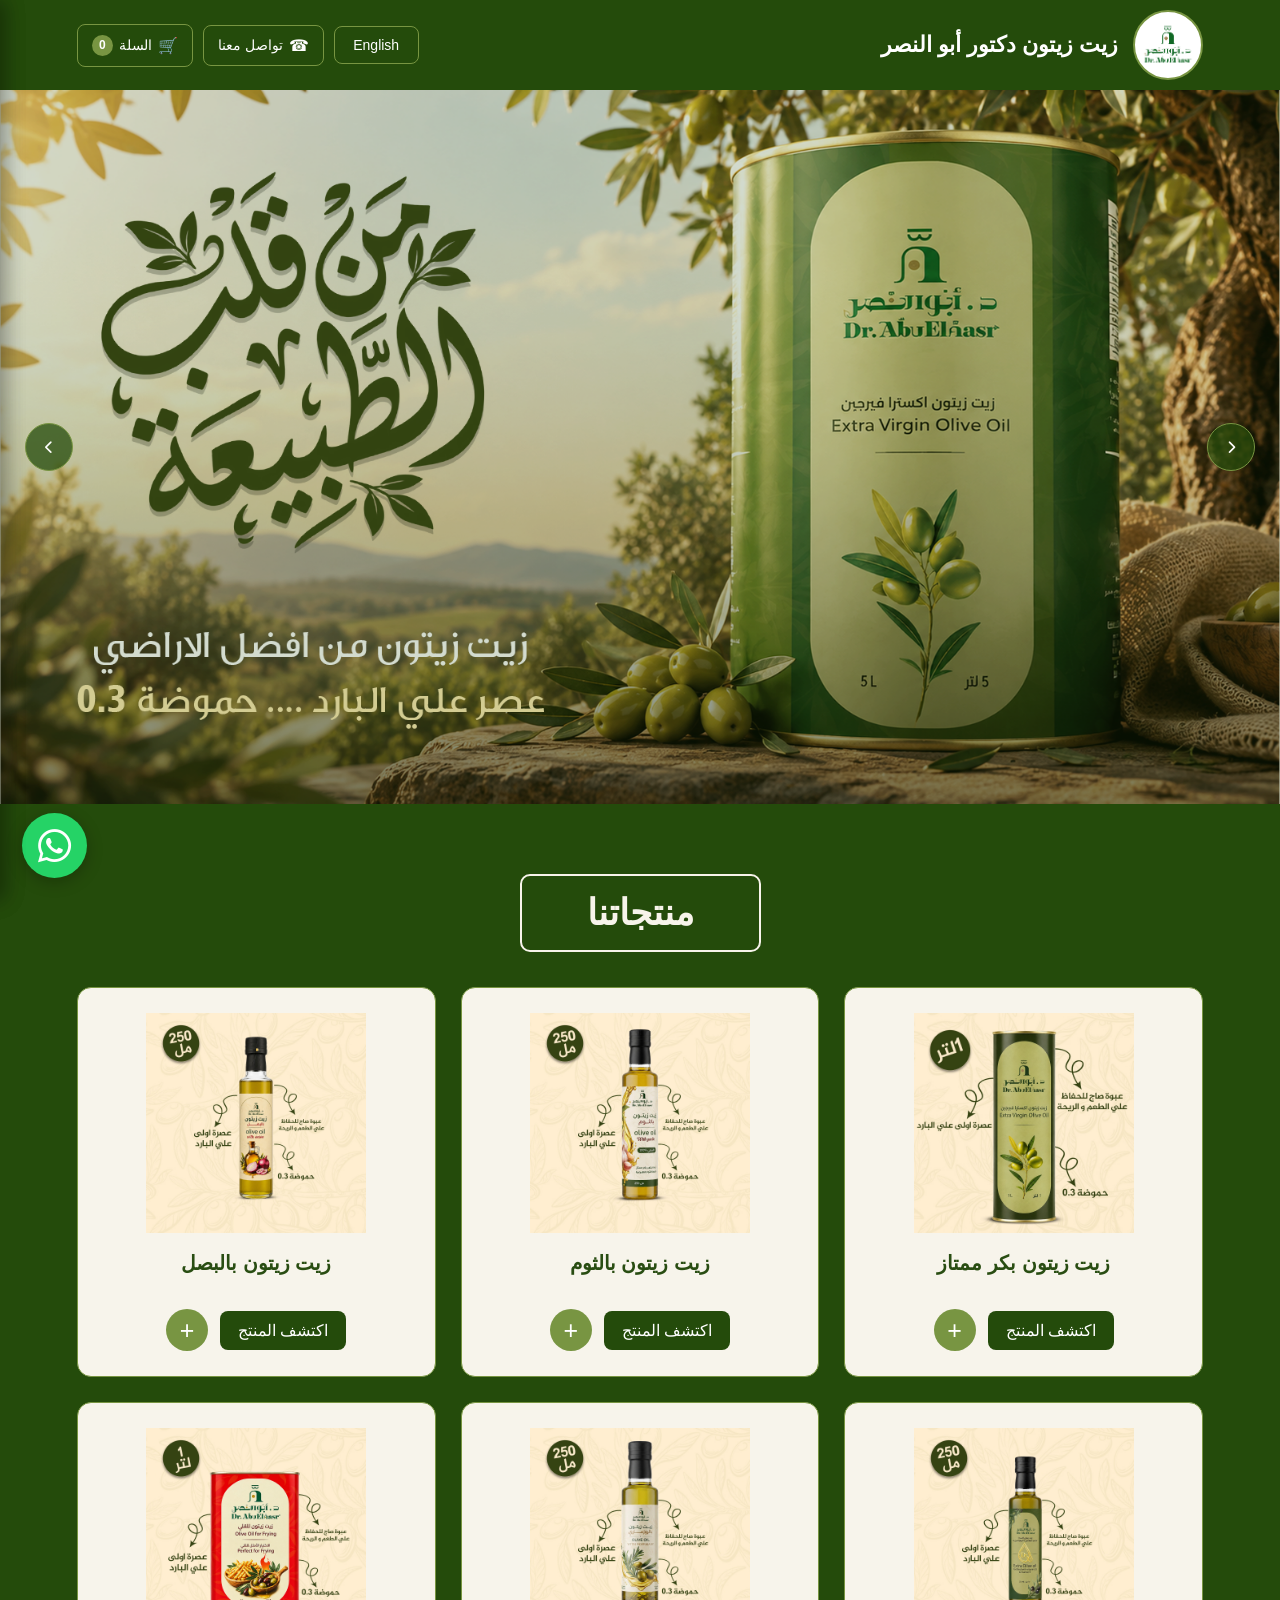
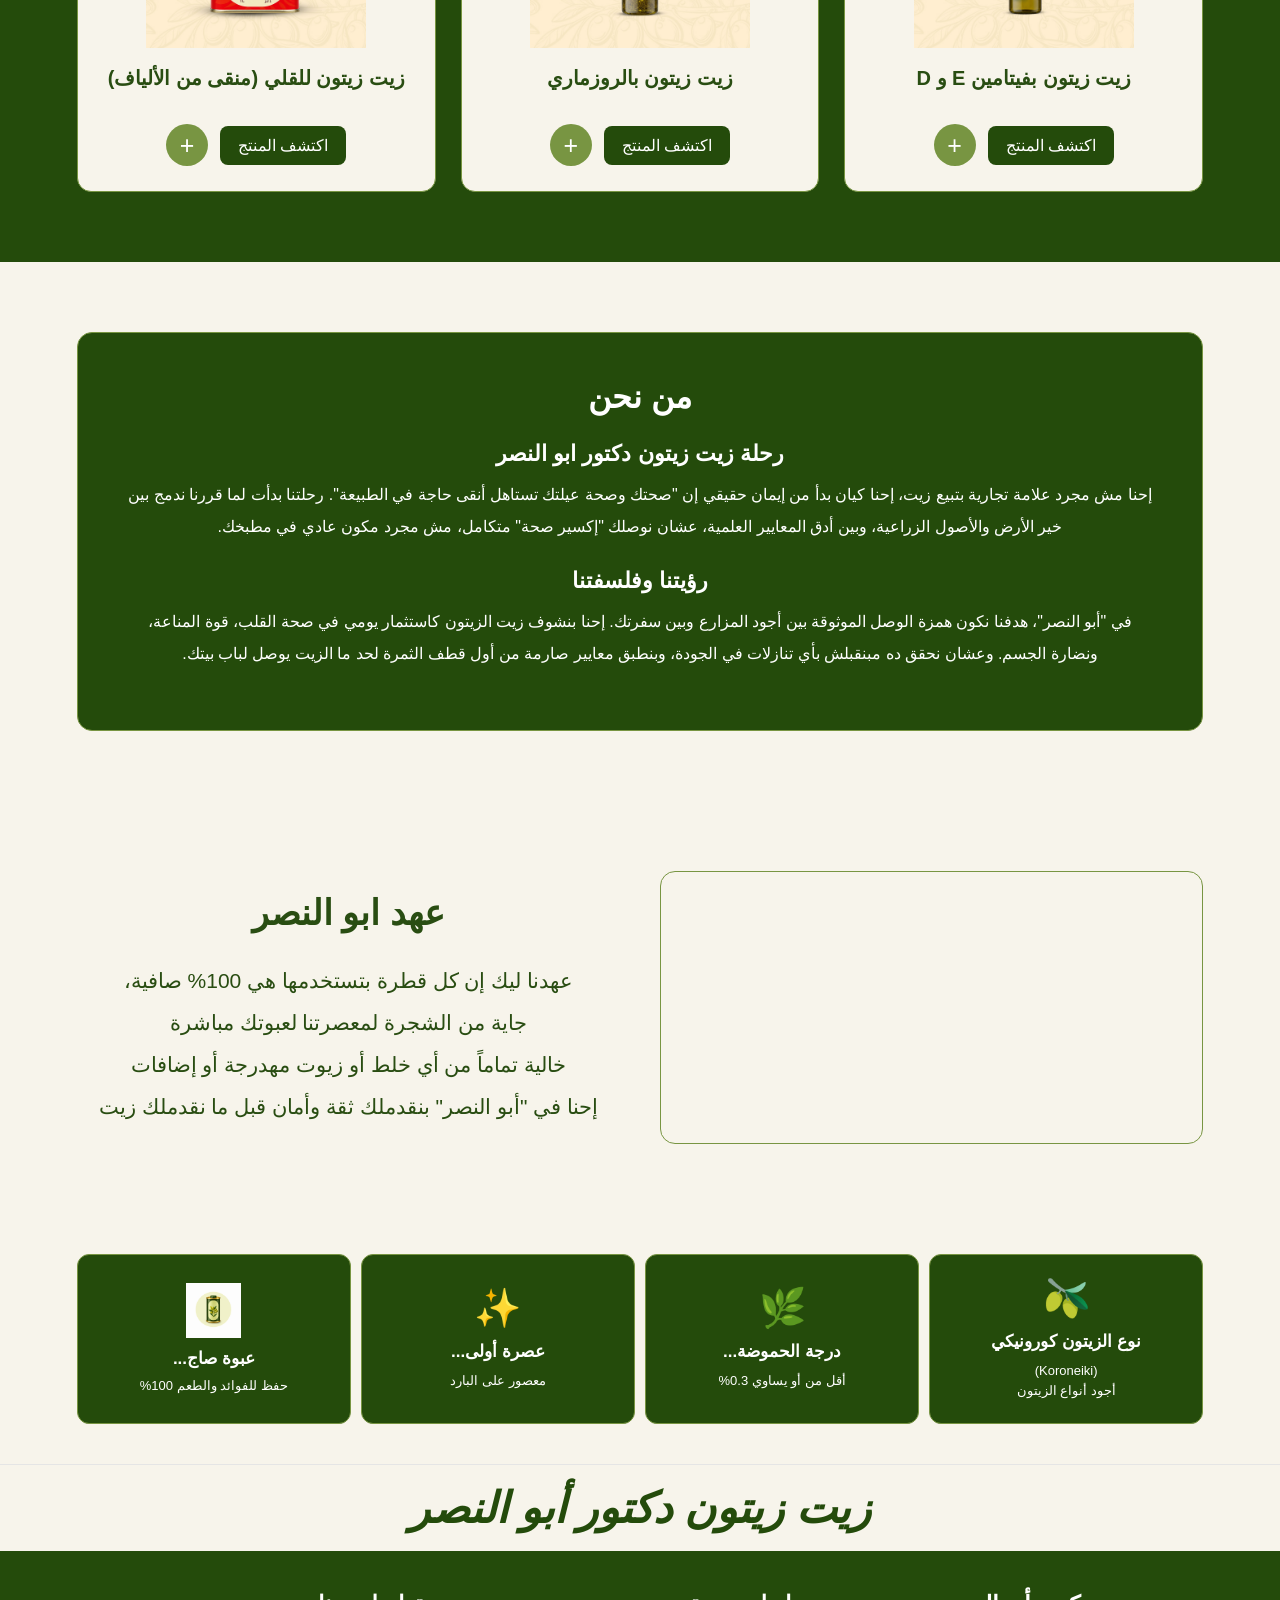
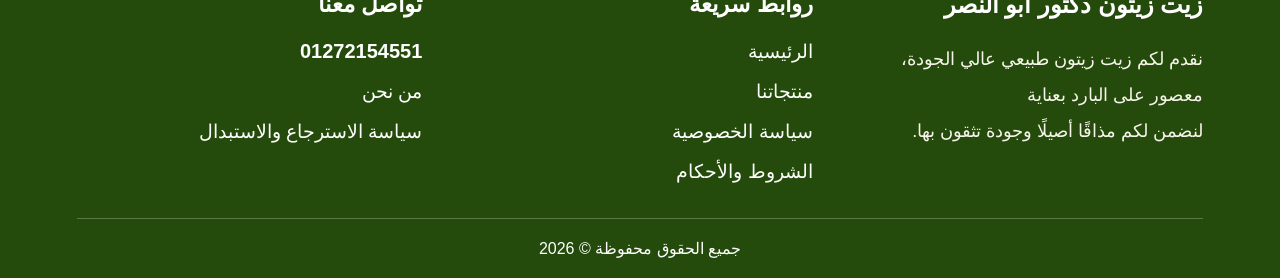
<file: index.html>
<!DOCTYPE html>
<html lang="ar" dir="rtl">

<head>

    <meta charset="UTF-8">
    <meta name="viewport" content="width=device-width, initial-scale=1.0">

    <title>زيت زيتون دكتور أبو النصر</title>

    <link rel="stylesheet" href="style.css">

    <link rel="stylesheet"
          href="https://cdnjs.cloudflare.com/ajax/libs/font-awesome/6.5.2/css/all.min.css">

</head>


<body>


<!-- =========================
     HEADER
========================= -->

<header class="main-header">

    <div class="brand">

        <div class="logo">

            <img
                src="ابو النصر 1.png"
                alt="زيت زيتون دكتور أبو النصر">

        </div>

        <div
            class="brand-name"
            data-ar="زيت زيتون دكتور أبو النصر"
            data-en="Dr. Abu El Nasr Olive Oil">

            زيت زيتون دكتور أبو النصر

        </div>

    </div>


    <nav class="header-actions">

        <!-- LANGUAGE -->

        <button
            type="button"
            class="header-btn language-btn"
            id="languageBtn">

            <span id="languageText">
                English
            </span>

        </button>
   <!-- CONTACT -->
<div class="contact-dropdown-container">

    <button
        type="button"
        class="header-btn contact-btn"
        id="contactBtn"
        aria-expanded="false"
        aria-controls="contactMenu">

        <span class="phone-icon">☎</span>

        <span
            data-ar="تواصل معنا"
            data-en="Contact Us">
            تواصل معنا
        </span>

    </button>

    <div
        id="contactMenu"
        class="contact-dropdown"
        hidden>

        <a
            href="tel:+201272154551"
            data-ar="اتصال هاتفي"
            data-en="Call Us">
            اتصال هاتفي
        </a>

        <a
            href="https://wa.me/201277371995"
            target="_blank"
            rel="noopener noreferrer"
            data-ar="تواصل عبر واتساب"
            data-en="WhatsApp">
            تواصل عبر واتساب
        </a>

    </div>

</div>


        <!-- CART -->

        <button
            type="button"
            class="header-btn cart-btn"
            id="cartBtn">

            <span class="cart-icon">
                🛒
            </span>

            <span
                data-ar="السلة"
                data-en="Cart">

                السلة

            </span>

            <span
                class="cart-count"
                id="cartCount">

                0

            </span>

        </button>

    </nav>

</header>






       <!-- =========================
     HERO
========================= -->

<section class="hero">

    <div class="hero-slider">

        <!-- HERO 1 -->
        <div class="hero-slide active">

            <img
                src="زيت الزيتون بانر-03.svg"
                alt="Dr. Abu El Nasr Olive Oil">

        </div>


        <!-- HERO 2 -->
        <div class="hero-slide">

            <img
                src="زيت الزيتون بانر-04.svg"
                alt="Dr. Abu El Nasr Olive Oil">

        </div>


        <!-- HERO 3 -->
        <div class="hero-slide">

            <img
                src="زيت الزيتون بانر-02.svg"
                alt="Dr. Abu El Nasr Olive Oil">

        </div>


        <!-- HERO 4 -->
        <div class="hero-slide">

            <img
                src="زيت الزيتون بانر-01.svg"
                alt="Dr. Abu El Nasr Olive Oil">

        </div>


        <!-- HERO ARROWS -->

        <button
            type="button"
            class="hero-arrow hero-prev"
            id="heroPrev"
            aria-label="Previous Slide">

            <i class="fa-solid fa-chevron-right"></i>

        </button>


        <button
            type="button"
            class="hero-arrow hero-next"
            id="heroNext"
            aria-label="Next Slide">

            <i class="fa-solid fa-chevron-left"></i>

        </button>

    </div>

</section>


    



<!-- =========================
     PRODUCTS
========================= -->

<section
    class="products-section"
    id="products">


    <h2
        data-ar="منتجاتنا"
        data-en="Our Products">

        منتجاتنا

    </h2>


    <div class="products-container">


        <!-- PRODUCT 1 -->

        <div class="product-card">

            <img
                src="1liter.jpeg"
                alt="زيت زيتون بكر ممتاز">


            <h3
                data-ar="زيت زيتون بكر ممتاز"
                data-en="Extra Virgin Olive Oil">

                زيت زيتون بكر ممتاز

            </h3>


            <div class="product-actions">

                <a
                    href="virgin oil.html"
                    data-ar="اكتشف المنتج"
                    data-en="Discover Product">

                    اكتشف المنتج

                </a>


                <button
                    type="button"
                    class="add-product-btn"
                    data-product-id="virgin-oil"
                    data-product="زيت زيتون بكر ممتاز"
                    data-product-en="Extra Virgin Olive Oil">

                    +

                </button>

            </div>

        </div>



        <!-- PRODUCT 2 -->

        <div class="product-card">

            <img
                src="توم زيت زيتون.jpg"
                alt="زيت زيتون بالثوم">


            <h3
                data-ar="زيت زيتون بالثوم"
                data-en="Garlic Infused Olive Oil">

                زيت زيتون بالثوم

            </h3>


            <div class="product-actions">

                <a
                    href="garlic-oil.html"
                    data-ar="اكتشف المنتج"
                    data-en="Discover Product">

                    اكتشف المنتج

                </a>


                <button
                    type="button"
                    class="add-product-btn"
                    data-product-id="garlic-oil"
                    data-product="زيت زيتون بالثوم"
                    data-product-en="Garlic Infused Olive Oil">

                    +

                </button>

            </div>

        </div>



        <!-- PRODUCT 3 -->

        <div class="product-card">

            <img
                src="زيت زيتون بصل.jpg"
                alt="زيت زيتون بالبصل">


            <h3
                data-ar="زيت زيتون بالبصل"
                data-en="Onion Infused Olive Oil">

                زيت زيتون بالبصل

            </h3>


            <div class="product-actions">

                <a
                    href="onion oil.html"
                    data-ar="اكتشف المنتج"
                    data-en="Discover Product">

                    اكتشف المنتج

                </a>


                <button
                    type="button"
                    class="add-product-btn"
                    data-product-id="onion-oil"
                    data-product="زيت زيتون بالبصل"
                    data-product-en="Onion Infused Olive Oil">

                    +

                </button>

            </div>

        </div>



        <!-- PRODUCT 4 -->

        <div class="product-card">

            <img
                src="4.jpg"
                alt="زيت زيتون بفيتامين E و D">


            <h3
                data-ar="زيت زيتون بفيتامين E و D"
                data-en="Olive Oil with Vitamin E & D">

                زيت زيتون بفيتامين E و D

            </h3>


            <div class="product-actions">

                <a
                    href="vitamin oil.html"
                    data-ar="اكتشف المنتج"
                    data-en="Discover Product">

                    اكتشف المنتج

                </a>


                <button
                    type="button"
                    class="add-product-btn"
                    data-product-id="vitamin-oil"
                    data-product="زيت زيتون بفيتامين E و D"
                    data-product-en="Olive Oil with Vitamin E & D">

                    +

                </button>

            </div>

        </div>



        <!-- PRODUCT 5 -->

        <div class="product-card">

            <img
                src="زيت زيتون روزماري.jpg"
                alt="زيت زيتون بالروزماري">


            <h3
                data-ar="زيت زيتون بالروزماري"
                data-en="Rosemary Infused Olive Oil">

                زيت زيتون بالروزماري

            </h3>


            <div class="product-actions">

                <a
                    href="rosemary oil.html"
                    data-ar="اكتشف المنتج"
                    data-en="Discover Product">

                    اكتشف المنتج

                </a>


                <button
                    type="button"
                    class="add-product-btn"
                    data-product-id="rosemary-oil"
                    data-product="زيت زيتون بالروزماري"
                    data-product-en="Rosemary Infused Olive Oil">

                    +

                </button>

            </div>

        </div>



        <!-- PRODUCT 6 -->

        <div class="product-card">

            <img
                src="زيت للقلي 1 لتر.jpg"
                alt="زيت زيتون للقلي">


            <h3
                data-ar="زيت زيتون للقلي (منقى من الألياف)"
                data-en="Olive Oil for Frying (Fiber Purified)">

                زيت زيتون للقلي (منقى من الألياف)

            </h3>


            <div class="product-actions">

                <a
                    href="frying oil.html"
                    data-ar="اكتشف المنتج"
                    data-en="Discover Product">

                    اكتشف المنتج

                </a>


                <button
                    type="button"
                    class="add-product-btn"
                    data-product-id="frying-oil"
                    data-product="زيت زيتون للقلي (منقى من الألياف)"
                    data-product-en="Olive Oil for Frying (Fiber Purified)">

                    +

                </button>

            </div>

        </div>


    </div>

</section>



<!-- =========================
     ABOUT US
========================= -->

<section class="about-section"
    id= "about">

    <div class="about-box">


        <!-- ARABIC -->

        <div class="about-ar">

            <h2>
                من نحن
            </h2>


            <h3>
                رحلة زيت زيتون دكتور ابو النصر
            </h3>


            <p>
                إحنا مش مجرد علامة تجارية بتبيع زيت،
                إحنا كيان بدأ من إيمان حقيقي إن
                "صحتك وصحة عيلتك تستاهل أنقى حاجة في الطبيعة".
                رحلتنا بدأت لما قررنا ندمج بين خير الأرض والأصول الزراعية،
                وبين أدق المعايير العلمية، عشان نوصلك "إكسير صحة" متكامل،
                مش مجرد مكون عادي في مطبخك.
            </p>


            <h3>
                رؤيتنا وفلسفتنا
            </h3>


            <p>
                في "أبو النصر"، هدفنا نكون همزة الوصل الموثوقة بين أجود المزارع
                وبين سفرتك. إحنا بنشوف زيت الزيتون كاستثمار يومي في صحة القلب،
                قوة المناعة، ونضارة الجسم.
                وعشان نحقق ده مبنقبلش بأي تنازلات في الجودة،
                وبنطبق معايير صارمة من أول قطف الثمرة لحد ما الزيت يوصل لباب بيتك.
            </p>

        </div>



        <!-- ENGLISH -->

        <div class="about-en">

            <h2>
                About Us
            </h2>


            <h3>
                The Journey of Dr. Abu El-Nasr Olive Oil
            </h3>


            <p>
                We are not just a brand that sells olive oil.
                We are an entity built on a genuine belief that
                "your health and your family's health deserve the purest
                that nature has to offer."
                Our journey began when we decided to combine the goodness
                of the land and agricultural heritage with the highest
                scientific standards, to bring you a complete "elixir of health",
                not just an ordinary ingredient in your kitchen.
            </p>


            <h3>
                Our Vision & Philosophy
            </h3>


            <p>
                At "Abu El-Nasr", our goal is to be the trusted bridge between
                the finest farms and your table.
                We see olive oil as a daily investment in heart health,
                strong immunity, and overall wellness.
                To achieve this, we never compromise on quality and apply
                strict standards from the moment the fruit is picked
                until the oil reaches your doorstep.
            </p>

        </div>

    </div>

</section>



<!-- =========================
     QUALITY VIDEO
========================= -->

<section class="quality-video-section">

    <div class="quality-video-container">


        <div class="quality-video">

            <video
                id="qualityVideo"
                src="VID-20260821-WA0030.mp4"
                autoplay
                muted
                loop
                playsinline>
            </video>

        </div>


        <div class="quality-text quality-ar">

            <h2>
                عهد ابو النصر
            </h2>


            <p>
           عهدنا ليك إن كل قطرة بتستخدمها هي 100% صافية،
                <br>جاية من الشجرة لمعصرتنا لعبوتك مباشرة <br>خالية تماماً من أي خلط أو زيوت مهدرجة أو إضافات<br>
             إحنا في "أبو النصر" بنقدملك ثقة وأمان قبل ما نقدملك زيت<br>
             
                
            </p>

        </div>


        <div class="quality-text quality-en">

            <h2>
             The Abu El Nasr Promise
            </h2>


            <p>Our promise to you is that every drop is pure and carefully <br>
                handled from the olive tree to our mill and then to your bottle,<br>
                
                without unnecessary mixing or artificial additives.<br>
                At Abu El Nasr, Trust and safety, served before oil.
            </p>

        </div>

    </div>

</section>



<!-- =========================
     QUALITY CARDS
========================= -->

<section class="quality-cards-section">

    <div class="quality-cards-container">


        <div class="quality-card">

            <div class="quality-icon">
                🫒
            </div>


            <div>

                <h3
                    data-ar="نوع الزيتون كورونيكي"
                    data-en="KORONEIKI Olive Type">

                    نوع الزيتون كورونيكي

                </h3>


                <p
                    data-ar="(Koroneiki)"
                    data-en="(Koroneiki)">

                    (Koroneiki)

                </p>


                <p
                    data-ar="أجود أنواع الزيتون"
                    data-en="One of the finest olive types">

                    أجود أنواع الزيتون

                </p>

            </div>

        </div>



        <div class="quality-card">

            <div class="quality-icon">
                🌿
            </div>


            <div>

                <h3
                    data-ar="درجة الحموضة..."
                    data-en="Acidity Level...">

                    درجة الحموضة...

                </h3>


                <p
                    data-ar="أقل من أو يساوي 0.3%"
                    data-en="Less than or equal to 0.3%">

                    أقل من أو يساوي 0.3%

                </p>

            </div>

        </div>



        <div class="quality-card">

            <div class="quality-icon">
                ✨
            </div>


            <div>

                <h3
                    data-ar="عصرة أولى..."
                    data-en="First Pressing...">

                    عصرة أولى...

                </h3>


                <p
                    data-ar="معصور على البارد"
                    data-en="Cold Pressed">

                    معصور على البارد

                </p>

            </div>

        </div>



        <div class="quality-card">

            <img
                src="tin-icon.png"
                class="tin-icon"
                alt="عبوة صاج">


            <div
                class="package-name"
                data-ar="عبوة صاج..."
                data-en="Tin Can...">

                عبوة صاج...

            </div>


            <div
                class="package-description"
                data-ar="حفظ للفوائد والطعم 100%"
                data-en="Preserves 100% of the benefits and taste">

                حفظ للفوائد والطعم 100%

            </div>

        </div>


    </div>

</section>




<!-- =========================
     FOOTER
========================= -->

<!-- FOOTER BRAND STRIP -->
<div class="footer-brand-strip">
    <span class="footer-ar">زيت زيتون دكتور أبو النصر</span>
    <span class="footer-en">Dr. Abu El Nasr Olive Oil</span>
</div>

<!-- MAIN FOOTER -->
<footer class="site-footer">

    <div class="footer-main">

        <!-- RIGHT: BRAND -->
        <div class="footer-brand">

            <h3 class="footer-brand-name">
                <span class="footer-ar">زيت زيتون دكتور أبو النصر</span>
                <span class="footer-en">Dr. Abu El Nasr Olive Oil</span>
            </h3>

            <p class="footer-description">
                <span class="footer-ar">
                    نقدم لكم زيت زيتون طبيعي عالي الجودة،
                    معصور على البارد بعناية<br>
                    لنضمن لكم مذاقًا أصيلًا وجودة تثقون بها.
                </span>

                <span class="footer-en">
                    We offer high-quality natural olive oil,
                    carefully cold-pressed <br>
                    to ensure authentic taste and quality you can trust.
                </span>
            </p>

           
        </div>


        <!-- CENTER: QUICK LINKS -->
        <div class="footer-quick-links">

            <h3>
                <span class="footer-ar">روابط سريعة</span>
                <span class="footer-en">Quick Links</span>
            </h3>

            <a href="index.html">
                <span class="footer-ar">الرئيسية</span>
                <span class="footer-en">Home</span>
            </a>

            <a href="index.html#products">
                <span class="footer-ar">منتجاتنا</span>
                <span class="footer-en">Our Products</span>
            </a>

            <a href="privacy.html">
                <span class="footer-ar">سياسة الخصوصية</span>
                <span class="footer-en">Privacy Policy</span>
            </a>

            <a href="terms.html">
                <span class="footer-ar">الشروط والأحكام</span>
                <span class="footer-en">Terms & Conditions</span>
            </a>

        </div>


        <!-- LEFT: CONTACT -->
        <div class="footer-contact-links">

            <h3>
                <span class="footer-ar">تواصل معنا</span>
                <span class="footer-en">Contact Us</span>
            </h3>

            <a href="tel:+201272154551" class="footer-phone">
                01272154551
            </a>

            <a href="index.html#about">
                <span class="footer-ar">من نحن</span>
                <span class="footer-en">About Us</span>
            </a>

            <a href="return-policy.html">
                <span class="footer-ar">سياسة الاسترجاع والاستبدال</span>
                <span class="footer-en">Return & Exchange Policy</span>
            </a>

        </div>

    </div>


    <!-- COPYRIGHT -->
    <div class="footer-bottom">

        <p>
            <span class="footer-ar">جميع الحقوق محفوظة © 2026</span>
            <span class="footer-en">All Rights Reserved © 2026</span>
        </p>

        <button
            type="button"
            class="dashboard-access"
            id="dashboardAccess">

            <span class="footer-ar">لوحة التحكم</span>
            <span class="footer-en">Dashboard</span>

        </button>

    </div>

</footer>
<!-- =========================
     WHATSAPP
========================= -->

<a
    href="https://wa.me/201277371995"
    class="whatsapp-float"
    target="_blank"
    rel="noopener noreferrer"
    aria-label="تواصل معنا عبر واتساب">


    <span class="whatsapp-icon">

        <i class="fa-brands fa-whatsapp"></i>

    </span>


    <span
        class="whatsapp-text"
        data-ar="لأي استفسار، تواصل معنا"
        data-en="For any inquiry, contact us">

        لأي استفسار، تواصل معنا

    </span>

</a>



<!-- =========================
     PANEL OVERLAY
========================= -->

<div
    id="panelOverlay"
    class="panel-overlay">
</div>



<!-- =========================
     CART PANEL
========================= -->

<div
    class="overlay"
    id="cartOverlay">
</div>


<aside
    class="side-panel cart-panel"
    id="cartPanel">


    <button
        type="button"
        class="close-btn"
        id="closeCart">

        ×

    </button>


    <div class="panel-content">

        <h2
            data-ar="عربة التسوق"
            data-en="Shopping Cart">

            عربة التسوق

        </h2>
        <div class="cart-items" id="cartItems">
    <p class="empty-cart"
       data-ar="السلة فارغة حاليًا"
       data-en="Your cart is currently empty">
        السلة فارغة حاليًا
    </p>
</div>

<button
    class="clear-cart-btn"
    id="clearCartBtn"
    data-ar="حذف الكل"
    data-en="Clear All">
    حذف الكل
</button>

<div class="cart-footer">

    <div class="cart-total">
        <span data-ar="الإجمالي" data-en="Total">
            الإجمالي
        </span>

        <strong id="cartTotal">
            0 ج.م
        </strong>
    </div>

    <button
        class="checkout-btn"
        id="checkoutBtn"
        data-ar="إتمام الطلب"
        data-en="Checkout">
        إتمام الطلب
    </button>


</div>


       

    </div>

</aside>



<!-- =========================
     CONTACT PANEL
========================= -->

<aside
    id="contactPanel"
    class="side-panel contact-panel">


    <button
        type="button"
        class="close-btn"
        id="closeContact">

        ×

    </button>


    <div class="panel-content">


        <h2
            data-ar="تواصل معنا"
            data-en="Contact Us">

            تواصل معنا

        </h2>


        <form id="contactForm">


            <input
                type="text"
                id="contactName"
                placeholder="الاسم"
                data-placeholder-ar="الاسم"
                data-placeholder-en="Name">


            <input
                type="tel"
                id="contactPhone"
                placeholder="رقم الهاتف"
                data-placeholder-ar="رقم الهاتف"
                data-placeholder-en="Phone Number">


            <textarea
                id="contactMessage"
                placeholder="اكتب رسالتك"
                data-placeholder-ar="اكتب رسالتك"
                data-placeholder-en="Write your message"></textarea>


            <button
                type="submit"
                class="panel-submit"
                data-ar="إرسال"
                data-en="Send">

                إرسال

            </button>

        </form>

    </div>

</aside>



<!-- =========================
     ORDER MODAL
========================= -->

<div
    class="order-modal"
    id="orderModal">


    <div class="order-modal-content">


        <button
            type="button"
            class="close-order"
            id="closeOrder">

            ×

        </button>


        <h2
            data-ar="إتمام الطلب"
            data-en="Complete Order">

            إتمام الطلب

        </h2>


        <!-- ORDER SUMMARY -->

        <div
            class="order-summary"
            id="orderSummary">

        </div>


        <!-- CUSTOMER INFORMATION -->

        <div class="order-form">


            <input
                type="text"
                id="customerName"
                data-placeholder-ar="الاسم بالكامل"
                data-placeholder-en="Full Name"
                placeholder="الاسم بالكامل">


            <input
                type="tel"
                id="customerPhone"
                data-placeholder-ar="رقم الهاتف"
                data-placeholder-en="Phone Number"
                placeholder="رقم الهاتف">


            <select id="customerGovernorate">

                <option
                    value=""
                    data-ar="اختر المحافظة"
                    data-en="Select Governorate">

                    اختر المحافظة

                </option>

                <option value="Cairo">
                    القاهرة
                </option>

                <option value="Giza">
                    الجيزة
                </option>

                <option value="Alexandria">
                    الإسكندرية
                </option>

                <option value="Qalyubia">
                    القليوبية
                </option>

                <option value="Dakahlia">
                    الدقهلية
                </option>

                <option value="Sharqia">
                    الشرقية
                </option>

                <option value="Gharbia">
                    الغربية
                </option>

                <option value="Monufia">
                    المنوفية
                </option>

                <option value="Beheira">
                    البحيرة
                </option>

                <option value="Kafr El Sheikh">
                    كفر الشيخ
                </option>

                <option value="Damietta">
                    دمياط
                </option>

                <option value="Port Said">
                    بورسعيد
                </option>

                <option value="Ismailia">
                    الإسماعيلية
                </option>

                <option value="Suez">
                    السويس
                </option>

                <option value="Fayoum">
                    الفيوم
                </option>

                <option value="Beni Suef">
                    بني سويف
                </option>

                <option value="Minya">
                    المنيا
                </option>

                <option value="Assiut">
                    أسيوط
                </option>

                <option value="Sohag">
                    سوهاج
                </option>

                <option value="Qena">
                    قنا
                </option>

                <option value="Luxor">
                    الأقصر
                </option>

                <option value="Aswan">
                    أسوان
                </option>

                <option value="Red Sea">
                    البحر الأحمر
                </option>

                <option value="New Valley">
                    الوادي الجديد
                </option>

                <option value="North Sinai">
                    شمال سيناء
                </option>

                <option value="South Sinai">
                    جنوب سيناء
                </option>

                <option value="Matrouh">
                    مطروح
                </option>

            </select>


            <textarea
                id="customerAddress"
                data-placeholder-ar="العنوان بالتفصيل"
                data-placeholder-en="Full Address"
                placeholder="العنوان بالتفصيل"></textarea>


            <textarea
                id="customerNotes"
                data-placeholder-ar="ملاحظات إضافية (اختياري)"
                data-placeholder-en="Additional Notes (Optional)"
                placeholder="ملاحظات إضافية (اختياري)"></textarea>


            <!-- PAYMENT -->

            <div class="payment-methods">


                <h3
                    data-ar="طريقة الدفع"
                    data-en="Payment Method">

                    طريقة الدفع

                </h3>


                <label>

                    <input
                        type="radio"
                        name="paymentMethod"
                        value="cash"
                        checked>

                    <span
                        data-ar="الدفع عند الاستلام"
                        data-en="Cash on Delivery">

                        الدفع عند الاستلام

                    </span>

                </label>


                <label>

                    <input
                        type="radio"
                        name="paymentMethod"
                        value="card">

                    <span
                        data-ar="بطاقة بنكية"
                        data-en="Bank Card">

                        بطاقة بنكية

                    </span>

                </label>


                <label>

                    <input
                        type="radio"
                        name="paymentMethod"
                        value="wallet">

                    <span
                        data-ar="محفظة إلكترونية"
                        data-en="E-Wallet">

                        محفظة إلكترونية

                    </span>

                </label>

            </div>


            <!-- ORDER BUTTONS -->

            <div class="order-buttons">


                <button
                    type="button"
                    class="back-order-btn"
                    id="backOrderBtn"
                    data-ar="رجوع"
                    data-en="Back">

                    رجوع

                </button>


                <button
                    type="button"
                    class="confirm-order-btn"
                    id="confirmOrderBtn"
                    data-ar="إتمام الطلب"
                    data-en="Complete Order">

                    إتمام الطلب

                </button>

            </div>

        </div>

    </div>

</div>



<!-- =========================
     MAIN SCRIPT
========================= -->

<script src="script.js"></script>


</body>

</html>
</file>
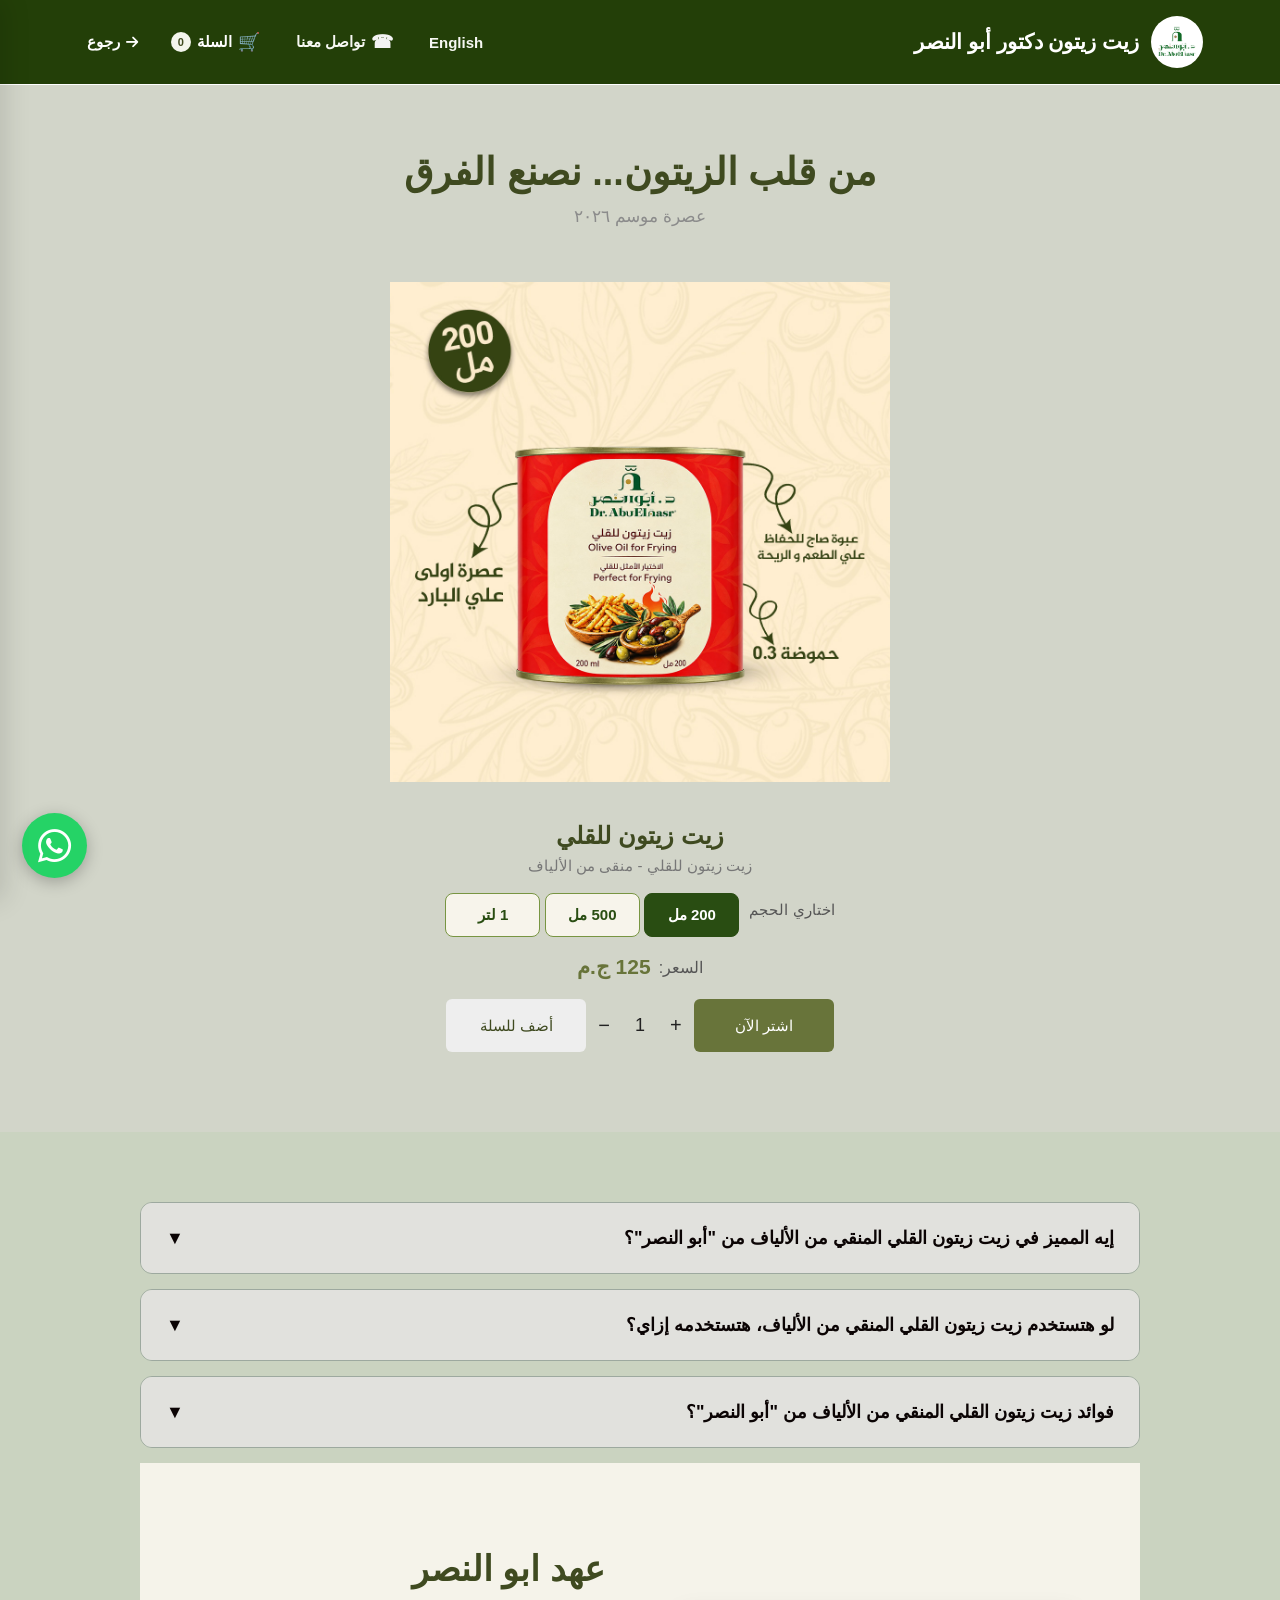
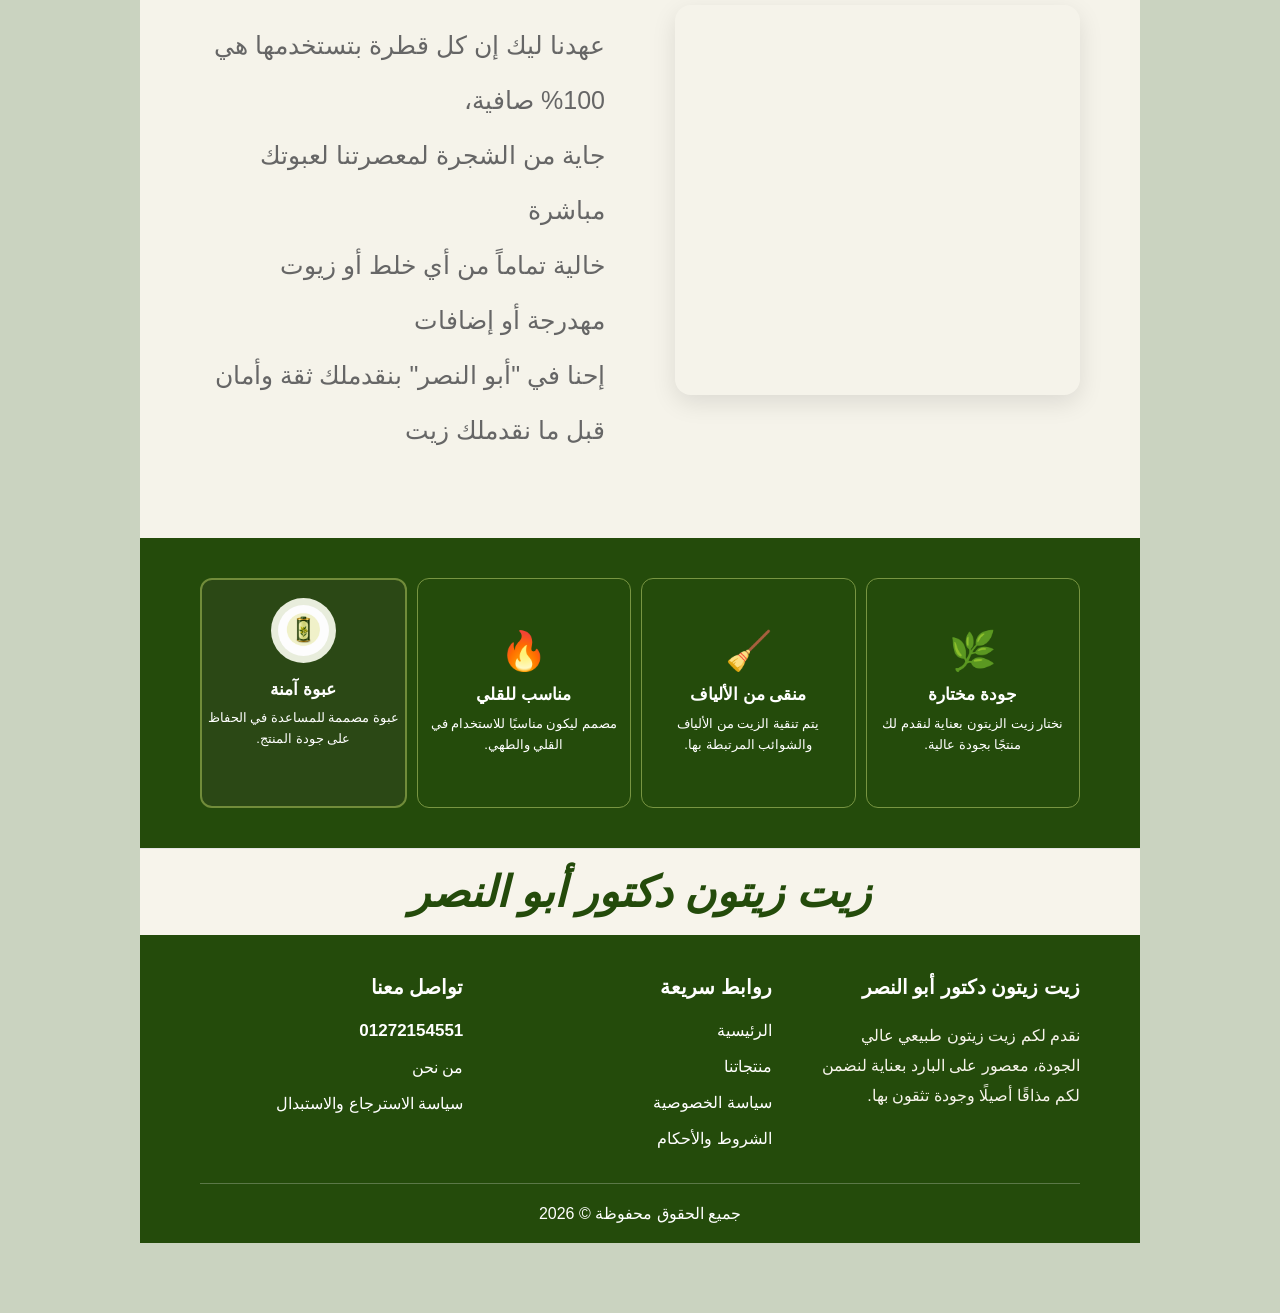
<file: frying oil.html>
<!DOCTYPE html>
<html lang="ar" dir="rtl">

<head>

    <meta charset="UTF-8">

    <meta name="viewport"
          content="width=device-width, initial-scale=1.0">

    <title>زيت زيتون للقلي - دكتور أبو النصر</title>

    <link rel="stylesheet"
          href="frying oil style.css">

    <link rel="stylesheet"
          href="https://cdnjs.cloudflare.com/ajax/libs/font-awesome/6.5.2/css/all.min.css">

</head>


<body>


<!-- =========================
     HEADER
========================= -->

  <header class="main-header">

    <!-- اللوجو واسم البراند -->
    <div class="brand">

        <div class="logo">
            <img src="ابو النصر 1.png" alt="زيت زيتون دكتور أبو النصر">
        </div>

        <div class="brand-name" data-ar="زيت زيتون دكتور أبو النصر"
            data-en="Dr. Abu El Nasr Olive Oil">
            زيت زيتون دكتور أبو النصر
        </div>

    </div>


    <!-- أزرار الـ Header -->
    <nav class="header-actions">

        <!-- اللغة -->
        <button class="header-btn language-btn" id="languageBtn">
            <span id="languageText">English</span>
        </button>


       


       <!-- CONTACT -->
<div class="contact-dropdown-container">

    <button
        type="button"
        class="header-btn contact-btn"
        id="contactBtn"
        aria-expanded="false"
        aria-controls="contactMenu">

        <span class="phone-icon">☎</span>

        <span
            data-ar="تواصل معنا"
            data-en="Contact Us">
            تواصل معنا
        </span>

    </button>

    <div
        id="contactMenu"
        class="contact-dropdown"
        hidden>

        <a
            href="tel:+201272154551"
            data-ar="اتصال هاتفي"
            data-en="Call Us">
            اتصال هاتفي
        </a>

        <a
            href="https://wa.me/201277371995"
            target="_blank"
            rel="noopener noreferrer"
            data-ar="تواصل عبر واتساب"
            data-en="WhatsApp">
            تواصل عبر واتساب
        </a>

    </div>

</div>
        <!-- السلة الأساسية -->
        <button class="header-btn cart-btn" id="cartBtn">

            <span class="cart-icon">🛒</span>

            <span data-ar="السلة" data-en="Cart">
                السلة
            </span>

            <span class="cart-count" id="cartCount">0</span>

        </button>


        <!-- زر الرجوع -->
        <button class="header-btn back-page-btn" id="pageBackBtn">

            <i class="fa-solid fa-arrow-right"></i>

            <span data-ar="رجوع" data-en="Back">
                رجوع
            </span>

        </button>

    </nav>

</header>
<!-- =========================
     HERO
========================= -->

<main>

<section class="hero">

    <div class="hero-content">


        <h1
            data-ar="من قلب الزيتون... نصنع الفرق"
            data-en="From the Heart of the Olive... We Make the Difference">

            من قلب الزيتون... نصنع الفرق

        </h1>


        <p class="hero-season"
           data-ar="عصرة موسم ٢٠٢٦"
           data-en="2026 Harvest Season">

            عصرة موسم ٢٠٢٦

        </p>



        <!-- PRODUCT -->

        <div class="hero-product">


            <div class="product-stage"
                 id="productStage">

                <img id="mainProductImage"
                   src="زيت للقلي 500 مل.jpg"
                     alt="زيت زيتون للقلي">

            </div>



            <h2 id="productName">

                زيت زيتون للقلي

            </h2>



            <p class="product-type"
               data-ar="زيت زيتون للقلي - منقى من الألياف"
               data-en="Olive Oil for Frying - Fiber Filtered">

                زيت زيتون للقلي - منقى من الألياف

            </p>



            <!-- SIZES -->

            <div
            class="product-sizes">
                   <div class="sizes-title"
                     data-ar="اختاري الحجم"
                     data-en="Choose Size">

                    اختاري الحجم

                </div>

    <div class="sizes-options">
        <button type="button" 
            class="size-btn active"
            data-size="small">
            200 مل
        </button>

        <button type="button" class="size-btn" data-size="half">
            500 مل
        </button>

        <button type="button" class="size-btn" data-size="one">
            1 لتر
        </button>
    </div>
</div>
            <!-- PRICE -->

            <div class="product-price">

                <span
                    data-ar="السعر:"
                    data-en="Price:">

                    السعر:

                </span>

                <strong id="productPrice">
                    0 ج.م
                </strong>

            </div>



            <!-- BUTTONS -->

            <div class="product-buttons">


                <button class="buy-btn"
                        id="buyNowBtn"
                        data-ar="اشتر الآن"
                        data-en="Buy Now">

                    اشتر الآن

                </button>



                <div class="quantity-control">

                    <button id="minusOneBtn"
                            type="button">

                        −

                    </button>


                    <span id="quantityValue">
                        1
                    </span>


                    <button id="plusOneBtn"
                            type="button">

                        +

                    </button>

                </div>



                <button class="add-cart-btn"
                        id="addCartBtn"
                        data-ar="أضف للسلة"
                        data-en="Add to Cart">

                    أضف للسلة

                </button>


            </div>


        </div>

    </div>

</section>

</main>




<!-- =========================
     CART PANEL
========================= -->

<div class="overlay" id="cartOverlay"></div>

    <aside class="side-panel cart-panel" id="cartPanel">

        <button class="close-btn" id="closeCart">
            ×
        </button>


        <div class="panel-content">

            <h2
                data-ar="عربة التسوق"
                data-en="Shopping Cart">

                عربة التسوق

            </h2>


            <div class="cart-items" id="cartItems">

                <p
                    class="empty-cart"
                    data-ar="السلة فارغة حاليًا"
                    data-en="Your cart is currently empty">

                    السلة فارغة حاليًا

                </p>

            </div>


            <div class="cart-footer">

                <div class="cart-total">

                    <span
                        data-ar="الإجمالي"
                        data-en="Total">

                        الإجمالي

                    </span>

                    <strong id="cartTotal">
                        0 ج.م
                    </strong>

                </div>


                <button
                    class="checkout-btn"
                    id="checkoutBtn"
                    data-ar="إتمام الطلب"
                    data-en="Checkout">

                    إتمام الطلب

                </button>

            </div>

        </div>

    </aside>



<!-- =========================
     ORDER MODAL
========================= -->

   <div class="order-modal" id="orderModal">

        <div class="order-box">

            <div class="order-header">

                <h2>
                    إتمام الطلب
                </h2>

            </div>


            <div class="order-summary">

                <div class="order-item">

                    <span>
                        زيت زيتون للقلي(منقى من الالياف) × 1
                    </span>

                    <span>
                        ٣٢٠ ج.م
                    </span>

                </div>


                <div class="order-total">

                    <strong>
                        الإجمالي
                    </strong>

                    <strong>
                        ٣٢٠ ج.م
                    </strong>

                </div>

            </div>


            <div class="order-form">

                <label for="fullName">
                    الاسم بالكامل
                </label>

                <input
                    type="text"
                    id="fullName"
                    placeholder="مثال: أحمد محمد"
                >


                <div class="form-row">

                    <div class="form-group">

                        <label for="phone">
                            رقم الهاتف
                        </label>

                        <input
                            type="tel"
                            id="phone"
                            placeholder="01xxxxxxxxx"
                        >

                    </div>


                    <div class="form-group">

                        <label for="governorate">
                            المحافظة
                        </label>

                        <select id="governorate">

                            <option value="">
                                اختر المحافظة
                            </option>

                            <option>القاهرة</option>
                            <option>الجيزة</option>
                            <option>الإسكندرية</option>
                            <option>القليوبية</option>
                            <option>الدقهلية</option>
                            <option>الشرقية</option>
                            <option>الغربية</option>
                            <option>المنوفية</option>
                            <option>البحيرة</option>
                            <option>كفر الشيخ</option>
                            <option>دمياط</option>
                            <option>بورسعيد</option>
                            <option>الإسماعيلية</option>
                            <option>السويس</option>
                            <option>شمال سيناء</option>
                            <option>جنوب سيناء</option>
                            <option>البحر الأحمر</option>
                            <option>مطروح</option>
                            <option>الوادي الجديد</option>
                            <option>الفيوم</option>
                            <option>بني سويف</option>
                            <option>المنيا</option>
                            <option>أسيوط</option>
                            <option>سوهاج</option>
                            <option>قنا</option>
                            <option>الأقصر</option>
                            <option>أسوان</option>

                        </select>

                    </div>

                </div>


                <label for="address">
                    العنوان بالتفصيل
                </label>

                <textarea
                    id="address"
                    placeholder="الشارع، رقم العمارة، الحي، علامة مميزة">
                </textarea>


                <label for="notes">
                    ملاحظات (اختياري)
                </label>

                <textarea
                    id="notes"
                    placeholder="مثال: التسليم مساءً">
                </textarea>


                <div class="payment-section">

                    <h3>
                        طريقة الدفع
                    </h3>


                    <label class="payment-option">

                        <input
                            type="radio"
                            name="payment"
                            value="cash"
                            checked
                        >

                        <span>
                            💵 الدفع عند الاستلام (كاش)
                        </span>

                    </label>


                    <label class="payment-option">

                        <input
                            type="radio"
                            name="payment"
                            value="card"
                        >

                        <span>
                            💳 بطاقة ائتمان / فيزا
                        </span>

                    </label>


                    <label class="payment-option">

                        <input
                            type="radio"
                            name="payment"
                            value="wallet"
                        >

                        <span>
                            📱 محفظة إلكترونية
                        </span>

                    </label>

                </div>


                <div class="order-buttons">

                    <button
                        type="button"
                        class="back-btn"
                        id="backBtn">

                        رجوع

                    </button>


                    <button
                        type="button"
                        class="confirm-btn"
                        id="confirmOrderBtn">

                        تأكيد الطلب

                    </button>

                </div>

            </div>

        </div>

    </div>





<!-- =========================
     FAQ
========================= -->

<section

 class="faq-section" id="faq">
<div class="faq-container">
    <!-- QUESTION 1 -->

<div class="faq-item">

    <button class="faq-question">

        <span
            data-ar='إيه المميز في زيت زيتون القلي المنقي من الألياف من "أبو النصر"؟'
            data-en='What makes Abu El Nasr Fiber-Filtered Frying Olive Oil special?'>

            إيه المميز في زيت زيتون القلي المنقي من الألياف من "أبو النصر"؟

        </span>

        <span class="faq-arrow">
            ▼
        </span>

    </button>


    <div class="faq-answer">

        <div class="faq-ar">

            <p>
                إنه لا يمكن القلي بزيت الزيتون بسبب وجود الألياف اللي بتتحرق سريعًا؛ لذلك تم ابتكار نوع مصفى من الألياف خصيصًا ليتحمل درجات الحرارة العالية، عشان تقلي وتستمتع بالقرمشة وصحتك في نفس الوقت بدون أي قلق.
            </p>

        </div>


        <div class="faq-en">

            <p>
                Frying with olive oil is considered unsuitable because of the fibers that burn quickly. Therefore, a type filtered from fibers was developed specifically to withstand high temperatures, so you can fry and enjoy crispy food while caring for your health without worry.
            </p>

        </div>

    </div>

</div>


<!-- QUESTION 2 -->

<div class="faq-item">

    <button class="faq-question">

        <span
            data-ar="لو هتستخدم زيت زيتون القلي المنقي من الألياف، هتستخدمه إزاي؟"
            data-en="How should you use fiber-filtered frying olive oil?">

            لو هتستخدم زيت زيتون القلي المنقي من الألياف، هتستخدمه إزاي؟

        </span>

        <span class="faq-arrow">
            ▼
        </span>

    </button>


    <div class="faq-answer">

        <div class="faq-ar">

            <p>
                استخدمه بكل ثقة في عمليات القلي المختلفة (مثل القلي الخفيف أو العميق حسب الحاجة) كبديل صحي تمامًا للزيوت المهدرجة، مع الاستمتاع بقرمشة الأكل وفوائد زيت الزيتون الأصلية.
            </p>

        </div>


        <div class="faq-en">

            <p>
                Use it confidently for different frying methods, such as shallow or deep frying as needed, as a healthier alternative to hydrogenated oils, while enjoying crispy food and the original benefits of olive oil.
            </p>

        </div>

    </div>

</div>


<!-- QUESTION 3: BENEFITS -->

<div class="faq-item">

    <button class="faq-question">

        <span
            data-ar='فوائد زيت زيتون القلي المنقي من الألياف من "أبو النصر"؟'
            data-en='What are the benefits of Abu El Nasr Fiber-Filtered Frying Olive Oil?'>

            فوائد زيت زيتون القلي المنقي من الألياف من "أبو النصر"؟

        </span>

        <span class="faq-arrow">
            ▼
        </span>

    </button>


    <div class="faq-answer">

        <div class="faq-ar">

            <p>
                يتيح لك الحصول على كل فوائد زيت الزيتون العظيمة (مقاومة الالتهابات، حماية الشرايين، وخفض الأنسولين) حتى أثناء طهي الأكل المقلي، بدون أضرار الزيوت النباتية الضارة.
            </p>

        </div>


        <div class="faq-en">

            <p>
                It allows you to enjoy the many benefits of olive oil, including fighting inflammation, protecting the arteries, and lowering insulin, even when preparing fried foods, without the harmful effects of unhealthy vegetable oils.
            </p>

        </div>

    </div>
</div>
   
<!-- =========================
     QUALITY VIDEO
========================= -->

<section class="quality-video-section"><div class="quality-video-container">


    <div class="quality-video">

        <video
            id="qualityVideo"
            src="VID-20260821-WA0030.mp4"
            autoplay
            muted
            loop
            playsinline>
        </video>

    </div>


  <div class="quality-text quality-ar">

            <h2>
                عهد ابو النصر
            </h2>


            <p>
           عهدنا ليك إن كل قطرة بتستخدمها هي 100% صافية،
                <br>جاية من الشجرة لمعصرتنا لعبوتك مباشرة <br>خالية تماماً من أي خلط أو زيوت مهدرجة أو إضافات<br>
             إحنا في "أبو النصر" بنقدملك ثقة وأمان قبل ما نقدملك زيت<br>
             
                
            </p>

        </div>


        <div class="quality-text quality-en">

            <h2>
             The Abu El Nasr Promise
            </h2>


            <p>Our promise to you is that every drop is pure and carefully <br>
                handled from the olive tree to our mill and then to your bottle,<br>
                
                without unnecessary mixing or artificial additives.<br>
                At Abu El Nasr, Trust and safety, served before oil.
            </p>

        </div>

    </div>


</section>



<!-- =========================
     QUALITY CARDS
========================= -->
<section class="quality-cards-section"><div class="quality-cards-container">


    <div class="quality-card">

        <div class="quality-icon">
            🌿
        </div>

        <div>

            <h3
                data-ar="جودة مختارة"
                data-en="Selected Quality">

                جودة مختارة

            </h3>

            <p
                data-ar="نختار زيت الزيتون بعناية لنقدم لك منتجًا بجودة عالية."
                data-en="We carefully select our olive oil to provide a high-quality product.">

                نختار زيت الزيتون بعناية لنقدم لك منتجًا بجودة عالية.

            </p>

        </div>

    </div>


    <div class="quality-card">

        <div class="quality-icon">
            🧹
        </div>

        <div>

            <h3
                data-ar="منقى من الألياف"
                data-en="Fiber Filtered">

                منقى من الألياف

            </h3>

            <p
                data-ar="يتم تنقية الزيت من الألياف والشوائب المرتبطة بها."
                data-en="The oil is filtered from fibers and associated particles.">

                يتم تنقية الزيت من الألياف والشوائب المرتبطة بها.

            </p>

        </div>

    </div>


    <div class="quality-card">

        <div class="quality-icon">
            🔥
        </div>

        <div>

            <h3
                data-ar="مناسب للقلي"
                data-en="Suitable for Frying">

                مناسب للقلي

            </h3>

            <p
                data-ar="مصمم ليكون مناسبًا للاستخدام في القلي والطهي."
                data-en="Designed to be suitable for frying and cooking.">

                مصمم ليكون مناسبًا للاستخدام في القلي والطهي.

            </p>

        </div>

    </div>


    <div class="quality-card">

        <img
            src="tin-icon.png"
            class="tin-icon"
            alt="عبوة صاج"
        >

        <div>

            <h3
                data-ar="عبوة آمنة"
                data-en="Safe Packaging">

                عبوة آمنة

            </h3>

            <p
                data-ar="عبوة مصممة للمساعدة في الحفاظ على جودة المنتج."
                data-en="Packaging designed to help preserve product quality.">

                عبوة مصممة للمساعدة في الحفاظ على جودة المنتج.

            </p>

        </div>

    </div>


</div>

</section>




<!-- FOOTER BRAND STRIP -->
<div class="footer-brand-strip">
    <span class="footer-ar">زيت زيتون دكتور أبو النصر</span>
    <span class="footer-en">Dr. Abu El Nasr Olive Oil</span>
</div>

<!-- MAIN FOOTER -->
<footer class="site-footer">

    <div class="footer-main">

        <!-- RIGHT: BRAND -->
        <div class="footer-brand">

            <h3 class="footer-brand-name">
                <span class="footer-ar">زيت زيتون دكتور أبو النصر</span>
                <span class="footer-en">Dr. Abu El Nasr Olive Oil</span>
            </h3>

            <p class="footer-description">
                <span class="footer-ar">
                    نقدم لكم زيت زيتون طبيعي عالي الجودة،
                    معصور على البارد بعناية لنضمن لكم مذاقًا أصيلًا وجودة تثقون بها.
                </span>

                <span class="footer-en">
                    We offer high-quality natural olive oil,
                    carefully cold-pressed to ensure authentic taste and quality you can trust.
                </span>
            </p>

        </div>


        <!-- CENTER: QUICK LINKS -->
        <div class="footer-quick-links">

            <h3>
                <span class="footer-ar">روابط سريعة</span>
                <span class="footer-en">Quick Links</span>
            </h3>

            <a href="index.html">
                <span class="footer-ar">الرئيسية</span>
                <span class="footer-en">Home</span>
            </a>

            <a href="index.html#products">
                <span class="footer-ar">منتجاتنا</span>
                <span class="footer-en">Our Products</span>
            </a>

            <a href="privacy.html">
                <span class="footer-ar">سياسة الخصوصية</span>
                <span class="footer-en">Privacy Policy</span>
            </a>

            <a href="terms.html">
                <span class="footer-ar">الشروط والأحكام</span>
                <span class="footer-en">Terms & Conditions</span>
            </a>

        </div>


        <!-- LEFT: CONTACT -->
        <div class="footer-contact-links">

            <h3>
                <span class="footer-ar">تواصل معنا</span>
                <span class="footer-en">Contact Us</span>
            </h3>

            <a href="tel:+201272154551" class="footer-phone">
                01272154551
            </a>

            <a href="index.html#about">
                <span class="footer-ar">من نحن</span>
                <span class="footer-en">About Us</span>
            </a>

            <a href="return-policy.html">
                <span class="footer-ar">سياسة الاسترجاع والاستبدال</span>
                <span class="footer-en">Return & Exchange Policy</span>
            </a>

        </div>

    </div>


    <!-- COPYRIGHT -->
    <div class="footer-bottom">

        <p>
            <span class="footer-ar">جميع الحقوق محفوظة © 2026</span>
            <span class="footer-en">All Rights Reserved © 2026</span>
        </p>

        <button
            type="button"
            class="dashboard-access"
            id="dashboardAccess">

            <span class="footer-ar">لوحة التحكم</span>
            <span class="footer-en">Dashboard</span>

        </button>

    </div>

</footer>
<!-- =========================
     WHATSAPP FLOAT
========================= -->

 <a
    href="https://wa.me/201277371995"
    class="whatsapp-float"
    target="_blank"
    rel="noopener noreferrer"
    aria-label="تواصل معنا عبر واتساب">

    <span class="whatsapp-icon">

        <i class="fa-brands fa-whatsapp"></i>

    </span>

    <span
        class="whatsapp-text"
        data-ar="لأي استفسار، تواصل معنا"
        data-en="For any inquiry, contact us">

        لأي استفسار، تواصل معنا

    </span>

</a>



<!-- =========================
     JAVASCRIPT
========================= -->

<script src="frying oil script.js"></script>
   


</body>

</html>
</file>
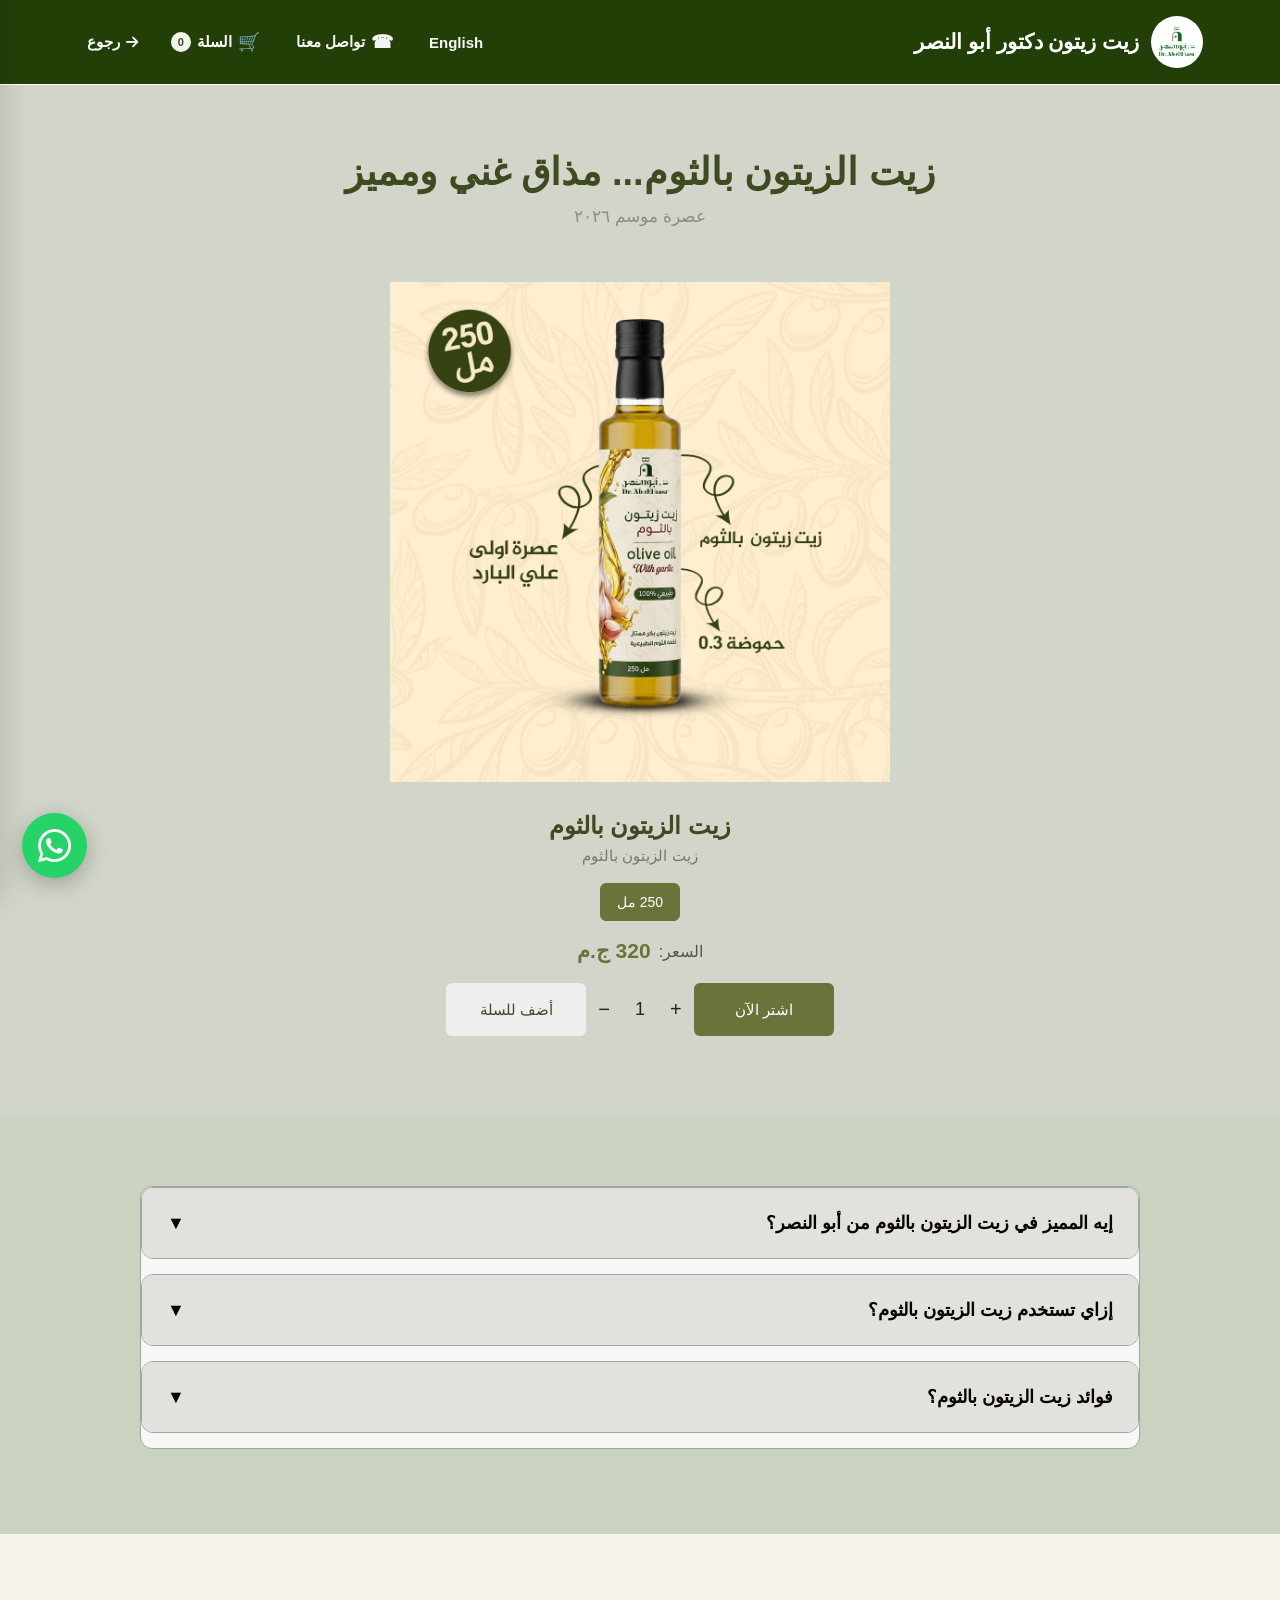
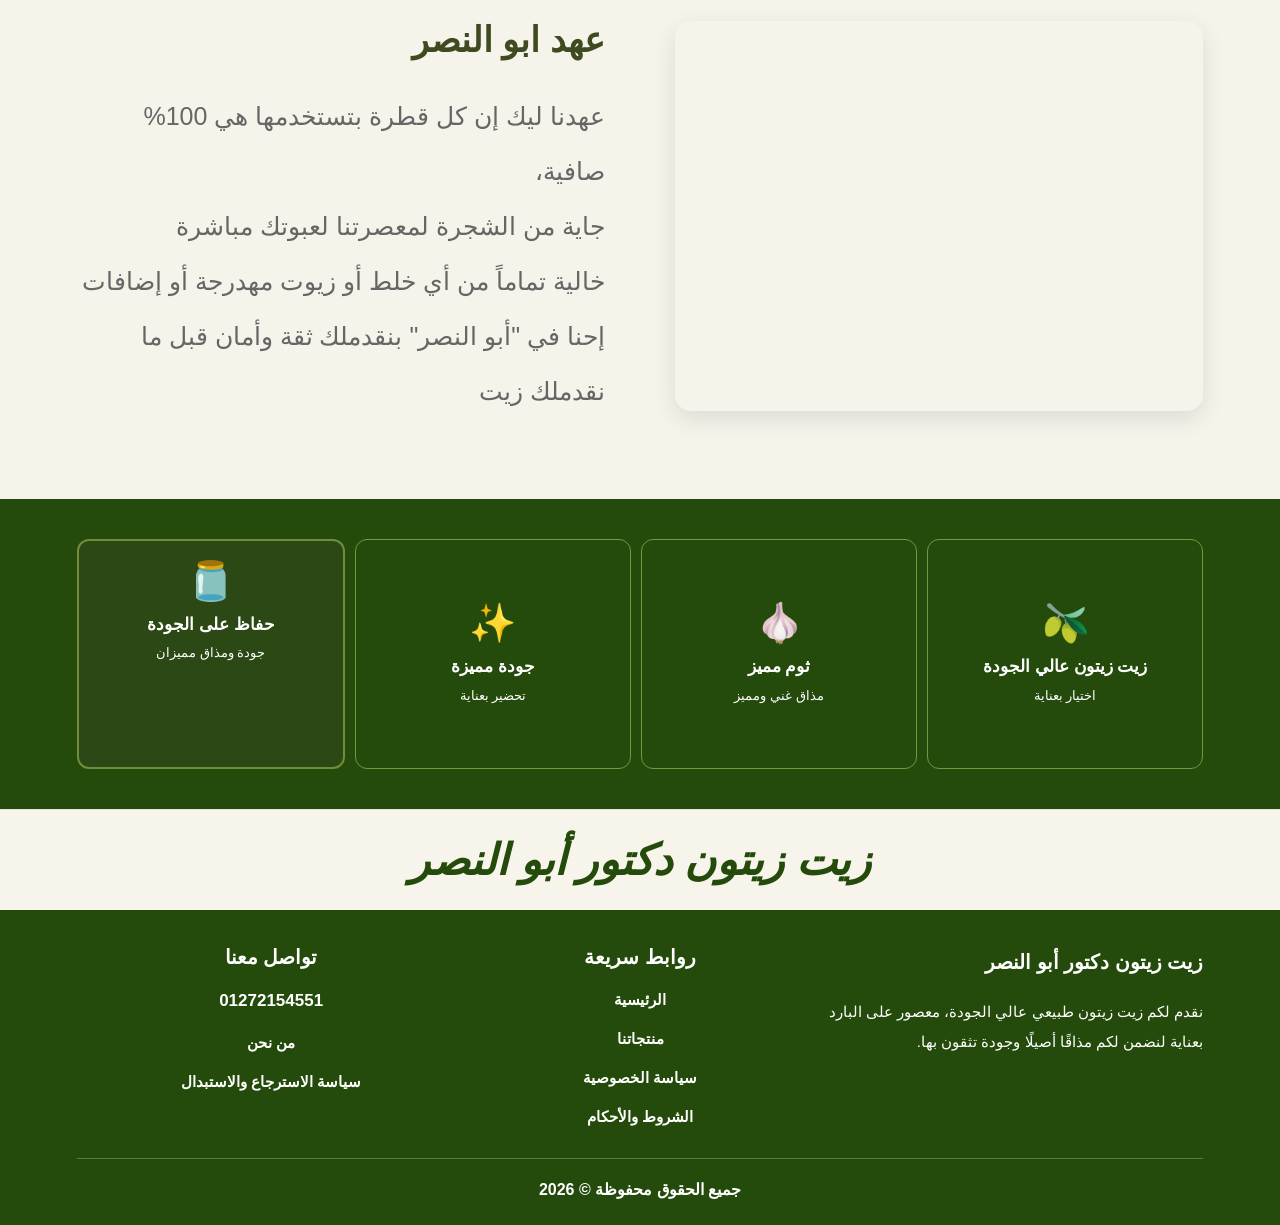
<file: garlic-oil.html>
<!DOCTYPE html>
<html lang="ar" dir="rtl">

<head>
    <meta charset="UTF-8">
    <meta name="viewport" content="width=device-width, initial-scale=1.0">

    <title>زيت زيتون بالثوم | زيت زيتون دكتور أبو النصر</title>

    <link rel="stylesheet" href="onion oil style.css">

    <link rel="stylesheet"
          href="https://cdnjs.cloudflare.com/ajax/libs/font-awesome/6.5.2/css/all.min.css">
</head>

<body>

    <!-- ================= HEADER ================= -->

    <header class="main-header">

        <div class="brand">

            <div class="logo">
                <img src="ابو النصر 1.png"
                     alt="زيت زيتون دكتور أبو النصر">
            </div>

            <div class="brand-name"
                 data-ar="زيت زيتون دكتور أبو النصر"
                 data-en="Dr. Abu El Nasr Olive Oil">

                زيت زيتون دكتور أبو النصر

            </div>

        </div>

        <nav class="header-actions">

            <!-- LANGUAGE -->

            <button class="header-btn language-btn"
                    id="languageBtn"
                    type="button">

                <span id="languageText">English</span>

            </button>

            <!-- CONTACT -->

           <div class="contact-dropdown-container">

    <button
        type="button"
        class="header-btn contact-btn"
        id="contactBtn"
        aria-expanded="false"
        aria-controls="contactMenu">

        <span class="phone-icon">☎</span>

        <span
            data-ar="تواصل معنا"
            data-en="Contact Us">
            تواصل معنا
        </span>

    </button>

    <div
        id="contactMenu"
        class="contact-dropdown"
        hidden>

        <a
            href="tel:+201272154551"
            data-ar="اتصال هاتفي"
            data-en="Call Us">
            اتصال هاتفي
        </a>

        <a
            href="https://wa.me/201277371995"
            target="_blank"
            rel="noopener noreferrer"
            data-ar="تواصل عبر واتساب"
            data-en="WhatsApp">
            تواصل عبر واتساب
        </a>

    </div>

</div>


            <!-- CART -->

            <button class="header-btn cart-btn"
                    id="cartBtn"
                    type="button">

                <span class="cart-icon">🛒</span>

                <span data-ar="السلة"
                      data-en="Cart">

                    السلة

                </span>

                <span class="cart-count"
                      id="cartCount">0</span>

            </button>

            <!-- BACK -->

            <button class="header-btn back-page-btn"
                    id="pageBackBtn"
                    type="button">

                <i class="fa-solid fa-arrow-right"></i>

                <span data-ar="رجوع"
                      data-en="Back">

                    رجوع

                </span>

            </button>

        </nav>

    </header>


    <!-- ================= HERO ================= -->

    <main>

        <section class="hero">

            <div class="hero-content">

                <h1 data-ar="زيت الزيتون بالثوم... مذاق غني ومميز"
                    data-en="Garlic Olive Oil... Rich and Distinctive Taste">

                    زيت الزيتون بالثوم... مذاق غني ومميز

                </h1>

                <p class="hero-season"
                   data-ar="عصرة موسم ٢٠٢٦"
                   data-en="2026 Harvest Season">

                    عصرة موسم ٢٠٢٦

                </p>

                <!-- PRODUCT -->

                <div class="hero-product">

                    <div class="product-stage"
                         id="productStage">

                        <img id="mainProductImage"
                             src="garlic.jpeg"
                             alt="زيت زيتون بالثوم">

                    </div>

                    <h2 id="productName"
                        data-ar="زيت الزيتون بالثوم"
                        data-en="Garlic Olive Oil">

                        زيت الزيتون بالثوم

                    </h2>

                    <p class="product-type"
                       data-ar="زيت زيتون بالثوم"
                       data-en="Garlic Olive Oil">

                        زيت زيتون بالثوم

                    </p>

                    <!-- SIZES -->

                    <div class="product-sizes">

                        <button class="size-btn active"
                                data-size="half"
                                data-ar="250 مل"
                                data-en="250 ml"
                                type="button">

                            250 ml

                        </button>

                    </div>

                    <!-- PRICE -->

                    <div class="product-price">

                        <span data-ar="السعر:"
                              data-en="Price:">

                            السعر:

                        </span>

                        <strong id="productPrice">
                            320 ج.م
                        </strong>

                    </div>

                    <!-- PRODUCT BUTTONS -->

                    <div class="product-buttons">

                        <button class="buy-btn"
                                id="buyNowBtn"
                                data-ar="اشتر الآن"
                                data-en="Buy Now"
                                type="button">

                            اشتر الآن

                        </button>

                        <!-- QUANTITY -->

                        <div class="quantity-control">

                            <button id="minusOneBtn"
                                    type="button"
                                    aria-label="تقليل الكمية">

                                −

                            </button>

                            <span id="quantityValue">1</span>

                            <button id="plusOneBtn"
                                    type="button"
                                    aria-label="زيادة الكمية">

                                +

                            </button>

                        </div>

                        <button class="add-cart-btn"
                                id="addCartBtn"
                                data-ar="أضف للسلة"
                                data-en="Add to Cart"
                                type="button">

                            أضف للسلة

                        </button>

                    </div>

                </div>

            </div>

        </section>

    </main>


    <!-- ================= CART SIDE PANEL ================= -->

    <div class="overlay" id="cartOverlay"></div>

    <aside class="side-panel cart-panel" id="cartPanel">

        <button class="close-btn"
                id="closeCart"
                type="button"
                aria-label="إغلاق السلة">

            ×

        </button>

        <div class="panel-content">

            <h2 data-ar="عربة التسوق"
                data-en="Shopping Cart">

                عربة التسوق

            </h2>

            <div class="cart-items" id="cartItems">

                <p class="empty-cart"
                   data-ar="السلة فارغة حاليًا"
                   data-en="Your cart is currently empty">

                    السلة فارغة حاليًا

                </p>

            </div>

            <div class="cart-footer">

                <div class="cart-total">

                    <span data-ar="الإجمالي"
                          data-en="Total">

                        الإجمالي

                    </span>

                    <strong id="cartTotal">0 ج.م</strong>

                </div>

                <button class="checkout-btn"
                        id="checkoutBtn"
                        data-ar="إتمام الطلب"
                        data-en="Checkout"
                        type="button">

                    إتمام الطلب

                </button>

            </div>

        </div>

    </aside>


    <!-- ================= ORDER MODAL ================= -->

    <div class="order-modal" id="orderModal">

        <div class="order-box">

            <div class="order-header">

                <h2 data-ar="إتمام الطلب"
                    data-en="Complete Your Order">

                    إتمام الطلب

                </h2>

            </div>

            <div class="order-summary">
                <!-- يتم تحديثها تلقائيًا من JavaScript -->
            </div>

            <div class="order-form">

                <label for="fullName"
                       data-ar="الاسم بالكامل"
                       data-en="Full Name">

                    الاسم بالكامل

                </label>

                <input type="text"
                       id="fullName"
                       placeholder="مثال: أحمد محمد">


                <div class="form-row">

                    <div class="form-group">

                        <label for="phone"
                               data-ar="رقم الهاتف"
                               data-en="Phone Number">

                            رقم الهاتف

                        </label>

                        <input type="tel"
                               id="phone"
                               placeholder="01xxxxxxxxx">

                    </div>

                    <div class="form-group">

                        <label for="governorate"
                               data-ar="المحافظة"
                               data-en="Governorate">

                            المحافظة

                        </label>

                        <select id="governorate">

                            <option value=""
                                    data-ar="اختر المحافظة"
                                    data-en="Choose Governorate">

                                اختر المحافظة

                            </option>

                            <option value="القاهرة"
                                    data-ar="القاهرة"
                                    data-en="Cairo">القاهرة</option>

                            <option value="الجيزة"
                                    data-ar="الجيزة"
                                    data-en="Giza">الجيزة</option>

                            <option value="الإسكندرية"
                                    data-ar="الإسكندرية"
                                    data-en="Alexandria">الإسكندرية</option>

                            <option value="القليوبية"
                                    data-ar="القليوبية"
                                    data-en="Qalyubia">القليوبية</option>

                            <option value="الدقهلية"
                                    data-ar="الدقهلية"
                                    data-en="Dakahlia">الدقهلية</option>

                            <option value="الشرقية"
                                    data-ar="الشرقية"
                                    data-en="Sharqia">الشرقية</option>

                            <option value="الغربية"
                                    data-ar="الغربية"
                                    data-en="Gharbia">الغربية</option>

                            <option value="المنوفية"
                                    data-ar="المنوفية"
                                    data-en="Monufia">المنوفية</option>

                            <option value="البحيرة"
                                    data-ar="البحيرة"
                                    data-en="Beheira">البحيرة</option>

                            <option value="كفر الشيخ"
                                    data-ar="كفر الشيخ"
                                    data-en="Kafr El Sheikh">كفر الشيخ</option>

                            <option value="دمياط"
                                    data-ar="دمياط"
                                    data-en="Damietta">دمياط</option>

                            <option value="بورسعيد"
                                    data-ar="بورسعيد"
                                    data-en="Port Said">بورسعيد</option>

                            <option value="الإسماعيلية"
                                    data-ar="الإسماعيلية"
                                    data-en="Ismailia">الإسماعيلية</option>

                            <option value="السويس"
                                    data-ar="السويس"
                                    data-en="Suez">السويس</option>

                            <option value="شمال سيناء"
                                    data-ar="شمال سيناء"
                                    data-en="North Sinai">شمال سيناء</option>

                            <option value="جنوب سيناء"
                                    data-ar="جنوب سيناء"
                                    data-en="South Sinai">جنوب سيناء</option>

                            <option value="البحر الأحمر"
                                    data-ar="البحر الأحمر"
                                    data-en="Red Sea">البحر الأحمر</option>

                            <option value="مطروح"
                                    data-ar="مطروح"
                                    data-en="Matrouh">مطروح</option>

                            <option value="الوادي الجديد"
                                    data-ar="الوادي الجديد"
                                    data-en="New Valley">الوادي الجديد</option>

                            <option value="الفيوم"
                                    data-ar="الفيوم"
                                    data-en="Fayoum">الفيوم</option>

                            <option value="بني سويف"
                                    data-ar="بني سويف"
                                    data-en="Beni Suef">بني سويف</option>

                            <option value="المنيا"
                                    data-ar="المنيا"
                                    data-en="Minya">المنيا</option>

                            <option value="أسيوط"
                                    data-ar="أسيوط"
                                    data-en="Assiut">أسيوط</option>

                            <option value="سوهاج"
                                    data-ar="سوهاج"
                                    data-en="Sohag">سوهاج</option>

                            <option value="قنا"
                                    data-ar="قنا"
                                    data-en="Qena">قنا</option>

                            <option value="الأقصر"
                                    data-ar="الأقصر"
                                    data-en="Luxor">الأقصر</option>

                            <option value="أسوان"
                                    data-ar="أسوان"
                                    data-en="Aswan">أسوان</option>

                        </select>

                    </div>

                </div>


                <label for="address"
                       data-ar="العنوان بالتفصيل"
                       data-en="Detailed Address">

                    العنوان بالتفصيل

                </label>

                <textarea id="address"
                          placeholder="الشارع، رقم العمارة، الحي، علامة مميزة"></textarea>


                <label for="notes"
                       data-ar="ملاحظات (اختياري)"
                       data-en="Notes (Optional)">

                    ملاحظات (اختياري)

                </label>

                <textarea id="notes"
                          placeholder="مثال: التسليم مساءً"></textarea>


                <!-- PAYMENT -->

                <div class="payment-section">

                    <h3 data-ar="طريقة الدفع"
                        data-en="Payment Method">

                        طريقة الدفع

                    </h3>

                    <label class="payment-option">

                        <input type="radio"
                               name="payment"
                               value="cash"
                               checked>

                        <span data-ar="💵 الدفع عند الاستلام (كاش)"
                              data-en="💵 Cash on Delivery">

                            💵 الدفع عند الاستلام (كاش)

                        </span>

                    </label>

                    <label class="payment-option">

                        <input type="radio"
                               name="payment"
                               value="card">

                        <span data-ar="💳 بطاقة ائتمان / فيزا"
                              data-en="💳 Credit / Visa Card">

                            💳 بطاقة ائتمان / فيزا

                        </span>

                    </label>

                    <label class="payment-option">

                        <input type="radio"
                               name="payment"
                               value="wallet">

                        <span data-ar="📱 محفظة إلكترونية"
                              data-en="📱 Electronic Wallet">

                            📱 محفظة إلكترونية

                        </span>

                    </label>

                </div>


                <!-- ORDER BUTTONS -->

                <div class="order-buttons">

                    <button type="button"
                            class="back-btn"
                            id="backBtn"
                            data-ar="رجوع"
                            data-en="Back">

                        رجوع

                    </button>

                    <button type="button"
                            class="confirm-btn"
                            id="confirmOrderBtn"
                            data-ar="تأكيد الطلب"
                            data-en="Confirm Order">

                        تأكيد الطلب

                    </button>

                </div>

            </div>

        </div>

    </div>


    <!-- ================= FAQ ================= -->

    <section class="faq-section" id="faq">

        <div class="faq-container">
             <div class="faq-item">
                   <!-- QUESTION 1 -->
         <div class="faq-item">
          <button class="faq-question"
        type="button"
        aria-expanded="false">

    <span data-ar="إيه المميز في زيت الزيتون بالثوم من أبو النصر؟"
          data-en="What makes Abu El Nasr Garlic Olive Oil special?">

        إيه المميز في زيت الزيتون بالثوم من أبو النصر؟

    </span>

    <span class="faq-arrow">▼</span>

</button>

<div class="faq-answer">

    <div class="faq-ar">

        <p>
            بالبصل والثوم، في أوروبا والدول المتقدمة لا يُؤكل زيت الزيتون حافيًا، بل منقوعًا. الثوم هنا بمثابة مضاد حيوي واسع المجال ومعجزة ربانية لشريان قوي وصحة وعافية، والمنقوع بيمنحك الفاعلية الكاملة بدون أي أثر مزعج في الفم أو الجهاز الهضمي.
        </p>

    </div>

    <div class="faq-en">

        <p>
            With onion and garlic, in Europe and developed countries, olive oil is not consumed plain, but infused. Garlic acts as a broad-spectrum antibiotic and a divine miracle for strong arteries, health, and well-being. The infused oil provides full effectiveness without any unpleasant effects in the mouth or digestive system.
        </p>

    </div>

</div>

</div><!-- QUESTION 2 --><div class="faq-item"><button class="faq-question"
        type="button"
        aria-expanded="false">

    <span data-ar="إزاي تستخدم زيت الزيتون بالثوم؟"
          data-en="How do you use Garlic Olive Oil?">

        إزاي تستخدم زيت الزيتون بالثوم؟

    </span>

    <span class="faq-arrow">▼</span>

</button>

<div class="faq-answer">

    <div class="faq-ar">

        <p>
            يُستخدم في الأكل اليومي، السلطات، أو كتتبيلة صحية للاستمتاع بالمذاق الرائع والحصول على أعلى فائدة مطهرة للشرايين والجهاز الهضمي.
        </p>

    </div>

    <div class="faq-en">

        <p>
            Use it in everyday meals, salads, or as a healthy dressing to enjoy its wonderful taste and obtain the greatest artery-cleansing and digestive benefits.
        </p>

    </div>

</div>

</div><!-- QUESTION 3: BENEFITS --><div class="faq-item"><button class="faq-question"
        type="button"
        aria-expanded="false">

    <span data-ar="فوائد زيت الزيتون بالثوم؟"
          data-en="What are the benefits of Garlic Olive Oil?">

        فوائد زيت الزيتون بالثوم؟

    </span>

    <span class="faq-arrow">▼</span>

</button>

<div class="faq-answer">

    <div class="faq-ar">

        <p>
            <strong>مطهر قوي للشرايين:</strong><br>
            يعمل كالمضاد الحيوي واسع المجال لتنقية الشرايين وحمايتها.
        </p>

        <p>
            <strong>دعم المناعة والصحة العامة:</strong><br>
            مزيج معجزي لشريان قوي وصحة وعافية ومقاومة البكتيريا.
        </p>

    </div>

    <div class="faq-en">

        <p>
            <strong>A powerful artery cleanser:</strong><br>
            It acts like a broad-spectrum antibiotic to cleanse and protect the arteries.
        </p>

        <p>
            <strong>Supporting immunity and general health:</strong><br>
            A miraculous blend for strong arteries, health, well-being, and fighting bacteria.
        </p>

    </div>

</div>

</div>

    </section>


    <!-- ================= QUALITY VIDEO ================= -->

    <section class="quality-video-section">

        <div class="quality-video-container">

            <div class="quality-video">

                <video id="qualityVideo"
                       src="VID-20260821-WA0030.mp4"
                       autoplay
                       muted
                       loop
                       playsinline>
                </video>

            </div>

              <div class="quality-text quality-ar">

            <h2>
                عهد ابو النصر
            </h2>


            <p>
           عهدنا ليك إن كل قطرة بتستخدمها هي 100% صافية،
                <br>جاية من الشجرة لمعصرتنا لعبوتك مباشرة <br>خالية تماماً من أي خلط أو زيوت مهدرجة أو إضافات<br>
             إحنا في "أبو النصر" بنقدملك ثقة وأمان قبل ما نقدملك زيت<br>
             
                
            </p>

        </div>


        <div class="quality-text quality-en">

            <h2>
             The Abu El Nasr Promise
            </h2>


            <p>Our promise to you is that every drop is pure and carefully <br>
                handled from the olive tree to our mill and then to your bottle,<br>
                
                without unnecessary mixing or artificial additives.<br>
                At Abu El Nasr, Trust and safety, served before oil.
            </p>

        </div>

    </div>
    </section>


    <!-- ================= QUALITY CARDS ================= -->

    <section class="quality-cards-section">

        <div class="quality-cards-container">

            <div class="quality-card">

                <div class="quality-icon">🫒</div>

                <div>

                    <h3 data-ar="زيت زيتون عالي الجودة"
                        data-en="High Quality Olive Oil">

                        زيت زيتون عالي الجودة

                    </h3>

                    <p data-ar="اختيار بعناية"
                       data-en="Carefully selected">

                        اختيار بعناية

                    </p>

                </div>

            </div>

            <div class="quality-card">

                <div class="quality-icon">🧄</div>

                <div>

                    <h3 data-ar="ثوم مميز"
                        data-en="Distinctive Garlic">

                        ثوم مميز

                    </h3>

                    <p data-ar="مذاق غني ومميز"
                       data-en="Rich and distinctive taste">

                        مذاق غني ومميز

                    </p>

                </div>

            </div>

            <div class="quality-card">

                <div class="quality-icon">✨</div>

                <div>

                    <h3 data-ar="جودة مميزة"
                        data-en="Distinctive Quality">

                        جودة مميزة

                    </h3>

                    <p data-ar="تحضير بعناية"
                       data-en="Carefully prepared">

                        تحضير بعناية

                    </p>

                </div>

            </div>

            <div class="quality-card">

                <div class="quality-icon">🫙</div>

                <div>

                    <h3 data-ar="حفاظ على الجودة"
                        data-en="Quality Preservation">

                        حفاظ على الجودة

                    </h3>

                    <p data-ar="جودة ومذاق مميزان"
                       data-en="Quality and distinctive taste">

                        جودة ومذاق مميزان

                    </p>

                </div>

            </div>

        </div>

    </section>


  

    <!-- ================= FOOTER ================= -->

<!-- FOOTER BRAND STRIP -->
<div class="footer-brand-strip">
    <span class="footer-ar">زيت زيتون دكتور أبو النصر</span>
    <span class="footer-en">Dr. Abu El Nasr Olive Oil</span>
</div>

<!-- MAIN FOOTER -->
<footer class="site-footer">

    <div class="footer-main">

        <!-- RIGHT: BRAND -->
        <div class="footer-brand">

            <h3 class="footer-brand-name">
                <span class="footer-ar">زيت زيتون دكتور أبو النصر</span>
                <span class="footer-en">Dr. Abu El Nasr Olive Oil</span>
            </h3>

            <p class="footer-description">
                <span class="footer-ar">
                    نقدم لكم زيت زيتون طبيعي عالي الجودة،
                    معصور على البارد بعناية لنضمن لكم مذاقًا أصيلًا وجودة تثقون بها.
                </span>

                <span class="footer-en">
                    We offer high-quality natural olive oil,
                    carefully cold-pressed to ensure authentic taste and quality you can trust.
                </span>
            </p>

        </div>


        <!-- CENTER: QUICK LINKS -->
        <div class="footer-quick-links">

            <h3>
                <span class="footer-ar">روابط سريعة</span>
                <span class="footer-en">Quick Links</span>
            </h3>

            <a href="index.html">
                <span class="footer-ar">الرئيسية</span>
                <span class="footer-en">Home</span>
            </a>

            <a href="index.html#products">
                <span class="footer-ar">منتجاتنا</span>
                <span class="footer-en">Our Products</span>
            </a>

            <a href="privacy.html">
                <span class="footer-ar">سياسة الخصوصية</span>
                <span class="footer-en">Privacy Policy</span>
            </a>

            <a href="terms.html">
                <span class="footer-ar">الشروط والأحكام</span>
                <span class="footer-en">Terms & Conditions</span>
            </a>

        </div>


        <!-- LEFT: CONTACT -->
        <div class="footer-contact-links">

            <h3>
                <span class="footer-ar">تواصل معنا</span>
                <span class="footer-en">Contact Us</span>
            </h3>

            <a href="tel:+201272154551" class="footer-phone">
                01272154551
            </a>

            <a href="index.html#about">
                <span class="footer-ar">من نحن</span>
                <span class="footer-en">About Us</span>
            </a>

            <a href="return-policy.html">
                <span class="footer-ar">سياسة الاسترجاع والاستبدال</span>
                <span class="footer-en">Return & Exchange Policy</span>
            </a>

        </div>

    </div>


    <!-- COPYRIGHT -->
    <div class="footer-bottom">

        <p>
            <span class="footer-ar">جميع الحقوق محفوظة © 2026</span>
            <span class="footer-en">All Rights Reserved © 2026</span>
        </p>

        <button
            type="button"
            class="dashboard-access"
            id="dashboardAccess">

            <span class="footer-ar">لوحة التحكم</span>
            <span class="footer-en">Dashboard</span>

        </button>

    </div>

</footer>



    <!-- ================= WHATSAPP ================= -->

    <a href="https://wa.me/201277371995"
       class="whatsapp-float"
       target="_blank"
       rel="noopener noreferrer"
       aria-label="تواصل معنا عبر واتساب">

        <span class="whatsapp-icon">
            <i class="fa-brands fa-whatsapp"></i>
        </span>

        <span class="whatsapp-text"
              data-ar="لأي استفسار، تواصل معنا"
              data-en="For any inquiry, contact us">

            لأي استفسار، تواصل معنا

        </span>

    </a>


    <!-- ================= SCRIPT ================= -->

    <script src="garlic-oil script.js"></script>

</body>

</html>
</file>
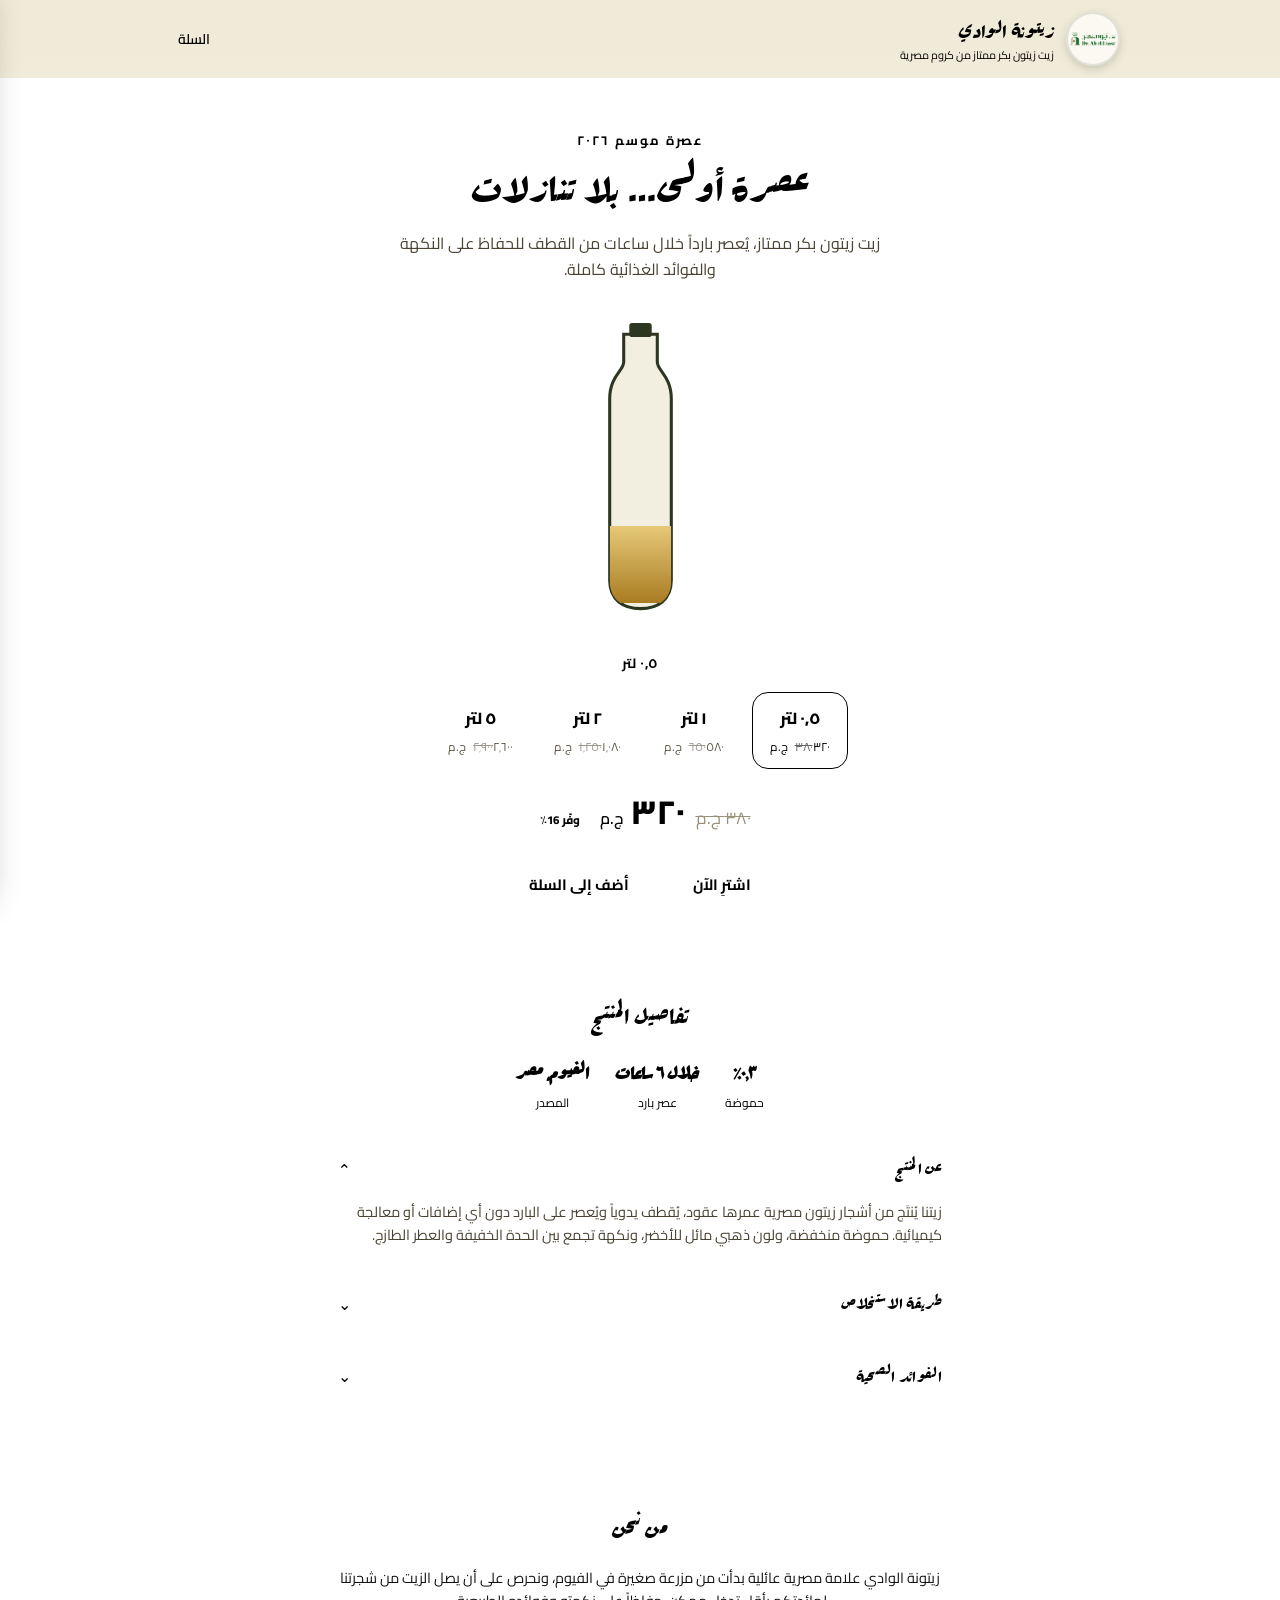
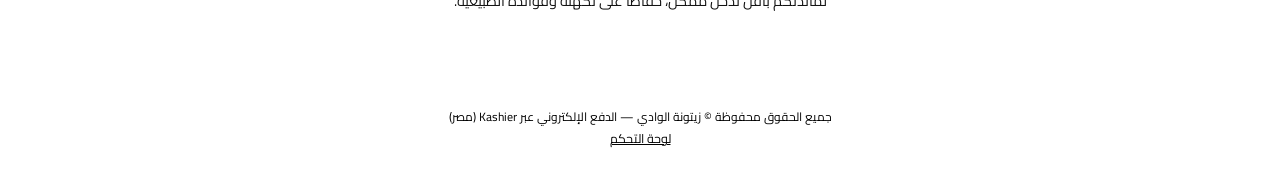
<file: olive-oil-store (4).html>
<!DOCTYPE html>
<html lang="ar" dir="rtl">
<head>
<meta charset="UTF-8">
<meta name="viewport" content="width=device-width, initial-scale=1.0">
<title>زيت زيتون — المتجر</title>
<link rel="preconnect" href="https://fonts.googleapis.com">
<link href="https://fonts.googleapis.com/css2?family=Rakkas&family=Cairo:wght@300;400;500;600;700;800&display=swap" rel="stylesheet">
<style>
 
    --ink:#241d12;
    --olive-deep:#2c3620;
    --olive:#4a5a30;
    --olive-soft:#6b7c47;
    --gold:#c2963a;
    --gold-light:#e6c877;
    --paper:#efe9d6;
    --paper-card:#e2dabd;
    --paper-deep:#dcd2ae;
    --line: rgba(44,54,32,.18);
    --danger:#a4402c;
    --whatsapp:#3a8f5f;
    --radius: 22px;
  }
  *{box-sizing:border-box;}
  html,body{margin:0;padding:0;}
  body{
    background:var(--paper);
    color:var(--ink);
    font-family:'Cairo',sans-serif;
    line-height:1.6;
    min-height:100vh;
  }
  h1,h2,h3,.display{
    font-family:'Rakkas',serif;
    font-weight:400;
    color:var(--olive-deep);
    letter-spacing:.3px;
  }
  a{color:inherit;text-decoration:none;}
  button{font-family:'Cairo',sans-serif;cursor:pointer;border:none;}
  input,select,textarea{font-family:'Cairo',sans-serif;}
  .wrap{max-width:960px;margin:0 auto;padding:0 20px;}

  /* HEADER */
  .site-header{
    position:sticky;top:0;z-index:40;
    background:linear-gradient(180deg, rgba(239,233,214,.97), rgba(239,233,214,.9));
    backdrop-filter:blur(6px);
    border-bottom:1px solid var(--line);
  }
  .header-row{display:flex;align-items:center;justify-content:space-between;padding:12px 20px;max-width:960px;margin:0 auto;}
  .brand-badge{display:flex;align-items:center;gap:12px;}
  .badge-circle{
    width:54px;height:54px;border-radius:50%;
    background:#fbf9f1;
    display:flex;align-items:center;justify-content:center;
    box-shadow: inset 0 0 0 2px rgba(44,54,32,.12), 0 3px 8px rgba(44,54,32,.2);
    flex-shrink:0;overflow:hidden;
  }
  .badge-circle img{width:100%;height:100%;object-fit:contain;padding:4px;}
  .badge-circle span{font-family:'Rakkas',serif;color:var(--olive-deep);font-size:20px;}
  .brand-name{font-family:'Rakkas',serif;font-size:22px;color:var(--olive-deep);}
  .brand-tagline{font-size:11px;color:var(--olive-soft);margin-top:-2px;}
  .cart-btn{
    background:var(--olive-deep);color:var(--paper);
    border-radius:999px;padding:10px 18px;font-weight:600;font-size:14px;
    display:flex;align-items:center;gap:8px;position:relative;
  }
  .cart-count{
    background:var(--gold);color:var(--ink);border-radius:50%;
    width:20px;height:20px;font-size:11px;display:flex;align-items:center;justify-content:center;font-weight:800;
  }

  /* HERO */
  .hero{padding:52px 20px 26px;text-align:center;}
  .hero .eyebrow{color:var(--gold);font-weight:700;letter-spacing:2px;font-size:13px;text-transform:uppercase;}
  .hero h1{font-size:42px;margin:10px 0 14px;line-height:1.35;}
  .hero p{max-width:520px;margin:0 auto;color:#4a4232;font-size:16px;}

  /* SIGNATURE BOTTLE VISUAL */
  .stage{display:flex;flex-direction:column;align-items:center;gap:16px;padding:14px 20px 6px;}
  .bottle-wrap{position:relative;width:230px;height:320px;display:flex;align-items:center;justify-content:center;}
  .bottle-photo{
    position:absolute;inset:0;width:100%;height:100%;object-fit:contain;z-index:3;
    filter:drop-shadow(0 16px 22px rgba(44,54,32,.28));
  }
  .bottle-svg{width:100%;height:100%;position:relative;z-index:2;}
  .fill-mask{transition:height 1.1s cubic-bezier(.16,.9,.28,1), y 1.1s cubic-bezier(.16,.9,.28,1);}
  .liter-badge{
    background:var(--olive-deep);color:var(--gold-light);
    padding:6px 18px;border-radius:999px;font-size:13.5px;font-weight:700;letter-spacing:.5px;
  }

  /* SIZE SELECTOR */
  .size-row{display:flex;gap:10px;justify-content:center;flex-wrap:wrap;padding:6px 20px 8px;}
  .size-pill{
    background:var(--paper-card);border:1.5px solid transparent;border-radius:16px;
    padding:10px 14px;min-width:96px;text-align:center;transition:.18s;
  }
  .size-pill .l{display:block;font-weight:800;font-size:16px;color:var(--olive-deep);}
  .size-pill .p{display:block;font-size:12px;color:#5a5340;margin-top:2px;}
  .size-pill .p .was{text-decoration:line-through;opacity:.6;margin-left:4px;}
  .size-pill.active{background:var(--olive-deep);border-color:var(--gold);}
  .size-pill.active .l,.size-pill.active .p{color:var(--gold-light);}

  .price-block{text-align:center;padding:8px 20px 26px;}
  .price-row{display:flex;align-items:baseline;justify-content:center;gap:10px;flex-wrap:wrap;}
  .price-block .amount{font-size:34px;font-weight:800;color:var(--olive-deep);}
  .price-block .amount span{font-size:16px;font-weight:600;color:var(--olive-soft);}
  .price-was{font-size:17px;text-decoration:line-through;color:#9a917a;}
  .discount-badge{background:var(--gold);color:var(--ink);font-size:11.5px;font-weight:800;padding:3px 10px;border-radius:999px;}
  .cta-row{display:flex;gap:12px;justify-content:center;flex-wrap:wrap;margin-top:16px;}
  .btn{border-radius:14px;padding:14px 26px;font-weight:700;font-size:15px;transition:.15s;}
  .btn-gold{background:linear-gradient(180deg,var(--gold-light),var(--gold));color:var(--ink);}
  .btn-gold:hover{filter:brightness(1.05);}
  .btn-outline{background:transparent;border:2px solid var(--olive-deep);color:var(--olive-deep);}
  .btn-outline:hover{background:var(--olive-deep);color:var(--paper);}

  /* INFO */
  .section{padding:36px 20px;}
  .divider{width:60px;height:3px;background:var(--gold);border-radius:3px;margin:0 auto 18px;}
  .section-title{text-align:center;font-size:26px;margin:0 0 18px;}
  .facts{display:flex;justify-content:center;gap:26px;margin:20px auto 0;flex-wrap:wrap;max-width:640px;}
  .fact{text-align:center;}
  .fact b{display:block;font-family:'Rakkas',serif;font-size:20px;color:var(--olive-deep);}
  .fact span{font-size:12px;color:var(--olive-soft);}

  /* DESCRIPTION ACCORDION */
  .desc-blocks{max-width:640px;margin:24px auto 0;display:flex;flex-direction:column;gap:12px;}
  .desc-block{background:var(--paper-card);border-radius:16px;overflow:hidden;}
  .desc-head{display:flex;justify-content:space-between;align-items:center;padding:16px 18px;cursor:pointer;}
  .desc-head h3{margin:0;font-size:18px;}
  .desc-chevron{font-size:16px;color:var(--olive-deep);transition:transform .25s;}
  .desc-block.open .desc-chevron{transform:rotate(180deg);}
  .desc-body-outer{max-height:0;transition:max-height .35s ease;}
  .desc-block.open .desc-body-outer{max-height:600px;}
  .desc-body{padding:0 18px 16px;color:#4a4232;font-size:14.5px;}

  /* ABOUT */
  .about-card{
    background:var(--olive-deep);color:var(--paper);border-radius:var(--radius);
    max-width:640px;margin:0 auto;padding:30px 26px;text-align:center;
  }
  .about-card h2{color:var(--gold-light);font-size:26px;margin:0 0 10px;}
  .about-card p{font-size:14.5px;opacity:.92;}

  /* REVIEWS */
  .reviews-row{display:flex;gap:14px;overflow-x:auto;padding:6px 4px 14px;scroll-snap-type:x proximity;}
  .review-card{
    flex:0 0 auto;width:170px;background:var(--paper-card);border-radius:16px;overflow:hidden;
    scroll-snap-align:start;box-shadow:0 4px 10px rgba(44,54,32,.12);
  }
  .review-card img{width:100%;height:220px;object-fit:cover;display:block;background:#fff;}
  .review-card .cap{padding:10px 12px;font-size:12.5px;}
  .review-card .cap b{display:block;font-size:13px;color:var(--olive-deep);margin-bottom:2px;}
  .reviews-empty{text-align:center;color:var(--olive-soft);font-size:13.5px;}

  /* SOCIAL FOOTER */
  .social-row{display:flex;gap:12px;justify-content:center;margin:18px 0 6px;flex-wrap:wrap;}
  .social-icon{
    width:38px;height:38px;border-radius:50%;background:var(--paper-card);
    display:flex;align-items:center;justify-content:center;color:var(--olive-deep);
    transition:.15s;
  }
  .social-icon:hover{background:var(--olive-deep);color:var(--paper);}
  .social-icon svg{width:18px;height:18px;fill:currentColor;}

  footer{padding:14px 20px 40px;text-align:center;font-size:12px;color:var(--olive-soft);}
  footer a.link-btn{text-decoration:underline;opacity:.75;}

  /* WHATSAPP FLOATING BUTTON */
  .wa-float{
    position:fixed;bottom:22px;left:22px;z-index:50;
    width:58px;height:58px;border-radius:50%;
    background:var(--whatsapp);color:#fff;
    display:flex;align-items:center;justify-content:center;
    box-shadow:0 6px 18px rgba(0,0,0,.28);
  }
  .wa-float svg{width:30px;height:30px;fill:#fff;}
  .wa-float:hover{filter:brightness(1.06);}

  /* CART DRAWER */
  .overlay{position:fixed;inset:0;background:rgba(36,29,18,.45);z-index:60;display:none;}
  .overlay.show{display:block;}
  .drawer{
    position:fixed;top:0;bottom:0;left:0;width:min(380px,92vw);background:var(--paper);z-index:61;
    box-shadow:8px 0 30px rgba(0,0,0,.25);transform:translateX(-105%);transition:transform .25s ease;
    display:flex;flex-direction:column;
  }
  .drawer.show{transform:translateX(0);}
  .drawer-head{padding:18px 20px;border-bottom:1px solid var(--line);display:flex;justify-content:space-between;align-items:center;}
  .drawer-head h3{margin:0;font-size:20px;}
  .icon-btn{background:none;font-size:20px;color:var(--olive-deep);padding:4px 8px;}
  .drawer-body{flex:1;overflow-y:auto;padding:14px 20px;}
  .cart-item{display:flex;gap:12px;padding:12px 0;border-bottom:1px solid var(--line);align-items:center;}
  .cart-item .thumb{width:52px;height:70px;background:var(--paper-card);border-radius:8px;flex-shrink:0;display:flex;align-items:center;justify-content:center;overflow:hidden;}
  .cart-item .thumb img{width:100%;height:100%;object-fit:contain;}
  .cart-item .meta{flex:1;font-size:14px;}
  .cart-item .meta b{display:block;}
  .qty-ctrl{display:flex;align-items:center;gap:8px;}
  .qty-ctrl button{background:var(--paper-card);width:24px;height:24px;border-radius:6px;font-weight:800;}
  .remove-link{font-size:12px;color:var(--danger);background:none;text-decoration:underline;padding:0;margin-top:4px;}
  .drawer-foot{padding:16px 20px;border-top:1px solid var(--line);}
  .total-row{display:flex;justify-content:space-between;font-weight:800;margin-bottom:12px;font-size:16px;}
  .empty-note{color:var(--olive-soft);text-align:center;padding:30px 10px;font-size:14px;}

  /* MODAL */
  .modal{
    position:fixed;inset:0;z-index:70;display:none;align-items:center;justify-content:center;padding:16px;
    background:rgba(36,29,18,.5);
  }
  .modal.show{display:flex;}
  .modal-card{
    background:var(--paper);border-radius:var(--radius);max-width:480px;width:100%;
    max-height:90vh;overflow-y:auto;padding:24px;
  }
  .modal-card h3{margin-top:0;font-size:22px;}
  .field{margin-bottom:14px;}
  .field label{display:block;font-size:13px;font-weight:700;color:var(--olive-deep);margin-bottom:5px;}
  .field input,.field select,.field textarea{
    width:100%;padding:11px 12px;border-radius:10px;border:1.5px solid var(--line);
    background:#fbf9f1;font-size:14px;color:var(--ink);
  }
  .field textarea{resize:vertical;min-height:70px;}
  .row2{display:grid;grid-template-columns:1fr 1fr;gap:10px;}
  .summary-box{background:var(--paper-card);border-radius:12px;padding:14px;font-size:13.5px;margin-bottom:16px;}
  .summary-box div{display:flex;justify-content:space-between;padding:3px 0;}
  .msg{font-size:13px;padding:10px 12px;border-radius:10px;margin-top:10px;}
  .msg.ok{background:#e4ecd7;color:var(--olive-deep);}
  .msg.info{background:#f1e6c9;color:#6b5320;}
  .modal-actions{display:flex;gap:10px;margin-top:6px;}
  .pay-options{display:flex;flex-direction:column;gap:8px;}
  .pay-option{display:flex;align-items:center;gap:8px;background:#fbf9f1;border:1.5px solid var(--line);border-radius:10px;padding:10px 12px;font-size:14px;cursor:pointer;}
  .pay-option input{width:auto;}

  /* ADMIN */
  .admin-shell{padding:24px 16px 60px;max-width:760px;margin:0 auto;}
  .admin-topbar{display:flex;justify-content:space-between;align-items:center;margin-bottom:20px;}
  .tabs{display:flex;gap:8px;flex-wrap:wrap;margin-bottom:20px;}
  .tab{background:var(--paper-card);padding:9px 16px;border-radius:10px;font-size:13.5px;font-weight:700;color:var(--olive-deep);}
  .tab.active{background:var(--olive-deep);color:var(--paper);}
  .panel{background:var(--paper-card);border-radius:18px;padding:22px;margin-bottom:18px;}
  .panel h3{margin-top:0;font-size:19px;}
  .size-admin-row{display:grid;grid-template-columns:74px 1fr 90px 90px;gap:10px;align-items:center;margin-bottom:12px;padding-bottom:12px;border-bottom:1px dashed var(--line);}
  .upload-thumb{width:64px;height:84px;border-radius:8px;background:#fbf9f1;border:1px dashed var(--olive-soft);display:flex;align-items:center;justify-content:center;overflow:hidden;font-size:10px;color:var(--olive-soft);text-align:center;}
  .upload-thumb img{width:100%;height:100%;object-fit:contain;}
  .file-btn{font-size:11px;background:#fbf9f1;border:1px solid var(--line);border-radius:6px;padding:5px 6px;display:block;margin-top:4px;width:100%;}
  .price-mini{font-size:10.5px;color:var(--olive-soft);display:block;margin-bottom:2px;}
  table.orders{width:100%;border-collapse:collapse;font-size:13px;}
  table.orders th,table.orders td{padding:9px 8px;text-align:right;border-bottom:1px solid var(--line);}
  .status-select{padding:5px 6px;border-radius:6px;font-size:12px;border:1px solid var(--line);background:#fbf9f1;}
  .save-note{font-size:12px;color:var(--olive-soft);margin-top:8px;min-height:16px;}
  .link-btn{background:none;color:var(--olive-soft);text-decoration:underline;font-size:12.5px;}
  .kashier-note{background:#f1e6c9;border-radius:10px;padding:12px 14px;font-size:12.5px;color:#6b5320;margin-top:10px;line-height:1.7;}
  .loading{text-align:center;padding:60px 20px;color:var(--olive-soft);}
  .block-admin{background:#fbf9f1;border-radius:12px;padding:14px;margin-bottom:12px;}
  .block-admin-top{display:flex;justify-content:space-between;align-items:center;margin-bottom:8px;}
  .del-btn{background:none;color:var(--danger);font-size:12.5px;text-decoration:underline;}
  .add-block-btn{background:var(--olive-deep);color:var(--paper);border-radius:10px;padding:9px 16px;font-size:13.5px;font-weight:700;margin-top:6px;}
</style>
</head>
<body>

<div id="app"><div class="loading">جارِ التحميل…</div></div>

<script>
const GOVERNORATES = ["القاهرة","الجيزة","الإسكندرية","الدقهلية","البحيرة","الغربية","المنوفية","الشرقية","القليوبية","كفر الشيخ","دمياط","بورسعيد","الإسماعيلية","السويس","شمال سيناء","جنوب سيناء","بني سويف","الفيوم","المنيا","أسيوط","سوهاج","قنا","الأقصر","أسوان","الوادي الجديد","مطروح","البحر الأحمر"];

const SOCIAL_ICONS = {
  facebook: '<svg viewBox="0 0 24 24"><path d="M22 12a10 10 0 1 0-11.6 9.9v-7H7.9V12h2.5V9.8c0-2.5 1.5-3.9 3.8-3.9 1.1 0 2.2.2 2.2.2v2.4h-1.2c-1.2 0-1.6.8-1.6 1.6V12h2.8l-.4 2.9h-2.4v7A10 10 0 0 0 22 12z"/></svg>',
  instagram: '<svg viewBox="0 0 24 24"><path d="M12 2c2.7 0 3.1 0 4.1.1 1.1 0 1.8.2 2.5.5.7.3 1.2.6 1.8 1.2.6.6.9 1.1 1.2 1.8.3.7.5 1.4.5 2.5.1 1 .1 1.4.1 4.1s0 3.1-.1 4.1c0 1.1-.2 1.8-.5 2.5-.3.7-.6 1.2-1.2 1.8-.6.6-1.1.9-1.8 1.2-.7.3-1.4.5-2.5.5-1 .1-1.4.1-4.1.1s-3.1 0-4.1-.1c-1.1 0-1.8-.2-2.5-.5-.7-.3-1.2-.6-1.8-1.2-.6-.6-.9-1.1-1.2-1.8-.3-.7-.5-1.4-.5-2.5C2 15.1 2 14.7 2 12s0-3.1.1-4.1c0-1.1.2-1.8.5-2.5.3-.7.6-1.2 1.2-1.8.6-.6 1.1-.9 1.8-1.2.7-.3 1.4-.5 2.5-.5C8.9 2 9.3 2 12 2zm0 5a5 5 0 1 0 0 10 5 5 0 0 0 0-10zm0 8.2a3.2 3.2 0 1 1 0-6.4 3.2 3.2 0 0 1 0 6.4zm5.2-8.4a1.2 1.2 0 1 0 0-2.4 1.2 1.2 0 0 0 0 2.4z"/></svg>',
  tiktok: '<svg viewBox="0 0 24 24"><path d="M16.6 2h-3.2v13.4a3 3 0 1 1-2.1-2.9V9.2a6.2 6.2 0 1 0 5.3 6.1V8.8a7.6 7.6 0 0 0 4.4 1.4V7a4.4 4.4 0 0 1-4.4-4.4V2z"/></svg>',
  twitter: '<svg viewBox="0 0 24 24"><path d="M18.9 3H22l-7 8 8.2 10h-6.4l-5-6.5-5.8 6.5H2.7l7.5-8.4L2.3 3h6.6l4.5 6z"/></svg>',
  youtube: '<svg viewBox="0 0 24 24"><path d="M23 12s0-3.6-.5-5.3c-.3-1-1-1.8-2-2C18.9 4 12 4 12 4s-6.9 0-8.5.7c-1 .2-1.7 1-2 2C1 8.4 1 12 1 12s0 3.6.5 5.3c.3 1 1 1.7 2 2C5.1 20 12 20 12 20s6.9 0 8.5-.7c1-.3 1.7-1 2-2 .5-1.7.5-5.3.5-5.3zM10 15.5v-7l6 3.5-6 3.5z"/></svg>',
  whatsapp: '<svg viewBox="0 0 24 24"><path d="M17.5 14.4c-.3-.1-1.7-.8-2-1-.2-.1-.4-.1-.6.1-.2.3-.7 1-.9 1.1-.1.2-.3.2-.6.1-.3-.2-1.2-.5-2.3-1.5-.9-.8-1.4-1.7-1.6-2-.2-.3 0-.5.1-.6.1-.1.3-.3.4-.5.2-.1.2-.3.3-.5.1-.2 0-.4 0-.5-.1-.1-.6-1.5-.8-2-.2-.5-.4-.5-.6-.5h-.5c-.2 0-.5.1-.7.3-.3.3-1 1-1 2.4s1 2.8 1.2 3c.1.2 2 3 4.8 4.3.7.3 1.2.5 1.6.6.7.2 1.3.2 1.8.1.5-.1 1.7-.7 2-1.4.2-.6.2-1.2.2-1.3-.1-.2-.3-.2-.6-.3zM12 2a10 10 0 0 0-8.6 15L2 22l5.2-1.4A10 10 0 1 0 12 2zm0 18.2a8.2 8.2 0 0 1-4.2-1.2l-.3-.2-3.1.8.8-3-.2-.3A8.2 8.2 0 1 1 12 20.2z"/></svg>'
};

const DEFAULT_CONFIG = {
  brandName: "زيتونة الوادي",
  tagline: "زيت زيتون بكر ممتاز من كروم مصرية",
  logoImage: "[data-uri]",
  heroHeadline: "عصرة أولى… بلا تنازلات",
  heroText: "زيت زيتون بكر ممتاز، يُعصر بارداً خلال ساعات من القطف للحفاظ على النكهة والفوائد الغذائية كاملة.",
  facts: [{label:"حموضة", value:"٠٫٣٪"},{label:"عصر بارد", value:"خلال ٦ ساعات"},{label:"المصدر", value:"الفيوم، مصر"}],
  descriptionBlocks: [
    {id:"b1", title:"عن المنتج", text:"زيتنا يُنتَج من أشجار زيتون مصرية عمرها عقود، يُقطف يدوياً ويُعصر على البارد دون أي إضافات أو معالجة كيميائية. حموضة منخفضة، ولون ذهبي مائل للأخضر، ونكهة تجمع بين الحدة الخفيفة والعطر الطازج."},
    {id:"b2", title:"طريقة الاستخلاص", text:"يتم قطف الزيتون يدوياً في ذروة النضج، ثم يُنقل مباشرة للمعصرة ويُعصر بارداً خلال ساعات قليلة من القطف، دون استخدام حرارة أو مذيبات، للحفاظ على الطعم الطبيعي والقيمة الغذائية."},
    {id:"b3", title:"الفوائد الصحية", text:"غني بمضادات الأكسدة والدهون الأحادية غير المشبعة، يدعم صحة القلب والشرايين، ويُستخدم يومياً في الطهي والسلطات كبديل صحي للزيوت المكررة."}
  ],
  about: {
    title: "من نحن",
    text: "زيتونة الوادي علامة مصرية عائلية بدأت من مزرعة صغيرة في الفيوم، ونحرص على أن يصل الزيت من شجرتنا لمائدتكم بأقل تدخل ممكن، حفاظاً على نكهته وفوائده الطبيعية."
  },
  reviews: [],
  social: {
    whatsapp: "",
    facebook: "",
    instagram: "",
    tiktok: "",
    twitter: "",
    youtube: ""
  },
  sizes: [
    {key:"500", liter:"٠٫٥ لتر", price:320, originalPrice:380, image:""},
    {key:"1000", liter:"١ لتر", price:580, originalPrice:650, image:""},
    {key:"2000", liter:"٢ لتر", price:1080, originalPrice:1250, image:""},
    {key:"5000", liter:"٥ لتر", price:2600, originalPrice:2900, image:""}
  ],
  currency:"ج.م",
  kashierMerchantId:"",
  kashierMode:"test",
  paymentMethods:{ cod:true, card:true, wallet:true },
  adminPassword:"1234"
};

let state = {
  view: "store",
  config: null,
  cart: [],
  selectedSize: null,
  cartOpen: false,
  checkoutOpen: false,
  checkoutItems: null,
  orderMsg: null,
  adminAuthed: false,
  adminTab: "identity",
  orders: [],
  saveNote: "",
  blockOpen: {"b1": true}
};

const STORAGE_KEYS = { config:"store-config", orders:"orders", cart:"cart" };

async function loadAll(){
  try{
    const c = await window.storage.get(STORAGE_KEYS.config, true);
    state.config = c ? JSON.parse(c.value) : structuredClone(DEFAULT_CONFIG);
  }catch(e){ state.config = structuredClone(DEFAULT_CONFIG); }

  try{
    const o = await window.storage.get(STORAGE_KEYS.orders, true);
    state.orders = o ? JSON.parse(o.value) : [];
  }catch(e){ state.orders = []; }

  try{
    const ct = await window.storage.get(STORAGE_KEYS.cart, false);
    state.cart = ct ? JSON.parse(ct.value) : [];
  }catch(e){ state.cart = []; }

  state.selectedSize = state.config.sizes[0]?.key || null;
  if(state.config.descriptionBlocks?.[0]) state.blockOpen[state.config.descriptionBlocks[0].id] = true;
  render();
}

async function saveConfig(){
  try{ await window.storage.set(STORAGE_KEYS.config, JSON.stringify(state.config), true); }catch(e){}
}
async function saveOrders(){
  try{ await window.storage.set(STORAGE_KEYS.orders, JSON.stringify(state.orders), true); }catch(e){}
}
async function saveCart(){
  try{ await window.storage.set(STORAGE_KEYS.cart, JSON.stringify(state.cart), false); }catch(e){}
}

function fmt(n){ return Number(n).toLocaleString('ar-EG'); }
function esc(s){ return (s||"").replace(/[&<>"']/g, m => ({'&':'&amp;','<':'&lt;','>':'&gt;','"':'&quot;',"'":'&#39;'}[m])); }
function waDigits(s){ return (s||"").replace(/[^0-9]/g,''); }

function currentSize(){ return state.config.sizes.find(s=>s.key===state.selectedSize) || state.config.sizes[0]; }

function cartTotal(items){
  return items.reduce((sum,it)=>{
    const sz = state.config.sizes.find(s=>s.key===it.key);
    return sum + (sz? sz.price*it.qty : 0);
  },0);
}
function cartCount(){ return state.cart.reduce((n,it)=>n+it.qty,0); }

function addToCart(key, qty=1){
  const existing = state.cart.find(it=>it.key===key);
  if(existing){ existing.qty += qty; } else { state.cart.push({key,qty}); }
  saveCart();
  render();
}
function updateQty(key, delta){
  const it = state.cart.find(i=>i.key===key);
  if(!it) return;
  it.qty += delta;
  if(it.qty<=0) state.cart = state.cart.filter(i=>i.key!==key);
  saveCart();
  render();
}
function removeFromCart(key){
  state.cart = state.cart.filter(i=>i.key!==key);
  saveCart();
  render();
}

function openCheckout(items){
  state.checkoutItems = items;
  state.checkoutOpen = true;
  state.orderMsg = null;
  state.cartOpen = false;
  render();
}

async function submitOrder(e){
  e.preventDefault();
  const f = e.target;
  const name = f.name.value.trim();
  const phone = f.phone.value.trim();
  const gov = f.gov.value;
  const address = f.address.value.trim();
  const notes = f.notes.value.trim();
  if(!name || !phone || !gov || !address){ return; }

  const paymentMethod = f.payment ? f.payment.value : "cod";
  const items = state.checkoutItems;
  const total = cartTotal(items);
  const order = {
    id: "ORD-" + Date.now().toString(36).toUpperCase(),
    createdAt: new Date().toISOString(),
    name, phone, governorate: gov, address, notes,
    items: items.map(it=>{
      const sz = state.config.sizes.find(s=>s.key===it.key);
      return { key: it.key, liter: sz?.liter, qty: it.qty, price: sz?.price };
    }),
    total,
    status: paymentMethod==="cod" ? "قيد التجهيز" : "بانتظار الدفع",
    paymentMethod
  };
  state.orders.unshift(order);
  await saveOrders();

  if(items === state.cart){
    state.cart = [];
    await saveCart();
  }

  if(paymentMethod === "cod"){
    state.orderMsg = {
      type:"ok",
      text: "تم تأكيد طلبك رقم " + order.id + " بنجاح. الدفع سيتم عند استلام الطلب."
    };
  } else {
    const mid = state.config.kashierMerchantId;
    const methodLabel = paymentMethod==="card" ? "بالبطاقة" : "بالمحفظة الإلكترونية";
    if(mid){
      state.orderMsg = {
        type:"info",
        text: "تم إنشاء طلبك رقم " + order.id + " للدفع " + methodLabel + ". لإتمام الدفع الفعلي عبر Kashier، الموقع يحتاج خادماً خلفياً يحسب بصمة التحقق (hash) بمفتاحك السري — لا يمكن حساب هذه البصمة بأمان من المتصفح مباشرة. بعد ربط الخادم سيُحوَّل العميل تلقائياً لصفحة الدفع."
      };
    } else {
      state.orderMsg = {
        type:"info",
        text: "تم إنشاء طلبك رقم " + order.id + ". لتفعيل الدفع الإلكتروني عبر Kashier أضف رقم المنشأة (Merchant ID) من لوحة التحكم."
      };
    }
  }
  render();
}

function toggleView(v){ state.view = v; render(); }

// ---------- RENDER ----------
function render(){
  const app = document.getElementById('app');
  if(!state.config){ app.innerHTML = '<div class="loading">جارِ التحميل…</div>'; return; }
  app.innerHTML = state.view === 'admin' ? renderAdmin() : renderStore();
  attachHandlers();
}

function bottleSVG(fillRatio, imgUrl){
  const fillHeight = 150 * fillRatio;
  const fillY = 190 - fillHeight;
  if(imgUrl){
    return `<img class="bottle-photo" src="${imgUrl}" alt="زجاجة المنتج">`;
  }
  return `
  <svg class="bottle-svg" viewBox="0 0 100 220" xmlns="http://www.w3.org/2000/svg">
    <defs>
      <linearGradient id="oilg" x1="0" y1="0" x2="0" y2="1">
        <stop offset="0%" stop-color="#e6c877"/>
        <stop offset="100%" stop-color="#a97c22"/>
      </linearGradient>
      <clipPath id="bottleClip">
        <path d="M38,8 h24 v20 c0,6 10,10 10,26 v130 c0,14 -10,20 -22,20 h-0 c-12,0 -22,-6 -22,-20 v-130 c0,-16 10,-20 10,-26 z"/>
      </clipPath>
    </defs>
    <path d="M38,8 h24 v20 c0,6 10,10 10,26 v130 c0,14 -10,20 -22,20 h-0 c-12,0 -22,-6 -22,-20 v-130 c0,-16 10,-20 10,-26 z"
      fill="#f3efe0" stroke="#2c3620" stroke-width="2.2"/>
    <rect class="fill-mask" x="10" y="${fillY}" width="80" height="${fillHeight+10}" fill="url(#oilg)" clip-path="url(#bottleClip)"/>
    <rect x="42" y="0" width="16" height="10" rx="2" fill="#2c3620"/>
  </svg>`;
}

function renderStore(){
  const cfg = state.config;
  const sz = currentSize();
  const maxPrice = Math.max(...cfg.sizes.map(s=>s.price));
  const ratio = sz ? Math.max(0.3, sz.price / maxPrice) : 0.5;
  const boxH = Math.round(260 + ratio*160);
  const boxW = Math.round(boxH*0.62);
  const hasDiscount = sz && sz.originalPrice && sz.originalPrice > sz.price;
  const pct = hasDiscount ? Math.round(100 - (sz.price/sz.originalPrice*100)) : 0;

  return `
  <header class="site-header">
    <div class="header-row">
      <div class="brand-badge">
        <div class="badge-circle">${cfg.logoImage ? `<img src="${cfg.logoImage}" alt="شعار">` : `<span>${esc(cfg.brandName?.[0]||'ز')}</span>`}</div>
        <div>
          <div class="brand-name">${esc(cfg.brandName)}</div>
          <div class="brand-tagline">${esc(cfg.tagline)}</div>
        </div>
      </div>
      <button class="cart-btn" id="openCart">
        السلة ${cartCount()>0?`<span class="cart-count">${cartCount()}</span>`:''}
      </button>
    </div>
  </header>

  <section class="hero">
    <div class="eyebrow">عصرة موسم ٢٠٢٦</div>
    <h1>${esc(cfg.heroHeadline)}</h1>
    <p>${esc(cfg.heroText)}</p>
  </section>

  <section class="stage">
    <div class="bottle-wrap" style="width:${boxW}px;height:${boxH}px;">${bottleSVG(ratio, sz?.image)}</div>
    <div class="liter-badge">${esc(sz?.liter||'')}</div>
  </section>

  <div class="size-row">
    ${cfg.sizes.map(s=>{
      const disc = s.originalPrice && s.originalPrice > s.price;
      return `
      <button class="size-pill ${s.key===state.selectedSize?'active':''}" data-size="${s.key}">
        <span class="l">${esc(s.liter)}</span>
        <span class="p">${disc?`<span class="was">${fmt(s.originalPrice)}</span>`:''}${fmt(s.price)} ${esc(cfg.currency)}</span>
      </button>`;
    }).join('')}
  </div>

  <div class="price-block">
    <div class="price-row">
      ${hasDiscount?`<span class="price-was">${fmt(sz.originalPrice)} ${esc(cfg.currency)}</span>`:''}
      <div class="amount">${fmt(sz?.price||0)} <span>${esc(cfg.currency)}</span></div>
      ${hasDiscount?`<span class="discount-badge">وفّر ${pct}٪</span>`:''}
    </div>
    <div class="cta-row">
      <button class="btn btn-gold" id="buyNow">اشترِ الآن</button>
      <button class="btn btn-outline" id="addCart">أضف إلى السلة</button>
    </div>
  </div>

  <section class="section">
    <div class="divider"></div>
    <h2 class="section-title">تفاصيل المنتج</h2>
    <div class="facts">
      ${cfg.facts.map(f=>`<div class="fact"><b>${esc(f.value)}</b><span>${esc(f.label)}</span></div>`).join('')}
    </div>
    <div class="desc-blocks">
      ${cfg.descriptionBlocks.map(b=>`
        <div class="desc-block ${state.blockOpen[b.id]?'open':''}" data-block="${b.id}">
          <div class="desc-head" data-toggle-block="${b.id}">
            <h3>${esc(b.title)}</h3>
            <span class="desc-chevron">⌄</span>
          </div>
          <div class="desc-body-outer"><div class="desc-body">${esc(b.text)}</div></div>
        </div>
      `).join('')}
    </div>
  </section>

  <section class="section">
    <div class="about-card">
      <h2>${esc(cfg.about.title)}</h2>
      <p>${esc(cfg.about.text)}</p>
    </div>
  </section>

  ${cfg.reviews && cfg.reviews.length>0 ? `
  <section class="section">
    <div class="divider"></div>
    <h2 class="section-title">آراء عملائنا</h2>
    <div class="reviews-row">
      ${cfg.reviews.map(r=>`
        <div class="review-card">
          <img src="${r.image}" alt="رأي عميل">
          ${(r.name||r.caption) ? `<div class="cap">${r.name?`<b>${esc(r.name)}</b>`:''}${esc(r.caption||'')}</div>` : ''}
        </div>
      `).join('')}
    </div>
  </section>` : ''}

  <footer>
    ${renderSocialRow()}
    جميع الحقوق محفوظة © ${esc(cfg.brandName)} — الدفع الإلكتروني عبر Kashier (مصر)
    <br><button class="link-btn" id="goAdmin">لوحة التحكم</button>
  </footer>

  ${renderWhatsappFloat()}
  ${renderCartDrawer()}
  ${renderCheckoutModal()}
  `;
}

function renderSocialRow(){
  const s = state.config.social || {};
  const items = [];
  if(s.whatsapp) items.push({key:'whatsapp', url:'https://wa.me/'+waDigits(s.whatsapp)});
  if(s.facebook) items.push({key:'facebook', url:s.facebook});
  if(s.instagram) items.push({key:'instagram', url:s.instagram});
  if(s.tiktok) items.push({key:'tiktok', url:s.tiktok});
  if(s.twitter) items.push({key:'twitter', url:s.twitter});
  if(s.youtube) items.push({key:'youtube', url:s.youtube});
  if(items.length===0) return '';
  return `<div class="social-row">${items.map(it=>`
    <a class="social-icon" href="${esc(it.url)}" target="_blank" rel="noopener">${SOCIAL_ICONS[it.key]}</a>
  `).join('')}</div>`;
}

function renderWhatsappFloat(){
  const num = state.config.social?.whatsapp;
  if(!num) return '';
  return `<a class="wa-float" href="https://wa.me/${waDigits(num)}" target="_blank" rel="noopener">${SOCIAL_ICONS.whatsapp}</a>`;
}

function renderCartDrawer(){
  const cfg = state.config;
  return `
  <div class="overlay ${state.cartOpen?'show':''}" id="cartOverlay"></div>
  <aside class="drawer ${state.cartOpen?'show':''}">
    <div class="drawer-head">
      <h3>سلة المشتريات</h3>
      <button class="icon-btn" id="closeCart">✕</button>
    </div>
    <div class="drawer-body">
      ${state.cart.length===0? '<div class="empty-note">السلة فارغة حالياً</div>' :
        state.cart.map(it=>{
          const s = cfg.sizes.find(x=>x.key===it.key);
          if(!s) return '';
          return `
          <div class="cart-item">
            <div class="thumb">${s.image?`<img src="${s.image}">`:'🫒'}</div>
            <div class="meta">
              <b>${esc(cfg.brandName)} — ${esc(s.liter)}</b>
              ${fmt(s.price)} ${esc(cfg.currency)}
              <div class="qty-ctrl">
                <button data-qty-minus="${s.key}">−</button>
                <span>${it.qty}</span>
                <button data-qty-plus="${s.key}">+</button>
              </div>
              <button class="remove-link" data-remove="${s.key}">إزالة</button>
            </div>
          </div>`;
        }).join('')
      }
    </div>
    ${state.cart.length>0? `
    <div class="drawer-foot">
      <div class="total-row"><span>الإجمالي</span><span>${fmt(cartTotal(state.cart))} ${esc(cfg.currency)}</span></div>
      <button class="btn btn-gold" style="width:100%" id="checkoutCart">إتمام الطلب</button>
    </div>` : ''}
  </aside>`;
}

function paymentOptions(){
  const pm = state.config.paymentMethods || {cod:true,card:true,wallet:true};
  const opts = [];
  if(pm.cod) opts.push({key:"cod", label:"الدفع عند الاستلام (كاش)", icon:"💵"});
  if(pm.card) opts.push({key:"card", label:"بطاقة ائتمان / فيزا", icon:"💳"});
  if(pm.wallet) opts.push({key:"wallet", label:"محفظة إلكترونية", icon:"📱"});
  if(opts.length===0) opts.push({key:"cod", label:"الدفع عند الاستلام (كاش)", icon:"💵"});
  return opts;
}

function renderCheckoutModal(){
  if(!state.checkoutOpen) return '';
  const items = state.checkoutItems || [];
  const cfg = state.config;
  const total = cartTotal(items);
  return `
  <div class="modal show" id="checkoutModal">
    <div class="modal-card">
      <h3>إتمام الطلب</h3>
      <div class="summary-box">
        ${items.map(it=>{
          const s = cfg.sizes.find(x=>x.key===it.key);
          return `<div><span>${esc(s?.liter||'')} × ${it.qty}</span><span>${fmt((s?.price||0)*it.qty)} ${esc(cfg.currency)}</span></div>`;
        }).join('')}
        <div style="border-top:1px solid var(--line);margin-top:6px;padding-top:6px;font-weight:800;">
          <span>الإجمالي</span><span>${fmt(total)} ${esc(cfg.currency)}</span>
        </div>
      </div>

      ${state.orderMsg ? `<div class="msg ${state.orderMsg.type}">${esc(state.orderMsg.text)}</div>
        <div class="modal-actions" style="margin-top:14px;">
          <button class="btn btn-outline" style="flex:1" id="closeCheckout">إغلاق</button>
        </div>` : `
      <form id="orderForm">
        <div class="field"><label>الاسم بالكامل</label><input name="name" required placeholder="مثال: أحمد محمد"></div>
        <div class="row2">
          <div class="field"><label>رقم الهاتف</label><input name="phone" required placeholder="01xxxxxxxxx"></div>
          <div class="field"><label>المحافظة</label>
            <select name="gov" required>
              <option value="">اختر المحافظة</option>
              ${GOVERNORATES.map(g=>`<option>${g}</option>`).join('')}
            </select>
          </div>
        </div>
        <div class="field"><label>العنوان بالتفصيل</label><textarea name="address" required placeholder="الشارع، رقم العمارة، الحي، علامة مميزة"></textarea></div>
        <div class="field"><label>ملاحظات (اختياري)</label><textarea name="notes" placeholder="مثال: التسليم مساءً"></textarea></div>
        <div class="field">
          <label>طريقة الدفع</label>
          <div class="pay-options">
            ${paymentOptions().map((p,i)=>`
              <label class="pay-option">
                <input type="radio" name="payment" value="${p.key}" ${i===0?'checked':''}>
                <span>${p.icon} ${esc(p.label)}</span>
              </label>
            `).join('')}
          </div>
        </div>
        <div class="modal-actions">
          <button type="button" class="btn btn-outline" style="flex:1" id="cancelCheckout">رجوع</button>
          <button type="submit" class="btn btn-gold" style="flex:1.4">تأكيد الطلب</button>
        </div>
      </form>`}
    </div>
  </div>`;
}

// ---------- ADMIN ----------
function renderAdmin(){
  if(!state.adminAuthed){
    return `
    <div class="admin-shell">
      <div class="panel" style="max-width:360px;margin:60px auto;">
        <h3>دخول لوحة التحكم</h3>
        <form id="adminLogin">
          <div class="field"><label>كلمة المرور</label><input type="password" name="pw" required></div>
          <div class="modal-actions">
            <button type="button" class="btn btn-outline" style="flex:1" id="backStore">رجوع للمتجر</button>
            <button type="submit" class="btn btn-gold" style="flex:1">دخول</button>
          </div>
        </form>
      </div>
    </div>`;
  }
  const cfg = state.config;
  const tab = state.adminTab;
  return `
  <div class="admin-shell">
    <div class="admin-topbar">
      <h2 style="margin:0;">لوحة التحكم</h2>
      <button class="link-btn" id="backStore">عرض المتجر ↩</button>
    </div>
    <div class="tabs">
      <button class="tab ${tab==='identity'?'active':''}" data-tab="identity">الهوية والشعار</button>
      <button class="tab ${tab==='product'?'active':''}" data-tab="product">وصف المنتج</button>
      <button class="tab ${tab==='sizes'?'active':''}" data-tab="sizes">الأحجام والأسعار</button>
      <button class="tab ${tab==='about'?'active':''}" data-tab="about">من نحن</button>
      <button class="tab ${tab==='reviews'?'active':''}" data-tab="reviews">تقييمات العملاء</button>
      <button class="tab ${tab==='social'?'active':''}" data-tab="social">السوشيال ميديا</button>
      <button class="tab ${tab==='payment'?'active':''}" data-tab="payment">الدفع</button>
      <button class="tab ${tab==='orders'?'active':''}" data-tab="orders">الطلبات (${state.orders.length})</button>
    </div>
    ${tab==='identity'?adminIdentity(cfg):''}
    ${tab==='product'?adminProduct(cfg):''}
    ${tab==='sizes'?adminSizes(cfg):''}
    ${tab==='about'?adminAbout(cfg):''}
    ${tab==='reviews'?adminReviews(cfg):''}
    ${tab==='social'?adminSocial(cfg):''}
    ${tab==='payment'?adminPayment(cfg):''}
    ${tab==='orders'?adminOrders():''}
  </div>`;
}

function adminIdentity(cfg){
  return `
  <div class="panel">
    <h3>الشعار واسم العلامة</h3>
    <div class="field"><label>اسم المتجر / العلامة</label><input id="f-brandName" value="${esc(cfg.brandName)}"></div>
    <div class="field"><label>الوصف المختصر تحت الاسم</label><input id="f-tagline" value="${esc(cfg.tagline)}"></div>
    <div class="field">
      <label>شعار الشركة (يفضّل PNG مفرغ)</label>
      <div class="upload-thumb" style="width:84px;height:84px;margin-bottom:6px;">${cfg.logoImage?`<img src="${cfg.logoImage}">`:'بدون شعار'}</div>
      <input type="file" accept="image/*" class="file-btn" id="f-logo">
    </div>
    <div class="field"><label>عنوان الواجهة الرئيسي</label><input id="f-heroHeadline" value="${esc(cfg.heroHeadline)}"></div>
    <div class="field"><label>نص الواجهة الرئيسي</label><textarea id="f-heroText">${esc(cfg.heroText)}</textarea></div>
    <button class="btn btn-gold" id="saveIdentity">حفظ</button>
    <div class="save-note">${esc(state.saveNote)}</div>
  </div>`;
}

function adminProduct(cfg){
  return `
  <div class="panel">
    <h3>حقائق سريعة</h3>
    ${cfg.facts.map((f,i)=>`
      <div class="row2" style="margin-bottom:8px;">
        <input data-fact-value="${i}" value="${esc(f.value)}" placeholder="القيمة">
        <input data-fact-label="${i}" value="${esc(f.label)}" placeholder="التسمية">
      </div>
    `).join('')}
    <button class="btn btn-gold" id="saveFacts" style="margin-top:6px;">حفظ الحقائق</button>
    <div class="save-note">${esc(state.saveNote)}</div>
  </div>

  <div class="panel">
    <h3>مربعات وصف المنتج (قابلة للطي من صفحة المتجر)</h3>
    ${cfg.descriptionBlocks.map((b,i)=>`
      <div class="block-admin" data-block-row="${i}">
        <div class="block-admin-top">
          <input data-block-title="${i}" value="${esc(b.title)}" placeholder="عنوان المربع" style="font-weight:700;border:1px solid var(--line);border-radius:8px;padding:8px;flex:1;">
          <button class="del-btn" data-del-block="${i}">حذف</button>
        </div>
        <textarea data-block-text="${i}" style="width:100%;min-height:80px;border:1px solid var(--line);border-radius:8px;padding:8px;">${esc(b.text)}</textarea>
      </div>
    `).join('')}
    <button class="add-block-btn" id="addBlock">+ إضافة مربع وصف جديد</button>
    <div style="margin-top:12px;">
      <button class="btn btn-gold" id="saveBlocks">حفظ المربعات</button>
    </div>
    <div class="save-note">${esc(state.saveNote)}</div>
  </div>`;
}

function adminSizes(cfg){
  return `
  <div class="panel">
    <h3>الأحجام والأسعار</h3>
    ${cfg.sizes.map((s,i)=>`
      <div class="size-admin-row">
        <div class="upload-thumb">
          ${s.image?`<img src="${s.image}">`:'صورة'}
          <input type="file" accept="image/png" class="file-btn" data-size-img="${i}">
        </div>
        <input data-size-liter="${i}" value="${esc(s.liter)}" placeholder="مثال: ١ لتر">
        <div>
          <span class="price-mini">السعر قبل</span>
          <input type="number" data-size-original="${i}" value="${s.originalPrice||0}">
        </div>
        <div>
          <span class="price-mini">السعر بعد</span>
          <input type="number" data-size-price="${i}" value="${s.price}">
        </div>
      </div>
    `).join('')}
    <div class="field" style="max-width:160px;margin-top:6px;"><label>رمز العملة</label><input id="f-currency" value="${esc(cfg.currency)}"></div>
    <button class="btn btn-gold" id="saveSizes">حفظ</button>
    <div class="save-note">${esc(state.saveNote)}</div>
    <div class="kashier-note">اترك "السعر قبل" فارغاً أو صفراً إذا لم يكن هناك خصم. يفضّل رفع صور بخلفية مفرغة (PNG شفاف) وبجودة عالية ليظهر المنتج بوضوح.</div>
  </div>`;
}

function adminAbout(cfg){
  return `
  <div class="panel">
    <h3>قسم "من نحن"</h3>
    <div class="field"><label>العنوان</label><input id="f-aboutTitle" value="${esc(cfg.about.title)}"></div>
    <div class="field"><label>نص بسيط عن الشركة</label><textarea id="f-aboutText" style="min-height:100px;">${esc(cfg.about.text)}</textarea></div>
    <button class="btn btn-gold" id="saveAbout">حفظ</button>
    <div class="save-note">${esc(state.saveNote)}</div>
  </div>`;
}

function adminReviews(cfg){
  const reviews = cfg.reviews || [];
  return `
  <div class="panel">
    <h3>صور تقييمات وآراء العملاء</h3>
    ${reviews.length===0? '<p style="color:var(--olive-soft);font-size:13.5px;">لا توجد تقييمات مضافة بعد.</p>' : ''}
    ${reviews.map((r,i)=>`
      <div class="block-admin" data-review-row="${i}">
        <div style="display:flex;gap:12px;">
          <div class="upload-thumb" style="width:70px;height:90px;">
            ${r.image?`<img src="${r.image}">`:'صورة'}
            <input type="file" accept="image/*" class="file-btn" data-review-img="${i}">
          </div>
          <div style="flex:1;">
            <input data-review-name="${i}" value="${esc(r.name)}" placeholder="اسم العميل (اختياري)" style="width:100%;margin-bottom:6px;border:1px solid var(--line);border-radius:8px;padding:8px;">
            <input data-review-caption="${i}" value="${esc(r.caption)}" placeholder="تعليق مختصر (اختياري)" style="width:100%;border:1px solid var(--line);border-radius:8px;padding:8px;">
          </div>
        </div>
        <div class="block-admin-top" style="margin-top:8px;">
          <span></span>
          <button class="del-btn" data-del-review="${i}">حذف</button>
        </div>
      </div>
    `).join('')}
    <button class="add-block-btn" id="addReview">+ إضافة تقييم جديد</button>
    <div style="margin-top:12px;">
      <button class="btn btn-gold" id="saveReviews">حفظ التقييمات</button>
    </div>
    <div class="save-note">${esc(state.saveNote)}</div>
    <div class="kashier-note">ارفع صورة (سكرين شوت) لتعليق العميل، ويمكنك إضافة اسمه وتعليق مختصر اختيارياً. تظهر التقييمات في قسم "آراء عملائنا" أسفل صفحة المتجر.</div>
  </div>`;
}

function adminSocial(cfg){
  const s = cfg.social||{};
  return `
  <div class="panel">
    <h3>روابط التواصل الاجتماعي</h3>
    <div class="field"><label>رقم واتساب (مع كود الدولة، مثال: ٢٠١٠٠٠٠٠٠٠٠٠)</label><input id="f-wa" value="${esc(s.whatsapp)}" placeholder="201000000000"></div>
    <div class="field"><label>فيسبوك</label><input id="f-fb" value="${esc(s.facebook)}" placeholder="https://facebook.com/..."></div>
    <div class="field"><label>انستجرام</label><input id="f-ig" value="${esc(s.instagram)}" placeholder="https://instagram.com/..."></div>
    <div class="field"><label>تيك توك</label><input id="f-tt" value="${esc(s.tiktok)}" placeholder="https://tiktok.com/@..."></div>
    <div class="field"><label>تويتر / X</label><input id="f-tw" value="${esc(s.twitter)}" placeholder="https://x.com/..."></div>
    <div class="field"><label>يوتيوب</label><input id="f-yt" value="${esc(s.youtube)}" placeholder="https://youtube.com/..."></div>
    <button class="btn btn-gold" id="saveSocial">حفظ</button>
    <div class="save-note">${esc(state.saveNote)}</div>
    <div class="kashier-note">سيظهر زر واتساب عائم أسفل الصفحة تلقائياً بمجرد إضافة الرقم. باقي الروابط تظهر كأيقونات في أسفل الصفحة.</div>
  </div>`;
}

function adminPayment(cfg){
  const pm = cfg.paymentMethods || {cod:true,card:true,wallet:true};
  return `
  <div class="panel">
    <h3>طرق الدفع الظاهرة للعميل</h3>
    <label class="pay-option" style="margin-bottom:8px;"><input type="checkbox" id="pm-cod" ${pm.cod?'checked':''}><span>💵 الدفع عند الاستلام (كاش)</span></label>
    <label class="pay-option" style="margin-bottom:8px;"><input type="checkbox" id="pm-card" ${pm.card?'checked':''}><span>💳 بطاقة ائتمان / فيزا</span></label>
    <label class="pay-option" style="margin-bottom:8px;"><input type="checkbox" id="pm-wallet" ${pm.wallet?'checked':''}><span>📱 محفظة إلكترونية</span></label>
    <button class="btn btn-gold" id="saveMethods" style="margin-top:10px;">حفظ طرق الدفع</button>
    <div class="save-note">${esc(state.saveNote)}</div>
  </div>

  <div class="panel">
    <h3>إعدادات الدفع الإلكتروني — Kashier</h3>
    <div class="field"><label>رقم المنشأة (Merchant ID)</label><input id="f-mid" value="${esc(cfg.kashierMerchantId)}" placeholder="MID-xx-xx"></div>
    <div class="field"><label>وضع التشغيل</label>
      <select id="f-mode">
        <option value="test" ${cfg.kashierMode==='test'?'selected':''}>تجريبي (Test)</option>
        <option value="live" ${cfg.kashierMode==='live'?'selected':''}>مباشر (Live)</option>
      </select>
    </div>
    <button class="btn btn-gold" id="savePayment">حفظ</button>
    <div class="save-note">${esc(state.saveNote)}</div>
    <div class="kashier-note">
      يشمل ربط Kashier طريقتي "البطاقة" و"المحفظة الإلكترونية" معاً عبر نفس صفحة الدفع المستضافة. Kashier تتطلب حساب "بصمة" (hash) بتقنية HMAC-SHA256 باستخدام المفتاح السري لمنشأتك، وهذه العملية يجب أن تتم من خادم خلفي وليس من المتصفح حفاظاً على أمان المفتاح.
      لتفعيل الدفع الفعلي: أنشئ حساباً على kashier.io، وفعّل نقطة نهاية على خادمك تستقبل بيانات الطلب وتُرجع رابط الدفع الجاهز، ثم اربطها بهذه الصفحة. حالياً تُنشأ طلبات البطاقة/المحفظة وتُحفظ بحالة "بانتظار الدفع" لحين ربط الخادم، بينما تُؤكَّد طلبات الكاش مباشرة.
    </div>
  </div>`;
}

function adminOrders(){
  if(state.orders.length===0){
    return `<div class="panel"><h3>الطلبات</h3><p style="color:var(--olive-soft);">لا توجد طلبات بعد.</p></div>`;
  }
  return `
  <div class="panel">
    <h3>الطلبات</h3>
    <div style="overflow-x:auto;">
    <table class="orders">
      <thead><tr><th>الرقم</th><th>العميل</th><th>الهاتف</th><th>المحافظة</th><th>الأصناف</th><th>الإجمالي</th><th>الحالة</th></tr></thead>
      <tbody>
        ${state.orders.map((o,i)=>`
          <tr>
            <td>${esc(o.id)}</td>
            <td>${esc(o.name)}<br><span style="color:var(--olive-soft);font-size:11px;">${esc(o.address)}</span></td>
            <td>${esc(o.phone)}</td>
            <td>${esc(o.governorate)}</td>
            <td>${o.items.map(it=>`${esc(it.liter)}×${it.qty}`).join('، ')}</td>
            <td>${fmt(o.total)}</td>
            <td>
              <select class="status-select" data-order-status="${i}">
                ${["بانتظار الدفع","تم الدفع","قيد التجهيز","تم الشحن","ملغي"].map(st=>`<option ${o.status===st?'selected':''}>${st}</option>`).join('')}
              </select>
            </td>
          </tr>`).join('')}
      </tbody>
    </table>
    </div>
  </div>`;
}

// ---------- HANDLERS ----------
function attachHandlers(){
  const $ = sel => document.querySelector(sel);
  const $$ = sel => document.querySelectorAll(sel);

  if(state.view==='store'){
    $('#openCart')?.addEventListener('click', ()=>{ state.cartOpen=true; render(); });
    $('#closeCart')?.addEventListener('click', ()=>{ state.cartOpen=false; render(); });
    $('#cartOverlay')?.addEventListener('click', ()=>{ state.cartOpen=false; render(); });
    $('#goAdmin')?.addEventListener('click', ()=>{ state.view='admin'; render(); });

    $$('.size-pill').forEach(btn=>{
      btn.addEventListener('click', ()=>{ state.selectedSize = btn.dataset.size; render(); });
    });
    $('#buyNow')?.addEventListener('click', ()=>{
      addToCart(state.selectedSize,1);
      openCheckout(state.cart);
    });
    $('#addCart')?.addEventListener('click', ()=>{ addToCart(state.selectedSize,1); });
    $('#checkoutCart')?.addEventListener('click', ()=>{ openCheckout(state.cart); });

    $$('[data-qty-plus]').forEach(b=>b.addEventListener('click', ()=>updateQty(b.dataset.qtyPlus,1)));
    $$('[data-qty-minus]').forEach(b=>b.addEventListener('click', ()=>updateQty(b.dataset.qtyMinus,-1)));
    $$('[data-remove]').forEach(b=>b.addEventListener('click', ()=>removeFromCart(b.dataset.remove)));

    $$('[data-toggle-block]').forEach(h=>{
      h.addEventListener('click', ()=>{
        const id = h.dataset.toggleBlock;
        state.blockOpen[id] = !state.blockOpen[id];
        render();
      });
    });

    $('#cancelCheckout')?.addEventListener('click', ()=>{ state.checkoutOpen=false; render(); });
    $('#closeCheckout')?.addEventListener('click', ()=>{ state.checkoutOpen=false; state.orderMsg=null; render(); });
    $('#orderForm')?.addEventListener('submit', submitOrder);
  } else {
    if(!state.adminAuthed){
      $('#backStore')?.addEventListener('click', ()=>{ state.view='store'; render(); });
      $('#adminLogin')?.addEventListener('submit', (e)=>{
        e.preventDefault();
        if(e.target.pw.value === state.config.adminPassword){ state.adminAuthed = true; }
        else { alert('كلمة المرور غير صحيحة'); }
        render();
      });
      return;
    }
    $('#backStore')?.addEventListener('click', ()=>{ state.view='store'; render(); });
    $$('.tab').forEach(t=>t.addEventListener('click', ()=>{ state.adminTab=t.dataset.tab; state.saveNote=''; render(); }));

    $('#saveIdentity')?.addEventListener('click', async ()=>{
      state.config.brandName = $('#f-brandName').value;
      state.config.tagline = $('#f-tagline').value;
      state.config.heroHeadline = $('#f-heroHeadline').value;
      state.config.heroText = $('#f-heroText').value;
      await saveConfig();
      state.saveNote = 'تم الحفظ ✓'; render();
    });
    $('#f-logo')?.addEventListener('change', (e)=>{
      const file = e.target.files[0]; if(!file) return;
      const reader = new FileReader();
      reader.onload = async ()=>{ state.config.logoImage = reader.result; await saveConfig(); render(); };
      reader.readAsDataURL(file);
    });

    $('#saveFacts')?.addEventListener('click', async ()=>{
      $$('[data-fact-value]').forEach(inp=>{ state.config.facts[inp.dataset.factValue].value = inp.value; });
      $$('[data-fact-label]').forEach(inp=>{ state.config.facts[inp.dataset.factLabel].label = inp.value; });
      await saveConfig();
      state.saveNote = 'تم الحفظ ✓'; render();
    });

    $('#addBlock')?.addEventListener('click', async ()=>{
      const id = 'b' + Date.now().toString(36);
      state.config.descriptionBlocks.push({id, title:'عنوان جديد', text:'اكتب النص هنا'});
      await saveConfig();
      render();
    });
    $$('[data-del-block]').forEach(b=>{
      b.addEventListener('click', async ()=>{
        state.config.descriptionBlocks.splice(Number(b.dataset.delBlock),1);
        await saveConfig();
        render();
      });
    });
    $('#saveBlocks')?.addEventListener('click', async ()=>{
      $$('[data-block-title]').forEach(inp=>{ state.config.descriptionBlocks[inp.dataset.blockTitle].title = inp.value; });
      $$('[data-block-text]').forEach(inp=>{ state.config.descriptionBlocks[inp.dataset.blockText].text = inp.value; });
      await saveConfig();
      state.saveNote = 'تم الحفظ ✓'; render();
    });

    $$('[data-size-img]').forEach(inp=>{
      inp.addEventListener('change', (e)=>{
        const idx = inp.dataset.sizeImg; const file = e.target.files[0]; if(!file) return;
        const reader = new FileReader();
        reader.onload = async ()=>{ state.config.sizes[idx].image = reader.result; await saveConfig(); render(); };
        reader.readAsDataURL(file);
      });
    });
    $('#saveSizes')?.addEventListener('click', async ()=>{
      $$('[data-size-liter]').forEach(inp=>{ state.config.sizes[inp.dataset.sizeLiter].liter = inp.value; });
      $$('[data-size-price]').forEach(inp=>{ state.config.sizes[inp.dataset.sizePrice].price = Number(inp.value)||0; });
      $$('[data-size-original]').forEach(inp=>{ state.config.sizes[inp.dataset.sizeOriginal].originalPrice = Number(inp.value)||0; });
      state.config.currency = $('#f-currency').value;
      await saveConfig();
      state.saveNote = 'تم الحفظ ✓'; render();
    });

    $('#saveAbout')?.addEventListener('click', async ()=>{
      state.config.about.title = $('#f-aboutTitle').value;
      state.config.about.text = $('#f-aboutText').value;
      await saveConfig();
      state.saveNote = 'تم الحفظ ✓'; render();
    });

    if(!state.config.reviews) state.config.reviews = [];
    $('#addReview')?.addEventListener('click', async ()=>{
      state.config.reviews.push({id:'r'+Date.now().toString(36), image:"", name:"", caption:""});
      await saveConfig();
      render();
    });
    $$('[data-del-review]').forEach(b=>{
      b.addEventListener('click', async ()=>{
        state.config.reviews.splice(Number(b.dataset.delReview),1);
        await saveConfig();
        render();
      });
    });
    $$('[data-review-img]').forEach(inp=>{
      inp.addEventListener('change', (e)=>{
        const idx = inp.dataset.reviewImg; const file = e.target.files[0]; if(!file) return;
        const reader = new FileReader();
        reader.onload = async ()=>{ state.config.reviews[idx].image = reader.result; await saveConfig(); render(); };
        reader.readAsDataURL(file);
      });
    });
    $('#saveReviews')?.addEventListener('click', async ()=>{
      $$('[data-review-name]').forEach(inp=>{ state.config.reviews[inp.dataset.reviewName].name = inp.value; });
      $$('[data-review-caption]').forEach(inp=>{ state.config.reviews[inp.dataset.reviewCaption].caption = inp.value; });
      await saveConfig();
      state.saveNote = 'تم الحفظ ✓'; render();
    });

    $('#saveSocial')?.addEventListener('click', async ()=>{
      state.config.social = {
        whatsapp: $('#f-wa').value.trim(),
        facebook: $('#f-fb').value.trim(),
        instagram: $('#f-ig').value.trim(),
        tiktok: $('#f-tt').value.trim(),
        twitter: $('#f-tw').value.trim(),
        youtube: $('#f-yt').value.trim()
      };
      await saveConfig();
      state.saveNote = 'تم الحفظ ✓'; render();
    });

    $('#savePayment')?.addEventListener('click', async ()=>{
      state.config.kashierMerchantId = $('#f-mid').value.trim();
      state.config.kashierMode = $('#f-mode').value;
      await saveConfig();
      state.saveNote = 'تم الحفظ ✓'; render();
    });

    $('#saveMethods')?.addEventListener('click', async ()=>{
      state.config.paymentMethods = {
        cod: $('#pm-cod').checked,
        card: $('#pm-card').checked,
        wallet: $('#pm-wallet').checked
      };
      await saveConfig();
      state.saveNote = 'تم الحفظ ✓'; render();
    });

    $$('[data-order-status]').forEach(sel=>{
      sel.addEventListener('change', async ()=>{
        state.orders[sel.dataset.orderStatus].status = sel.value;
        await saveOrders();
      });
    });
  }
}

loadAll();
</script>
</body>
</html>
</file>
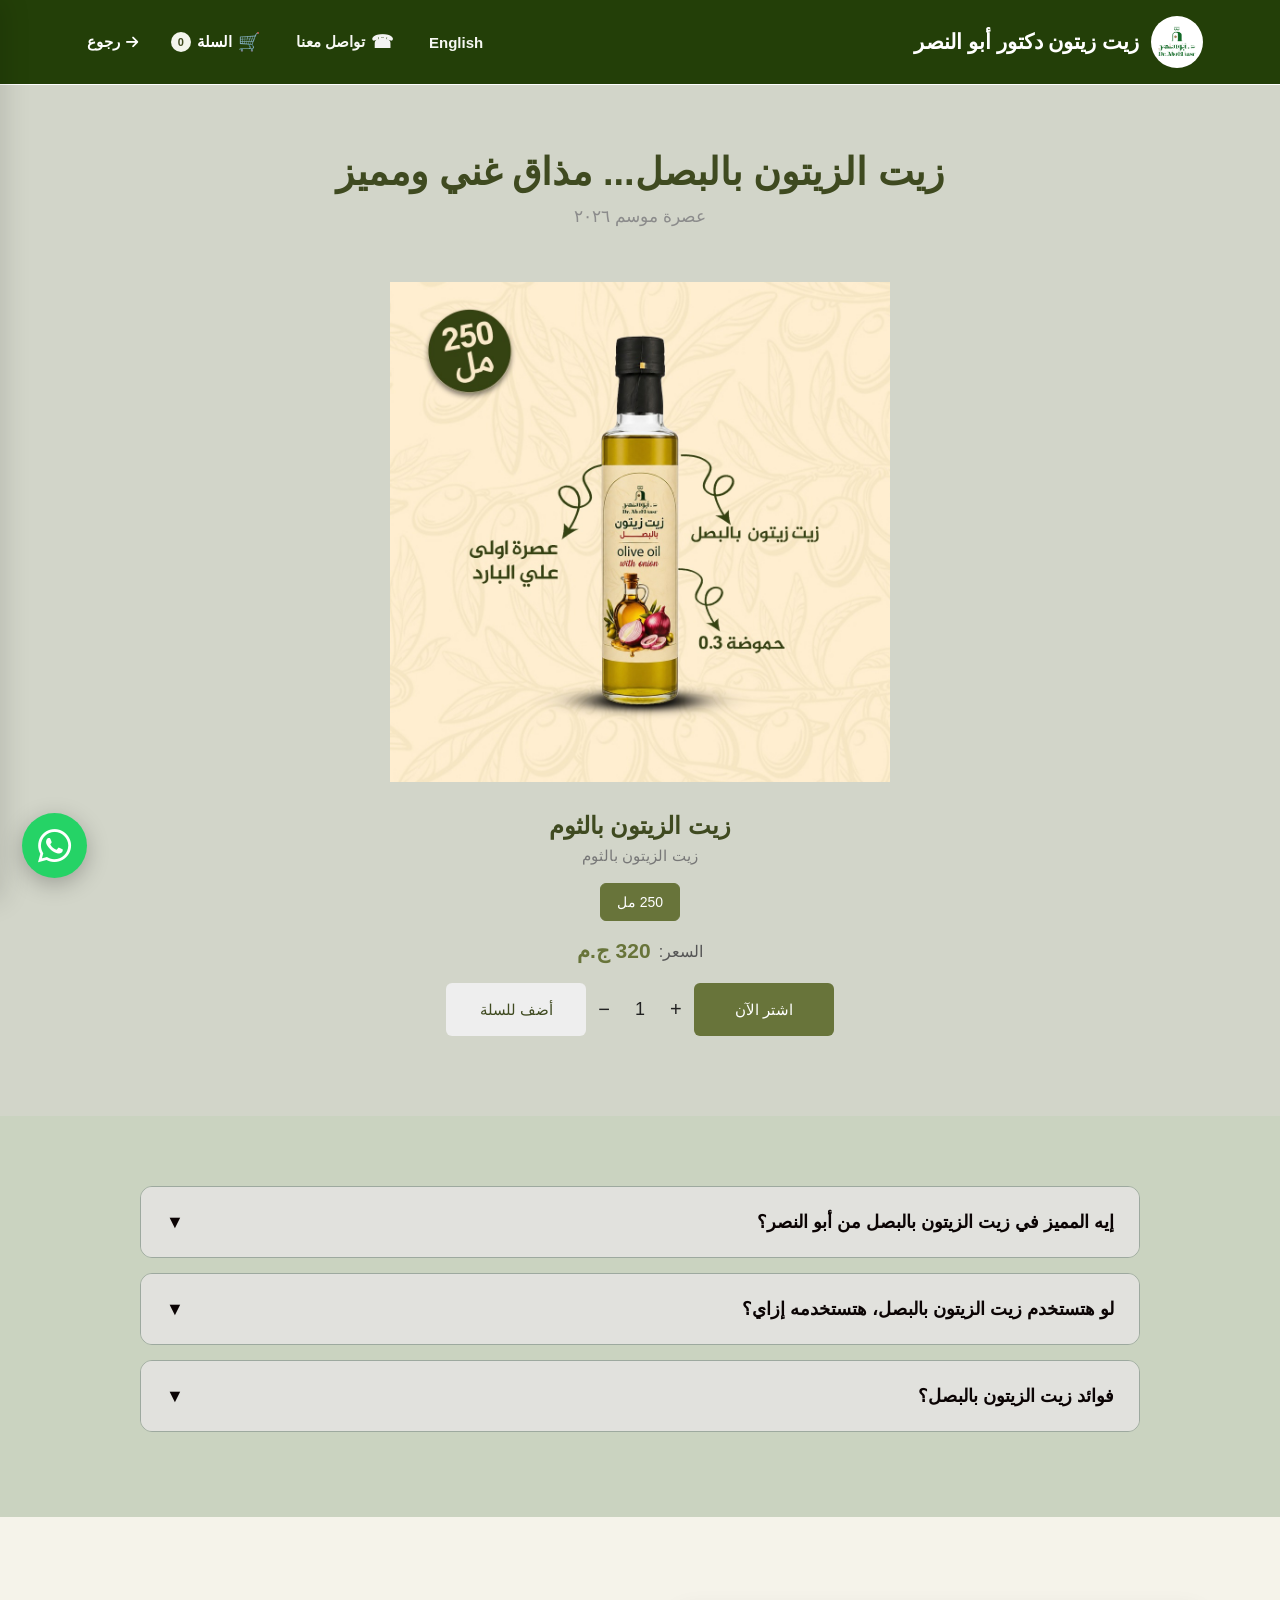
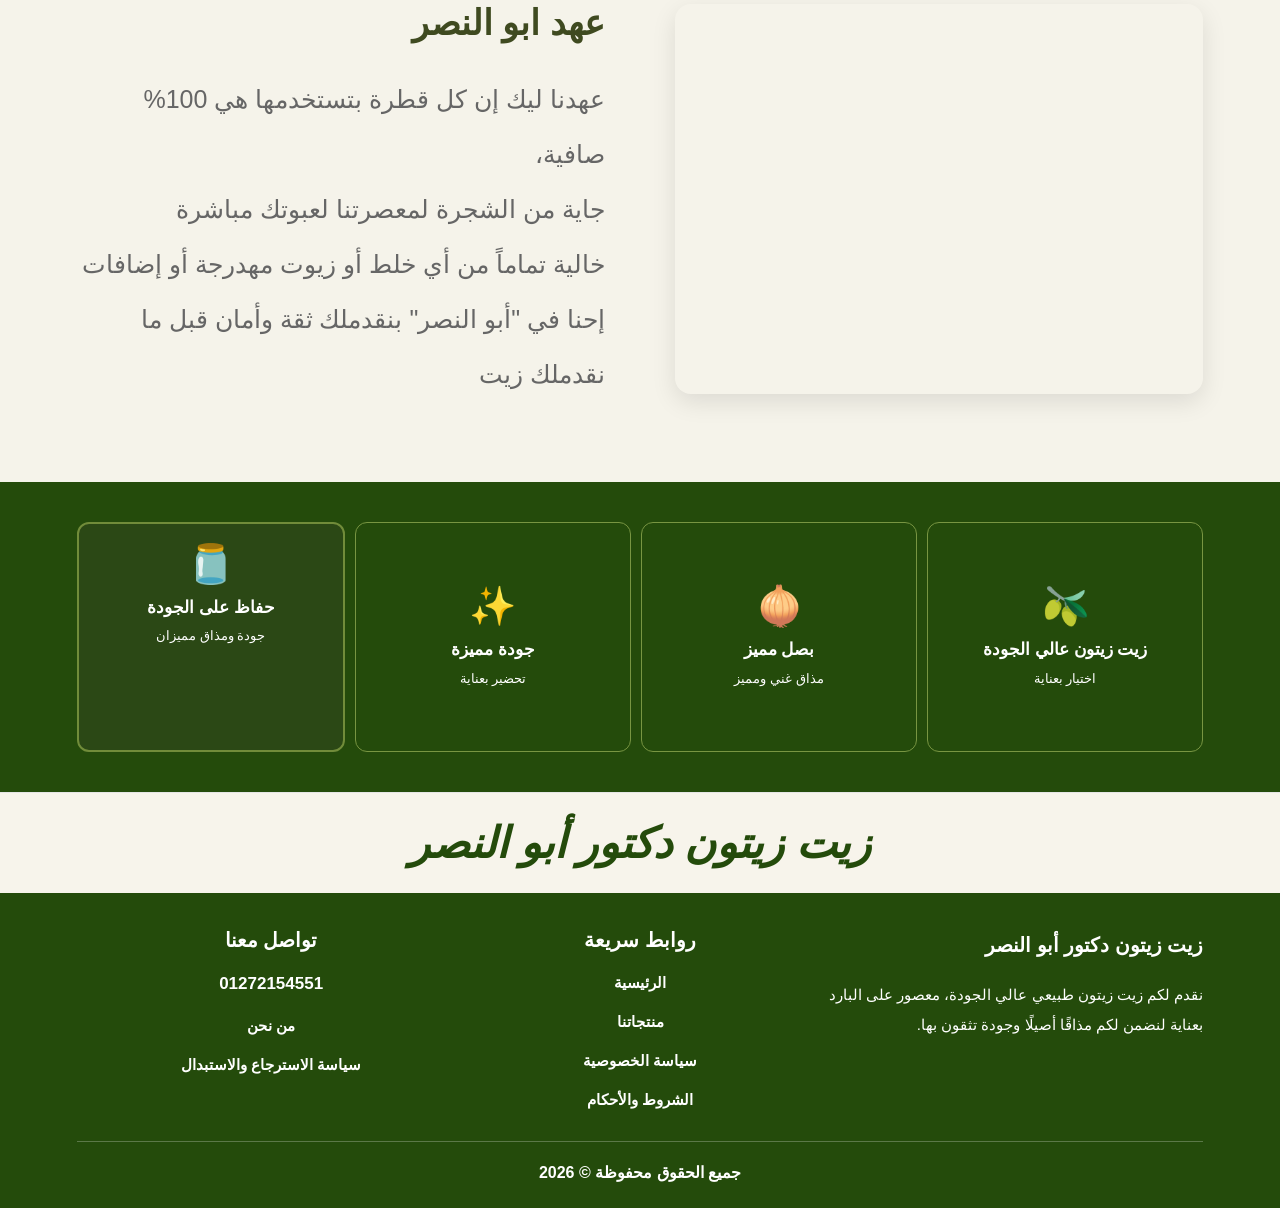
<file: onion oil.html>
<!DOCTYPE html>
<html lang="ar" dir="rtl">

<head>
    <meta charset="UTF-8">
    <meta name="viewport" content="width=device-width, initial-scale=1.0">

    <title>زيت الزيتون بالبصل | زيت زيتون دكتور أبو النصر</title>

    <link rel="stylesheet" href="onion oil style.css">

    <link rel="stylesheet"
          href="https://cdnjs.cloudflare.com/ajax/libs/font-awesome/6.5.2/css/all.min.css">
</head>

<body>

    <!-- ================= HEADER ================= -->

    <header class="main-header">

        <div class="brand">

            <div class="logo">
                <img src="ابو النصر 1.png"
                     alt="زيت زيتون دكتور أبو النصر">
            </div>

            <div class="brand-name"
                 data-ar="زيت زيتون دكتور أبو النصر"
                 data-en="Dr. Abu El Nasr Olive Oil">

                زيت زيتون دكتور أبو النصر

            </div>

        </div>

        <nav class="header-actions">

            <!-- LANGUAGE -->

            <button class="header-btn language-btn"
                    id="languageBtn"
                    type="button">

                <span id="languageText">English</span>

            </button>

            <!-- CONTACT -->

            <div class="contact-dropdown-container">

    <button
        type="button"
        class="header-btn contact-btn"
        id="contactBtn"
        aria-expanded="false"
        aria-controls="contactMenu">

        <span class="phone-icon">☎</span>

        <span
            data-ar="تواصل معنا"
            data-en="Contact Us">
            تواصل معنا
        </span>

    </button>

    <div
        id="contactMenu"
        class="contact-dropdown"
        hidden>

        <a
            href="tel:+201272154551"
            data-ar="اتصال هاتفي"
            data-en="Call Us">
            اتصال هاتفي
        </a>

        <a
            href="https://wa.me/201277371995"
            target="_blank"
            rel="noopener noreferrer"
            data-ar="تواصل عبر واتساب"
            data-en="WhatsApp">
            تواصل عبر واتساب
        </a>

    </div>

</div>

            <!-- CART -->

            <button class="header-btn cart-btn"
                    id="cartBtn"
                    type="button">

                <span class="cart-icon">🛒</span>

                <span data-ar="السلة"
                      data-en="Cart">

                    السلة

                </span>

                <span class="cart-count"
                      id="cartCount">0</span>

            </button>

            <!-- BACK -->

            <button class="header-btn back-page-btn"
                    id="pageBackBtn"
                    type="button">

                <i class="fa-solid fa-arrow-right"></i>

                <span data-ar="رجوع"
                      data-en="Back">

                    رجوع

                </span>

            </button>

        </nav>

    </header>


    <!-- ================= HERO ================= -->

    <main>

        <section class="hero">

            <div class="hero-content">

                <h1 data-ar="زيت الزيتون بالبصل... مذاق غني ومميز"
                    data-en="Onion Olive Oil... Rich and Distinctive Taste">

                    زيت الزيتون بالبصل... مذاق غني ومميز

                </h1>

                <p class="hero-season"
                   data-ar="عصرة موسم ٢٠٢٦"
                   data-en="2026 Harvest Season">

                    عصرة موسم ٢٠٢٦

                </p>

                <!-- PRODUCT -->

                <div class="hero-product">

                    <div class="product-stage"
                         id="productStage">

                        <img id="mainProductImage"
                             src="onion.jpeg"
                             alt="زيت الزيتون بالبصل">

                    </div>

                    <h2 id="productName"
                        data-ar="زيت الزيتون بالبصل"
                        data-en="Onion Olive Oil">

                        زيت الزيتون بالبصل

                    </h2>

                    <p class="product-type"
                       data-ar="زيت زيتون بالبصل"
                       data-en="Onion Olive Oil">

                        زيت زيتون بالبصل

                    </p>

                    <!-- SIZES -->

                    <div class="product-sizes">

                        <button class="size-btn active"
                                data-size="half"
                                data-ar="250 مل"
                                data-en="250 ml"
                                type="button">

                            250 ml

                        </button>

                    </div>

                    <!-- PRICE -->

                    <div class="product-price">

                        <span data-ar="السعر:"
                              data-en="Price:">

                            السعر:

                        </span>

                        <strong id="productPrice">
                            320 ج.م
                        </strong>

                    </div>

                    <!-- PRODUCT BUTTONS -->

                    <div class="product-buttons">

                        <button class="buy-btn"
                                id="buyNowBtn"
                                data-ar="اشتر الآن"
                                data-en="Buy Now"
                                type="button">

                            اشتر الآن

                        </button>

                        <!-- QUANTITY -->

                        <div class="quantity-control">

                            <button id="minusOneBtn"
                                    type="button"
                                    aria-label="تقليل الكمية">

                                −

                            </button>

                            <span id="quantityValue">1</span>

                            <button id="plusOneBtn"
                                    type="button"
                                    aria-label="زيادة الكمية">

                                +

                            </button>

                        </div>

                        <button class="add-cart-btn"
                                id="addCartBtn"
                                data-ar="أضف للسلة"
                                data-en="Add to Cart"
                                type="button">

                            أضف للسلة

                        </button>

                    </div>

                </div>

            </div>

        </section>

    </main>


    <!-- ================= CART SIDE PANEL ================= -->

    <div class="overlay" id="cartOverlay"></div>

    <aside class="side-panel cart-panel" id="cartPanel">

        <button class="close-btn"
                id="closeCart"
                type="button"
                aria-label="إغلاق السلة">

            ×

        </button>

        <div class="panel-content">

            <h2 data-ar="عربة التسوق"
                data-en="Shopping Cart">

                عربة التسوق

            </h2>

            <div class="cart-items" id="cartItems">

                <p class="empty-cart"
                   data-ar="السلة فارغة حاليًا"
                   data-en="Your cart is currently empty">

                    السلة فارغة حاليًا

                </p>

            </div>

            <div class="cart-footer">

                <div class="cart-total">

                    <span data-ar="الإجمالي"
                          data-en="Total">

                        الإجمالي

                    </span>

                    <strong id="cartTotal">0 ج.م</strong>

                </div>

                <button class="checkout-btn"
                        id="checkoutBtn"
                        data-ar="إتمام الطلب"
                        data-en="Checkout"
                        type="button">

                    إتمام الطلب

                </button>

            </div>

        </div>

    </aside>


    <!-- ================= ORDER MODAL ================= -->

    <div class="order-modal" id="orderModal">

        <div class="order-box">

            <div class="order-header">

                <h2 data-ar="إتمام الطلب"
                    data-en="Complete Your Order">

                    إتمام الطلب

                </h2>

            </div>

            <div class="order-summary">
                <!-- يتم تحديثها تلقائيًا من JavaScript -->
            </div>

            <div class="order-form">

                <label for="fullName"
                       data-ar="الاسم بالكامل"
                       data-en="Full Name">

                    الاسم بالكامل

                </label>

                <input type="text"
                       id="fullName"
                       placeholder="مثال: أحمد محمد">


                <div class="form-row">

                    <div class="form-group">

                        <label for="phone"
                               data-ar="رقم الهاتف"
                               data-en="Phone Number">

                            رقم الهاتف

                        </label>

                        <input type="tel"
                               id="phone"
                               placeholder="01xxxxxxxxx">

                    </div>

                    <div class="form-group">

                        <label for="governorate"
                               data-ar="المحافظة"
                               data-en="Governorate">

                            المحافظة

                        </label>

                        <select id="governorate">

                            <option value=""
                                    data-ar="اختر المحافظة"
                                    data-en="Choose Governorate">

                                اختر المحافظة

                            </option>

                            <option value="القاهرة" data-ar="القاهرة" data-en="Cairo">القاهرة</option>
                            <option value="الجيزة" data-ar="الجيزة" data-en="Giza">الجيزة</option>
                            <option value="الإسكندرية" data-ar="الإسكندرية" data-en="Alexandria">الإسكندرية</option>
                            <option value="القليوبية" data-ar="القليوبية" data-en="Qalyubia">القليوبية</option>
                            <option value="الدقهلية" data-ar="الدقهلية" data-en="Dakahlia">الدقهلية</option>
                            <option value="الشرقية" data-ar="الشرقية" data-en="Sharqia">الشرقية</option>
                            <option value="الغربية" data-ar="الغربية" data-en="Gharbia">الغربية</option>
                            <option value="المنوفية" data-ar="المنوفية" data-en="Monufia">المنوفية</option>
                            <option value="البحيرة" data-ar="البحيرة" data-en="Beheira">البحيرة</option>
                            <option value="كفر الشيخ" data-ar="كفر الشيخ" data-en="Kafr El Sheikh">كفر الشيخ</option>
                            <option value="دمياط" data-ar="دمياط" data-en="Damietta">دمياط</option>
                            <option value="بورسعيد" data-ar="بورسعيد" data-en="Port Said">بورسعيد</option>
                            <option value="الإسماعيلية" data-ar="الإسماعيلية" data-en="Ismailia">الإسماعيلية</option>
                            <option value="السويس" data-ar="السويس" data-en="Suez">السويس</option>
                            <option value="شمال سيناء" data-ar="شمال سيناء" data-en="North Sinai">شمال سيناء</option>
                            <option value="جنوب سيناء" data-ar="جنوب سيناء" data-en="South Sinai">جنوب سيناء</option>
                            <option value="البحر الأحمر" data-ar="البحر الأحمر" data-en="Red Sea">البحر الأحمر</option>
                            <option value="مطروح" data-ar="مطروح" data-en="Matrouh">مطروح</option>
                            <option value="الوادي الجديد" data-ar="الوادي الجديد" data-en="New Valley">الوادي الجديد</option>
                            <option value="الفيوم" data-ar="الفيوم" data-en="Fayoum">الفيوم</option>
                            <option value="بني سويف" data-ar="بني سويف" data-en="Beni Suef">بني سويف</option>
                            <option value="المنيا" data-ar="المنيا" data-en="Minya">المنيا</option>
                            <option value="أسيوط" data-ar="أسيوط" data-en="Assiut">أسيوط</option>
                            <option value="سوهاج" data-ar="سوهاج" data-en="Sohag">سوهاج</option>
                            <option value="قنا" data-ar="قنا" data-en="Qena">قنا</option>
                            <option value="الأقصر" data-ar="الأقصر" data-en="Luxor">الأقصر</option>
                            <option value="أسوان" data-ar="أسوان" data-en="Aswan">أسوان</option>

                        </select>

                    </div>

                </div>


                <label for="address"
                       data-ar="العنوان بالتفصيل"
                       data-en="Detailed Address">

                    العنوان بالتفصيل

                </label>

                <textarea id="address"
                          placeholder="الشارع، رقم العمارة، الحي، علامة مميزة"></textarea>


                <label for="notes"
                       data-ar="ملاحظات (اختياري)"
                       data-en="Notes (Optional)">

                    ملاحظات (اختياري)

                </label>

                <textarea id="notes"
                          placeholder="مثال: التسليم مساءً"></textarea>


                <!-- PAYMENT -->

                <div class="payment-section">

                    <h3 data-ar="طريقة الدفع"
                        data-en="Payment Method">

                        طريقة الدفع

                    </h3>

                    <label class="payment-option">

                        <input type="radio"
                               name="payment"
                               value="cash"
                               checked>

                        <span data-ar="💵 الدفع عند الاستلام (كاش)"
                              data-en="💵 Cash on Delivery">

                            💵 الدفع عند الاستلام (كاش)

                        </span>

                    </label>

                    <label class="payment-option">

                        <input type="radio"
                               name="payment"
                               value="card">

                        <span data-ar="💳 بطاقة ائتمان / فيزا"
                              data-en="💳 Credit / Visa Card">

                            💳 بطاقة ائتمان / فيزا

                        </span>

                    </label>

                    <label class="payment-option">

                        <input type="radio"
                               name="payment"
                               value="wallet">

                        <span data-ar="📱 محفظة إلكترونية"
                              data-en="📱 Electronic Wallet">

                            📱 محفظة إلكترونية

                        </span>

                    </label>

                </div>


                <!-- ORDER BUTTONS -->

                <div class="order-buttons">

                    <button type="button"
                            class="back-btn"
                            id="backBtn"
                            data-ar="رجوع"
                            data-en="Back">

                        رجوع

                    </button>

                    <button type="button"
                            class="confirm-btn"
                            id="confirmOrderBtn"
                            data-ar="تأكيد الطلب"
                            data-en="Confirm Order">

                        تأكيد الطلب

                    </button>

                </div>

            </div>

        </div>

    </div>

<!-- ================= FAQ ================= -->

   <section class="faq-section" id="faq">
    <div class="faq-container">

        <!-- QUESTION 1 -->
        <div class="faq-item">
            <button class="faq-question" type="button" aria-expanded="false">
                <span data-ar="إيه المميز في زيت الزيتون بالبصل من أبو النصر؟"
                      data-en="What makes Abu El Nasr Onion Olive Oil special?">
                    إيه المميز في زيت الزيتون بالبصل من أبو النصر؟
                </span>
                <span class="faq-arrow">▼</span>
            </button>
            <div class="faq-answer">
                <div class="faq-ar">
                    <p>بيجمع بين فوائد زيت الزيتون البكر الممتاز وبين خصائص البصل العريقة كمطهر معوي وطبيعي للشرايين والكبد، على طريقة الدول المتقدمة في الاستمتاع بالزيت منقوعاً لضمان أفضل امتصاص وراحة تامة للجهاز الهضمي.</p>
                </div>
                <div class="faq-en">
                    <p>It combines the benefits of Extra Virgin Olive Oil with the traditional properties of onion as an intestinal cleanser and a natural cleanser for the arteries and liver. Inspired by practices in developed countries, the oil is enjoyed infused to ensure optimal absorption and complete digestive comfort.</p>
                </div>
            </div>
        </div>

        <!-- QUESTION 2 -->
        <div class="faq-item">
            <button class="faq-question" type="button" aria-expanded="false">
                <span data-ar="لو هتستخدم زيت الزيتون بالبصل، هتستخدمه إزاي؟"
                      data-en="How should you use Onion Olive Oil?">
                    لو هتستخدم زيت الزيتون بالبصل، هتستخدمه إزاي؟
                </span>
                <span class="faq-arrow">▼</span>
            </button>
            <div class="faq-answer">
                <div class="faq-ar">
                    <p>يُضاف للوجبات اليومية، السلطات، أو الأطباق المختلفة للاستفادة القصوى من خصائصه المطهرة والغذائية بطعم شهي ومريح للمعدة.</p>
                </div>
                <div class="faq-en">
                    <p>Add it to daily meals, salads, or various dishes to make the most of its cleansing and nutritional properties, with a delicious taste that is gentle on the stomach.</p>
                </div>
            </div>
        </div>

        <!-- QUESTION 3 -->
        <div class="faq-item">
            <button class="faq-question" type="button" aria-expanded="false">
                <span data-ar="فوائد زيت الزيتون بالبصل؟"
                      data-en="What are the benefits of Onion Olive Oil?">
                    فوائد زيت الزيتون بالبصل؟
                </span>
                <span class="faq-arrow">▼</span>
            </button>
            <div class="faq-answer">
                <div class="faq-ar">
                    <p>البصل مع زيت الزيتون يعتبر مطهراً قوياً للأمعاء والشرايين، مطهر معوي وشرياني ويحمي من الالتهابات والمشاكل المرتبطة بالهضم والدورة الدموية.</p>
                </div>
                <div class="faq-en">
                    <p>Onion combined with olive oil is considered a powerful cleanser for the intestines and arteries. It acts as an intestinal and arterial cleanser and protects against inflammation and problems related to digestion and blood circulation.</p>
                </div>
            </div>
        </div>

    </div><!-- /faq-container -->
</section>


    <!-- ================= QUALITY VIDEO ================= -->

    <section class="quality-video-section">

        <div class="quality-video-container">

            <div class="quality-video">

                <video id="qualityVideo"
                       src="VID-20260821-WA0030.mp4"
                       autoplay
                       muted
                       loop
                       playsinline>
                </video>

            </div>

              <div class="quality-text quality-ar">

            <h2>
                عهد ابو النصر
            </h2>


            <p>
           عهدنا ليك إن كل قطرة بتستخدمها هي 100% صافية،
                <br>جاية من الشجرة لمعصرتنا لعبوتك مباشرة <br>خالية تماماً من أي خلط أو زيوت مهدرجة أو إضافات<br>
             إحنا في "أبو النصر" بنقدملك ثقة وأمان قبل ما نقدملك زيت<br>
             
                
            </p>

        </div>


        <div class="quality-text quality-en">

            <h2>
             The Abu El Nasr Promise
            </h2>


            <p>Our promise to you is that every drop is pure and carefully <br>
                handled from the olive tree to our mill and then to your bottle,<br>
                
                without unnecessary mixing or artificial additives.<br>
                At Abu El Nasr, Trust and safety, served before oil.
            </p>

        </div>

    </div>
    </section>


    <!-- ================= QUALITY CARDS ================= -->

    <section class="quality-cards-section">

        <div class="quality-cards-container">

            <div class="quality-card">

                <div class="quality-icon">🫒</div>

                <div>

                    <h3 data-ar="زيت زيتون عالي الجودة"
                        data-en="High Quality Olive Oil">

                        زيت زيتون عالي الجودة

                    </h3>

                    <p data-ar="اختيار بعناية"
                       data-en="Carefully selected">

                        اختيار بعناية

                    </p>

                </div>

            </div>

            <div class="quality-card">

                <div class="quality-icon">🧅</div>

                <div>

                    <h3 data-ar="بصل مميز"
                        data-en="Distinctive Onion">

                        بصل مميز

                    </h3>

                    <p data-ar="مذاق غني ومميز"
                       data-en="Rich and distinctive taste">

                        مذاق غني ومميز

                    </p>

                </div>

            </div>

            <div class="quality-card">

                <div class="quality-icon">✨</div>

                <div>

                    <h3 data-ar="جودة مميزة"
                        data-en="Distinctive Quality">

                        جودة مميزة

                    </h3>

                    <p data-ar="تحضير بعناية"
                       data-en="Carefully prepared">

                        تحضير بعناية

                    </p>

                </div>

            </div>

            <div class="quality-card">

                <div class="quality-icon">🫙</div>

                <div>

                    <h3 data-ar="حفاظ على الجودة"
                        data-en="Quality Preservation">

                        حفاظ على الجودة

                    </h3>

                    <p data-ar="جودة ومذاق مميزان"
                       data-en="Quality and distinctive taste">

                        جودة ومذاق مميزان

                    </p>

                </div>

            </div>

        </div>

    </section>


 


    <!-- ================= FOOTER ================= -->


          <!-- FOOTER BRAND STRIP -->
<div class="footer-brand-strip">
    <span class="footer-ar">زيت زيتون دكتور أبو النصر</span>
    <span class="footer-en">Dr. Abu El Nasr Olive Oil</span>
</div>

<!-- MAIN FOOTER -->
<footer class="site-footer">

    <div class="footer-main">

        <!-- RIGHT: BRAND -->
        <div class="footer-brand">

            <h3 class="footer-brand-name">
                <span class="footer-ar">زيت زيتون دكتور أبو النصر</span>
                <span class="footer-en">Dr. Abu El Nasr Olive Oil</span>
            </h3>

            <p class="footer-description">
                <span class="footer-ar">
                    نقدم لكم زيت زيتون طبيعي عالي الجودة،
                    معصور على البارد بعناية لنضمن لكم مذاقًا أصيلًا وجودة تثقون بها.
                </span>

                <span class="footer-en">
                    We offer high-quality natural olive oil,
                    carefully cold-pressed to ensure authentic taste and quality you can trust.
                </span>
            </p>

          
            </a>

        </div>


        <!-- CENTER: QUICK LINKS -->
        <div class="footer-quick-links">

            <h3>
                <span class="footer-ar">روابط سريعة</span>
                <span class="footer-en">Quick Links</span>
            </h3>

            <a href="index.html">
                <span class="footer-ar">الرئيسية</span>
                <span class="footer-en">Home</span>
            </a>

            <a href="index.html#products">
                <span class="footer-ar">منتجاتنا</span>
                <span class="footer-en">Our Products</span>
            </a>

            <a href="privacy.html">
                <span class="footer-ar">سياسة الخصوصية</span>
                <span class="footer-en">Privacy Policy</span>
            </a>

            <a href="terms.html">
                <span class="footer-ar">الشروط والأحكام</span>
                <span class="footer-en">Terms & Conditions</span>
            </a>

        </div>


        <!-- LEFT: CONTACT -->
        <div class="footer-contact-links">

            <h3>
                <span class="footer-ar">تواصل معنا</span>
                <span class="footer-en">Contact Us</span>
            </h3>

            <a href="tel:+201272154551" class="footer-phone">
                01272154551
            </a>

            <a href="index.html#about">
                <span class="footer-ar">من نحن</span>
                <span class="footer-en">About Us</span>
            </a>

            <a href="return-policy.html">
                <span class="footer-ar">سياسة الاسترجاع والاستبدال</span>
                <span class="footer-en">Return & Exchange Policy</span>
            </a>

        </div>

    </div>


    <!-- COPYRIGHT -->
    <div class="footer-bottom">

        <p>
            <span class="footer-ar">جميع الحقوق محفوظة © 2026</span>
            <span class="footer-en">All Rights Reserved © 2026</span>
        </p>

        <button
            type="button"
            class="dashboard-access"
            id="dashboardAccess">

            <span class="footer-ar">لوحة التحكم</span>
            <span class="footer-en">Dashboard</span>

        </button>

    </div>

</footer>



    <!-- ================= WHATSAPP ================= -->

    <a href="https://wa.me/201277371995"
       class="whatsapp-float"
       target="_blank"
       rel="noopener noreferrer"
       aria-label="تواصل معنا عبر واتساب">

        <span class="whatsapp-icon">
            <i class="fa-brands fa-whatsapp"></i>
        </span>

        <span class="whatsapp-text"
              data-ar="لأي استفسار، تواصل معنا"
              data-en="For any inquiry, contact us">

            لأي استفسار، تواصل معنا

        </span>

    </a>


    <!-- ================= SCRIPT ================= -->

    <script src="onion oil script.js"></script>

</body>

</html>
</file>
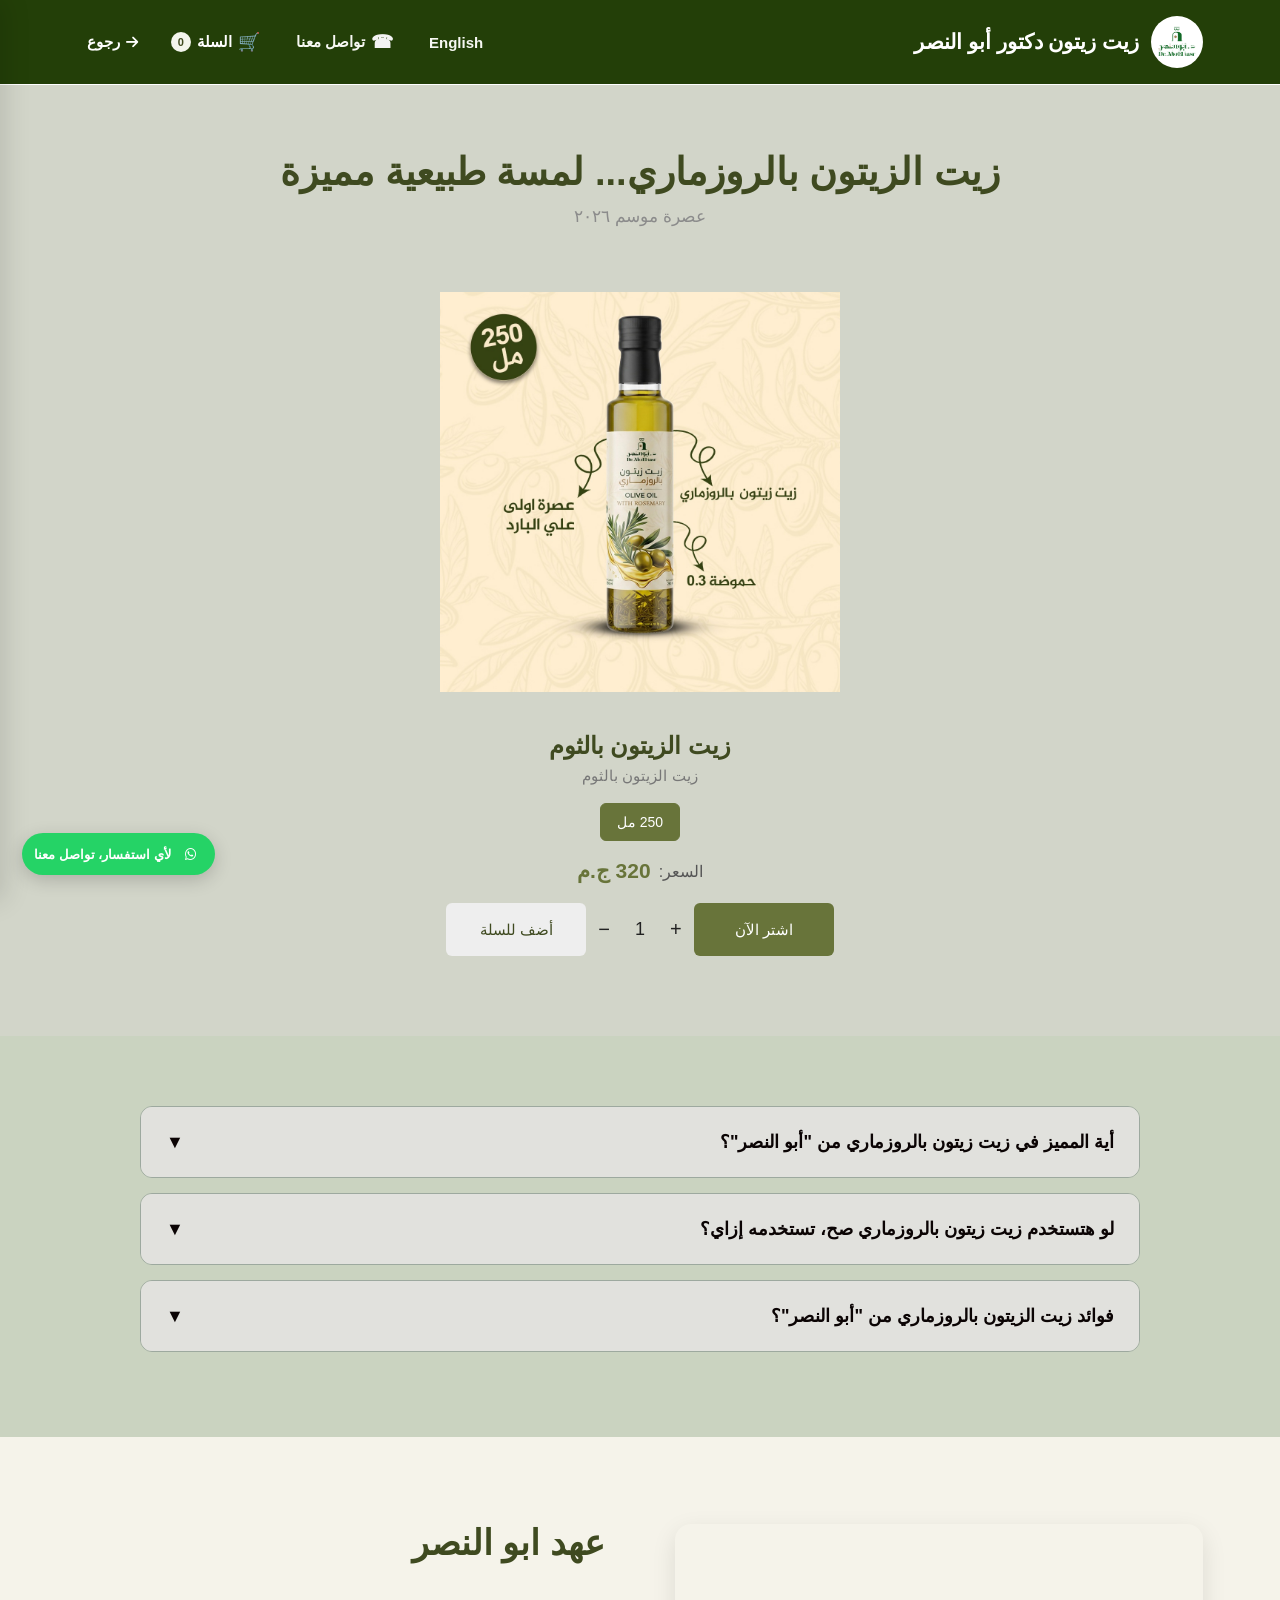
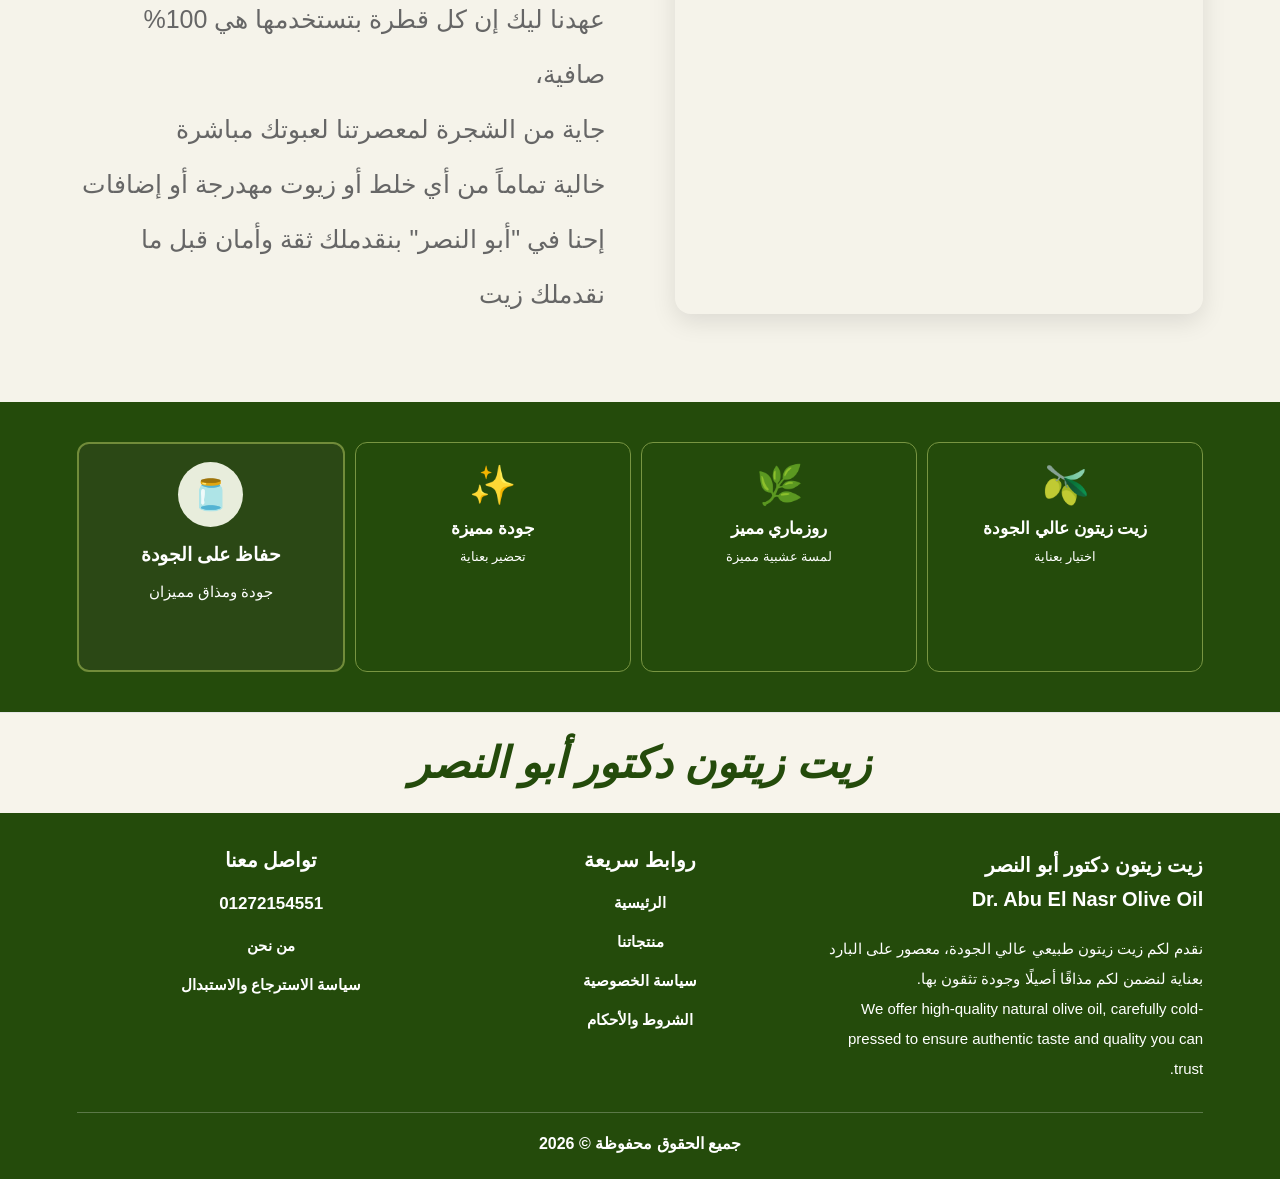
<file: rosemary oil.html>
<!DOCTYPE html>
<html lang="ar" dir="rtl">

<head>
    <meta charset="UTF-8">
    <meta name="viewport" content="width=device-width, initial-scale=1.0">

    <title>زيت الزيتون بالروزماري | زيت زيتون دكتور أبو النصر</title>

    <link rel="stylesheet" href="rosemary oil style.css">

    <link rel="stylesheet"
          href="https://cdnjs.cloudflare.com/ajax/libs/font-awesome/6.5.2/css/all.min.css">
</head>

<body>

    <!-- ================= HEADER ================= -->

    <header class="main-header">

        <div class="brand">

            <div class="logo">
                <img src="ابو النصر 1.png"
                     alt="زيت زيتون دكتور أبو النصر">
            </div>

            <div class="brand-name"
                 data-ar="زيت زيتون دكتور أبو النصر"
                 data-en="Dr. Abu El Nasr Olive Oil">

                زيت زيتون دكتور أبو النصر

            </div>

        </div>

        <nav class="header-actions">

            <!-- LANGUAGE -->

            <button class="header-btn language-btn"
                    id="languageBtn"
                    type="button">

                <span id="languageText">English</span>

            </button>

            <!-- CONTACT -->

           <div class="contact-dropdown-container">

    <button
        type="button"
        class="header-btn contact-btn"
        id="contactBtn"
        aria-expanded="false"
        aria-controls="contactMenu">

        <span class="phone-icon">☎</span>

        <span
            data-ar="تواصل معنا"
            data-en="Contact Us">
            تواصل معنا
        </span>

    </button>

    <div
        id="contactMenu"
        class="contact-dropdown"
        hidden>

        <a
            href="tel:+201272154551"
            data-ar="اتصال هاتفي"
            data-en="Call Us">
            اتصال هاتفي
        </a>

        <a
            href="https://wa.me/201277371995"
            target="_blank"
            rel="noopener noreferrer"
            data-ar="تواصل عبر واتساب"
            data-en="WhatsApp">
            تواصل عبر واتساب
        </a>

    </div>

</div>

            <!-- CART -->

            <button class="header-btn cart-btn"
                    id="cartBtn"
                    type="button">

                <span class="cart-icon">🛒</span>

                <span data-ar="السلة"
                      data-en="Cart">

                    السلة

                </span>

                <span class="cart-count"
                      id="cartCount">0</span>

            </button>

            <!-- BACK -->

            <button class="header-btn back-page-btn"
                    id="pageBackBtn"
                    type="button">

                <i class="fa-solid fa-arrow-right"></i>

                <span data-ar="رجوع"
                      data-en="Back">

                    رجوع

                </span>

            </button>

        </nav>

    </header>


    <!-- ================= HERO ================= -->

    <main>

        <section class="hero">

            <div class="hero-content">

                <h1 data-ar="زيت الزيتون بالروزماري... لمسة طبيعية مميزة"
                    data-en="Rosemary Olive Oil... A Distinctive Natural Touch">

                    زيت الزيتون بالروزماري... لمسة طبيعية مميزة

                </h1>

                <p class="hero-season"
                   data-ar="عصرة موسم ٢٠٢٦"
                   data-en="2026 Harvest Season">

                    عصرة موسم ٢٠٢٦

                </p>

                <!-- PRODUCT -->

                <div class="hero-product">

                    <div class="product-stage"
                         id="productStage">

                        <img id="mainProductImage"
                             src="Rosemary.jpeg"
                             alt="زيت الزيتون بالروزماري">

                    </div>

                    <h2 id="productName"
                        data-ar="زيت الزيتون بالروزماري"
                        data-en="Rosemary Olive Oil">

                        زيت الزيتون بالروزماري

                    </h2>

                    <p class="product-type"
                       data-ar="زيت الزيتون بالروزماري"
                       data-en="Rosemary Olive Oil">

                        زيت الزيتون بالروزماري

                    </p>

                    <!-- SIZES -->

                    <div class="product-sizes">

                        <button class="size-btn active"
                                data-size="half"
                                data-ar="250 مل"
                                data-en="250 ml"
                                type="button">

                            250 ml

                        </button>

                    </div>

                    <!-- PRICE -->

                    <div class="product-price">

                        <span data-ar="السعر:"
                              data-en="Price:">

                            السعر:

                        </span>

                        <strong id="productPrice">
                            320 ج.م
                        </strong>

                    </div>

                    <!-- PRODUCT BUTTONS -->

                    <div class="product-buttons">

                        <button class="buy-btn"
                                id="buyNowBtn"
                                data-ar="اشتر الآن"
                                data-en="Buy Now"
                                type="button">

                            اشتر الآن

                        </button>

                        <!-- QUANTITY -->

                        <div class="quantity-control">

                            <button id="minusOneBtn"
                                    type="button"
                                    aria-label="تقليل الكمية">

                                −

                            </button>

                            <span id="quantityValue">1</span>

                            <button id="plusOneBtn"
                                    type="button"
                                    aria-label="زيادة الكمية">

                                +

                            </button>

                        </div>

                        <button class="add-cart-btn"
                                id="addCartBtn"
                                data-ar="أضف للسلة"
                                data-en="Add to Cart"
                                type="button">

                            أضف للسلة

                        </button>

                    </div>

                </div>

            </div>

        </section>

    </main>


    <!-- ================= CART SIDE PANEL ================= -->

    <div class="overlay" id="cartOverlay"></div>

    <aside class="side-panel cart-panel" id="cartPanel">

        <button class="close-btn"
                id="closeCart"
                type="button"
                aria-label="إغلاق السلة">

            ×

        </button>

        <div class="panel-content">

            <h2 data-ar="عربة التسوق"
                data-en="Shopping Cart">

                عربة التسوق

            </h2>

            <div class="cart-items" id="cartItems">

                <p class="empty-cart"
                   data-ar="السلة فارغة حاليًا"
                   data-en="Your cart is currently empty">

                    السلة فارغة حاليًا

                </p>

            </div>

            <div class="cart-footer">

                <div class="cart-total">

                    <span data-ar="الإجمالي"
                          data-en="Total">

                        الإجمالي

                    </span>

                    <strong id="cartTotal">0 ج.م</strong>

                </div>

                <button class="checkout-btn"
                        id="checkoutBtn"
                        data-ar="إتمام الطلب"
                        data-en="Checkout"
                        type="button">

                    إتمام الطلب

                </button>

            </div>

        </div>

    </aside>


    <!-- ================= ORDER MODAL ================= -->

    <div class="order-modal" id="orderModal">

        <div class="order-box">

            <div class="order-header">

                <h2 data-ar="إتمام الطلب"
                    data-en="Complete Your Order">

                    إتمام الطلب

                </h2>

            </div>

            <div class="order-summary">
                <!-- يتم تحديثها تلقائيًا من JavaScript -->
            </div>

            <div class="order-form">

                <label for="fullName"
                       data-ar="الاسم بالكامل"
                       data-en="Full Name">

                    الاسم بالكامل

                </label>

                <input type="text"
                       id="fullName"
                       placeholder="مثال: أحمد محمد">


                <div class="form-row">

                    <div class="form-group">

                        <label for="phone"
                               data-ar="رقم الهاتف"
                               data-en="Phone Number">

                            رقم الهاتف

                        </label>

                        <input type="tel"
                               id="phone"
                               placeholder="01xxxxxxxxx">

                    </div>

                    <div class="form-group">

                        <label for="governorate"
                               data-ar="المحافظة"
                               data-en="Governorate">

                            المحافظة

                        </label>

                        <select id="governorate">

                            <option value=""
                                    data-ar="اختر المحافظة"
                                    data-en="Choose Governorate">

                                اختر المحافظة

                            </option>

                            <option value="القاهرة" data-ar="القاهرة" data-en="Cairo">القاهرة</option>
                            <option value="الجيزة" data-ar="الجيزة" data-en="Giza">الجيزة</option>
                            <option value="الإسكندرية" data-ar="الإسكندرية" data-en="Alexandria">الإسكندرية</option>
                            <option value="القليوبية" data-ar="القليوبية" data-en="Qalyubia">القليوبية</option>
                            <option value="الدقهلية" data-ar="الدقهلية" data-en="Dakahlia">الدقهلية</option>
                            <option value="الشرقية" data-ar="الشرقية" data-en="Sharqia">الشرقية</option>
                            <option value="الغربية" data-ar="الغربية" data-en="Gharbia">الغربية</option>
                            <option value="المنوفية" data-ar="المنوفية" data-en="Monufia">المنوفية</option>
                            <option value="البحيرة" data-ar="البحيرة" data-en="Beheira">البحيرة</option>
                            <option value="كفر الشيخ" data-ar="كفر الشيخ" data-en="Kafr El Sheikh">كفر الشيخ</option>
                            <option value="دمياط" data-ar="دمياط" data-en="Damietta">دمياط</option>
                            <option value="بورسعيد" data-ar="بورسعيد" data-en="Port Said">بورسعيد</option>
                            <option value="الإسماعيلية" data-ar="الإسماعيلية" data-en="Ismailia">الإسماعيلية</option>
                            <option value="السويس" data-ar="السويس" data-en="Suez">السويس</option>
                            <option value="شمال سيناء" data-ar="شمال سيناء" data-en="North Sinai">شمال سيناء</option>
                            <option value="جنوب سيناء" data-ar="جنوب سيناء" data-en="South Sinai">جنوب سيناء</option>
                            <option value="البحر الأحمر" data-ar="البحر الأحمر" data-en="Red Sea">البحر الأحمر</option>
                            <option value="مطروح" data-ar="مطروح" data-en="Matrouh">مطروح</option>
                            <option value="الوادي الجديد" data-ar="الوادي الجديد" data-en="New Valley">الوادي الجديد</option>
                            <option value="الفيوم" data-ar="الفيوم" data-en="Fayoum">الفيوم</option>
                            <option value="بني سويف" data-ar="بني سويف" data-en="Beni Suef">بني سويف</option>
                            <option value="المنيا" data-ar="المنيا" data-en="Minya">المنيا</option>
                            <option value="أسيوط" data-ar="أسيوط" data-en="Assiut">أسيوط</option>
                            <option value="سوهاج" data-ar="سوهاج" data-en="Sohag">سوهاج</option>
                            <option value="قنا" data-ar="قنا" data-en="Qena">قنا</option>
                            <option value="الأقصر" data-ar="الأقصر" data-en="Luxor">الأقصر</option>
                            <option value="أسوان" data-ar="أسوان" data-en="Aswan">أسوان</option>

                        </select>

                    </div>

                </div>


                <label for="address"
                       data-ar="العنوان بالتفصيل"
                       data-en="Detailed Address">

                    العنوان بالتفصيل

                </label>

                <textarea id="address"
                          placeholder="الشارع، رقم العمارة، الحي، علامة مميزة"></textarea>


                <label for="notes"
                       data-ar="ملاحظات (اختياري)"
                       data-en="Notes (Optional)">

                    ملاحظات (اختياري)

                </label>

                <textarea id="notes"
                          placeholder="مثال: التسليم مساءً"></textarea>


                <!-- PAYMENT -->

                <div class="payment-section">

                    <h3 data-ar="طريقة الدفع"
                        data-en="Payment Method">

                        طريقة الدفع

                    </h3>

                    <label class="payment-option">

                        <input type="radio"
                               name="payment"
                               value="cash"
                               checked>

                        <span data-ar="💵 الدفع عند الاستلام (كاش)"
                              data-en="💵 Cash on Delivery">

                            💵 الدفع عند الاستلام (كاش)

                        </span>

                    </label>

                    <label class="payment-option">

                        <input type="radio"
                               name="payment"
                               value="card">

                        <span data-ar="💳 بطاقة ائتمان / فيزا"
                              data-en="💳 Credit / Visa Card">

                            💳 بطاقة ائتمان / فيزا

                        </span>

                    </label>

                    <label class="payment-option">

                        <input type="radio"
                               name="payment"
                               value="wallet">

                        <span data-ar="📱 محفظة إلكترونية"
                              data-en="📱 Electronic Wallet">

                            📱 محفظة إلكترونية

                        </span>

                    </label>

                </div>


                <!-- ORDER BUTTONS -->

                <div class="order-buttons">

                    <button type="button"
                            class="back-btn"
                            id="backBtn"
                            data-ar="رجوع"
                            data-en="Back">

                        رجوع

                    </button>

                    <button type="button"
                            class="confirm-btn"
                            id="confirmOrderBtn"
                            data-ar="تأكيد الطلب"
                            data-en="Confirm Order">

                        تأكيد الطلب

                    </button>

                </div>

            </div>

        </div>

    </div>


    <!-- ================= FAQ ================= -->

    <section class="faq-section" id="faq">

        <div class="faq-container">

            <!-- QUESTION 1 -->

<div class="faq-item">

    <button class="faq-question"
            type="button"
            aria-expanded="false">

        <span
            data-ar='أية المميز في زيت زيتون بالروزماري من "أبو النصر"؟'
            data-en='What makes Abu El Nasr Rosemary Olive Oil special?'>

            أية المميز في زيت زيتون بالروزماري من "أبو النصر"؟

        </span>

        <span class="faq-arrow">▼</span>

    </button>

    <div class="faq-answer">

        <div class="faq-ar">

            <p>
                تركيبة مدروسة تجمع بين نقاء زيت الزيتون البكر الممتاز وخواص الروزماري (إكليل الجبل) الفعالة في تحفيز الدورة الدموية وتغذية بصيلات الشعر بعمق.
            </p>

        </div>

        <div class="faq-en">

            <p>
                A carefully developed formula combining the purity of Extra Virgin Olive Oil with the properties of rosemary, known for its traditional use in hair care and scalp massage.
            </p>

        </div>

    </div>

</div>


<!-- QUESTION 2 -->

<div class="faq-item">

    <button class="faq-question"
            type="button"
            aria-expanded="false">

        <span
            data-ar="لو هتستخدم زيت زيتون بالروزماري صح، تستخدمه إزاي؟"
            data-en="How should you use Rosemary Olive Oil properly?">

            لو هتستخدم زيت زيتون بالروزماري صح، تستخدمه إزاي؟

        </span>

        <span class="faq-arrow">▼</span>

    </button>

    <div class="faq-answer">

        <div class="faq-ar">

            <p>
                <strong>للعناية بالشعر:</strong><br>
                يُستخدم كحمام زيت أو مساج لفروة الرأس، ضمن روتين العناية بالشعر. وتختلف النتائج من شخص لآخر، ولا يمكن ضمان إنبات الشعر أو زيادة طوله.
            </p>

            <p>
                <strong>للطهي:</strong><br>
                يمكن استخدامه في بعض الأطباق لإضافة نكهة عطرية مميزة من الروزماري، بشرط أن يكون المنتج مخصصًا للاستخدام الغذائي.
            </p>

        </div>

        <div class="faq-en">

            <p>
                <strong>For hair care:</strong><br>
                It can be used as a hair oil treatment or for scalp massage as part of a hair-care routine. Results vary from person to person, and hair growth or increased length cannot be guaranteed.
            </p>

            <p>
                <strong>For cooking:</strong><br>
                It can be used in selected dishes to add a distinctive rosemary aroma, provided the product is intended for food use.
            </p>

        </div>

    </div>

</div>


<!-- QUESTION 3 -->

<div class="faq-item">

    <button class="faq-question"
            type="button"
            aria-expanded="false">

        <span
            data-ar='فوائد زيت الزيتون بالروزماري من "أبو النصر"؟'
            data-en='What are the benefits of Abu El Nasr Rosemary Olive Oil?'>

            فوائد زيت الزيتون بالروزماري من "أبو النصر"؟

        </span>

        <span class="faq-arrow">▼</span>

    </button>

    <div class="faq-answer">

        <div class="faq-ar">

            <p>
                <strong>للعناية بالشعر والبصيلات:</strong><br>
                زيت الزيتون بالروزماري ممكن يكون جزءًا من روتين العناية بالشعر، ويساعد على ترطيب الشعر وتحسين مظهره ومنحه لمعانًا. أما تأثيره على نمو الشعر وتقوية الجذور، فقد يختلف من شخص لآخر ولا يمكن ضمانه.
            </p>

        </div>

        <div class="faq-en">

            <p>
                <strong>For hair and follicles:</strong><br>
                Rosemary Olive Oil can be part of a hair-care routine, helping moisturize the hair and improve its appearance and shine. Its effects on hair growth and strengthening the roots may vary from person to person and cannot be guaranteed.
            </p>

        </div>

    </div>

</div>




    </section>


    <!-- ================= QUALITY VIDEO ================= -->

    <section class="quality-video-section">

        <div class="quality-video-container">

            <div class="quality-video">

                <video id="qualityVideo"
                       src="VID-20260821-WA0030.mp4"
                       autoplay
                       muted
                       loop
                       playsinline>
                </video>

            </div>

            <div class="quality-text quality-ar">

            <h2>
                عهد ابو النصر
            </h2>


            <p>
           عهدنا ليك إن كل قطرة بتستخدمها هي 100% صافية،
                <br>جاية من الشجرة لمعصرتنا لعبوتك مباشرة <br>خالية تماماً من أي خلط أو زيوت مهدرجة أو إضافات<br>
             إحنا في "أبو النصر" بنقدملك ثقة وأمان قبل ما نقدملك زيت<br>
             
                
            </p>

        </div>


        <div class="quality-text quality-en">

            <h2>
             The Abu El Nasr Promise
            </h2>


            <p>Our promise to you is that every drop is pure and carefully <br>
                handled from the olive tree to our mill and then to your bottle,<br>
                
                without unnecessary mixing or artificial additives.<br>
                At Abu El Nasr, Trust and safety, served before oil.
            </p>

        </div>

    </div>

    </section>


    <!-- ================= QUALITY CARDS ================= -->

    <section class="quality-cards-section">

        <div class="quality-cards-container">

            <div class="quality-card">

                <div class="quality-icon">🫒</div>

                <div>

                    <h3 data-ar="زيت زيتون عالي الجودة"
                        data-en="High Quality Olive Oil">

                        زيت زيتون عالي الجودة

                    </h3>

                    <p data-ar="اختيار بعناية"
                       data-en="Carefully selected">

                        اختيار بعناية

                    </p>

                </div>

            </div>

            <div class="quality-card">

                <div class="quality-icon">🌿</div>

                <div>

                    <h3 data-ar="روزماري مميز"
                        data-en="Distinctive Rosemary">

                        روزماري مميز

                    </h3>

                    <p data-ar="لمسة عشبية مميزة"
                       data-en="A distinctive herbal touch">

                        لمسة عشبية مميزة

                    </p>

                </div>

            </div>

            <div class="quality-card">

                <div class="quality-icon">✨</div>

                <div>

                    <h3 data-ar="جودة مميزة"
                        data-en="Distinctive Quality">

                        جودة مميزة

                    </h3>

                    <p data-ar="تحضير بعناية"
                       data-en="Carefully prepared">

                        تحضير بعناية

                    </p>

                </div>

            </div>

            <div class="quality-card">

                <div class="quality-icon">🫙</div>

                <div>

                    <h3 data-ar="حفاظ على الجودة"
                        data-en="Quality Preservation">

                        حفاظ على الجودة

                    </h3>

                    <p data-ar="جودة ومذاق مميزان"
                       data-en="Quality and distinctive taste">

                        جودة ومذاق مميزان

                    </p>

                </div>

            </div>

        </div>

    </section>


   

    <!-- ================= FOOTER ================= -->

<!-- FOOTER BRAND STRIP -->
<div class="footer-brand-strip">
    <span class="footer-ar">زيت زيتون دكتور أبو النصر</span>
    <span class="footer-en">Dr. Abu El Nasr Olive Oil</span>
</div>

<!-- MAIN FOOTER -->
<footer class="site-footer">

    <div class="footer-main">

        <!-- RIGHT: BRAND -->
        <div class="footer-brand">

            <h3 class="footer-brand-name">
                <span class="footer-ar">زيت زيتون دكتور أبو النصر</span>
                <span class="footer-en">Dr. Abu El Nasr Olive Oil</span>
            </h3>

            <p class="footer-description">
                <span class="footer-ar">
                    نقدم لكم زيت زيتون طبيعي عالي الجودة،
                    معصور على البارد بعناية لنضمن لكم مذاقًا أصيلًا وجودة تثقون بها.
                </span>

                <span class="footer-en">
                    We offer high-quality natural olive oil,
                    carefully cold-pressed to ensure authentic taste and quality you can trust.
                </span>
            </p>

          

        </div>


        <!-- CENTER: QUICK LINKS -->
        <div class="footer-quick-links">

            <h3>
                <span class="footer-ar">روابط سريعة</span>
                <span class="footer-en">Quick Links</span>
            </h3>

            <a href="index.html">
                <span class="footer-ar">الرئيسية</span>
                <span class="footer-en">Home</span>
            </a>

            <a href="index.html#products">
                <span class="footer-ar">منتجاتنا</span>
                <span class="footer-en">Our Products</span>
            </a>

            <a href="privacy.html">
                <span class="footer-ar">سياسة الخصوصية</span>
                <span class="footer-en">Privacy Policy</span>
            </a>

            <a href="terms.html">
                <span class="footer-ar">الشروط والأحكام</span>
                <span class="footer-en">Terms & Conditions</span>
            </a>

        </div>


        <!-- LEFT: CONTACT -->
        <div class="footer-contact-links">

            <h3>
                <span class="footer-ar">تواصل معنا</span>
                <span class="footer-en">Contact Us</span>
            </h3>

            <a href="tel:+201272154551" class="footer-phone">
                01272154551
            </a>

            <a href="index.html#about">
                <span class="footer-ar">من نحن</span>
                <span class="footer-en">About Us</span>
            </a>

            <a href="return-policy.html">
                <span class="footer-ar">سياسة الاسترجاع والاستبدال</span>
                <span class="footer-en">Return & Exchange Policy</span>
            </a>

        </div>

    </div>


    <!-- COPYRIGHT -->
    <div class="footer-bottom">

        <p>
            <span class="footer-ar">جميع الحقوق محفوظة © 2026</span>
            <span class="footer-en">All Rights Reserved © 2026</span>
        </p>

        <button
            type="button"
            class="dashboard-access"
            id="dashboardAccess">

            <span class="footer-ar">لوحة التحكم</span>
            <span class="footer-en">Dashboard</span>

        </button>

    </div>

</footer>

    <!-- ================= WHATSAPP ================= -->

    <a href="https://wa.me/201277371995"
       class="whatsapp-float"
       target="_blank"
       rel="noopener noreferrer"
       aria-label="تواصل معنا عبر واتساب">

        <span class="whatsapp-icon">
            <i class="fa-brands fa-whatsapp"></i>
        </span>

        <span class="whatsapp-text"
              data-ar="لأي استفسار، تواصل معنا"
              data-en="For any inquiry, contact us">

            لأي استفسار، تواصل معنا

        </span>

    </a>


    <!-- ================= SCRIPT ================= -->

    <script src="rosemary oil script.js"></script>

</body>

</html>
</file>
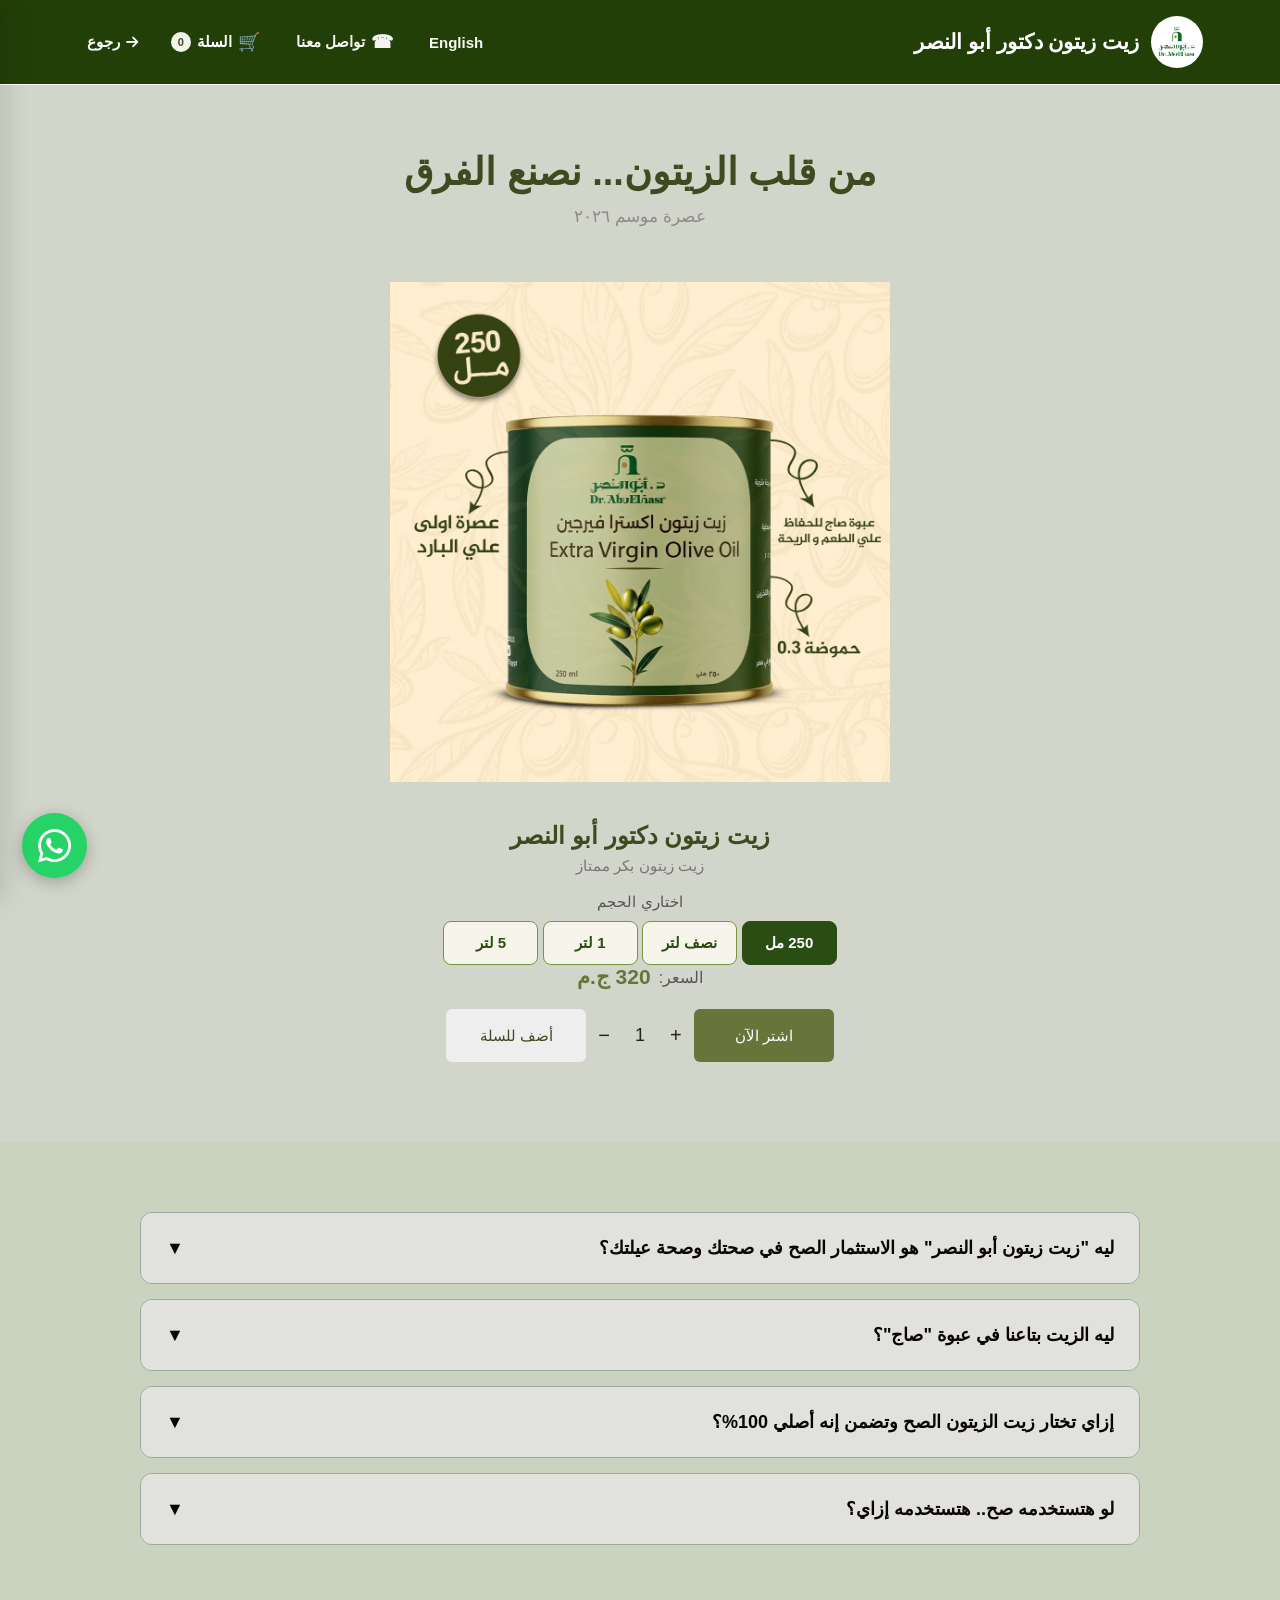
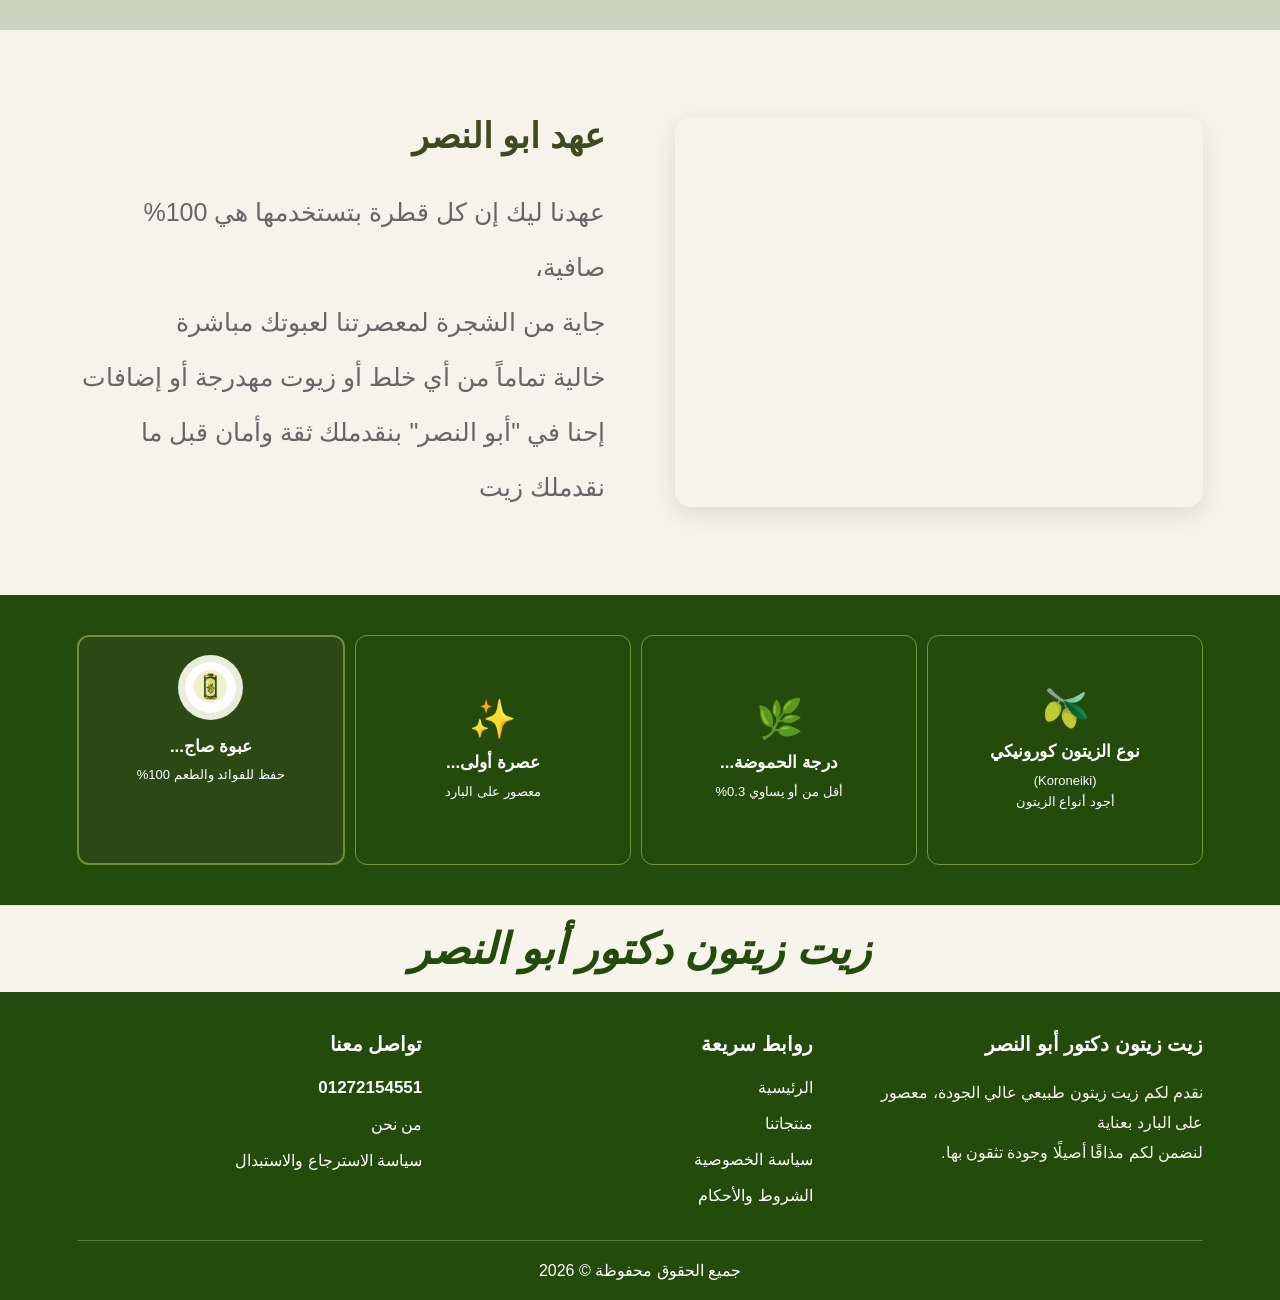
<file: virgin oil.html>
<!DOCTYPE html><html lang="ar" dir="rtl"><head>
    <meta charset="UTF-8">
    <meta name="viewport"
     content="width=device-width, initial-scale=1.0"><title>زيت زيتون دكتور أبو النصر</title>

<link rel="stylesheet" 
    href="virgin oil style.css">
    <link rel="stylesheet"
                                     
href="https://cdnjs.cloudflare.com/ajax/libs/font-awesome/6.5.2/css/all.min.css">

</head>
    <body>
        <!-- ================= HEADER ================= -->

<header class="main-header">

    <!-- اللوجو واسم البراند -->
    <div class="brand">

        <div class="logo">
            <img src="ابو النصر 1.png" alt="زيت زيتون دكتور أبو النصر">
        </div>

        <div class="brand-name" data-ar="زيت زيتون دكتور أبو النصر"
            data-en="Dr. Abu El Nasr Olive Oil">
            زيت زيتون دكتور أبو النصر
        </div>

    </div>


    <!-- أزرار الـ Header -->
    <nav class="header-actions">

        <!-- اللغة -->
        <button class="header-btn language-btn" id="languageBtn">
            <span id="languageText">English</span>
        </button>


        


      <!-- CONTACT -->
<div class="contact-dropdown-container">

    <button
        type="button"
        class="header-btn contact-btn"
        id="contactBtn"
        aria-expanded="false"
        aria-controls="contactMenu">

        <span class="phone-icon">☎</span>

        <span
            data-ar="تواصل معنا"
            data-en="Contact Us">
            تواصل معنا
        </span>

    </button>

    <div
        id="contactMenu"
        class="contact-dropdown"
        hidden>

        <a
            href="tel:+201272154551"
            data-ar="اتصال هاتفي"
            data-en="Call Us">
            اتصال هاتفي
        </a>

        <a
            href="https://wa.me/201277371995"
            target="_blank"
            rel="noopener noreferrer"
            data-ar="تواصل عبر واتساب"
            data-en="WhatsApp">
            تواصل عبر واتساب
        </a>

    </div>

</div>



        <!-- السلة الأساسية -->
        <button class="header-btn cart-btn" id="cartBtn">

            <span class="cart-icon">🛒</span>

            <span data-ar="السلة" data-en="Cart">
                السلة
            </span>

            <span class="cart-count" id="cartCount">0</span>

        </button>


        <!-- زر الرجوع -->
        <button class="header-btn back-page-btn" id="pageBackBtn">

            <i class="fa-solid fa-arrow-right"></i>

            <span data-ar="رجوع" data-en="Back">
                رجوع
            </span>

        </button>

    </nav>

</header>



<!-- ================= HERO ================= -->

<main>

    <section class="hero">

        <div class="hero-content">

            <h1 data-ar="من قلب الزيتون... نصنع الفرق"
                data-en="From the Heart of the Olive... We Make the Difference">

                من قلب الزيتون... نصنع الفرق

            </h1>


            <p class="hero-season"
               data-ar="عصرة موسم ٢٠٢٦"
               data-en="2026 Harvest Season">

                عصرة موسم ٢٠٢٦

            </p>


            <!-- المنتج -->
            <div class="hero-product">

                <!-- الصورة الرئيسية -->
                <div class="product-stage" id="productStage">

                    <img
                        id="mainProductImage"
                        src="250ml.jpeg"
                        alt="زيت زيتون دكتور أبو النصر"
                    >

                </div>


                <!-- اسم المنتج -->
                <h2 id="productName">
                    زيت زيتون دكتور أبو النصر
                </h2>

                <p class="product-type"
                   data-ar="زيت زيتون بكر ممتاز"
                   data-en="Extra Virgin Olive Oil">

                    زيت زيتون بكر ممتاز

                </p>


                <div class="sizes-title"
                     data-ar="اختاري الحجم"
                     data-en="Choose Size">

                    اختاري الحجم

                </div>


                <div class="sizes-section">

   

    <div class="sizes-container">

        <button
            class="size-btn active"
            data-size="twofifty">
            250 مل
        </button>

        <button
            class="size-btn"
            data-size="half">
            نصف لتر
        </button>

        <button
            class="size-btn"
            data-size="one">
            1 لتر
        </button>

        <button
            class="size-btn"
            data-size="five">
            5 لتر
        </button>

    </div>

</div>


                <div class="product-price">

                    <span
                        data-ar="السعر:"
                        data-en="Price:"
                    >
                        السعر:
                    </span>

                    <strong id="productPrice">
                        0 ج.م
                    </strong>

                </div>


                <!-- الأزرار -->
                <div class="product-buttons">

                    <button
                        class="buy-btn"
                        id="buyNowBtn"
                        data-ar="اشتر الآن"
                        data-en="Buy Now"
                    >
                        اشتر الآن
                    </button>


                    <div class="quantity-control">

                        <button id="minusOneBtn" type="button">
                            −
                        </button>

                        <span id="quantityValue">
                            1
                        </span>

                        <button id="plusOneBtn" type="button">
                            +
                        </button>

                    </div>


                    <button
                        class="add-cart-btn"
                        id="addCartBtn"
                        data-ar="أضف للسلة"
                        data-en="Add to Cart"
                    >
                        أضف للسلة
                    </button>

                </div>

            </div>

        </div>

    </section>

</main>






<!-- ================= CART SIDE PANEL ================= -->

<div class="overlay" id="cartOverlay"></div>

<aside class="side-panel cart-panel" id="cartPanel">

    <button class="close-btn" id="closeCart">
        ×
    </button>


    <div class="panel-content">

        <h2 data-ar="عربة التسوق"
            data-en="Shopping Cart">

            عربة التسوق

        </h2>


        <div class="cart-items" id="cartItems">

            <p class="empty-cart"
               data-ar="السلة فارغة حاليًا"
               data-en="Your cart is currently empty">

                السلة فارغة حاليًا

            </p>

        </div>


        <div class="cart-footer">

            <div class="cart-total">

                <span data-ar="الإجمالي"
                      data-en="Total">

                    الإجمالي

                </span>

                <strong id="cartTotal">
                    0 ج.م
                </strong>

            </div>


            <button
                class="checkout-btn"
                id="checkoutBtn"
                data-ar="إتمام الطلب"
                data-en="Checkout">

                إتمام الطلب

            </button>

        </div>

    </div>

</aside>



<!-- ================= ORDER MODAL ================= -->

<div class="order-modal" id="orderModal">

    <div class="order-box">

        <div class="order-header">

            <h2>
                إتمام الطلب
            </h2>

        </div>


        <div class="order-summary">

            <div class="order-item">

                <span>
                    زيت زيتون 1 لتر × 1
                </span>

                <span>
                    ٣٢٠ ج.م
                </span>

            </div>


            <div class="order-total">

                <strong>
                    الإجمالي
                </strong>

                <strong>
                    ٣٢٠ ج.م
                </strong>

            </div>

        </div>


        <div class="order-form">

            <label for="fullName">
                الاسم بالكامل
            </label>

            <input
                type="text"
                id="fullName"
                placeholder="مثال: أحمد محمد"
            >


            <div class="form-row">

                <div class="form-group">

                    <label for="phone">
                        رقم الهاتف
                    </label>

                    <input
                        type="tel"
                        id="phone"
                        placeholder="01xxxxxxxxx"
                    >

                </div>


                <div class="form-group">

                    <label for="governorate">
                        المحافظة
                    </label>

                    <select id="governorate">

                        <option value="">
                            اختر المحافظة
                        </option>

                        <option>القاهرة</option>
                        <option>الجيزة</option>
                        <option>الإسكندرية</option>
                        <option>القليوبية</option>
                        <option>الدقهلية</option>
                        <option>الشرقية</option>
                        <option>الغربية</option>
                        <option>المنوفية</option>
                        <option>البحيرة</option>
                        <option>كفر الشيخ</option>
                        <option>دمياط</option>
                        <option>بورسعيد</option>
                        <option>الإسماعيلية</option>
                        <option>السويس</option>
                        <option>شمال سيناء</option>
                        <option>جنوب سيناء</option>
                        <option>البحر الأحمر</option>
                        <option>مطروح</option>
                        <option>الوادي الجديد</option>
                        <option>الفيوم</option>
                        <option>بني سويف</option>
                        <option>المنيا</option>
                        <option>أسيوط</option>
                        <option>سوهاج</option>
                        <option>قنا</option>
                        <option>الأقصر</option>
                        <option>أسوان</option>

                    </select>

                </div>

            </div>


            <label for="address">
                العنوان بالتفصيل
            </label>

            <textarea
                id="address"
                placeholder="الشارع، رقم العمارة، الحي، علامة مميزة"
            ></textarea>


            <label for="notes">
                ملاحظات (اختياري)
            </label>

            <textarea
                id="notes"
                placeholder="مثال: التسليم مساءً"
            ></textarea>


            <div class="payment-section">

                <h3>
                    طريقة الدفع
                </h3>


                <label class="payment-option">

                    <input
                        type="radio"
                        name="payment"
                        value="cash"
                        checked
                    >

                    <span>
                        💵 الدفع عند الاستلام (كاش)
                    </span>

                </label>


                <label class="payment-option">

                    <input
                        type="radio"
                        name="payment"
                        value="card"
                    >

                    <span>
                        💳 بطاقة ائتمان / فيزا
                    </span>

                </label>


                <label class="payment-option">

                    <input
                        type="radio"
                        name="payment"
                        value="wallet"
                    >

                    <span>
                        📱 محفظة إلكترونية
                    </span>

                </label>

            </div>


            <div class="order-buttons">

                <button
                    type="button"
                    class="back-btn"
                    id="backBtn"
                >
                    رجوع
                </button>


                <button
                    type="button"
                    class="confirm-btn"
                    id="confirmOrderBtn"
                >
                    تأكيد الطلب
                </button>

            </div>

        </div>

    </div>

</div>



<!-- =========================
     FAQ SECTION
========================= -->

   <section class="faq-section" id="faq">

        <div class="faq-container">

            
<!-- QUESTION 1 -->

<div class="faq-item">

    <button class="faq-question"
            type="button"
            aria-expanded="false">

        <span
            data-ar='ليه "زيت زيتون أبو النصر" هو الاستثمار الصح في صحتك وصحة عيلتك؟'
            data-en='Why is Abu El Nasr Olive Oil the right choice for your health and your family?'>

            ليه "زيت زيتون أبو النصر" هو الاستثمار الصح في صحتك وصحة عيلتك؟

        </span>

        <span class="faq-arrow">▼</span>

    </button>

    <div class="faq-answer">

        <div class="faq-ar">

            <p>
                زيت زيتون أبو النصر البكر الممتاز، المعصور على البارد، اختيار يجمع بين الجودة والطعم الأصيل، وده اللي بيميزه:
            </p>

            <p>
                <strong>1. حموضة منخفضة وجودة مميزة:</strong><br>
                زيت زيتون أبو النصر يتميز بنسبة حموضة تصل إلى أقل من 0.3% وفقًا لمواصفات المنتج، مقارنة بالحد الأقصى البالغ 0.8% لزيت الزيتون البكر الممتاز. ونسبة الحموضة وحدها مش كفاية للحكم على الجودة، لكنها من مؤشرات تقييم الزيت.
            </p>

            <p>
                <strong>2. غني بالدهون الصحية:</strong><br>
                زيت الزيتون مصدر للدهون الأحادية غير المشبعة، وبيحتوي على حمض الأوليك، بالإضافة إلى مركبات طبيعية أخرى. واستبدال الدهون المشبعة بالدهون غير المشبعة ضمن نظام غذائي متوازن بيساعد في الحفاظ على صحة القلب.
            </p>

            <p>
                <strong>3. زيتون الكورونيكي والعصر على البارد:</strong><br>
                بنهتم باختيار زيتون الكورونيكي، المعروف باستخدامه في إنتاج زيت الزيتون عالي الجودة، مع الاهتمام بطريقة العصر للحفاظ على الخصائص الطبيعية للزيت.
            </p>

            <p>
                <strong>4. جودة تقدر تضيفها ليومك:</strong><br>
                استخدم زيت الزيتون في سلطاتك وأكلاتك اليومية كجزء من نظام غذائي متنوع ومتوازن، واستمتع بطعمه المميز وجودته.
            </p>

            <p>
                زيت زيتون أبو النصر... جودة وطعم أصيل يليقوا بيك وبعيلتك.
                <br>
                (اختار الجودة اللي تستاهلها.. اختار أبو النصر).
            </p>

        </div>

        <div class="faq-en">

            <p>
                Abu El Nasr Extra Virgin Olive Oil is cold-extracted and combines quality with authentic taste. Here is what makes it a distinctive choice:
            </p>

            <p>
                <strong>1. Low acidity and distinctive quality:</strong><br>
                According to the product specifications, Abu El Nasr Olive Oil has an acidity level below 0.3%, compared with the maximum limit of 0.8% for Extra Virgin Olive Oil. Acidity alone does not determine quality, but it is one of the indicators used to evaluate olive oil.
            </p>

            <p>
                <strong>2. A source of healthy fats:</strong><br>
                Olive oil is a source of monounsaturated fats and contains oleic acid, along with other natural compounds. Replacing saturated fats with unsaturated fats as part of a balanced diet can help maintain heart health.
            </p>

            <p>
                <strong>3. Koroneiki olives and cold extraction:</strong><br>
                We focus on Koroneiki olives, a variety known for producing high-quality olive oil, while paying attention to the extraction process to preserve the oil's natural characteristics.
            </p>

            <p>
                <strong>4. Quality for your everyday meals:</strong><br>
                Use olive oil in salads and everyday dishes as part of a varied, balanced diet, and enjoy its distinctive taste and quality.
            </p>

            <p>
                Abu El Nasr Olive Oil... Authentic taste and quality for you and your family.
                <br>
                (Choose the quality you deserve... Choose Abu El Nasr.)
            </p>

        </div>

    </div>

</div>


<div class="faq-item">

    <button class="faq-question">

        <span
            data-ar='ليه الزيت بتاعنا في عبوة "صاج"؟'
            data-en='Why does our olive oil come in a tin container?'>

            ليه الزيت بتاعنا في عبوة "صاج"؟

        </span>

        <span class="faq-arrow">▼</span>

    </button>

    <div class="faq-answer">

        <div class="faq-ar">

            <p>
                جودة زيت الزيتون مش بتعتمد على التصنيع بس، لكن كمان على طريقة التعبئة والتخزين. ودي أهم مميزات العبوة الصاج المخصصة لحفظ الزيت:
            </p>

            <p>
                <strong>1. الحماية من الضوء:</strong><br>
                الضوء ممكن يسرّع أكسدة زيت الزيتون ويأثر على جودته ونكهته، والعبوة الصاج المعتمة بتساعد على حمايته من الضوء.
            </p>

            <p>
                <strong>2. عبوة مخصصة لحفظ الزيت:</strong><br>
                استخدام عبوة مناسبة ومخصصة لملامسة الأغذية بيساعد على الحفاظ على جودة الزيت أثناء التخزين، مع ضرورة سلامة البطانة الداخلية للعبوة.
            </p>

            <p>
                <strong>3. الحفاظ على الطعم والجودة:</strong><br>
                الحماية من الضوء وتقليل تعرض الزيت للهواء بعد الفتح بيساعدوا على الحفاظ على نكهته وجودته لأطول فترة ممكنة.
            </p>

            <p>
                <strong>4. سهولة النقل والتخزين:</strong><br>
                العبوة الصاج متينة وبتقلل خطر الكسر أثناء النقل مقارنة بالعبوات الزجاجية، وده بيساعد على وصول المنتج بأمان.
            </p>

        </div>

        <div class="faq-en">

            <p>
                Olive oil quality depends not only on production but also on packaging and storage. Here are some advantages of using a suitable tin container:
            </p>

            <p>
                <strong>1. Protection from light:</strong><br>
                Light can accelerate olive oil oxidation and affect its quality and flavor. An opaque tin container helps protect the oil from light.
            </p>

            <p>
                <strong>2. Packaging designed for olive oil:</strong><br>
                Food-grade packaging suitable for contact with food helps preserve oil quality during storage, provided the container's internal lining is safe and intact.
            </p>

            <p>
                <strong>3. Preserving flavor and quality:</strong><br>
                Protection from light and limiting exposure to air after opening help preserve the oil's flavor and quality for longer.
            </p>

            <p>
                <strong>4. Convenient transportation and storage:</strong><br>
                Tin containers are durable and less likely to break during transportation than glass containers, helping the product arrive safely.
            </p>

        </div>

    </div>

</div>


<div class="faq-item">

    <button class="faq-question">

        <span
            data-ar="إزاي تختار زيت الزيتون الصح وتضمن إنه أصلي 100%؟"
            data-en="How do you choose the right olive oil and make sure it is authentic?">

            إزاي تختار زيت الزيتون الصح وتضمن إنه أصلي 100%؟

        </span>

        <span class="faq-arrow">▼</span>

    </button>

    <div class="faq-answer">

        <div class="faq-ar">

            <p>
                علشان تختار زيت زيتون بجودة عالية، فيه شوية نقاط مهمة تساعدك تاخد قرارك بثقة:
            </p>

            <p>
                <strong>1. راجع درجة التصنيف والحموضة:</strong><br>
                زيت الزيتون البكر الممتاز لازم يستوفي معايير كيميائية وحسية محددة، ومن بينها ألا تتجاوز الحموضة الحرة 0.8%. وانخفاض الحموضة مؤشر مهم، لكنه مش الدليل الوحيد على أصالة الزيت وجودته.
            </p>

            <p>
                <strong>2. اعرف مصدر الزيت وطريقة استخلاصه:</strong><br>
                اختيار منتج من مصدر موثوق، مع معلومات واضحة عن نوع الزيتون وطريقة الاستخلاص والتعبئة، بيساعدك تتأكد من جودة المنتج.
            </p>

            <p>
                <strong>3. اهتم بالطعم والرائحة:</strong><br>
                زيت الزيتون البكر الممتاز بيتميز بخصائص حسية مرتبطة بالزيتون، وممكن يكون فيه مرارة أو إحساس خفيف باللذعة. لكن التذوق وحده مش كفاية لإثبات الأصالة.
            </p>

            <p>
                <strong>4. اختار العبوة المناسبة:</strong><br>
                الزيت بيتأثر بالضوء والحرارة والهواء، علشان كده العبوات المعتمة والصاج المناسب لحفظ الأغذية بتساعد على حمايته، مع تخزينه في مكان بارد نسبيًا وبعيد عن الضوء.
            </p>

            <p>
                مع أبو النصر، اهتم بجودة الزيت ومصدره وطريقة حفظه، واقرأ بيانات المنتج علشان تختار وأنت مطمن.
            </p>

        </div>

        <div class="faq-en">

            <p>
                To choose high-quality olive oil, there are several important points that can help you make an informed decision.
            </p>

            <p>
                <strong>1. Check the grade and acidity:</strong><br>
                Extra Virgin Olive Oil must meet specific chemical and sensory standards, including a free acidity level not exceeding 0.8%. Lower acidity is an important indicator, but it is not the only proof of authenticity or quality.
            </p>

            <p>
                <strong>2. Check the source and extraction method:</strong><br>
                Choosing a product from a trusted source, with clear information about the olive variety, extraction method, and packaging, helps you assess its quality.
            </p>

            <p>
                <strong>3. Pay attention to taste and aroma:</strong><br>
                Extra Virgin Olive Oil has sensory characteristics associated with olives. It may have a degree of bitterness or a slight peppery sensation, but tasting alone cannot confirm authenticity.
            </p>

            <p>
                <strong>4. Choose suitable packaging:</strong><br>
                Olive oil is affected by light, heat, and air. Opaque packaging and suitable food-grade tin containers help protect it. Store the oil in a relatively cool place away from light.
            </p>

            <p>
                With Abu El Nasr, pay attention to oil quality, source, and storage, and check the product label to make an informed choice.
            </p>

        </div>

    </div>

</div>


<div class="faq-item">

    <button class="faq-question">

        <span
            data-ar="لو هتستخدمه صح.. هتستخدمه إزاي؟"
            data-en="How should you use olive oil properly?">

            لو هتستخدمه صح.. هتستخدمه إزاي؟

        </span>

        <span class="faq-arrow">▼</span>

    </button>

    <div class="faq-answer">

        <div class="faq-ar">

    <p>
        زيت الزيتون له استخدامات مختلفة، وكل استخدام ليه الطريقة المناسبة:
    </p>

    <p>
        <strong>1. للسلطات والجبنة:</strong><br>
        ممكن تضيفي زيت الزيتون مباشرة للسلطات والجبنة والخضار والأطباق المختلفة.
    </p>

    <p>
        <strong>2. للطبخ:</strong><br>
        ممكن تستخدمي زيت الزيتون في طرق الطهي المناسبة لنوع الزيت ودرجة الحرارة المطلوبة.
    </p>

    <p>
        <strong>3. للقلي:</strong><br>
        أبو النصر طوّر نوعًا من زيت الزيتون البكر الممتاز المُصفّى من الألياف، والمخصص لاستخدامات القلي. تقدري تعرفي تفاصيله
        <a href="frying oil.html">هنا</a>.
    </p>

</div>

<div class="faq-en">

    <p>
        Olive oil has different uses, and each use has its suitable method:
    </p>

    <p>
        <strong>1. For salads and cheese:</strong><br>
        You can add olive oil directly to salads, cheese, vegetables, and different dishes.
    </p>

    <p>
        <strong>2. For cooking:</strong><br>
        Olive oil can be used for suitable cooking methods, depending on the type of oil and the required temperature.
    </p>

    <p>
        <strong>3. For frying:</strong><br>
        Abu El Nasr has developed a type of Extra Virgin Olive Oil filtered from fibers, designed for frying uses. You can find more details
        <a href="frying oil.html">Here</a>.
    </p>

</div>
</div>

      

</section>



<!-- =========================
     QUALITY VIDEO SECTION
========================= -->

<section class="quality-video-section">

    <div class="quality-video-container">

        <div class="quality-video">

            <video
                id="qualityVideo"
                src="VID-20260821-WA0030.mp4"
                autoplay
                muted
                loop
                playsinline
            >
            </video>

        </div>


         <div class="quality-text quality-ar">

            <h2>
                عهد ابو النصر
            </h2>


            <p>
           عهدنا ليك إن كل قطرة بتستخدمها هي 100% صافية،
                <br>جاية من الشجرة لمعصرتنا لعبوتك مباشرة <br>خالية تماماً من أي خلط أو زيوت مهدرجة أو إضافات<br>
             إحنا في "أبو النصر" بنقدملك ثقة وأمان قبل ما نقدملك زيت<br>
             
                
            </p>

        </div>


        <div class="quality-text quality-en">

            <h2>
             The Abu El Nasr Promise
            </h2>


            <p>Our promise to you is that every drop is pure and carefully <br>
                handled from the olive tree to our mill and then to your bottle,<br>
                
                without unnecessary mixing or artificial additives.<br>
                At Abu El Nasr, Trust and safety, served before oil.
            </p>

        </div>

    </div>

</section>



<!-- =========================
     QUALITY CARDS
========================= -->

<section class="quality-cards-section">

    <div class="quality-cards-container">

        <div class="quality-card">

            <div class="quality-icon">
                🫒
            </div>

            <div>

                <h3
                    data-ar="نوع الزيتون كورونيكي"
                    data-en="KORONEIKI Olive Type">

                    نوع الزيتون كورونيكي

                </h3>

                <p
                    data-ar="(Koroneiki)"
                    data-en="(Koroneiki)">

                    (Koroneiki)

                </p>

                <p
                    data-ar="أجود أنواع الزيتون"
                    data-en="One of the finest olive types">

                    أجود أنواع الزيتون

                </p>

            </div>

        </div>


        <div class="quality-card">

            <div class="quality-icon">
                🌿
            </div>

            <div>

                <h3
                    data-ar="درجة الحموضة..."
                    data-en="Acidity Level...">

                    درجة الحموضة...

                </h3>

                <p
                    data-ar="أقل من أو يساوي 0.3%"
                    data-en="Less than or equal to 0.3%">

                    أقل من أو يساوي 0.3%

                </p>

            </div>

        </div>


        <div class="quality-card">

            <div class="quality-icon">
                ✨
            </div>

            <div>

                <h3
                    data-ar="عصرة أولى..."
                    data-en="First Pressing...">

                    عصرة أولى...

                </h3>

                <p
                    data-ar="معصور على البارد"
                    data-en="Cold Pressed">

                    معصور على البارد

                </p>

            </div>

        </div>


        <div class="quality-card">

            <img
                src="tin-icon.png"
                class="tin-icon"
                alt="عبوة صاج"
            >

            <div
                class="package-name"
                data-ar="عبوة صاج..."
                data-en="Tin Can...">

                عبوة صاج...

            </div>

            <div
                class="package-description"
                data-ar="حفظ للفوائد والطعم 100%"
                data-en="Preserves 100% of the benefits and taste">

                حفظ للفوائد والطعم 100%

            </div>

        </div>

    </div>

</section>






<!-- =========================
     FOOTER
========================= -->

<!-- FOOTER BRAND STRIP -->
<div class="footer-brand-strip">
    <span class="footer-ar">زيت زيتون دكتور أبو النصر</span>
    <span class="footer-en">Dr. Abu El Nasr Olive Oil</span>
</div>

<!-- MAIN FOOTER -->
<footer class="site-footer">

    <div class="footer-main">

        <!-- RIGHT: BRAND -->
        <div class="footer-brand">

            <h3 class="footer-brand-name">
                <span class="footer-ar">زيت زيتون دكتور أبو النصر</span>
                <span class="footer-en">Dr. Abu El Nasr Olive Oil</span>
            </h3>

            <p class="footer-description">
                <span class="footer-ar">
                    نقدم لكم زيت زيتون طبيعي عالي الجودة،
                    معصور على البارد بعناية<br>
                    لنضمن لكم مذاقًا أصيلًا وجودة تثقون بها.
                </span>

                <span class="footer-en">
                    We offer high-quality natural olive oil,
                    carefully cold-<br>
                    pressed to ensure authentic taste and quality you can trust.
                </span>
            </p>

          
        </div>


        <!-- CENTER: QUICK LINKS -->
        <div class="footer-quick-links">

            <h3>
                <span class="footer-ar">روابط سريعة</span>
                <span class="footer-en">Quick Links</span>
            </h3>

            <a href="index.html">
                <span class="footer-ar">الرئيسية</span>
                <span class="footer-en">Home</span>
            </a>

            <a href="index.html#products">
                <span class="footer-ar">منتجاتنا</span>
                <span class="footer-en">Our Products</span>
            </a>

            <a href="privacy.html">
                <span class="footer-ar">سياسة الخصوصية</span>
                <span class="footer-en">Privacy Policy</span>
            </a>

            <a href="terms.html">
                <span class="footer-ar">الشروط والأحكام</span>
                <span class="footer-en">Terms & Conditions</span>
            </a>

        </div>


        <!-- LEFT: CONTACT -->
        <div class="footer-contact-links">

            <h3>
                <span class="footer-ar">تواصل معنا</span>
                <span class="footer-en">Contact Us</span>
            </h3>

            <a href="tel:+201272154551" class="footer-phone">
                01272154551
            </a>

            <a href="index.html#about">
                <span class="footer-ar">من نحن</span>
                <span class="footer-en">About Us</span>
            </a>

            <a href="return-policy.html">
                <span class="footer-ar">سياسة الاسترجاع والاستبدال</span>
                <span class="footer-en">Return & Exchange Policy</span>
            </a>

        </div>

    </div>


    <!-- COPYRIGHT -->
    <div class="footer-bottom">

        <p>
            <span class="footer-ar">جميع الحقوق محفوظة © 2026</span>
            <span class="footer-en">All Rights Reserved © 2026</span>
        </p>

        <button
            type="button"
            class="dashboard-access"
            id="dashboardAccess">

            <span class="footer-ar">لوحة التحكم</span>
            <span class="footer-en">Dashboard</span>

        </button>

    </div>

</footer>


<!-- =========================
     WHATSAPP BUTTON
========================= -->

<a
    href="https://wa.me/201277371995"
    class="whatsapp-float"
    target="_blank"
    rel="noopener noreferrer"
    aria-label="تواصل معنا عبر واتساب">

    <span class="whatsapp-icon">

        <i class="fa-brands fa-whatsapp"></i>

    </span>

    <span
        class="whatsapp-text"
        data-ar="لأي استفسار، تواصل معنا"
        data-en="For any inquiry, contact us">

        لأي استفسار، تواصل معنا

    </span>

</a>



<script src="virgin oil script.js"></script>
<script src="script.js"></script>

</body></html>
</file>
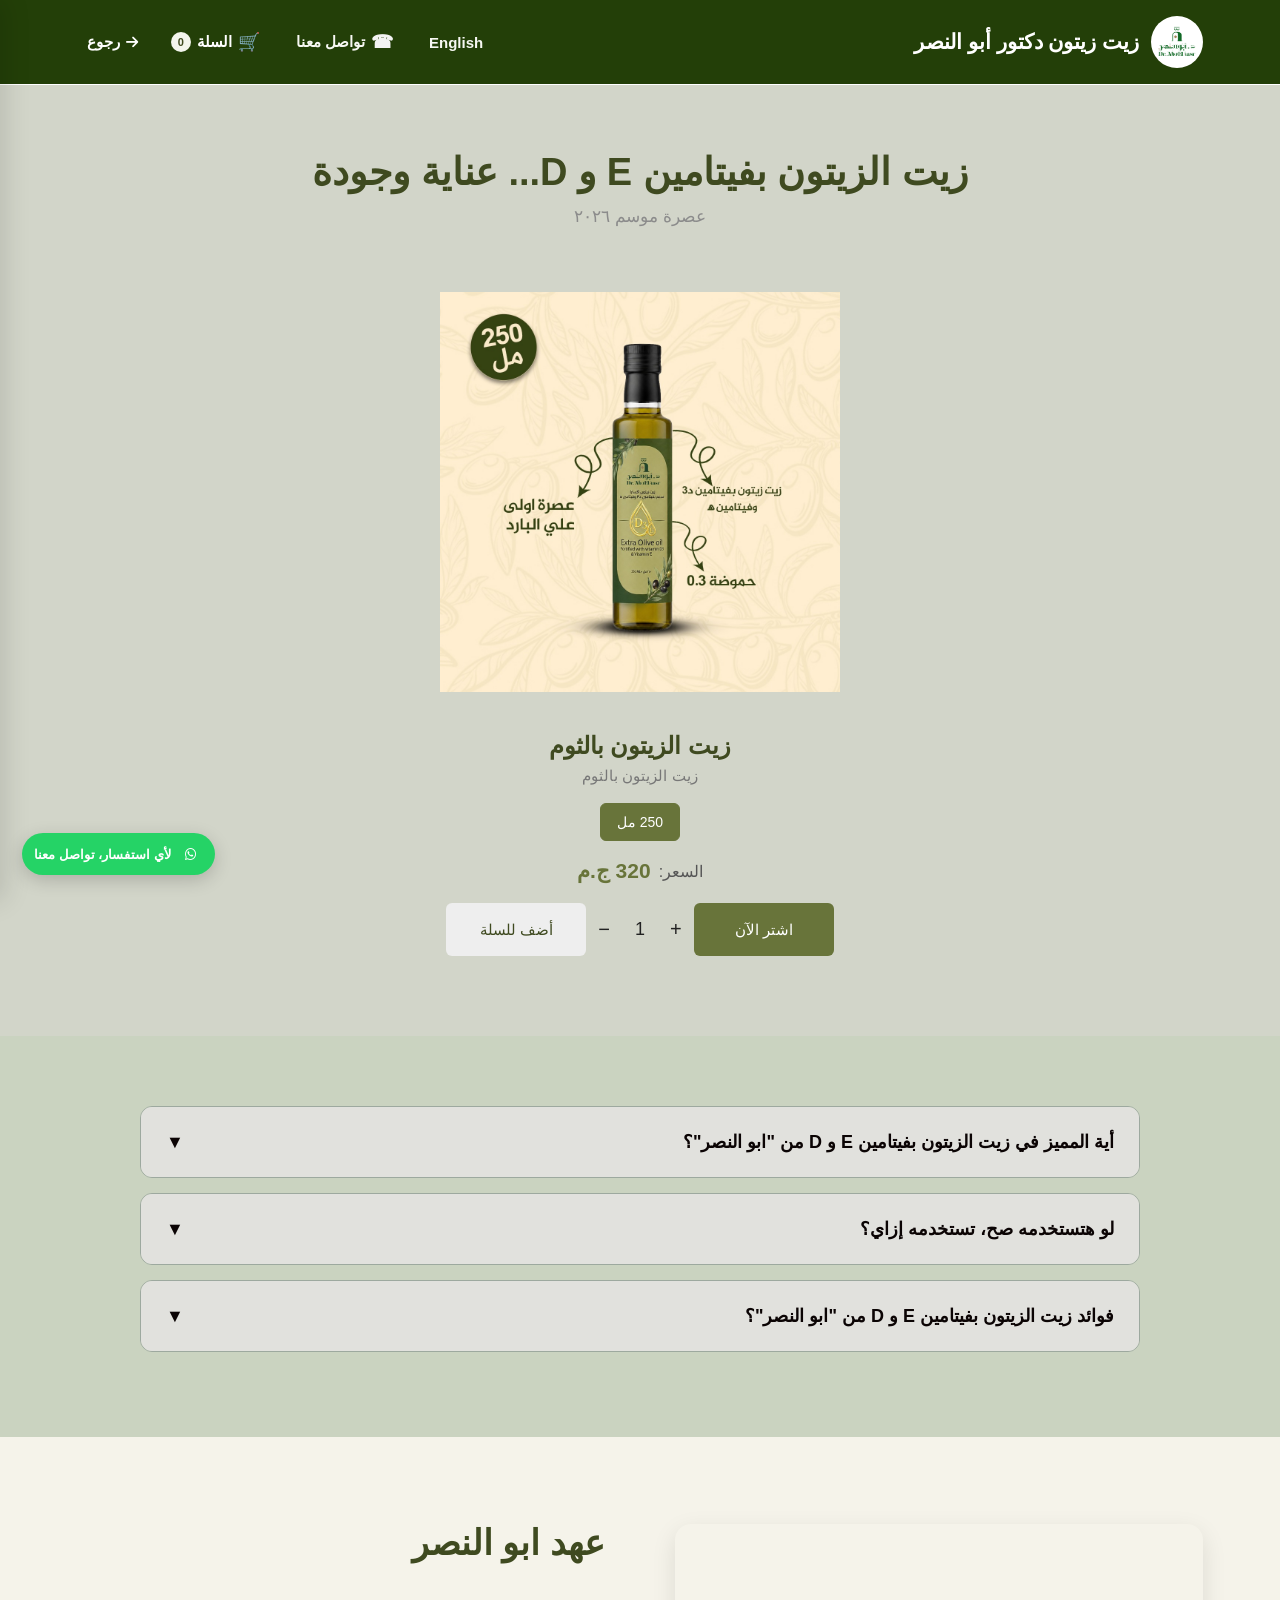
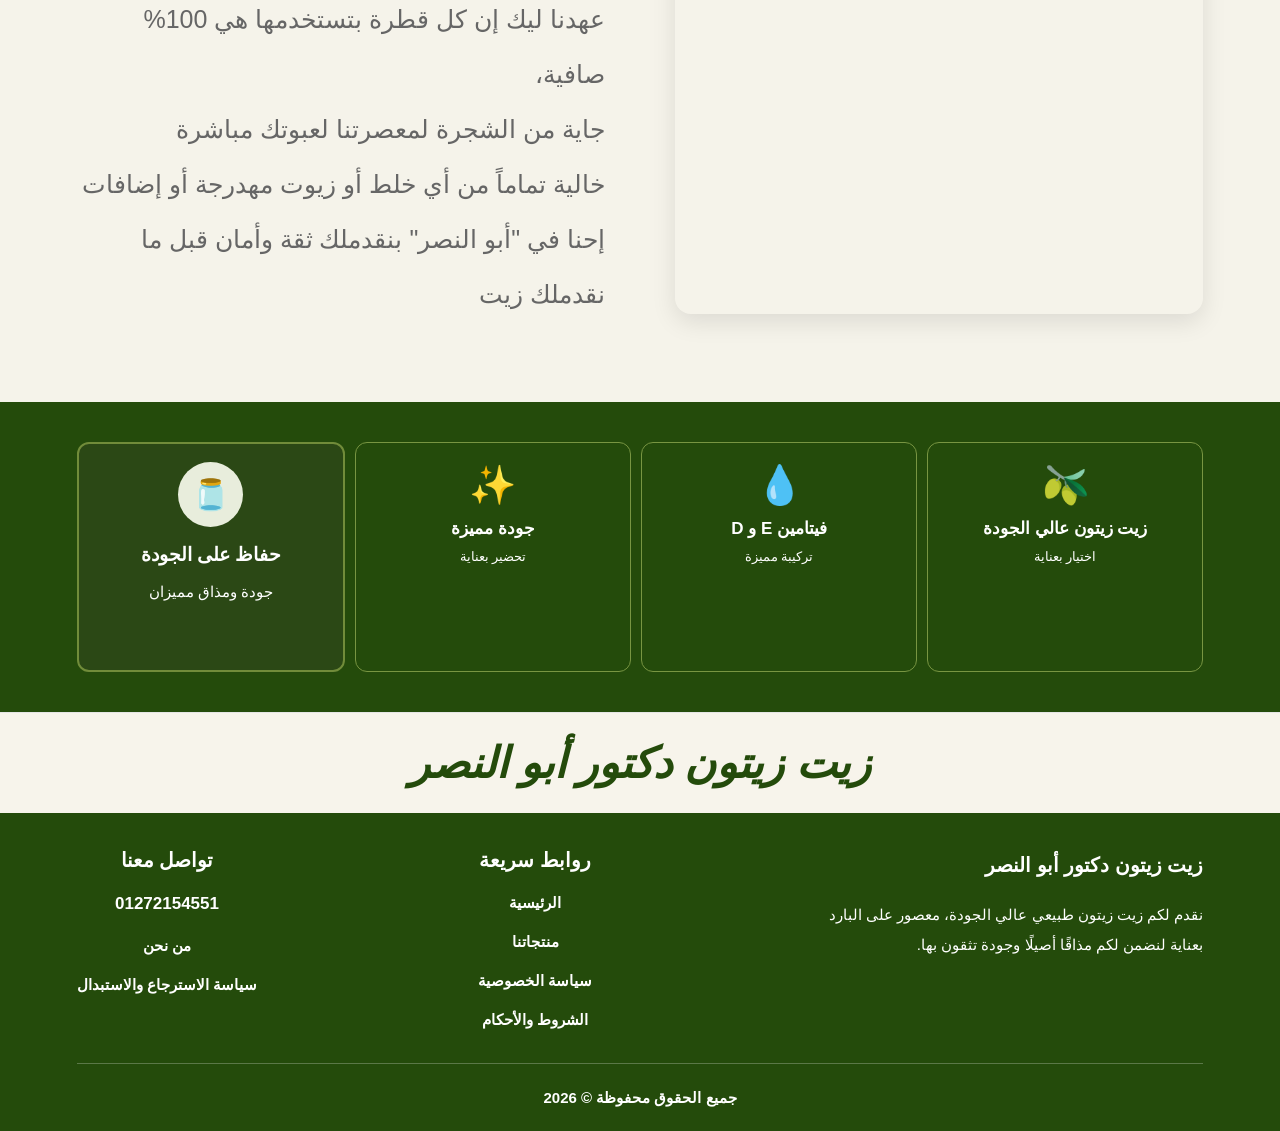
<file: vitamin oil.html>
<!DOCTYPE html>
<html lang="ar" dir="rtl">

<head>
    <meta charset="UTF-8">
    <meta name="viewport" content="width=device-width, initial-scale=1.0">

    <title>زيت الزيتون بفيتامين E و D | زيت زيتون دكتور أبو النصر</title>

    <link rel="stylesheet" href="vitamin oil style.css">

    <link rel="stylesheet"
          href="https://cdnjs.cloudflare.com/ajax/libs/font-awesome/6.5.2/css/all.min.css">
</head>

<body>

    <!-- ================= HEADER ================= -->

    <header class="main-header">

        <div class="brand">

            <div class="logo">
                <img src="ابو النصر 1.png"
                     alt="زيت زيتون دكتور أبو النصر">
            </div>

            <div class="brand-name"
                 data-ar="زيت زيتون دكتور أبو النصر"
                 data-en="Dr. Abu El Nasr Olive Oil">

                زيت زيتون دكتور أبو النصر

            </div>

        </div>

        <nav class="header-actions">

            <!-- LANGUAGE -->

            <button class="header-btn language-btn"
                    id="languageBtn"
                    type="button">

                <span id="languageText">English</span>

            </button>

            <!-- CONTACT -->

          <div class="contact-dropdown-container">

    <button
        type="button"
        class="header-btn contact-btn"
        id="contactBtn"
        aria-expanded="false"
        aria-controls="contactMenu">

        <span class="phone-icon">☎</span>

        <span
            data-ar="تواصل معنا"
            data-en="Contact Us">
            تواصل معنا
        </span>

    </button>

    <div
        id="contactMenu"
        class="contact-dropdown"
        hidden>

        <a
            href="tel:+201272154551"
            data-ar="اتصال هاتفي"
            data-en="Call Us">
            اتصال هاتفي
        </a>

        <a
            href="https://wa.me/201277371995"
            target="_blank"
            rel="noopener noreferrer"
            data-ar="تواصل عبر واتساب"
            data-en="WhatsApp">
            تواصل عبر واتساب
        </a>

    </div>

</div>

            <!-- CART -->

            <button class="header-btn cart-btn"
                    id="cartBtn"
                    type="button">

                <span class="cart-icon">🛒</span>

                <span data-ar="السلة"
                      data-en="Cart">

                    السلة

                </span>

                <span class="cart-count"
                      id="cartCount">0</span>

            </button>

            <!-- BACK -->

            <button class="header-btn back-page-btn"
                    id="pageBackBtn"
                    type="button">

                <i class="fa-solid fa-arrow-right"></i>

                <span data-ar="رجوع"
                      data-en="Back">

                    رجوع

                </span>

            </button>

        </nav>

    </header>


    <!-- ================= HERO ================= -->

    <main>

        <section class="hero">

            <div class="hero-content">

                <h1 data-ar="زيت الزيتون بفيتامين E و D... عناية وجودة"
                    data-en="Olive Oil with Vitamins E & D... Care and Quality">

                    زيت الزيتون بفيتامين E و D... عناية وجودة

                </h1>

                <p class="hero-season"
                   data-ar="عصرة موسم ٢٠٢٦"
                   data-en="2026 Harvest Season">

                    عصرة موسم ٢٠٢٦

                </p>

                <!-- PRODUCT -->

                <div class="hero-product">

                    <div class="product-stage"
                         id="productStage">

                        <img id="mainProductImage"
                             src="vitamin.jpeg"
                             alt="زيت الزيتون بفيتامين E و D">

                    </div>

                    <h2 id="productName"
                        data-ar="زيت الزيتون بفيتامين E و D"
                        data-en="Olive Oil with Vitamins E & D">

                        زيت الزيتون بفيتامين E و D

                    </h2>

                    <p class="product-type"
                       data-ar="زيت الزيتون بفيتامين E و D"
                       data-en="Olive Oil with Vitamins E & D">

                        زيت الزيتون بفيتامين E و D

                    </p>

                    <!-- SIZES -->

                    <div class="product-sizes">

                        <button class="size-btn active"
                                data-size="half"
                                data-ar="250 مل"
                                data-en="250 ml"
                                type="button">

                            250 ml

                        </button>

                    </div>

                    <!-- PRICE -->

                    <div class="product-price">

                        <span data-ar="السعر:"
                              data-en="Price:">

                            السعر:

                        </span>

                        <strong id="productPrice">
                            320 ج.م
                        </strong>

                    </div>

                    <!-- PRODUCT BUTTONS -->

                    <div class="product-buttons">

                        <button class="buy-btn"
                                id="buyNowBtn"
                                data-ar="اشتر الآن"
                                data-en="Buy Now"
                                type="button">

                            اشتر الآن

                        </button>

                        <!-- QUANTITY -->

                        <div class="quantity-control">

                            <button id="minusOneBtn"
                                    type="button"
                                    aria-label="تقليل الكمية">

                                −

                            </button>

                            <span id="quantityValue">1</span>

                            <button id="plusOneBtn"
                                    type="button"
                                    aria-label="زيادة الكمية">

                                +

                            </button>

                        </div>

                        <button class="add-cart-btn"
                                id="addCartBtn"
                                data-ar="أضف للسلة"
                                data-en="Add to Cart"
                                type="button">

                            أضف للسلة

                        </button>

                    </div>

                </div>

            </div>

        </section>

    </main>


    <!-- ================= CART SIDE PANEL ================= -->

    <div class="overlay" id="cartOverlay"></div>

    <aside class="side-panel cart-panel" id="cartPanel">

        <button class="close-btn"
                id="closeCart"
                type="button"
                aria-label="إغلاق السلة">

            ×

        </button>

        <div class="panel-content">

            <h2 data-ar="عربة التسوق"
                data-en="Shopping Cart">

                عربة التسوق

            </h2>

            <div class="cart-items" id="cartItems">

                <p class="empty-cart"
                   data-ar="السلة فارغة حاليًا"
                   data-en="Your cart is currently empty">

                    السلة فارغة حاليًا

                </p>

            </div>

            <div class="cart-footer">

                <div class="cart-total">

                    <span data-ar="الإجمالي"
                          data-en="Total">

                        الإجمالي

                    </span>

                    <strong id="cartTotal">0 ج.م</strong>

                </div>

                <button class="checkout-btn"
                        id="checkoutBtn"
                        data-ar="إتمام الطلب"
                        data-en="Checkout"
                        type="button">

                    إتمام الطلب

                </button>

            </div>

        </div>

    </aside>


    <!-- ================= ORDER MODAL ================= -->

    <div class="order-modal" id="orderModal">

        <div class="order-box">

            <div class="order-header">

                <h2 data-ar="إتمام الطلب"
                    data-en="Complete Your Order">

                    إتمام الطلب

                </h2>

            </div>

            <div class="order-summary">
                <!-- يتم تحديثها تلقائيًا من JavaScript -->
            </div>

            <div class="order-form">

                <label for="fullName"
                       data-ar="الاسم بالكامل"
                       data-en="Full Name">

                    الاسم بالكامل

                </label>

                <input type="text"
                       id="fullName"
                       placeholder="مثال: أحمد محمد">


                <div class="form-row">

                    <div class="form-group">

                        <label for="phone"
                               data-ar="رقم الهاتف"
                               data-en="Phone Number">

                            رقم الهاتف

                        </label>

                        <input type="tel"
                               id="phone"
                               placeholder="01xxxxxxxxx">

                    </div>

                    <div class="form-group">

                        <label for="governorate"
                               data-ar="المحافظة"
                               data-en="Governorate">

                            المحافظة

                        </label>

                        <select id="governorate">

                            <option value=""
                                    data-ar="اختر المحافظة"
                                    data-en="Choose Governorate">

                                اختر المحافظة

                            </option>

                            <option value="القاهرة" data-ar="القاهرة" data-en="Cairo">القاهرة</option>
                            <option value="الجيزة" data-ar="الجيزة" data-en="Giza">الجيزة</option>
                            <option value="الإسكندرية" data-ar="الإسكندرية" data-en="Alexandria">الإسكندرية</option>
                            <option value="القليوبية" data-ar="القليوبية" data-en="Qalyubia">القليوبية</option>
                            <option value="الدقهلية" data-ar="الدقهلية" data-en="Dakahlia">الدقهلية</option>
                            <option value="الشرقية" data-ar="الشرقية" data-en="Sharqia">الشرقية</option>
                            <option value="الغربية" data-ar="الغربية" data-en="Gharbia">الغربية</option>
                            <option value="المنوفية" data-ar="المنوفية" data-en="Monufia">المنوفية</option>
                            <option value="البحيرة" data-ar="البحيرة" data-en="Beheira">البحيرة</option>
                            <option value="كفر الشيخ" data-ar="كفر الشيخ" data-en="Kafr El Sheikh">كفر الشيخ</option>
                            <option value="دمياط" data-ar="دمياط" data-en="Damietta">دمياط</option>
                            <option value="بورسعيد" data-ar="بورسعيد" data-en="Port Said">بورسعيد</option>
                            <option value="الإسماعيلية" data-ar="الإسماعيلية" data-en="Ismailia">الإسماعيلية</option>
                            <option value="السويس" data-ar="السويس" data-en="Suez">السويس</option>
                            <option value="شمال سيناء" data-ar="شمال سيناء" data-en="North Sinai">شمال سيناء</option>
                            <option value="جنوب سيناء" data-ar="جنوب سيناء" data-en="South Sinai">جنوب سيناء</option>
                            <option value="البحر الأحمر" data-ar="البحر الأحمر" data-en="Red Sea">البحر الأحمر</option>
                            <option value="مطروح" data-ar="مطروح" data-en="Matrouh">مطروح</option>
                            <option value="الوادي الجديد" data-ar="الوادي الجديد" data-en="New Valley">الوادي الجديد</option>
                            <option value="الفيوم" data-ar="الفيوم" data-en="Fayoum">الفيوم</option>
                            <option value="بني سويف" data-ar="بني سويف" data-en="Beni Suef">بني سويف</option>
                            <option value="المنيا" data-ar="المنيا" data-en="Minya">المنيا</option>
                            <option value="أسيوط" data-ar="أسيوط" data-en="Assiut">أسيوط</option>
                            <option value="سوهاج" data-ar="سوهاج" data-en="Sohag">سوهاج</option>
                            <option value="قنا" data-ar="قنا" data-en="Qena">قنا</option>
                            <option value="الأقصر" data-ar="الأقصر" data-en="Luxor">الأقصر</option>
                            <option value="أسوان" data-ar="أسوان" data-en="Aswan">أسوان</option>

                        </select>

                    </div>

                </div>


                <label for="address"
                       data-ar="العنوان بالتفصيل"
                       data-en="Detailed Address">

                    العنوان بالتفصيل

                </label>

                <textarea id="address"
                          placeholder="الشارع، رقم العمارة، الحي، علامة مميزة"></textarea>


                <label for="notes"
                       data-ar="ملاحظات (اختياري)"
                       data-en="Notes (Optional)">

                    ملاحظات (اختياري)

                </label>

                <textarea id="notes"
                          placeholder="مثال: التسليم مساءً"></textarea>


                <!-- PAYMENT -->

                <div class="payment-section">

                    <h3 data-ar="طريقة الدفع"
                        data-en="Payment Method">

                        طريقة الدفع

                    </h3>

                    <label class="payment-option">

                        <input type="radio"
                               name="payment"
                               value="cash"
                               checked>

                        <span data-ar="💵 الدفع عند الاستلام (كاش)"
                              data-en="💵 Cash on Delivery">

                            💵 الدفع عند الاستلام (كاش)

                        </span>

                    </label>

                    <label class="payment-option">

                        <input type="radio"
                               name="payment"
                               value="card">

                        <span data-ar="💳 بطاقة ائتمان / فيزا"
                              data-en="💳 Credit / Visa Card">

                            💳 بطاقة ائتمان / فيزا

                        </span>

                    </label>

                    <label class="payment-option">

                        <input type="radio"
                               name="payment"
                               value="wallet">

                        <span data-ar="📱 محفظة إلكترونية"
                              data-en="📱 Electronic Wallet">

                            📱 محفظة إلكترونية

                        </span>

                    </label>

                </div>


                <!-- ORDER BUTTONS -->

                <div class="order-buttons">

                    <button type="button"
                            class="back-btn"
                            id="backBtn"
                            data-ar="رجوع"
                            data-en="Back">

                        رجوع

                    </button>

                    <button type="button"
                            class="confirm-btn"
                            id="confirmOrderBtn"
                            data-ar="تأكيد الطلب"
                            data-en="Confirm Order">

                        تأكيد الطلب

                    </button>

                </div>

            </div>

        </div>

    </div>


    <!-- ================= FAQ ================= -->

    <section class="faq-section" id="faq">

        <div class="faq-container">

            <!-- QUESTION 1 -->
<!-- QUESTION 1 -->

<div class="faq-item">

    <button class="faq-question"
            type="button"
            aria-expanded="false">

        <span
            data-ar='أية المميز في زيت الزيتون بفيتامين E و D من "ابو النصر"؟'
            data-en='What makes Abu El Nasr Olive Oil with Vitamins E & D special?'>

            أية المميز في زيت الزيتون بفيتامين E و D من "ابو النصر"؟

        </span>

        <span class="faq-arrow">▼</span>

    </button>

    <div class="faq-answer">

        <div class="faq-ar">

            <p>
                الكبد مسؤول عن امتصاص 4 فيتامينات أساسية
            </p>

            <p>
                <strong>لرؤية A</strong>
            </p>

            <p>
                <strong>لعلاج حصوات الكلى والمرارة وتصلب الشرايين K</strong>
            </p>

            <p>
                <strong>لمنع التزنخ E</strong>
            </p>

            <p>
                <strong>السريع الامتصاص D</strong>
            </p>

            <p>
                أول مرة، تم تدعيم زيت الزيتون خصيصًا بفيتامين د (D) وفيتامين هـ (E) لضمان امتصاص بنسبة 100% وتمكين كامل للجسم.
            </p>

        </div>

        <div class="faq-en">

            <p>
                The liver is responsible for absorbing four essential vitamins.
            </p>

            <p>
                <strong>Vitamin A:</strong><br>
                For vision.
            </p>

            <p>
                <strong>Vitamin K:</strong><br>
                For kidney stones, gallstones, and atherosclerosis.
            </p>

            <p>
                <strong>Vitamin E:</strong><br>
                To prevent rancidity.
            </p>

            <p>
                <strong>Vitamin D:</strong><br>
                Fast absorption.
            </p>

            <p>
                For the first time, olive oil has been enriched specifically with Vitamin D and Vitamin E to ensure 100% absorption and full benefit for the body.
            </p>

        </div>

    </div>

</div>


<!-- QUESTION 2 -->

<div class="faq-item">

    <button class="faq-question"
            type="button"
            aria-expanded="false">

        <span
            data-ar="لو هتستخدمه صح، تستخدمه إزاي؟"
            data-en="How should you use it properly?">

            لو هتستخدمه صح، تستخدمه إزاي؟

        </span>

        <span class="faq-arrow">▼</span>

    </button>

    <div class="faq-answer">

        <div class="faq-ar">

            <p>
                <strong>للشرب والسلطات:</strong><br>
                للاستفادة الكاملة من الفيتامينات الداعمة للكبد والشرايين.
            </p>

            <p>
                <strong>للدهان الخارجي:</strong><br>
                الدراسات أثبتت أن دهان المفاصل بزيت الزيتون المدعم بفيتامين (د) يقوي العظام، العضلات، ويخفف آلام المفاصل بشكل ملحوظ.
            </p>

        </div>

        <div class="faq-en">

            <p>
                <strong>For drinking and salads:</strong><br>
                To benefit fully from vitamins that support the liver and arteries.
            </p>

            <p>
                <strong>For external application:</strong><br>
                Studies have shown that applying olive oil enriched with Vitamin D to the joints strengthens bones and muscles and significantly relieves joint pain.
            </p>

        </div>

    </div>

</div>


<!-- QUESTION 3 -->

<div class="faq-item">

    <button class="faq-question"
            type="button"
            aria-expanded="false">

        <span
            data-ar='فوائد زيت الزيتون بفيتامين E و D من "ابو النصر"؟'
            data-en='What are the benefits of Abu El Nasr Olive Oil with Vitamins E & D?'>

            فوائد زيت الزيتون بفيتامين E و D من "ابو النصر"؟

        </span>

        <span class="faq-arrow">▼</span>

    </button>

    <div class="faq-answer">

        <div class="faq-ar">

            <p>
                <strong>فيتامين D:</strong><br>
                ضمان امتصاص 100%، وتقوية العظام والعضلات عند الدهان الموضعي للمفاصل.
            </p>

            <p>
                <strong>فيتامين E:</strong><br>
                الفيتامين الجميل لإنهاء تزنخ دهون الكبد وأكسدتها، وتقوية الكبد وحماية الجلد لصحة وعافية دائمة.
            </p>

        </div>

        <div class="faq-en">

            <p>
                <strong>Vitamin D:</strong><br>
                Guaranteed 100% absorption and strengthening bones and muscles when applied topically to the joints.
            </p>

            <p>
                <strong>Vitamin E:</strong><br>
                The wonderful vitamin for eliminating rancidity and oxidation of liver fats, strengthening the liver, and protecting the skin for lasting health and wellness.
            </p>

        </div>

    </div>

</div>

               


    </section>


    <!-- ================= QUALITY VIDEO ================= -->

    <section class="quality-video-section">

        <div class="quality-video-container">

            <div class="quality-video">

                <video id="qualityVideo"
                       src="VID-20260821-WA0030.mp4"
                       autoplay
                       muted
                       loop
                       playsinline>
                </video>

            </div>

            <div class="quality-text quality-ar">

            <h2>
                عهد ابو النصر
            </h2>


            <p>
           عهدنا ليك إن كل قطرة بتستخدمها هي 100% صافية،
                <br>جاية من الشجرة لمعصرتنا لعبوتك مباشرة <br>خالية تماماً من أي خلط أو زيوت مهدرجة أو إضافات<br>
             إحنا في "أبو النصر" بنقدملك ثقة وأمان قبل ما نقدملك زيت<br>
             
                
            </p>

        </div>


        <div class="quality-text quality-en">

            <h2>
             The Abu El Nasr Promise
            </h2>


            <p>Our promise to you is that every drop is pure and carefully <br>
                handled from the olive tree to our mill and then to your bottle,<br>
                
                without unnecessary mixing or artificial additives.<br>
                At Abu El Nasr, Trust and safety, served before oil.
            </p>

        </div>

    </div>


    </section>


    <!-- ================= QUALITY CARDS ================= -->

    <section class="quality-cards-section">

        <div class="quality-cards-container">

            <div class="quality-card">

                <div class="quality-icon">🫒</div>

                <div>

                    <h3 data-ar="زيت زيتون عالي الجودة"
                        data-en="High Quality Olive Oil">

                        زيت زيتون عالي الجودة

                    </h3>

                    <p data-ar="اختيار بعناية"
                       data-en="Carefully selected">

                        اختيار بعناية

                    </p>

                </div>

            </div>

            <div class="quality-card">

                <div class="quality-icon">💧</div>

                <div>

                    <h3 data-ar="فيتامين E و D"
                        data-en="Vitamins E & D">

                        فيتامين E و D

                    </h3>

                    <p data-ar="تركيبة مميزة"
                       data-en="Distinctive formula">

                        تركيبة مميزة

                    </p>

                </div>

            </div>

            <div class="quality-card">

                <div class="quality-icon">✨</div>

                <div>

                    <h3 data-ar="جودة مميزة"
                        data-en="Distinctive Quality">

                        جودة مميزة

                    </h3>

                    <p data-ar="تحضير بعناية"
                       data-en="Carefully prepared">

                        تحضير بعناية

                    </p>

                </div>

            </div>

            <div class="quality-card">

                <div class="quality-icon">🫙</div>

                <div>

                    <h3 data-ar="حفاظ على الجودة"
                        data-en="Quality Preservation">

                        حفاظ على الجودة

                    </h3>

                    <p data-ar="جودة ومذاق مميزان"
                       data-en="Quality and distinctive taste">

                        جودة ومذاق مميزان

                    </p>

                </div>

            </div>

        </div>

    </section>


  
    <!-- ================= FOOTER ================= -->

  <!-- FOOTER BRAND STRIP -->
<div class="footer-brand-strip">
    <span class="footer-ar">زيت زيتون دكتور أبو النصر</span>
    <span class="footer-en">Dr. Abu El Nasr Olive Oil</span>
</div>

<!-- MAIN FOOTER -->
<footer class="site-footer">

    <div class="footer-main">

        <!-- RIGHT: BRAND -->
        <div class="footer-brand">

            <h3 class="footer-brand-name">
                <span class="footer-ar">زيت زيتون دكتور أبو النصر</span>
                <span class="footer-en">Dr. Abu El Nasr Olive Oil</span>
            </h3>

            <p class="footer-description">
                <span class="footer-ar">
                    نقدم لكم زيت زيتون طبيعي عالي الجودة،
                    معصور على البارد بعناية لنضمن لكم مذاقًا أصيلًا وجودة تثقون بها.
                </span>

                <span class="footer-en">
                    We offer high-quality natural olive oil,
                    carefully cold-pressed to ensure authentic taste and quality you can trust.
                </span>
            </p>

           

        </div>


        <!-- CENTER: QUICK LINKS -->
        <div class="footer-quick-links">

            <h3>
                <span class="footer-ar">روابط سريعة</span>
                <span class="footer-en">Quick Links</span>
            </h3>

            <a href="index.html">
                <span class="footer-ar">الرئيسية</span>
                <span class="footer-en">Home</span>
            </a>

            <a href="index.html#products">
                <span class="footer-ar">منتجاتنا</span>
                <span class="footer-en">Our Products</span>
            </a>

            <a href="privacy.html">
                <span class="footer-ar">سياسة الخصوصية</span>
                <span class="footer-en">Privacy Policy</span>
            </a>

            <a href="terms.html">
                <span class="footer-ar">الشروط والأحكام</span>
                <span class="footer-en">Terms & Conditions</span>
            </a>

        </div>


        <!-- LEFT: CONTACT -->
        <div class="footer-contact-links">

            <h3>
                <span class="footer-ar">تواصل معنا</span>
                <span class="footer-en">Contact Us</span>
            </h3>

            <a href="tel:+201272154551" class="footer-phone">
                01272154551
            </a>

            <a href="index.html#about">
                <span class="footer-ar">من نحن</span>
                <span class="footer-en">About Us</span>
            </a>

            <a href="return-policy.html">
                <span class="footer-ar">سياسة الاسترجاع والاستبدال</span>
                <span class="footer-en">Return & Exchange Policy</span>
            </a>

        </div>

    </div>


    <!-- COPYRIGHT -->
    <div class="footer-bottom">

        <p>
            <span class="footer-ar">جميع الحقوق محفوظة © 2026</span>
            <span class="footer-en">All Rights Reserved © 2026</span>
        </p>

        <button
            type="button"
            class="dashboard-access"
            id="dashboardAccess">

            <span class="footer-ar">لوحة التحكم</span>
            <span class="footer-en">Dashboard</span>

        </button>

    </div>

</footer>


    <!-- ================= WHATSAPP ================= -->

    <a href="https://wa.me/201277371995"
       class="whatsapp-float"
       target="_blank"
       rel="noopener noreferrer"
       aria-label="تواصل معنا عبر واتساب">

        <span class="whatsapp-icon">
            <i class="fa-brands fa-whatsapp"></i>
        </span>

        <span class="whatsapp-text"
              data-ar="لأي استفسار، تواصل معنا"
              data-en="For any inquiry, contact us">

            لأي استفسار، تواصل معنا

        </span>

    </a>


    <!-- ================= SCRIPT ================= -->

    <script src="vitamin oil script.js"></script>

</body>

</html>
</file>
<file: style.css>
/* =========================================================
   DR. ABU EL NASR OLIVE OIL
   MAIN WEBSITE STYLE
========================================================= */


/* =========================================================
   GENERAL
========================================================= */

* {
    margin: 0;
    padding: 0;
    box-sizing: border-box;
}

html {
    scroll-behavior: smooth;
}

body {
    font-family: Arial, Tahoma, sans-serif;
    background: #f7f4eb;
    color: #294d12;
    overflow-x: hidden;
}

button,
input,
textarea,
select {
    font-family: inherit;
}


/* =========================================================
   HEADER
========================================================= */

.main-header {
    width: 100%;
    min-height: 90px;
    background: #244b0b;
    display: flex;
    align-items: center;
    justify-content: space-between;
    padding: 10px 6%;
    direction: rtl;
    position: relative;
    z-index: 100;
}

/* BRAND */

.brand {
    display: flex;
    align-items: center;
    gap: 15px;
}

.logo {
    width: 70px;
    height: 70px;
    background: #fff;
    border: 2px solid #789542;
    border-radius: 50%;
    display: flex;
    align-items: center;
    justify-content: center;
    overflow: hidden;
    flex-shrink: 0;
}

.logo img {
    width: 100%;
    height: 100%;
    object-fit: contain;
    display: block;
}

.brand-name {
    color: #fff;
    font-size: 22px;
    font-weight: bold;
    white-space: nowrap;
}

/* HEADER ACTIONS */

.header-actions {
    display: flex;
    align-items: center;
    gap: 10px;
}

.header-btn {
    border: 1px solid #789542;
    background: transparent;
    color: #fff;
    padding: 10px 14px;
    border-radius: 8px;
    cursor: pointer;
    font-size: 14px;
    transition: 0.3s;
}

.header-btn:hover {
    background: #789542;
}

.language-btn {
    min-width: 85px;
}

.contact-btn,
.cart-btn {
    display: flex;
    align-items: center;
    justify-content: center;
    gap: 6px;
}

.phone-icon,
.cart-icon {
    font-size: 16px;
}

.cart-count {
    min-width: 21px;
    height: 21px;
    padding: 0 5px;
    background: #789542;
    color: #fff;
    border-radius: 50%;
    display: inline-flex;
    align-items: center;
    justify-content: center;
    font-size: 12px;
    font-weight: bold;
}


/* =========================================================
   CONTACT DROPDOWN
========================================================= */

.contact-dropdown-container {
    position: relative;
    display: inline-block;
}

.contact-dropdown[hidden] {
    display: none !important;
}

.contact-dropdown {
    position: absolute;
    top: calc(100% + 8px);
    right: 0;
    min-width: 180px;
    background: #fff;
    border: 1px solid #789542;
    border-radius: 10px;
    box-shadow: 0 6px 18px rgba(0, 0, 0, 0.15);
    z-index: 9999;
    overflow: hidden;
}

.contact-dropdown a {
    display: block;
    padding: 12px 16px;
    color: #244b0b;
    background: #fff;
    text-decoration: none;
    font-size: 15px;
    white-space: nowrap;
}

.contact-dropdown a:hover {
    background: #f7f4eb;
}


/* =========================================================
   HERO
========================================================= */

.hero {
    width: 100%;
    margin: 0;
    padding: 0;
    position: relative;
    overflow: hidden;
    background: #f7f4eb;
}

.hero-slider {
    width: 100%;
    margin: 0;
    padding: 0;
    position: relative;
    overflow: hidden;
    background: #f7f4eb;
    height: auto;
    min-height: 0;
    aspect-ratio: auto;
}

/* HERO SLIDES */

.hero-slide {
    width: 100%;
    margin: 0;
    padding: 0;
    position: absolute;
    top: 0;
    left: 0;
    opacity: 0;
    pointer-events: none;
    transition: opacity 0.8s ease;
    line-height: 0;
}

.hero-slide:first-child {
    position: relative;
}

.hero-slide.active {
    opacity: 1;
    pointer-events: auto;
    z-index: 1;
}

/* HERO IMAGE */

.hero-slide img {
    display: block;
    width: 100%;
    height: auto;
    margin: 0;
    padding: 0;
    object-fit: contain;
    object-position: center center;
    max-width: none;
    border: none;
}

/* HERO OVERLAY */

.hero-slider::after {
    content: "";
    position: absolute;
    inset: 0;
    background: rgba(36, 75, 11, 0.20);
    pointer-events: none;
    z-index: 2;
}

/* HERO CONTENT */

.hero-content {
    position: absolute;
    top: 50%;
    left: 50%;
    transform: translate(-50%, -50%);
    width: 90%;
    text-align: center;
    color: #fff;
    z-index: 5;
}

.hero-content h1 {
    font-size: 42px;
    margin-bottom: 15px;
    line-height: 1.3;
    text-shadow: 0 2px 6px rgba(0, 0, 0, 0.45);
}

.hero-content p {
    font-size: 24px;
    line-height: 1.6;
    text-shadow: 0 2px 5px rgba(0, 0, 0, 0.45);
}

/* HERO ARROWS */

.hero-arrow {
    position: absolute;
    top: 50%;
    transform: translateY(-50%);
    z-index: 10;
    width: 48px;
    height: 48px;
    border: 1px solid #789542;
    border-radius: 50%;
    background: rgba(36, 75, 11, 0.75);
    color: #fff;
    display: flex;
    align-items: center;
    justify-content: center;
    cursor: pointer;
    transition: 0.3s;
}

.hero-arrow:hover {
    background: #789542;
}

.hero-prev {
    right: 25px;
}

.hero-next {
    left: 25px;
}


/* =========================================================
   PRODUCTS
========================================================= */

.products-section {
    width: 100%;
    background: #244b0b;
    padding: 70px 6%;
    text-align: center;
}

.products-section h2 {
    color: #fff;
    font-size: 32px;
    margin-bottom: 35px;
}

.products-container {
    width: 100%;
    display: grid;
    grid-template-columns: repeat(3, 1fr);
    gap: 25px;
}

.product-card {
    background: #f7f4eb;
    border: 1px solid #789542;
    border-radius: 14px;
    padding: 25px;
    display: flex;
    flex-direction: column;
    justify-content: space-between;
    min-height: 390px;
    transition: 0.3s;
}

.product-card:hover {
    transform: translateY(-5px);
}

.product-card img {
    width: 100%;
    height: 220px;
    object-fit: contain;
    display: block;
    margin: 0 auto 15px;
}

.product-card h3 {
    color: #294d12;
    font-size: 20px;
    line-height: 1.5;
    margin-bottom: 12px;
}

.product-card p {
    color: #294d12;
    font-size: 15px;
    line-height: 1.7;
    margin-bottom: 20px;
}

.product-actions {
    display: flex;
    align-items: center;
    justify-content: center;
    gap: 12px;
    margin-top: auto;
}

.product-actions a {
    text-decoration: none;
    background: #244b0b;
    color: #fff;
    padding: 10px 18px;
    border-radius: 8px;
    transition: 0.3s;
}

.product-actions a:hover {
    background: #789542;
}

.add-product-btn {
    width: 42px;
    height: 42px;
    border: none;
    border-radius: 50%;
    background: #789542;
    color: #fff;
    font-size: 25px;
    cursor: pointer;
    display: flex;
    align-items: center;
    justify-content: center;
    transition: 0.3s;
}

.add-product-btn:hover {
    background: #294d12;
    transform: scale(1.08);
}


/* =========================================================
   ABOUT US
========================================================= */

.about-section {
    width: 100%;
    background: #f7f4eb;
    padding: 70px 6%;
}

.about-box {
    width: 100%;
    background: #244b0b;
    color: #fff;
    border: 1px solid #789542;
    border-radius: 15px;
    padding: 45px;
    text-align: center;
}

.about-ar,
.about-en {
    width: 100%;
}

.about-box h2 {
    font-size: 32px;
    margin-bottom: 20px;
}

.about-box h3 {
    font-size: 22px;
    margin: 25px 0 12px;
}

.about-box p {
    font-size: 16px;
    line-height: 2;
    margin-bottom: 15px;
}


/* =========================================================
   QUALITY VIDEO
========================================================= */

.quality-video-section {
    width: 100%;
    background: #f7f4eb;
    padding: 70px 6%;
}

.quality-video-container {
    width: 100%;
    display: flex;
    align-items: center;
    justify-content: center;
    gap: 40px;
}

.quality-video {
    width: 50%;
}

.quality-video video {
    width: 100%;
    max-height: 450px;
    object-fit: cover;
    border-radius: 15px;
    display: block;
    border: 1px solid #789542;
}

.quality-text {
    width: 50%;
    text-align: center;
    color: #294d12;
}

.quality-text h2 {
    font-size: 35px;
    margin-bottom: 20px;
    line-height: 1.5;
}

.quality-text p {
    font-size: 21px;
    line-height: 2;
}


/* =========================================================
   QUALITY CARDS
========================================================= */

.quality-cards-section {
    width: 100%;
    background: #f7f4eb;
    padding: 40px 6%;
}

.quality-cards-container {
    width: 100%;
    display: flex !important;
    flex-direction: row !important;
    flex-wrap: nowrap !important;
    gap: 10px !important;
}

.quality-card {
    flex: 1 1 0 !important;
    width: 25% !important;
    min-width: 0 !important;
    background: #244b0b;
    color: #fff;
    border: 1px solid #789542;
    border-radius: 12px;
    padding: 20px 10px;
    min-height: 170px;
    display: flex;
    flex-direction: column;
    align-items: center;
    justify-content: center;
    text-align: center;
}

.quality-icon {
    font-size: 38px;
    margin-bottom: 10px;
}

.quality-card h3 {
    font-size: 17px;
    margin-bottom: 7px;
    line-height: 1.4;
}

.quality-card p {
    font-size: 13px;
    line-height: 1.6;
}

.tin-icon {
    width: 55px;
    height: 55px;
    object-fit: contain;
    margin-bottom: 10px;
}

.package-name {
    font-size: 17px;
    font-weight: bold;
    margin-bottom: 7px;
}

.package-description {
    font-size: 13px;
    line-height: 1.5;
}


/* =========================================================
   CONTACT SECTION
========================================================= */

.contact-section {
    width: 100%;
    background: #f7f4eb;
    padding: 60px 6%;
}

.contact-container {
    width: 100%;
    display: flex;
    align-items: center;
    justify-content: space-between;
    gap: 40px;
}

.contact-links {
    display: flex;
    flex-direction: column;
    gap: 15px;
}

.contact-links button,
.contact-links a {
    border: 1px solid #789542;
    background: #244b0b;
    color: #fff;
    padding: 12px 25px;
    border-radius: 8px;
    text-decoration: none;
    cursor: pointer;
    text-align: center;
    font-size: 15px;
    transition: 0.3s;
}

.contact-links button:hover,
.contact-links a:hover {
    background: #789542;
}

.social-area {
    flex: 1;
    display: flex;
    justify-content: center;
}

.social-content {
    text-align: center;
}

.social-content h3 {
    color: #294d12;
    margin-bottom: 18px;
}

.social-icons {
    display: flex;
    align-items: center;
    justify-content: center;
    gap: 15px;
}

.social-icons a {
    width: 42px;
    height: 42px;
    border-radius: 50%;
    background: #244b0b;
    color: #fff;
    display: flex;
    align-items: center;
    justify-content: center;
    text-decoration: none;
    transition: 0.3s;
}

.social-icons a:hover {
    background: #789542;
    transform: translateY(-3px);
}


/* =========================================================
   FOOTER BRAND STRIP
========================================================= */

.footer-brand-strip {
    width: 100%;
    background: #f7f4eb;
    color: #244b0b;
    padding: 18px 15px;
    text-align: center;
    font-size: 43px;
    font-weight: bold;
    font-style: italic;
    border-top: 1px solid #e5e5e5;
}

.footer-brand-strip .footer-en {
    font-style: italic;
}


/* =========================================================
   MAIN FOOTER
========================================================= */

.site-footer {
    width: 100%;
    padding: 40px 6% 20px;
    background: #244b0b;
    color: #fff;
    direction: rtl;
}

.footer-main {
    width: 100%;
    display: grid;
    grid-template-columns: repeat(3, minmax(0, 1fr));
    column-gap: 45px;
    row-gap: 30px;
    align-items: start;
    direction: rtl;
}

/* FOOTER COLUMNS */

.footer-brand,
.footer-quick-links,
.footer-contact-links {
    width: 100%;
    min-width: 0;
    display: flex;
    flex-direction: column;
    align-items: flex-start;
    gap: 17px;
}

/* BRAND COLUMN */

.footer-brand-name {
    color: #fff;
    font-size: 24px;
    font-weight: bold;
    margin: 0 0 5px;
}

.footer-description {
    color: #f7f4eb;
    font-size: 18px;
    line-height: 2;
    max-width: 380px;
    margin: 0;
}

/* FOOTER HEADINGS */

.footer-quick-links h3,
.footer-contact-links h3 {
    color: #fff;
    font-size: 23px;
    font-weight: bold;
    margin: 0 0 5px;
}

/* FOOTER LINKS */

.footer-quick-links a,
.footer-contact-links a,
.footer-brand .footer-link {
    color: #fff;
    text-decoration: none;
    font-size: 19px;
    font-weight: 500;
    transition: 0.3s ease;
}

.footer-quick-links a:hover,
.footer-contact-links a:hover,
.footer-brand .footer-link:hover {
    color: #d6e5bd;
    text-decoration: underline;
}

/* PHONE NUMBER */

.footer-contact-links .footer-phone {
    direction: ltr;
    font-size: 20px;
    font-weight: bold;
    display: inline-block;
}

/* COPYRIGHT */

.footer-bottom {
    width: 100%;
    margin-top: 35px;
    padding-top: 20px;
    border-top: 1px solid rgba(255, 255, 255, 0.25);
    display: flex;
    flex-direction: column;
    align-items: center;
    justify-content: center;
    gap: 10px;
    text-align: center;
}

.footer-bottom p {
    color: #fff;
    font-size: 16px;
    margin: 0;
}

/* DASHBOARD */

.dashboard-access {
    display: none !important;
}


/* =========================================================
   WHATSAPP FLOAT
========================================================= */

.whatsapp-float {
    position: fixed;
    left: 22px;
    bottom: 22px;
    z-index: 500;

    width: 65px;
    height: 65px;
    padding: 0;

    display: flex;
    align-items: center;
    justify-content: center;

    background: #25d366;
    color: #fff;

    border: none;
    border-radius: 50%;

    box-shadow: 0 4px 16px rgba(0, 0, 0, 0.25);

    transition: transform 0.3s ease;
}

.whatsapp-float:hover {
    background: #20bd5a;
    transform: scale(1.1);
}

.whatsapp-icon {
    font-size: 38px;
    line-height: 1;
    display: flex;
    align-items: center;
    justify-content: center;
}

.whatsapp-text {
    position: absolute;
    left: 78px;
    bottom: 50%;

    width: max-content;
    max-width: 230px;

    padding: 11px 16px;
    border-radius: 10px;

    background: #244b0b;
    color: #fff;

    font-size: 15px;
    font-weight: bold;

    opacity: 0;
    visibility: hidden;
    pointer-events: none;

    transform: translate(-55px, 50%);

    animation: whatsappMessage 4s ease-in-out infinite;
}

.whatsapp-text::after {
    content: "";
    position: absolute;
    right: -7px;
    top: 50%;

    transform: translateY(-50%);

    border-top: 7px solid transparent;
    border-bottom: 7px solid transparent;
    border-left: 7px solid #244b0b;
}

/* WHATSAPP MESSAGE ANIMATION */

@keyframes whatsappMessage {

    0%, 15% {
        opacity: 0;
        visibility: hidden;
        transform: translate(-55px, 50%);
    }

    25%, 65% {
        opacity: 1;
        visibility: visible;
        transform: translate(0, 50%);
    }

    80%, 100% {
        opacity: 0;
        visibility: hidden;
        transform: translate(-55px, 50%);
    }
}

/* KEEP MESSAGE VISIBLE ON HOVER */

.whatsapp-float:hover .whatsapp-text {
    opacity: 1;
    visibility: visible;
    animation: none;
    transform: translate(0, 50%);
}


/* =========================================================
   PANELS OVERLAY
========================================================= */

.panel-overlay,
.overlay {
    position: fixed;
    inset: 0;
    background: rgba(0, 0, 0, 0.45);
    opacity: 0;
    visibility: hidden;
    transition: 0.3s;
    z-index: 9998;
}

.panel-overlay.active,
.overlay.active {
    opacity: 1;
    visibility: visible;
}


/* =========================================================
   SIDE PANELS
========================================================= */

.side-panel {
    position: fixed;
    top: 0;
    left: 0;
    width: 390px;
    max-width: 90%;
    height: 100vh;
    background: #f7f4eb;
    color: #294d12;
    transform: translateX(-100%);
    transition: transform 0.35s ease;
    z-index: 10000;
    overflow-y: auto;
    box-shadow: 5px 0 20px rgba(0, 0, 0, 0.2);
}

.side-panel.active {
    transform: translateX(0);
}

.panel-content {
    padding: 80px 25px 30px;
}

.panel-content h2 {
    text-align: center;
    color: #294d12;
    margin-bottom: 25px;
}

.close-btn {
    position: absolute;
    top: 20px;
    right: 20px;
    width: 38px;
    height: 38px;
    border: none;
    border-radius: 50%;
    background: #244b0b;
    color: #fff;
    font-size: 25px;
    cursor: pointer;
    z-index: 5;
}

.close-btn:hover {
    background: #789542;
}


/* =========================================================
   CONTACT PANEL
========================================================= */

#contactForm {
    display: flex;
    flex-direction: column;
    gap: 15px;
}

#contactForm input,
#contactForm textarea {
    width: 100%;
    border: 1px solid #789542;
    border-radius: 8px;
    padding: 12px;
    background: #fff;
    color: #294d12;
    font-family: inherit;
    outline: none;
}

#contactForm input:focus,
#contactForm textarea:focus {
    border-color: #294d12;
}

#contactForm textarea {
    min-height: 120px;
    resize: vertical;
}

.panel-submit {
    border: none;
    background: #244b0b;
    color: #fff;
    padding: 12px;
    border-radius: 8px;
    cursor: pointer;
    font-size: 15px;
    transition: 0.3s;
}

.panel-submit:hover {
    background: #789542;
}


/* =========================================================
   CART PANEL
========================================================= */

.cart-panel {
    width: 430px;
    max-width: 92%;
    background: #f7f4eb;
    color: #294d12;
    overflow-y: auto;
}

.cart-panel .panel-content {
    padding: 75px 28px 30px;
}

.cart-panel .panel-content h2 {
    text-align: center;
    color: #294d12;
    font-size: 30px;
    font-weight: 700;
    margin-bottom: 28px;
}

/* CART ITEMS */

.cart-items {
    display: flex;
    flex-direction: column;
    gap: 12px;
}

.empty-cart {
    text-align: center;
    color: #294d12;
    padding: 40px 10px;
    font-size: 16px;
}

.cart-item {
    width: 100%;
    background: #fff;
    border: 1px solid #e1e1d7;
    border-radius: 14px;
    padding: 20px 18px 15px;
    margin-bottom: 14px;
    display: flex;
    flex-direction: column;
    gap: 10px;
    box-shadow: 0 2px 8px rgba(0, 0, 0, 0.05);
}

.cart-item-info {
    width: 100%;
    text-align: right;
    display: flex;
    flex-direction: column;
    gap: 5px;
}

.cart-item-name {
    color: #294d12;
    font-size: 19px;
    font-weight: 700;
    margin-bottom: 10px;
}

.cart-item-size {
    color: #294d12;
    font-size: 15px;
    margin-bottom: 8px;
}

.cart-item-price {
    color: #294d12;
    font-size: 16px;
    font-weight: 600;
}

/* CART ACTIONS */

.cart-item-actions {
    width: 100%;
    display: flex;
    align-items: center;
    justify-content: flex-start;
    gap: 5px;
    direction: ltr;
}

.quantity-btn {
    width: 27px;
    height: 27px;
    border: 1px solid #789542;
    background: #fff;
    color: #294d12;
    border-radius: 3px;
    font-size: 18px;
    line-height: 25px;
    cursor: pointer;
    display: flex;
    align-items: center;
    justify-content: center;
}

.quantity-btn:hover {
    background: #789542;
    color: #fff;
}

.cart-quantity {
    min-width: 27px;
    height: 27px;
    display: flex;
    align-items: center;
    justify-content: center;
    color: #294d12;
    font-size: 16px;
}

/* REMOVE ITEM */

.remove-cart-item {
    flex: 1;
    height: 38px;
    margin-right: 8px;
    border: 1px solid #e2e2d9;
    border-radius: 8px;
    background: #fff;
    color: #294d12;
    font-size: 15px;
    cursor: pointer;
}

.remove-cart-item:hover {
    background: #244b0b;
    color: #fff;
}

/* CHOOSE SIZE */

.choose-size-btn {
    width: 100%;
    border: 1px solid #789542;
    background: #fff;
    color: #294d12;
    border-radius: 8px;
    padding: 10px;
    font-size: 15px;
    cursor: pointer;
}

.choose-size-btn:hover {
    background: #789542;
    color: #fff;
}

/* CLEAR CART */

.clear-cart-btn {
    width: 100%;
    height: 48px;
    margin: 4px 0 25px;
    border: 1px solid #e0dfd6;
    border-radius: 9px;
    background: #fff;
    color: #294d12;
    font-size: 16px;
    font-weight: 600;
    cursor: pointer;
}

.clear-cart-btn:hover {
    background: #244b0b;
    color: #fff;
}

/* CART FOOTER */

.cart-footer {
    width: 100%;
    margin-top: 25px;
    padding-top: 20px;
    border-top: 1px solid #789542;
}

.cart-total {
    width: 100%;
    display: flex;
    align-items: center;
    justify-content: space-between;
    margin-bottom: 18px;
    color: #294d12;
    font-size: 17px;
}

.cart-total strong {
    color: #294d12;
    font-size: 18px;
    font-weight: 700;
}

/* CHECKOUT */

.checkout-btn {
    width: 100%;
    height: 52px;
    border: none;
    border-radius: 9px;
    background: #244b0b;
    color: #fff;
    font-size: 18px;
    font-weight: 700;
    cursor: pointer;
    transition: 0.2s ease;
}

.checkout-btn:hover {
    background: #789542;
}

/* CART WHATSAPP */

.cart-whatsapp-btn {
    width: fit-content;
    min-width: 180px;
    margin: 190px auto 0;
    padding: 10px 18px;
    border-radius: 30px;
    background: #25d366;
    color: #fff;
    text-decoration: none;
    font-size: 20px;
    font-weight: 660;
    display: flex;
    align-items: center;
    justify-content: center;
    gap: 7px;
    box-shadow: 0 3px 10px rgba(0, 0, 0, 0.12);
}

.cart-whatsapp-btn span {
    font-size: 15px;
}

.cart-whatsapp-btn:hover {
    opacity: 0.9;
}


/* =========================================================
   ORDER MODAL
========================================================= */

.order-modal {
    position: fixed;
    inset: 0;
    background: rgba(0, 0, 0, 0.6);
    display: flex;
    align-items: center;
    justify-content: center;
    padding: 20px;
    opacity: 0;
    visibility: hidden;
    transition: 0.3s;
    z-index: 10001;
}

.order-modal.active {
    opacity: 1;
    visibility: visible;
}

.order-modal-content {
    width: 100%;
    max-width: 550px;
    max-height: 90vh;
    overflow-y: auto;
    background: #f7f4eb;
    color: #294d12;
    border: 1px solid #789542;
    border-radius: 15px;
    padding: 35px;
    position: relative;
}

.close-order {
    position: absolute;
    top: 15px;
    right: 15px;
    width: 35px;
    height: 35px;
    border: none;
    border-radius: 50%;
    background: #244b0b;
    color: #fff;
    font-size: 23px;
    cursor: pointer;
    transition: 0.3s;
}

.close-order:hover {
    background: #789542;
}

.order-modal-content h2 {
    text-align: center;
    margin-bottom: 20px;
}

.order-summary {
    background: #fff;
    border: 1px solid #789542;
    border-radius: 10px;
    padding: 15px;
    margin-bottom: 20px;
}

.order-form {
    display: flex;
    flex-direction: column;
    gap: 14px;
}

.order-form input,
.order-form select,
.order-form textarea {
    width: 100%;
    border: 1px solid #789542;
    border-radius: 8px;
    padding: 12px;
    background: #fff;
    color: #294d12;
    font-family: inherit;
    outline: none;
}

.order-form input:focus,
.order-form select:focus,
.order-form textarea:focus {
    border-color: #294d12;
}

.order-form textarea {
    min-height: 90px;
    resize: vertical;
}

/* PAYMENT */

.payment-methods {
    display: flex;
    flex-direction: column;
    gap: 10px;
}

.payment-methods h3 {
    margin-bottom: 5px;
}

.payment-methods label {
    display: flex;
    align-items: center;
    gap: 8px;
    cursor: pointer;
}

/* ORDER BUTTONS */

.order-buttons {
    display: flex;
    gap: 10px;
    margin-top: 10px;
}

.back-order-btn,
.confirm-order-btn {
    flex: 1;
    border: none;
    padding: 12px;
    border-radius: 8px;
    cursor: pointer;
    font-size: 15px;
    transition: 0.3s;
}

.back-order-btn {
    background: #789542;
    color: #fff;
}

.confirm-order-btn {
    background: #244b0b;
    color: #fff;
}

.back-order-btn:hover,
.confirm-order-btn:hover {
    background: #294d12;
}


/* =========================================================
   LANGUAGE
========================================================= */

.about-en,
.quality-en,
.contact-en,
.footer-en {
    display: none;
}

html[lang="en"] .about-ar,
html[lang="en"] .quality-ar,
html[lang="en"] .contact-ar,
html[lang="en"] .footer-ar {
    display: none;
}

html[lang="en"] .about-en,
html[lang="en"] .quality-en,
html[lang="en"] .contact-en,
html[lang="en"] .footer-en {
    display: block;
}


/* =========================================================
   ENGLISH DIRECTION
========================================================= */

html[lang="en"] {
    direction: ltr;
}

html[lang="en"] body {
    direction: ltr;
}

html[lang="en"] .main-header {
    direction: ltr;
}

html[lang="en"] .side-panel {
    left: auto;
    right: 0;
    transform: translateX(100%);
}

html[lang="en"] .side-panel.active {
    transform: translateX(0);
}

html[lang="en"] .site-footer,
html[lang="en"] .footer-main {
    direction: ltr;
}

html[lang="en"] .footer-brand,
html[lang="en"] .footer-quick-links,
html[lang="en"] .footer-contact-links {
    align-items: flex-start;
}

html[lang="en"] .footer-contact-links .footer-phone {
    direction: ltr;
}

html[lang="en"] .cart-item-info {
    text-align: left;
}

html[lang="en"] .remove-cart-item {
    margin-right: 0;
    margin-left: 8px;
}


/* =========================================================
   TABLET RESPONSIVE
========================================================= */

@media (max-width: 900px) {

    /* HEADER */

    .main-header {
        flex-direction: column;
        gap: 15px;
        padding: 12px 5%;
    }

    .header-actions {
        width: 100%;
        justify-content: center;
        flex-wrap: wrap;
    }

    /* HERO */

    .hero-content h1 {
        font-size: 32px;
    }

    .hero-content p {
        font-size: 19px;
    }

    /* PRODUCTS */

    .products-container {
        grid-template-columns: repeat(2, 1fr);
    }

    .product-card {
        min-height: 370px;
    }

    .product-card img {
        height: 200px;
    }

    /* QUALITY VIDEO */

    .quality-video-container {
        flex-direction: column;
    }

    .quality-video,
    .quality-text {
        width: 100%;
    }

    /* QUALITY CARDS */

    .quality-cards-container {
        gap: 6px !important;
    }

    .quality-card {
        padding: 15px 7px;
    }

    .quality-card h3 {
        font-size: 12px;
    }

    .quality-card p,
    .package-description {
        font-size: 9px;
    }

    .package-name {
        font-size: 11px;
    }

    .quality-icon {
        font-size: 28px;
    }

    .tin-icon {
        width: 45px;
        height: 45px;
    }

    /* CONTACT */

    .contact-container {
        flex-direction: column;
    }

    .contact-links {
        width: 100%;
    }

    .contact-links button,
    .contact-links a {
        width: 100%;
    }

    .social-area {
        width: 100%;
    }

    /* FOOTER */

    .footer-main {
        column-gap: 25px;
    }
}


/* =========================================================
   MOBILE RESPONSIVE
========================================================= */

@media (max-width: 600px) {

    /* HEADER */

    .main-header {
        padding: 12px 4%;
    }

    .brand {
        width: 100%;
        justify-content: center;
    }

    .brand-name {
        font-size: 17px;
        white-space: normal;
        text-align: center;
    }

    .logo {
        width: 60px;
        height: 60px;
    }

    .header-actions {
        width: 100%;
        display: grid;
        grid-template-columns: repeat(3, 1fr);
        gap: 6px;
    }

    .header-btn {
        padding: 9px 5px;
        font-size: 12px;
    }

    /* HERO */

    .hero,
    .hero-slider {
        width: 100%;
        height: auto;
        min-height: 0;
        max-height: none;
        aspect-ratio: auto;
        overflow: hidden;
        margin: 0;
        padding: 0;
    }

    .hero-slide {
        width: 100%;
        height: auto;
        inset: 0;
        margin: 0;
        padding: 0;
    }

    .hero-slide:first-child {
        position: relative;
        width: 100%;
        height: auto;
    }

    .hero-slide img {
        width: 100%;
        height: auto;
        min-width: 0;
        min-height: 0;
        display: block;
        margin: 0;
        padding: 0;
        object-fit: contain;
        object-position: center center;
    }

    .hero-content {
        width: 85%;
    }

    .hero-content h1 {
        font-size: 25px;
    }

    .hero-content p {
        font-size: 16px;
    }

    .hero-arrow {
        width: 38px;
        height: 38px;
        font-size: 13px;
    }

    .hero-prev {
        right: 12px;
    }

    .hero-next {
        left: 12px;
    }

    /* PRODUCTS */

    .products-section {
        padding: 50px 5%;
    }

    .products-section h2 {
        font-size: 28px;
    }

    .products-container {
        grid-template-columns: 1fr;
    }

    .product-card {
        min-height: 370px;
        padding: 20px;
    }

    .product-card img {
        height: 230px;
    }

    .product-card h3 {
        font-size: 19px;
    }

    /* ABOUT */

    .about-section,
    .quality-video-section {
        padding: 50px 5%;
    }

    .about-box {
        padding: 25px 18px;
    }

    .about-box h2 {
        font-size: 27px;
    }

    .about-box h3 {
        font-size: 19px;
    }

    .about-box p {
        font-size: 14px;
        line-height: 1.9;
    }

    /* QUALITY VIDEO */

    .quality-text h2 {
        font-size: 28px;
    }

    .quality-text p {
        font-size: 17px;
    }

    /* QUALITY CARDS */

    .quality-cards-section {
        padding: 25px 3%;
    }

    .quality-cards-container {
        gap: 4px !important;
    }

    .quality-card {
        min-height: 135px;
        padding: 10px 3px;
    }

    .quality-icon {
        font-size: 23px;
        margin-bottom: 5px;
    }

    .quality-card h3 {
        font-size: 9px;
        margin-bottom: 4px;
    }

    .quality-card p,
    .package-description {
        font-size: 7px;
    }

    .package-name {
        font-size: 9px;
    }

    .tin-icon {
        width: 35px;
        height: 35px;
    }

    /* CONTACT */

    .social-icons {
        gap: 8px;
    }

    .social-icons a {
        width: 36px;
        height: 36px;
    }

    /* FOOTER */

    .footer-brand-strip {
        font-size: 27px;
        padding: 15px 10px;
    }

    .site-footer {
        padding: 30px 7% 20px;
    }

    .footer-main {
        grid-template-columns: 1fr;
        gap: 30px;
    }

    .footer-brand,
    .footer-quick-links,
    .footer-contact-links {
        align-items: flex-start;
        width: 100%;
    }

    .footer-brand-name {
        font-size: 22px;
    }

    .footer-description {
        font-size: 17px;
        max-width: 100%;
    }

    .footer-quick-links h3,
    .footer-contact-links h3 {
        font-size: 22px;
    }

    .footer-quick-links a,
    .footer-contact-links a,
    .footer-brand .footer-link {
        font-size: 18px;
    }

    .footer-contact-links .footer-phone {
        font-size: 19px;
    }

    .footer-bottom {
        margin-top: 30px;
    }

    .footer-bottom p {
        font-size: 14px;
    }

    /* WHATSAPP */

    .whatsapp-float {
        width: 60px;
        height: 60px;
        left: 12px;
        bottom: 12px;
    }

    .whatsapp-icon {
        font-size: 35px;
    }

    .whatsapp-text {
        left: 70px;
        font-size: 13px;
        max-width: 200px;
    }

    /* PANELS */

    .side-panel {
        width: 100%;
        max-width: 100%;
    }

    .panel-content {
        padding: 75px 18px 25px;
    }

    /* CART */

    .cart-panel {
        width: 100%;
        max-width: 100%;
    }

    .cart-panel .panel-content {
        padding: 70px 18px 25px;
    }

    .cart-panel .panel-content h2 {
        font-size: 26px;
    }

    .cart-whatsapp-btn {
        margin-top: 120px;
    }

    /* ORDER */

    .order-modal {
        padding: 10px;
    }

    .order-modal-content {
        padding: 30px 18px;
    }

    .order-buttons {
        flex-direction: column;
    }
}


/* =========================================================
   SMALL MOBILE
========================================================= */

@media (max-width: 400px) {

    .footer-brand-strip {
        font-size: 23px;
    }

    .footer-main {
        gap: 25px;
    }

    .cart-panel .panel-content {
        padding-left: 15px;
        padding-right: 15px;
    }
}
/* REMOVE WHATSAPP UNDERLINE */

.whatsapp-float,
.whatsapp-float:link,
.whatsapp-float:visited,
.whatsapp-float:hover,
.whatsapp-float:active {
    text-decoration: none !important;
}

.whatsapp-float .whatsapp-icon,
.whatsapp-float .whatsapp-icon i {
    text-decoration: none !important;
    border: none !important;
    border-bottom: none !important;
    box-shadow: none;
}
.products-section h2 {
    display: table;
    margin: 0 auto 35px;
    padding: 16px 65px;
    border: 2px solid #f7f4eb;
    border-radius: 10px;
    background: transparent;
    color: #f7f4eb;
    font-size: 36px;
    font-weight: bold;
    text-align: center;
}
</file>
<file: frying oil style.css>
/* =========================
   GENERAL
========================= */

* {
    margin: 0;
    padding: 0;
    box-sizing: border-box;
}

body {
    font-family: Arial, Tahoma, sans-serif;
    background: #2a4f0e;
    color: #3e4b42;
}

button,
input {
    font-family: inherit;
}

button {
    cursor: pointer;
}

a {
    text-decoration: none;
}


/* =========================
   HEADER
========================= */

.main-header {
    width: 100%;
    min-height: 85px;
    background: #1a2a016a;
    display: flex;
    align-items: center;
    justify-content: space-between;
    padding: 15px 6%;
    border-bottom: 1px solid #ffffff;
    position: relative;
    z-index: 100;
}

.brand {
    display: flex;
    align-items: center;
    gap: 12px;
}

.logo {
    width: 52px;
    height: 52px;
    border-radius: 50%;
    background: #ffffff;
    display: flex;
    align-items: center;
    justify-content: center;
    overflow: hidden;
}

.logo img {
    width: 100%;
    height: 100%;
    object-fit: contain;
}

.brand-name {
    font-size: 21px;
    font-weight: bold;
    color: #ffffff;
}

.header-actions {
    display: flex;
    align-items: center;
    gap: 10px;
}

.header-btn {
    border: none;
    background: transparent;
    color: #ffffff;
    font-size: 15px;
    font-weight: 600;
    padding: 10px 13px;
    border-radius: 7px;
    transition: 0.3s;
    display: flex;
    align-items: center;
    gap: 6px;
}

.header-btn:hover {
    background: #f3f5ed;
    color: #3f4a20;
}

.language-btn,
.contact-btn {
    color: #f7f8f3;
}

.phone-icon {
    color: #f3f3f3;
    font-size: 18px;
}


/* =========================
   CART BUTTON
========================= */

.cart-btn {
    position: relative;
}

.cart-icon {
    font-size: 18px;
}

.cart-count {
    min-width: 20px;
    height: 20px;
    border-radius: 50%;
    background: #f3f5ed;
    color: #3f4a20;
    font-size: 11px;
    display: flex;
    align-items: center;
    justify-content: center;
}


/* =========================
   HERO
========================= */

.hero {
    min-height: calc(100vh - 85px);
    display: flex;
    justify-content: center;
    align-items: flex-start;
    text-align: center;
    padding: 65px 20px 80px;
    background: #d2d5c9;
}

.hero-content {
    width: 100%;
    max-width: 1000px;
}

.hero h1 {
    font-size: 38px;
    font-weight: 600;
    color: #3f4a20;
    margin-bottom: 12px;
}

.hero-season {
    font-size: 17px;
    color: #8b8b8b;
    margin-bottom: 35px;
}


/* =========================
   PRODUCT
========================= */

.hero-product {
    display: flex;
    flex-direction: column;
    align-items: center;
}

.product-stage {
    width: 500px;
    height: 540px;
    display: flex;
    align-items: center;
    justify-content: center;
    margin: 0 auto 20px;
    overflow: hidden;
}

.product-stage img {
    width: 100%;
    height: 100%;
    object-fit: contain;
    display: block;
    transition: transform 0.7s ease, opacity 0.35s ease;
}

.product-stage img.product-out {
    transform: rotateY(90deg) scale(0.85);
    opacity: 0;
}

.product-stage img.product-in {
    animation: productIn 0.7s ease forwards;
}

@keyframes productIn {
    0% {
        transform: rotateY(-90deg) scale(0.85);
        opacity: 0;
    }

    60% {
        transform: rotateY(15deg) scale(1.03);
        opacity: 1;
    }

    100% {
        transform: rotateY(0deg) scale(1);
        opacity: 1;
    }
}

.hero-product h2 {
    color: #3f4a20;
    font-size: 24px;
    margin-bottom: 7px;
}

.product-type {
    color: #777;
    font-size: 15px;
    margin-bottom: 18px;
}

.sizes-title {
    color: #555;
    font-size: 15px;
    margin-bottom: 10px;
}

.product-sizes {
    display: flex;
    align-items: center;
    justify-content: center;
    gap: 10px;
    margin-bottom: 18px;
}

.size-btn {
    min-width: 95px;
    padding: 12px 16px;
    border: 1px solid #789542;
    border-radius: 8px;
    background: #f7f4eb;
    color: #294d12;
    cursor: pointer;
    font-size: 15px;
    font-weight: 600;
    transition: 0.3s ease;
}

.size-btn:hover,
.size-btn.active {
    background: #294d12;
    color: #fff;
    border-color: #294d12;
}

.product-price {
    display: flex;
    align-items: center;
    justify-content: center;
    gap: 8px;
    margin-bottom: 20px;
    font-size: 16px;
    color: #555;
}

.product-price strong {
    color: #68743a;
    font-size: 21px;
}

.product-buttons {
    display: flex;
    justify-content: center;
    gap: 12px;
}

.buy-btn,
.add-cart-btn {
    min-width: 140px;
    border: none;
    padding: 13px 25px;
    border-radius: 6px;
    font-size: 15px;
    transition: 0.3s;
}

.buy-btn {
    background: #68743a;
    color: #ffffff;
}

.buy-btn:hover {
    background: #55612f;
}

.add-cart-btn {
    background: #eeeeee;
    color: #3f4a20;
}

.add-cart-btn:hover {
    background: #e1e5d7;
}

.plus-one-btn {
    border: none;
    background: #68743a;
    color: #ffffff;
    width: 42px;
    height: 34px;
    border-radius: 6px;
    font-size: 14px;
    font-weight: bold;
    cursor: pointer;
    transition: 0.3s;
    display: flex;
    align-items: center;
    justify-content: center;
}

.plus-one-btn:hover {
    background: #55612f;
    transform: scale(1.05);
}

.plus-one-btn:active {
    transform: scale(0.95);
}


/* =========================
   QUANTITY CONTROL
========================= */

.quantity-control {
    display: flex;
    align-items: center;
    justify-content: center;
    gap: 24px;
    margin: 15px 0;
    direction: ltr;
}

.quantity-control button {
    border: none;
    background: transparent;
    padding: 0;
    margin: 0;
    width: auto;
    height: auto;
    font-size: 20px;
    font-weight: normal;
    color: #222;
    cursor: pointer;
}

.quantity-control span {
    font-size: 18px;
    font-weight: normal;
    color: #222;
    min-width: 12px;
    text-align: center;
}


/* =========================
   OVERLAY
========================= */

.overlay {
    position: fixed;
    inset: 0;
    background: rgba(0, 0, 0, 0.45);
    opacity: 0;
    visibility: hidden;
    transition: 0.3s;
    z-index: 500;
}

.overlay.active {
    opacity: 1;
    visibility: visible;
}


/* =========================
   SIDE PANELS
========================= */

.side-panel {
    position: fixed;
    top: 0;
    left: 0;
    width: 390px;
    max-width: 90%;
    height: 100vh;
    background: #dfe2d5;
    z-index: 600;
    transform: translateX(-100%);
    transition: transform 0.4s ease;
    overflow-y: auto;
    box-shadow: 5px 0 25px rgba(0, 0, 0, 0.12);
}

.side-panel.active {
    transform: translateX(0);
}

.close-btn {
    position: absolute;
    top: 18px;
    right: 20px;
    width: 35px;
    height: 35px;
    border: none;
    background: #f3f3f3;
    border-radius: 50%;
    font-size: 25px;
    color: #555;
}

.close-btn:hover {
    background: #68743a;
    color: #ffffff;
}

.panel-content {
    padding: 70px 30px 30px;
}

.panel-content h2 {
    text-align: center;
    color: #3f4a20;
    font-size: 27px;
    margin-bottom: 10px;
}

.panel-subtitle {
    text-align: center;
    color: #888;
    font-size: 14px;
    margin-bottom: 30px;
}


/* =========================
   CART
========================= */

.cart-items {
    min-height: 300px;
    padding: 20px 0;
}

.empty-cart {
    text-align: center;
    color: #999;
    padding-top: 80px;
}

.cart-product {
    padding: 15px;
    margin-bottom: 12px;
    border: 1px solid #e5e7df;
    border-radius: 8px;
    background: #fafbf8;
}

.cart-product p {
    margin: 0 0 8px;
    color: #444;
    font-size: 14px;
    line-height: 1.6;
}

.cart-product p:first-child {
    color: #3f4a20;
    font-size: 16px;
    font-weight: bold;
}

.cancel-cart-btn {
    width: 100%;
    margin-top: 8px;
    padding: 9px;
    border: 1px solid #ddd;
    border-radius: 6px;
    background: #ffffff;
    color: #777;
    font-size: 13px;
    transition: 0.3s;
}

.cancel-cart-btn:hover {
    background: #f8eeee;
    border-color: #d9aaaa;
    color: #a33;
}

.clear-cart-btn {
    width: 100%;
    height: 45px;
    margin-bottom: 12px;
    border: 1px solid #d9aaaa;
    border-radius: 6px;
    background: #ffffff;
    color: #a33;
    font-size: 14px;
    transition: 0.3s;
}

.clear-cart-btn:hover {
    background: #f8eeee;
}

.cart-footer {
    border-top: 1px solid #eeeeee;
    padding-top: 20px;
}

.cart-total {
    display: flex;
    justify-content: space-between;
    margin-bottom: 20px;
    color: #444;
}

.cart-total strong {
    color: #68743a;
}

.checkout-btn {
    width: 100%;
    height: 50px;
    border: none;
    border-radius: 6px;
    background: #68743a;
    color: white;
    font-size: 16px;
    font-weight: bold;
    transition: 0.3s;
}

.checkout-btn:hover {
    background: #55612f;
}


/* =========================
   ORDER MODAL
========================= */

.order-modal {
    position: fixed;
    inset: 0;
    z-index: 1000;
    background: rgba(35, 40, 25, 0.45);
    display: flex;
    align-items: center;
    justify-content: center;
    padding: 20px;
    opacity: 0;
    visibility: hidden;
    transition: 0.3s ease;
}

.order-modal.active {
    opacity: 1;
    visibility: visible;
}

.order-box {
    width: 100%;
    max-width: 620px;
    max-height: 90vh;
    overflow-y: auto;
    background: #ffffff;
    border-radius: 16px;
    padding: 28px 30px;
    box-shadow: 0 15px 50px rgba(0, 0, 0, 0.18);
    transform: translateY(15px) scale(0.98);
    transition: 0.3s ease;
}

.order-modal.active .order-box {
    transform: translateY(0) scale(1);
}

.order-header {
    text-align: center;
    padding-bottom: 18px;
    margin-bottom: 20px;
    border-bottom: 1px solid #eeeeee;
}

.order-header h2 {
    color: #3f4a20;
    font-size: 25px;
    font-weight: 700;
    margin: 0;
}

.order-summary {
    background: #f7f8f3;
    border: 1px solid #e5e7dc;
    border-radius: 10px;
    padding: 15px 17px;
    margin-bottom: 22px;
}

.order-item {
    display: flex;
    justify-content: space-between;
    align-items: center;
    gap: 15px;
    padding: 10px 0;
    border-bottom: 1px solid #e1e3d9;
    color: #555;
    font-size: 14px;
}

.order-item:last-of-type {
    border-bottom: none;
}

.order-item span:last-child {
    color: #68743a;
    font-weight: bold;
    white-space: nowrap;
}

.order-total {
    display: flex;
    justify-content: space-between;
    align-items: center;
    padding-top: 14px;
    margin-top: 5px;
    border-top: 1px solid #dfe2d5;
    color: #3f4a20;
    font-size: 16px;
}

.order-total strong:last-child {
    color: #68743a;
    font-size: 19px;
}

.order-form {
    display: flex;
    flex-direction: column;
    gap: 8px;
}

.order-form label {
    color: #444;
    font-size: 14px;
    font-weight: 600;
    margin-top: 7px;
}

.order-form input,
.order-form select,
.order-form textarea {
    width: 100%;
    border: 1px solid #dddddd;
    border-radius: 8px;
    padding: 11px 13px;
    outline: none;
    font-family: inherit;
    font-size: 14px;
    color: #444;
    background: #ffffff;
    transition: 0.25s;
}

.order-form input,
.order-form select {
    height: 46px;
}

.order-form textarea {
    min-height: 82px;
    resize: vertical;
}

.order-form input:focus,
.order-form select:focus,
.order-form textarea:focus {
    border-color: #68743a;
    box-shadow: 0 0 0 3px rgba(104, 116, 58, 0.08);
}

.form-row {
    display: flex;
    gap: 12px;
    width: 100%;
}

.form-group {
    flex: 1;
    display: flex;
    flex-direction: column;
    gap: 8px;
}


/* =========================
   PAYMENT
========================= */

.payment-section {
    margin-top: 18px;
    padding: 16px;
    background: #fafbf8;
    border: 1px solid #e5e7dc;
    border-radius: 10px;
}

.payment-section h3 {
    margin: 0 0 14px;
    color: #3f4a20;
    font-size: 16px;
}

.payment-option {
    display: flex;
    align-items: center;
    gap: 9px;
    margin-bottom: 11px;
    color: #555;
    font-size: 14px;
    cursor: pointer;
}

.payment-option:last-child {
    margin-bottom: 0;
}

.payment-option input {
    width: auto;
    height: auto;
    accent-color: #68743a;
}


/* =========================
   ORDER BUTTONS
========================= */

.order-buttons {
    display: flex;
    gap: 12px;
    margin-top: 22px;
}

.back-btn,
.confirm-btn {
    flex: 1;
    height: 48px;
    border-radius: 8px;
    font-family: inherit;
    font-size: 15px;
    font-weight: 600;
    cursor: pointer;
    transition: 0.25s;
}

.back-btn {
    border: 1px solid #dddddd;
    background: #ffffff;
    color: #555;
}

.back-btn:hover {
    background: #f5f5f5;
}

.confirm-btn {
    border: none;
    background: #68743a;
    color: #ffffff;
}

.confirm-btn:hover {
    background: #55612f;
}


/* =========================
   FAQ SECTION
========================= */

.faq-section {
    width: 100%;
    padding: 70px 20px;
    background: #cad3c0;
}

.faq-container {
    width: 100%;
    max-width: 1000px;
    margin: 0 auto;
}

.faq-item {
    width: 100%;
    margin-bottom: 15px;
    border: 1px solid #9da99f;
    border-radius: 12px;
    overflow: hidden;
    background: #f7f7f7;
}

.faq-question {
    width: 100%;
    min-height: 70px;
    padding: 18px 25px;
    border: none;
    background: #e1e1dd;
    display: flex;
    align-items: center;
    justify-content: space-between;
    gap: 20px;
    font-family: inherit;
    font-size: 18px;
    font-weight: 700;
    color: #0b0404;
    text-align: right;
    cursor: pointer;
}

.faq-arrow {
    flex-shrink: 0;
    font-size: 18px;
    transition: transform 0.3s ease;
}

.faq-answer {
    max-height: 0;
    overflow: hidden;
    padding: 0 25px;
    line-height: 2;
    font-size: 16px;
    color: #555;
    transition: max-height 0.4s ease, padding 0.4s ease;
}

.faq-item.active .faq-answer {
    max-height: 500px;
    padding: 15px 25px 25px;
}

.faq-item.active .faq-arrow {
    transform: rotate(180deg);
}

.faq-answer p {
    margin: 0 0 15px;
}

.faq-answer p:last-child {
    margin-bottom: 0;
}

.faq-answer a {
    color: #294d12;
    font-weight: bold;
    text-decoration: underline;
    transition: 0.3s ease;
}

.faq-answer a:hover {
    color: #68743a;
}

.faq-en {
    display: none;
}

html[dir="ltr"] .faq-ar {
    display: none;
}

html[dir="ltr"] .faq-en {
    display: block;
}


/* =========================
   QUALITY VIDEO SECTION
========================= */

.quality-video-section {
    width: 100%;
    padding: 80px 6%;
    background: #f5f3ea;
}

.quality-video-container {
    width: 100%;
    max-width: 1150px;
    margin: 0 auto;
    display: flex;
    align-items: center;
    gap: 70px;
}

.quality-video {
    width: 50%;
    overflow: hidden;
    border-radius: 16px;
    box-shadow: 0 8px 25px rgba(0, 0, 0, 0.10);
}

.quality-video video {
    width: 100%;
    height: 390px;
    display: block;
    object-fit: cover;
}

.quality-text {
    width: 50%;
    text-align: right;
}

.quality-text h2 {
    margin-bottom: 22px;
    color: #3f4a20;
    font-size: 35px;
    font-weight: 700;
    line-height: 1.5;
}

.quality-text p {
    color: #666;
    font-size: 25px;
    line-height: 2.2;
    margin: 0;
}

.quality-video-section .quality-en {
    display: none;
}

html[dir="ltr"] .quality-video-section .quality-ar {
    display: none;
}

html[dir="ltr"] .quality-video-section .quality-en {
    display: block;
}

html[dir="ltr"] .quality-video-section .quality-text {
    direction: ltr;
    text-align: left;
}


/* =====================================================
   QUALITY CARDS
===================================================== */

.quality-cards-section {
    width: 100%;
    padding: 40px 6%;
    background: #244b0b;
}

.quality-cards-container {
    width: 100%;
    max-width: 1200px;
    margin: 0 auto;
    display: flex !important;
    flex-direction: row !important;
    flex-wrap: nowrap !important;
    gap: 10px !important;
    align-items: stretch !important;
}

.quality-card {
    flex: 1 1 0 !important;
    width: 25% !important;
    min-width: 0 !important;
    margin: 0 !important;
    padding: 20px 10px;
    background: #244b0b;
    color: #fff;
    border: 1px solid #789542;
    border-radius: 12px;
    min-height: 170px;
    display: flex !important;
    flex-direction: column !important;
    align-items: center !important;
    justify-content: center !important;
    text-align: center;
}

.quality-card .quality-icon {
    width: auto;
    height: auto;
    min-width: 0;
    min-height: 0;
    flex: initial;
    margin: 0 0 10px;
    display: block;
    background: transparent;
    border-radius: 0;
    color: #fff;
    font-size: 38px;
}

.quality-card h3,
.quality-card .package-name {
    margin: 0 0 7px;
    color: #fff !important;
    -webkit-text-fill-color: #fff !important;
    font-size: 17px;
    font-weight: 700;
    line-height: 1.4;
}

.quality-card p,
.quality-card .package-description {
    margin: 0;
    color: #fff !important;
    -webkit-text-fill-color: #fff !important;
    font-size: 13px;
    line-height: 1.6;
}

/* CARD 4 */

.quality-card:nth-child(4) {
    background: #2b4815 !important;
    border: 2px solid #718c3a !important;
    padding: 18px 5px !important;
    min-height: 230px;
    justify-content: flex-start !important;
}

.quality-card:nth-child(4) .package-option {
    width: 100%;
    display: flex;
    flex-direction: column;
    align-items: center;
    justify-content: flex-start;
    text-align: center;
}

.quality-card:nth-child(4) .tin-icon {
    width: 65px !important;
    height: 65px !important;
    min-width: 65px !important;
    min-height: 65px !important;
    flex: 0 0 65px !important;
    padding: 7px !important;
    margin: 0 0 15px !important;
    display: block;
    object-fit: contain;
    border-radius: 50%;
    background: #e8eddc;
    overflow: hidden;
}

.quality-card:nth-child(4) .package-name,
.quality-card:nth-child(4) .package-description,
.quality-card:nth-child(4) .package-option * {
    color: #fff !important;
    -webkit-text-fill-color: #fff !important;
}

.quality-en {
    display: none;
}

html[dir="ltr"] .quality-cards-section .quality-ar {
    display: none;
}

html[dir="ltr"] .quality-cards-section .quality-en {
    display: block;
}


/* =========================
   CONTACT
========================= */

.contact-section {
    width: 100%;
    padding: 60px 6%;
    background: #f5f3ea;
}

.contact-container {
    width: 100%;
    max-width: 1100px;
    margin: 0 auto;
    display: flex;
    align-items: center;
    justify-content: space-between;
    gap: 50px;
}

.contact-links {
    display: flex;
    flex-direction: column;
    gap: 22px;
    min-width: 180px;
}

.contact-links button,
.contact-links a {
    border: none;
    background: none;
    padding: 0;
    color: #2b4815;
    font-family: inherit;
    font-size: 18px;
    font-weight: 700;
    text-align: right;
    cursor: pointer;
    transition: 0.3s;
}

.contact-links button:hover,
.contact-links a:hover {
    color: #68743a;
}

.social-area {
    display: flex;
    align-items: center;
    gap: 25px;
}

.contact-logo {
    width: 85px;
    height: 85px;
    flex-shrink: 0;
    border-radius: 50%;
    background: #ffffff;
    display: flex;
    align-items: center;
    justify-content: center;
    overflow: hidden;
}

.contact-logo img {
    width: 100%;
    height: 100%;
    object-fit: contain;
}

.social-content {
    text-align: center;
}

.social-content h3 {
    margin: 0 0 16px;
    color: #2b4815;
    font-size: 19px;
    font-weight: 700;
}

.social-icons {
    display: flex;
    align-items: center;
    justify-content: center;
    gap: 12px;
}

.social-icons a {
    width: 43px;
    height: 43px;
    border-radius: 50%;
    background: #2b4815;
    color: #ffffff;
    display: flex;
    align-items: center;
    justify-content: center;
    font-size: 19px;
    transition: 0.3s;
}

.social-icons a:hover {
    background: #68743a;
    transform: translateY(-3px);
}

.contact-en {
    display: none;
}

html[dir="ltr"] .contact-ar {
    display: none;
}

html[dir="ltr"] .contact-en {
    display: inline;
}

html[dir="ltr"] .contact-container {
    direction: ltr;
}

html[dir="ltr"] .contact-links button,
html[dir="ltr"] .contact-links a {
    text-align: left;
}


/* =========================
   CONTACT DROPDOWN
========================= */

.contact-dropdown-container {
    position: relative;
}

.contact-dropdown {
    position: absolute;
    top: calc(100% + 8px);
    right: 0;
    min-width: 190px;
    background: #f7f4eb;
    border: 1px solid #789542;
    border-radius: 8px;
    padding: 8px;
    display: flex;
    flex-direction: column;
    gap: 5px;
    z-index: 1000;
    box-shadow: 0 5px 15px rgba(0, 0, 0, 0.15);
}

.contact-dropdown[hidden] {
    display: none !important;
}

.contact-dropdown a {
    display: block;
    padding: 10px;
    color: #244b0b;
    font-size: 14px;
    font-weight: 600;
    border-radius: 5px;
}

.contact-dropdown a:hover {
    background: #dce5cf;
}


/* =========================================================
   FOOTER
========================================================= */

.footer-brand-strip {
    width: 100%;
    background: #f7f4eb;
    color: #244b0b;
    padding: 18px 15px;
    text-align: center;
    font-size: 43px;
    font-weight: bold;
    font-style: italic;
    border-top: 1px solid #e5e5e5;
}

.footer-brand-strip .footer-en {
    font-style: italic;
}

.site-footer {
    width: 100%;
    padding: 40px 6% 20px;
    background: #244b0b;
    color: #fff;
    direction: rtl;
}

.footer-main {
    width: 100%;
    display: grid;
    grid-template-columns: repeat(3, minmax(0, 1fr));
    column-gap: 45px;
    row-gap: 30px;
    align-items: start;
    direction: rtl;
}

.footer-brand,
.footer-quick-links,
.footer-contact-links {
    width: 100%;
    min-width: 0;
    display: flex;
    flex-direction: column;
    align-items: flex-start;
    gap: 17px;
}

.footer-brand-name {
    color: #fff;
    font-size: 20px;
    font-weight: bold;
    margin: 0 0 5px;
}

.footer-description {
    color: #f7f4eb;
    font-size: 16px;
    line-height: 1.9;
    max-width: 380px;
    margin: 0;
}

.footer-quick-links h3,
.footer-contact-links h3 {
    color: #fff;
    font-size: 20px;
    font-weight: bold;
    margin: 0 0 5px;
}

.footer-quick-links a,
.footer-contact-links a,
.footer-brand .footer-link {
    color: #fff;
    text-decoration: none;
    font-size: 16px;
    font-weight: 500;
    transition: 0.3s ease;
}

.footer-quick-links a:hover,
.footer-contact-links a:hover,
.footer-brand .footer-link:hover {
    color: #d6e5bd;
    text-decoration: underline;
}

.footer-contact-links .footer-phone {
    direction: ltr;
    font-size: 17px;
    font-weight: bold;
    display: inline-block;
}

.footer-bottom {
    width: 100%;
    margin-top: 35px;
    padding-top: 20px;
    border-top: 1px solid rgba(255, 255, 255, 0.25);
    display: flex;
    flex-direction: column;
    align-items: center;
    justify-content: center;
    gap: 10px;
    text-align: center;
}

.footer-bottom p {
    color: #fff;
    font-size: 16px;
    margin: 0;
}

html[dir="ltr"] .site-footer,
html[dir="ltr"] .footer-main {
    direction: ltr;
}

html[dir="ltr"] .footer-brand,
html[dir="ltr"] .footer-quick-links,
html[dir="ltr"] .footer-contact-links {
    align-items: flex-start;
}

html[dir="ltr"] .footer-contact-links .footer-phone {
    direction: ltr;
}


/* FOOTER LANGUAGE SWITCH */

.footer-ar {
    display: inline !important;
}

.footer-en {
    display: none !important;
}

html[dir="ltr"] .footer-ar {
    display: none !important;
}

html[dir="ltr"] .footer-en {
    display: inline !important;
}

.footer-brand-name.footer-ar,
.footer-brand-name.footer-en,
.footer-description.footer-ar,
.footer-description.footer-en,
.footer-quick-links h3.footer-ar,
.footer-quick-links h3.footer-en,
.footer-contact-links h3.footer-ar,
.footer-contact-links h3.footer-en {
    display: block !important;
}


/* =========================
   DASHBOARD
========================= */

.dashboard-access {
    display: none !important;
}

body.developer-mode .dashboard-access {
    display: inline-flex !important;
}


/* =========================
   PAGE BACK BUTTON
========================= */

.back-page-btn {
    display: flex;
    align-items: center;
    justify-content: center;
    gap: 6px;
    border: none;
    background: transparent;
    color: white;
    cursor: pointer;
    font-size: 15px;
    padding: 8px 10px;
    transition: 0.3s ease;
}

.back-page-btn:hover {
    opacity: 0.75;
}

.back-page-btn i {
    font-size: 14px;
}


/* =====================================================
   TABLET
===================================================== */

@media (max-width: 900px) {

    .quality-cards-container {
        gap: 6px !important;
    }

    .quality-card {
        padding: 15px 7px;
    }

    .quality-card h3 {
        font-size: 12px;
    }

    .quality-card p {
        font-size: 9px;
    }

    .quality-card .quality-icon {
        font-size: 28px;
    }

    .footer-main {
        column-gap: 25px;
    }
}


/* =====================================================
   MOBILE
===================================================== */

@media (max-width: 768px) {

    /* HEADER */

    .main-header {
        padding: 12px 4%;
        flex-wrap: wrap;
        gap: 12px;
    }

    .brand-name {
        font-size: 16px;
    }

    .logo {
        width: 43px;
        height: 43px;
    }

    .header-actions {
        width: 100%;
        justify-content: center;
        gap: 3px;
    }

    .header-btn {
        padding: 8px 7px;
        font-size: 12px;
    }

    /* HERO */

    .hero {
        padding-top: 45px;
    }

    .hero h1 {
        font-size: 28px;
    }

    .hero-season {
        font-size: 15px;
    }

    .product-stage {
        width: 260px;
        height: 330px;
    }

    .hero-product h2 {
        font-size: 20px;
    }

    .product-sizes {
        gap: 5px;
        width: 100%;
    }

    .size-btn {
        min-width: 65px;
        padding: 9px 7px;
        font-size: 12px;
    }

    .product-buttons {
        width: 100%;
        padding: 0 20px;
    }

    .buy-btn,
    .add-cart-btn {
        min-width: 0;
        flex: 1;
        padding: 12px 8px;
    }

    /* SIDE PANEL */

    .side-panel {
        width: 90%;
    }

    /* ORDER */

    .order-modal {
        padding: 10px;
    }

    .order-box {
        max-height: 94vh;
        padding: 22px 18px;
        border-radius: 14px;
    }

    .order-header h2 {
        font-size: 21px;
    }

    .form-row {
        flex-direction: column;
        gap: 8px;
    }

    .order-item {
        font-size: 13px;
    }

    .order-buttons {
        gap: 8px;
    }

    .back-btn,
    .confirm-btn {
        height: 46px;
        font-size: 14px;
    }

    /* FAQ */

    .faq-section {
        padding: 45px 12px;
    }

    .faq-item {
        margin-bottom: 12px;
        border-radius: 10px;
    }

    .faq-question {
        min-height: 65px;
        padding: 15px 16px;
        font-size: 14px;
        gap: 10px;
    }

    .faq-arrow {
        font-size: 15px;
    }

    .faq-answer {
        padding: 0 16px;
        font-size: 14px;
        line-height: 1.9;
    }

    .faq-item.active .faq-answer {
        max-height: 700px;
        padding: 10px 16px 20px;
    }

    /* ABOUT */

    .about-section {
        padding: 45px 10px;
    }

    .about-box {
        padding: 35px 18px;
        border-radius: 12px;
    }

    .about-box h2 {
        font-size: 25px;
    }

    .about-box h3 {
        font-size: 17px;
        margin-top: 22px;
    }

    .about-box p {
        font-size: 13px;
        line-height: 2;
    }

    /* QUALITY VIDEO */

    .quality-video-section {
        padding: 45px 15px;
    }

    .quality-video-container {
        display: flex;
        flex-direction: column;
        gap: 25px;
    }

    .quality-video {
        width: 100%;
        border-radius: 12px;
    }

    .quality-video video {
        width: 100%;
        height: 300px;
        object-fit: cover;
    }

    .quality-text {
        width: 100%;
        text-align: center;
    }

    .quality-text h2 {
        font-size: 22px;
        margin-bottom: 12px;
    }

    .quality-text p {
        font-size: 15px;
        line-height: 1.9;
    }

    html[dir="ltr"] .quality-video-section .quality-text {
        text-align: center;
    }

    /* CONTACT */

    .contact-section {
        padding: 45px 12px;
    }

    .contact-container {
        gap: 20px;
    }

    .contact-links {
        min-width: 110px;
        gap: 17px;
    }

    .contact-links button,
    .contact-links a {
        font-size: 14px;
    }

    .social-area {
        gap: 12px;
    }

    .social-content h3 {
        font-size: 13px;
        margin-bottom: 10px;
    }

    .social-icons a {
        width: 32px;
        height: 32px;
        font-size: 14px;
    }

    .contact-logo {
        width: 62px;
        height: 62px;
    }

    /* QUALITY CARDS - FOUR IN ONE ROW */

    .quality-cards-section {
        padding: 25px 3%;
    }

    .quality-cards-container {
        display: flex !important;
        flex-direction: row !important;
        flex-wrap: nowrap !important;
        gap: 4px !important;
        width: 100% !important;
    }

    .quality-card {
        flex: 1 1 0 !important;
        width: 25% !important;
        min-width: 0 !important;
        min-height: 135px;
        padding: 10px 3px !important;
        display: flex !important;
        flex-direction: column !important;
        align-items: center !important;
        justify-content: center !important;
        text-align: center;
    }

    .quality-card .quality-icon {
        font-size: 23px;
        margin-bottom: 5px;
    }

    .quality-card h3,
    .quality-card .package-name {
        font-size: 9px;
        line-height: 1.35;
        margin-bottom: 4px;
    }

    .quality-card p,
    .quality-card .package-description {
        font-size: 7px;
        line-height: 1.4;
    }

    .quality-card:nth-child(4) {
        min-height: 135px !important;
        padding: 10px 3px !important;
    }

    .quality-card:nth-child(4) .tin-icon {
        width: 35px !important;
        height: 35px !important;
        min-width: 35px !important;
        min-height: 35px !important;
        flex-basis: 35px !important;
        padding: 5px !important;
        margin-bottom: 8px !important;
    }
}


/* =====================================================
   FOOTER MOBILE
===================================================== */

@media (max-width: 600px) {

    .footer-brand-strip {
        font-size: 27px;
        padding: 15px 10px;
    }

    .site-footer {
        padding: 30px 7% 20px;
    }

    .footer-main {
        grid-template-columns: 1fr;
        gap: 30px;
    }

    .footer-brand,
    .footer-quick-links,
    .footer-contact-links {
        align-items: flex-start;
        width: 100%;
    }

    .footer-brand-name {
        font-size: 20px;
    }

    .footer-description {
        font-size: 14px;
        max-width: 100%;
    }

    .footer-quick-links h3,
    .footer-contact-links h3 {
        font-size: 19px;
    }

    .footer-quick-links a,
    .footer-contact-links a,
    .footer-brand .footer-link {
        font-size: 15px;
    }

    .footer-bottom {
        margin-top: 30px;
    }

    .footer-bottom p {
        font-size: 14px;
    }

    html[dir="ltr"] .footer-brand,
    html[dir="ltr"] .footer-quick-links,
    html[dir="ltr"] .footer-contact-links {
        align-items: flex-start;
    }

    /* WHATSAPP MOBILE - SAME AS HOMEPAGE */

    .whatsapp-float {
        width: 60px !important;
        height: 60px !important;
        left: 12px !important;
        bottom: 12px !important;
    }

    .whatsapp-icon {
        font-size: 35px !important;
    }

    .whatsapp-text {
        left: 70px !important;
        font-size: 13px !important;
        max-width: 200px !important;
    }
}


/* =====================================================
   SMALL MOBILE
===================================================== */

@media (max-width: 400px) {

    .footer-brand-strip {
        font-size: 23px;
    }

    .footer-main {
        gap: 25px;
    }
}


/* =====================================================
   SMALL MOBILE PRODUCT IMAGE
===================================================== */

@media (max-width: 600px) {

    .product-stage {
        width: 360px;
        height: 430px;
    }
}


/* =====================================================
   WHATSAPP FLOAT - SAME AS MAIN WEBSITE
===================================================== */

.whatsapp-float {
    position: fixed !important;
    left: 22px !important;
    right: auto !important;
    bottom: 22px !important;
    z-index: 500 !important;

    width: 65px !important;
    height: 65px !important;
    min-width: 65px !important;
    padding: 0 !important;

    display: flex !important;
    align-items: center !important;
    justify-content: center !important;

    background: #25d366 !important;
    color: #fff !important;

    border: none !important;
    border-radius: 50% !important;

    box-shadow: 0 4px 16px rgba(0, 0, 0, 0.25) !important;

    transition: transform 0.3s ease !important;
    text-decoration: none !important;

    animation: none !important;
}

.whatsapp-float:hover {
    background: #20bd5a !important;
    transform: scale(1.1) !important;
}

.whatsapp-icon {
    width: auto !important;
    height: auto !important;
    flex: initial !important;

    font-size: 38px !important;
    line-height: 1 !important;

    display: flex !important;
    align-items: center !important;
    justify-content: center !important;
}

.whatsapp-icon img {
    width: 32px;
    height: 32px;
    object-fit: contain;
    display: block;
}

.whatsapp-text {
    position: absolute !important;
    left: 78px !important;
    bottom: 50% !important;

    width: max-content !important;
    max-width: 230px !important;

    padding: 11px 16px !important;
    border-radius: 10px !important;

    background: #244b0b !important;
    color: #fff !important;

    font-size: 15px !important;
    font-weight: bold !important;
    white-space: nowrap;

    opacity: 0 !important;
    visibility: hidden !important;
    pointer-events: none !important;

    transform: translate(-55px, 50%) !important;

    animation: whatsappMessage 4s ease-in-out infinite !important;
}

.whatsapp-text::after {
    content: "";
    position: absolute;
    right: -7px;
    top: 50%;

    transform: translateY(-50%);

    border-top: 7px solid transparent;
    border-bottom: 7px solid transparent;
    border-left: 7px solid #244b0b;
}

@keyframes whatsappMessage {

    0%, 15% {
        opacity: 0;
        visibility: hidden;
        transform: translate(-55px, 50%);
    }

    25%, 65% {
        opacity: 1;
        visibility: visible;
        transform: translate(0, 50%);
    }

    80%, 100% {
        opacity: 0;
        visibility: hidden;
        transform: translate(-55px, 50%);
    }
}

.whatsapp-float:hover .whatsapp-text {
    opacity: 1 !important;
    visibility: visible !important;
    animation: none !important;
    transform: translate(0, 50%) !important;
}

.whatsapp-float,
.whatsapp-float:link,
.whatsapp-float:visited,
.whatsapp-float:hover,
.whatsapp-float:active {
    text-decoration: none !important;
}

.whatsapp-float .whatsapp-icon,
.whatsapp-float .whatsapp-icon i {
    text-decoration: none !important;
    border: none !important;
    border-bottom: none !important;
    box-shadow: none !important;
}
</file>
<file: onion oil style.css>
/* =========================
   GENERAL
========================= */

* {
    margin: 0;
    padding: 0;
    box-sizing: border-box;
}

body {
    font-family: Arial, Tahoma, sans-serif;
    background: #2a4f0e;
    color: #3e4b42;
}

button,
input {
    font-family: inherit;
}

button {
    cursor: pointer;
}

a {
    text-decoration: none;
}


/* =========================
   HEADER
========================= */

.main-header {
    width: 100%;
    min-height: 85px;
    background: #1a2a016a;
    display: flex;
    align-items: center;
    justify-content: space-between;
    padding: 15px 6%;
    border-bottom: 1px solid #ffffff;
    position: relative;
    z-index: 100;
}

.brand {
    display: flex;
    align-items: center;
    gap: 12px;
}

.logo {
    width: 52px;
    height: 52px;
    border-radius: 50%;
    background: #ffffff;
    display: flex;
    align-items: center;
    justify-content: center;
    overflow: hidden;
}

.logo img {
    width: 100%;
    height: 100%;
    object-fit: contain;
}

.brand-name {
    font-size: 21px;
    font-weight: bold;
    color: #ffffff;
}

.header-actions {
    display: flex;
    align-items: center;
    gap: 10px;
}

.header-btn {
    border: none;
    background: transparent;
    color: #ffffff;
    font-size: 15px;
    font-weight: 600;
    padding: 10px 13px;
    border-radius: 7px;
    transition: 0.3s;
    display: flex;
    align-items: center;
    gap: 6px;
}

.header-btn:hover {
    background: #f3f5ed;
    color: #3f4a20;
}

.language-btn,
.contact-btn {
    color: #f7f8f3;
}

.phone-icon {
    color: #f3f3f3;
    font-size: 18px;
}


/* =========================
   CART BUTTON
========================= */

.cart-btn {
    position: relative;
}

.cart-icon {
    font-size: 18px;
}

.cart-count {
    min-width: 20px;
    height: 20px;
    border-radius: 50%;
    background: #f3f5ed;
    color: #3f4a20;
    font-size: 11px;
    display: flex;
    align-items: center;
    justify-content: center;
}


/* =========================
   HERO
========================= */

.hero {
    min-height: calc(100vh - 85px);
    display: flex;
    justify-content: center;
    align-items: flex-start;
    text-align: center;
    padding: 65px 20px 80px;
    background: #d2d5c9;
}

.hero-content {
    width: 100%;
    max-width: 1000px;
}

.hero h1 {
    font-size: 38px;
    font-weight: 600;
    color: #3f4a20;
    margin-bottom: 12px;
}

.hero-season {
    font-size: 17px;
    color: #8b8b8b;
    margin-bottom: 35px;
}


/* =========================
   PRODUCT
========================= */

.hero-product {
    display: flex;
    flex-direction: column;
    align-items: center;
}

.product-stage {
    width: 500px;
    height: 540px;
    display: flex;
    align-items: center;
    justify-content: center;
    perspective: 1000px;
    margin-bottom: 10px;
    overflow: hidden;
}

.product-stage img {
    width: 100%;
    height: 100%;
    object-fit: contain;
    transition: transform 0.7s ease, opacity 0.35s ease;
}

.product-stage img.product-out {
    transform: rotateY(90deg) scale(0.85);
    opacity: 0;
}

.product-stage img.product-in {
    animation: productIn 0.7s ease forwards;
}

@keyframes productIn {
    0% {
        transform: rotateY(-90deg) scale(0.85);
        opacity: 0;
    }

    60% {
        transform: rotateY(15deg) scale(1.03);
        opacity: 1;
    }

    100% {
        transform: rotateY(0deg) scale(1);
        opacity: 1;
    }
}

.hero-product h2 {
    color: #3f4a20;
    font-size: 24px;
    margin-bottom: 7px;
}

.product-type {
    color: #777;
    font-size: 15px;
    margin-bottom: 18px;
}

.sizes-title {
    color: #555;
    font-size: 15px;
    margin-bottom: 10px;
}

.product-sizes {
    display: flex;
    align-items: center;
    justify-content: center;
    gap: 10px;
    margin-bottom: 18px;
}

.size-btn {
    min-width: 80px;
    padding: 10px 14px;
    border: 1px solid #d8dccb;
    background: #ffffff;
    color: #3f4a20;
    border-radius: 6px;
    font-size: 14px;
    transition: 0.3s;
}

.size-btn:hover {
    border-color: #68743a;
}

.size-btn.active {
    background: #68743a;
    border-color: #68743a;
    color: #ffffff;
}

.product-price {
    display: flex;
    align-items: center;
    justify-content: center;
    gap: 8px;
    margin-bottom: 20px;
    font-size: 16px;
    color: #555;
}

.product-price strong {
    color: #68743a;
    font-size: 21px;
}

.product-buttons {
    display: flex;
    justify-content: center;
    gap: 12px;
}

.buy-btn,
.add-cart-btn {
    min-width: 140px;
    border: none;
    padding: 13px 25px;
    border-radius: 6px;
    font-size: 15px;
    transition: 0.3s;
}

.buy-btn {
    background: #68743a;
    color: #ffffff;
}

.buy-btn:hover {
    background: #55612f;
}

.add-cart-btn {
    background: #eeeeee;
    color: #3f4a20;
}

.add-cart-btn:hover {
    background: #e1e5d7;
}


/* =========================
   PLUS BUTTON
========================= */

.plus-one-btn {
    border: none;
    background: #68743a;
    color: #ffffff;
    width: 42px;
    height: 36px;
    border-radius: 6px;
    font-size: 17px;
    font-weight: bold;
    cursor: pointer;
    transition: 0.2s;
    display: flex;
    align-items: center;
    justify-content: center;
}

.plus-one-btn:hover {
    background: #55612f;
    transform: scale(1.05);
}

.plus-one-btn:active {
    transform: scale(0.92);
}


/* =========================
   QUANTITY CONTROL
========================= */

.quantity-control {
    display: flex;
    align-items: center;
    justify-content: center;
    gap: 24px;
    margin: 15px 0;
    direction: ltr;
}

.quantity-control button {
    border: none;
    background: transparent;
    padding: 0;
    margin: 0;
    width: auto;
    height: auto;
    font-size: 20px;
    font-weight: normal;
    color: #222;
    cursor: pointer;
}

.quantity-control span {
    font-size: 18px;
    font-weight: normal;
    color: #222;
    min-width: 12px;
    text-align: center;
}


/* =========================
   OVERLAY
========================= */

.overlay {
    position: fixed;
    inset: 0;
    background: rgba(0, 0, 0, 0.45);
    opacity: 0;
    visibility: hidden;
    transition: 0.3s;
    z-index: 500;
}

.overlay.active {
    opacity: 1;
    visibility: visible;
}


/* =========================
   SIDE PANELS
========================= */

.side-panel {
    position: fixed;
    top: 0;
    left: 0;
    width: 390px;
    max-width: 90%;
    height: 100vh;
    background: #dfe2d5;
    z-index: 600;
    transform: translateX(-100%);
    transition: transform 0.4s ease;
    overflow-y: auto;
    box-shadow: 5px 0 25px rgba(0, 0, 0, 0.12);
}

.side-panel.active {
    transform: translateX(0);
}

.close-btn {
    position: absolute;
    top: 18px;
    right: 20px;
    width: 35px;
    height: 35px;
    border: none;
    background: #f3f3f3;
    border-radius: 50%;
    font-size: 25px;
    color: #555;
}

.close-btn:hover {
    background: #68743a;
    color: #ffffff;
}

.panel-content {
    padding: 70px 30px 30px;
}

.panel-content h2 {
    text-align: center;
    color: #3f4a20;
    font-size: 27px;
    margin-bottom: 10px;
}

.panel-subtitle {
    text-align: center;
    color: #888;
    font-size: 14px;
    margin-bottom: 30px;
}


/* =========================
   LOGIN
========================= */

.login-input {
    width: 100%;
    height: 55px;
    border: 1px solid #dddddd;
    border-radius: 6px;
    padding: 0 16px;
    font-size: 15px;
    outline: none;
    margin-bottom: 14px;
    text-align: right;
}

.login-input:focus {
    border-color: #68743a;
}

.login-options {
    display: flex;
    justify-content: space-between;
    align-items: center;
    font-size: 13px;
    margin-bottom: 20px;
}

.login-options label {
    display: flex;
    gap: 6px;
    align-items: center;
}

.login-options a {
    color: #68743a;
}

.login-submit {
    width: 100%;
    height: 52px;
    border: none;
    border-radius: 6px;
    background: #68743a;
    color: #ffffff;
    font-size: 16px;
    font-weight: bold;
}

.login-submit:hover {
    background: #55612f;
}

.or-line {
    display: flex;
    align-items: center;
    gap: 10px;
    margin: 25px 0;
    color: #999;
}

.or-line::before,
.or-line::after {
    content: "";
    flex: 1;
    height: 1px;
    background: #dddddd;
}

.social-login {
    width: 100%;
    height: 50px;
    background: #ffffff;
    border: 1px solid #dddddd;
    border-radius: 5px;
    margin-bottom: 12px;
    display: flex;
    align-items: center;
    justify-content: center;
    gap: 10px;
    font-size: 14px;
    color: #333;
}

.social-login:hover {
    background: #f7f7f7;
}

.google-icon {
    font-weight: bold;
    color: #4285f4;
}

.facebook-icon {
    font-weight: bold;
    color: #1877f2;
}


/* =========================
   CART
========================= */

.cart-items {
    min-height: 300px;
    padding: 20px 0;
}

.empty-cart {
    text-align: center;
    color: #999;
    padding-top: 80px;
}

.cart-product {
    padding: 15px;
    margin-bottom: 12px;
    border: 1px solid #e5e7df;
    border-radius: 8px;
    background: #fafbf8;
}

.cart-product p {
    margin: 0 0 8px;
    color: #444;
    font-size: 14px;
    line-height: 1.6;
}

.cart-product p:first-child {
    color: #3f4a20;
    font-size: 16px;
    font-weight: bold;
}
.cancel-cart-btn {
    width: 100%;
    margin-top: 8px;
    padding: 9px;
    border: 1px solid #ddd;
    border-radius: 6px;
    background: #ffffff;
    color: #777;
    font-size: 13px;
    transition: 0.3s;
}

.cancel-cart-btn:hover {
    background: #f8eeee;
    border-color: #d9aaaa;
    color: #a33;
}

.clear-cart-btn {
    width: 100%;
    height: 45px;
    margin-bottom: 12px;
    border: 1px solid #d9aaaa;
    border-radius: 6px;
    background: #ffffff;
    color: #a33;
    font-size: 14px;
    transition: 0.3s;
}

.clear-cart-btn:hover {
    background: #f8eeee;
}

.cart-footer {
    border-top: 1px solid #eeeeee;
    padding-top: 20px;
}

.cart-total {
    display: flex;
    justify-content: space-between;
    margin-bottom: 20px;
    color: #444;
}

.cart-total strong {
    color: #68743a;
}

.checkout-btn {
    width: 100%;
    height: 50px;
    border: none;
    border-radius: 6px;
    background: #68743a;
    color: white;
    font-size: 16px;
    font-weight: bold;
    transition: 0.3s;
}

.checkout-btn:hover {
    background: #55612f;
}


/* =========================
   ORDER MODAL
========================= */

.order-modal {
    position: fixed;
    inset: 0;
    z-index: 1000;
    background: rgba(35, 40, 25, 0.45);
    display: flex;
    align-items: center;
    justify-content: center;
    padding: 20px;
    opacity: 0;
    visibility: hidden;
    transition: 0.3s ease;
}

.order-modal.active {
    opacity: 1;
    visibility: visible;
}

.order-box {
    width: 100%;
    max-width: 620px;
    max-height: 90vh;
    overflow-y: auto;
    background: #ffffff;
    border-radius: 16px;
    padding: 28px 30px;
    box-shadow: 0 15px 50px rgba(0, 0, 0, 0.18);
    transform: translateY(15px) scale(0.98);
    transition: 0.3s ease;
}

.order-modal.active .order-box {
    transform: translateY(0) scale(1);
}

.order-header {
    text-align: center;
    padding-bottom: 18px;
    margin-bottom: 20px;
    border-bottom: 1px solid #eeeeee;
}

.order-header h2 {
    color: #3f4a20;
    font-size: 25px;
    font-weight: 700;
    margin: 0;
}

.order-summary {
    background: #f7f8f3;
    border: 1px solid #e5e7dc;
    border-radius: 10px;
    padding: 15px 17px;
    margin-bottom: 22px;
}

.order-item {
    display: flex;
    justify-content: space-between;
    align-items: center;
    gap: 15px;
    padding: 10px 0;
    border-bottom: 1px solid #e1e3d9;
    color: #555;
    font-size: 14px;
}

.order-item:last-of-type {
    border-bottom: none;
}

.order-item span:last-child {
    color: #68743a;
    font-weight: bold;
    white-space: nowrap;
}

.order-total {
    display: flex;
    justify-content: space-between;
    align-items: center;
    padding-top: 14px;
    margin-top: 5px;
    border-top: 1px solid #dfe2d5;
    color: #3f4a20;
    font-size: 16px;
}

.order-total strong:last-child {
    color: #68743a;
    font-size: 19px;
}

.order-form {
    display: flex;
    flex-direction: column;
    gap: 8px;
}

.order-form label {
    color: #444;
    font-size: 14px;
    font-weight: 600;
    margin-top: 7px;
}

.order-form input,
.order-form select,
.order-form textarea {
    width: 100%;
    border: 1px solid #dddddd;
    border-radius: 8px;
    padding: 11px 13px;
    outline: none;
    font-family: inherit;
    font-size: 14px;
    color: #444;
    background: #ffffff;
    transition: 0.25s;
}

.order-form input,
.order-form select {
    height: 46px;
}

.order-form textarea {
    min-height: 82px;
    resize: vertical;
}

.order-form input:focus,
.order-form select:focus,
.order-form textarea:focus {
    border-color: #68743a;
    box-shadow: 0 0 0 3px rgba(104, 116, 58, 0.08);
}

.form-row {
    display: flex;
    gap: 12px;
    width: 100%;
}

.form-group {
    flex: 1;
    display: flex;
    flex-direction: column;
    gap: 8px;
}


/* =========================
   PAYMENT
========================= */

.payment-section {
    margin-top: 18px;
    padding: 16px;
    background: #fafbf8;
    border: 1px solid #e5e7dc;
    border-radius: 10px;
}

.payment-section h3 {
    margin: 0 0 14px;
    color: #3f4a20;
    font-size: 16px;
}

.payment-option {
    display: flex;
    align-items: center;
    gap: 9px;
    margin-bottom: 11px;
    color: #555;
    font-size: 14px;
    cursor: pointer;
}

.payment-option:last-child {
    margin-bottom: 0;
}

.payment-option input {
    width: auto;
    height: auto;
    accent-color: #68743a;
}


/* =========================
   ORDER BUTTONS
========================= */

.order-buttons {
    display: flex;
    gap: 12px;
    margin-top: 22px;
}

.back-btn,
.confirm-btn {
    flex: 1;
    height: 48px;
    border-radius: 8px;
    font-family: inherit;
    font-size: 15px;
    font-weight: 600;
    cursor: pointer;
    transition: 0.25s;
}

.back-btn {
    border: 1px solid #dddddd;
    background: #ffffff;
    color: #555;
}

.back-btn:hover {
    background: #f5f5f5;
    border-color: #68743a;
    color: #68743a;
}

.confirm-btn {
    border: none;
    background: #68743a;
    color: #ffffff;
}

.confirm-btn:hover {
    background: #55612f;
}


/* =========================
   FAQ SECTION
========================= */

.faq-section {
    width: 100%;
    padding: 70px 20px;
    background: #cad3c0;
}

.faq-container {
    width: 100%;
    max-width: 1000px;
    margin: 0 auto;
}

.faq-item {
    width: 100%;
    margin-bottom: 15px;
    border: 1px solid #9da99f;
    border-radius: 12px;
    overflow: hidden;
    background: #f7f7f7;
}

.faq-question {
    width: 100%;
    min-height: 70px;
    padding: 18px 25px;
    border: none;
    background: #e1e1dd;
    display: flex;
    align-items: center;
    justify-content: space-between;
    gap: 20px;
    font-family: inherit;
    font-size: 18px;
    font-weight: 700;
    color: #0b0404;
    text-align: right;
    cursor: pointer;
}

.faq-arrow {
    flex-shrink: 0;
    font-size: 18px;
    transition: transform 0.3s ease;
}

.faq-answer {
    max-height: 0;
    overflow: hidden;
    padding: 0 25px;
    line-height: 2;
    font-size: 16px;
    color: #555;
    transition: max-height 0.4s ease, padding 0.4s ease;
}
.faq-item.active > .faq-answer {
    max-height: 500px;
    padding: 15px 25px 25px;
}

.faq-item.active > .faq-question .faq-arrow {
    transform: rotate(180deg);
}


.faq-answer p {
    margin: 0 0 15px;
}

.faq-answer p:last-child {
    margin-bottom: 0;
}

.faq-en {
    display: none;
}

html[dir="ltr"] .faq-ar {
    display: none;
}

html[dir="ltr"] .faq-en {
    display: block;
}


/* =========================
   QUALITY VIDEO SECTION
========================= */

.quality-video-section {
    width: 100%;
    padding: 80px 6%;
    background: #f5f3ea;
}

.quality-video-container {
    width: 100%;
    max-width: 1150px;
    margin: 0 auto;
    display: flex;
    align-items: center;
    gap: 70px;
}

.quality-video {
    width: 50%;
    overflow: hidden;
    border-radius: 16px;
    box-shadow: 0 8px 25px rgba(0, 0, 0, 0.10);
}

.quality-video video {
    width: 100%;
    height: 390px;
    display: block;
    object-fit: cover;
}

.quality-text {
    width: 50%;
    text-align: right;
}

.quality-text h2 {
    margin-bottom: 22px;
    color: #3f4a20;
    font-size: 35px;
    font-weight: 700;
    line-height: 1.5;
}

.quality-text p {
    color: #666;
    font-size: 25px;
    line-height: 2.2;
    margin: 0;
}

.quality-video-section .quality-en {
    display: none;
}

html[dir="ltr"] .quality-video-section .quality-ar {
    display: none;
}

html[dir="ltr"] .quality-video-section .quality-en {
    display: block;
}

html[dir="ltr"] .quality-video-section .quality-text {
    direction: ltr;
    text-align: left;
}


/* =========================
   QUALITY CARDS
========================= */

.quality-cards-section {
    width: 100%;
    padding: 40px 6%;
    background: #244b0b;
}

.quality-cards-container {
    width: 100%;
    max-width: 1200px;
    margin: 0 auto;
    display: flex !important;
    flex-direction: row !important;
    flex-wrap: nowrap !important;
    gap: 10px !important;
    align-items: stretch !important;
}

.quality-card {
    flex: 1 1 0 !important;
    width: 25% !important;
    min-width: 0 !important;
    margin: 0 !important;
    padding: 20px 10px;
    background: #244b0b;
    color: #fff;
    border: 1px solid #789542;
    border-radius: 12px;
    min-height: 170px;
    display: flex !important;
    flex-direction: column !important;
    align-items: center !important;
    justify-content: center !important;
    text-align: center;
}

.quality-card .quality-icon {
    width: auto;
    height: auto;
    min-width: 0;
    min-height: 0;
    flex: initial;
    margin: 0 0 10px;
    display: block;
    background: transparent;
    border-radius: 0;
    color: #fff;
    font-size: 38px;
}

.quality-card h3,
.quality-card .package-name {
    margin: 0 0 7px;
    color: #fff !important;
    -webkit-text-fill-color: #fff !important;
    font-size: 17px;
    font-weight: 700;
    line-height: 1.4;
}

.quality-card p,
.quality-card .package-description {
    margin: 0;
    color: #fff !important;
    -webkit-text-fill-color: #fff !important;
    font-size: 13px;
    line-height: 1.6;
}

/* CARD 4 */

.quality-card:nth-child(4) {
    background: #2b4815 !important;
    border: 2px solid #718c3a !important;
    padding: 18px 5px !important;
    min-height: 230px;
    justify-content: flex-start !important;
}

.quality-card:nth-child(4) .package-option {
    width: 100%;
    display: flex;
    flex-direction: column;
    align-items: center;
    justify-content: flex-start;
    text-align: center;
}

.quality-card:nth-child(4) .tin-icon {
    width: 65px !important;
    height: 65px !important;
    min-width: 65px !important;
    min-height: 65px !important;
    flex: 0 0 65px !important;
    padding: 7px !important;
    margin: 0 0 15px !important;
    display: block;
    object-fit: contain;
    border-radius: 50%;
    background: #e8eddc;
    overflow: hidden;
}

.quality-card:nth-child(4) .package-name,
.quality-card:nth-child(4) .package-description,
.quality-card:nth-child(4) .package-option * {
    color: #fff !important;
    -webkit-text-fill-color: #fff !important;
}

.quality-en {
    display: none;
}

html[dir="ltr"] .quality-cards-section .quality-ar {
    display: none;
}

html[dir="ltr"] .quality-cards-section .quality-en {
    display: block;
}

/* =========================
   CONTACT
========================= */

.contact-section {
    width: 100%;
    padding: 60px 6%;
    background: #f5f3ea;
}

.contact-container {
    width: 100%;
    max-width: 1100px;
    margin: 0 auto;
    display: flex;
    align-items: center;
    justify-content: space-between;
    gap: 50px;
}

.contact-links {
    display: flex;
    flex-direction: column;
    gap: 22px;
    min-width: 180px;
}

.contact-links button,
.contact-links a {
    border: none;
    background: none;
    padding: 0;
    color: #2b4815;
    font-family: inherit;
    font-size: 18px;
    font-weight: 700;
    text-align: right;
    cursor: pointer;
    transition: 0.3s;
}

.contact-links button:hover,
.contact-links a:hover {
    color: #68743a;
}

.social-area {
    display: flex;
    align-items: center;
    gap: 25px;
}

.contact-logo {
    width: 85px;
    height: 85px;
    flex-shrink: 0;
    border-radius: 50%;
    background: #ffffff;
    display: flex;
    align-items: center;
    justify-content: center;
    overflow: hidden;
}

.contact-logo img {
    width: 100%;
    height: 100%;
    object-fit: contain;
}

.social-content {
    text-align: center;
}

.social-content h3 {
    margin: 0 0 16px;
    color: #2b4815;
    font-size: 19px;
    font-weight: 700;
}

.social-icons {
    display: flex;
    align-items: center;
    justify-content: center;
    gap: 12px;
}

.social-icons a {
    width: 43px;
    height: 43px;
    border-radius: 50%;
    background: #2b4815;
    color: #ffffff;
    display: flex;
    align-items: center;
    justify-content: center;
    font-size: 19px;
    transition: 0.3s;
}

.social-icons a:hover {
    background: #68743a;
    transform: translateY(-3px);
}

.contact-en {
    display: none;
}

html[dir="ltr"] .contact-ar {
    display: none;
}

html[dir="ltr"] .contact-en {
    display: inline;
}

html[dir="ltr"] .contact-container {
    direction: ltr;
}

html[dir="ltr"] .contact-links button,
html[dir="ltr"] .contact-links a {
    text-align: left;
}


/* =====================================================
   FOOTER BRAND STRIP
===================================================== */

.footer-brand-strip {
    width: 100%;
    background: #f7f4eb;
    color: #244b0b;
    padding: 18px 15px;
    text-align: center;
    font-size: 43px;
    font-weight: bold;
    font-style: italic;
    border-top: 1px solid #e5e5e5;
    line-height: 1.5;
}

.footer-brand-strip .footer-ar,
.footer-brand-strip .footer-en {
    font-style: italic;
}


/* =====================================================
   MAIN FOOTER
===================================================== */

.site-footer {
    width: 100%;
    padding: 35px 6% 20px;
    background: #244b0b;
    color: #ffffff;
    display: block;
}

.footer-main {
    width: 100%;
    display: grid;
    grid-template-columns: 1.2fr 0.8fr 1.2fr;
    align-items: start;
    gap: 45px;
    direction: rtl;
}

.footer-brand {
    text-align: right;
}

.footer-brand-name {
    color: #ffffff;
    font-size: 20px;
    font-weight: bold;
    margin-bottom: 18px;
    line-height: 1.7;
}

.footer-description {
    color: #ffffff;
    font-size: 15px;
    line-height: 2;
    font-weight: 500;
    max-width: 390px;
}

.footer-brand-name .footer-ar,
.footer-brand-name .footer-en,
.footer-description .footer-ar,
.footer-description .footer-en {
    display: block;
}

.footer-quick-links {
    display: flex;
    flex-direction: column;
    align-items: center;
    gap: 12px;
    text-align: center;
}

.footer-quick-links h3 {
    color: #ffffff;
    font-size: 20px;
    font-weight: bold;
    margin-bottom: 5px;
}

.footer-quick-links a {
    color: #ffffff;
    font-size: 15px;
    font-weight: 600;
    line-height: 1.8;
    transition: 0.3s;
}

.footer-quick-links a:hover {
    color: #d6e5bd;
    text-decoration: underline;
}

.footer-contact-links {
    display: flex;
    flex-direction: column;
    align-items: center;
    gap: 12px;
    text-align: center;
}

.footer-contact-links h3 {
    color: #ffffff;
    font-size: 20px;
    font-weight: bold;
    margin-bottom: 5px;
}

.footer-contact-links a {
    color: #ffffff;
    font-size: 15px;
    font-weight: 600;
    line-height: 1.8;
    transition: 0.3s;
}

.footer-contact-links a:hover {
    color: #d6e5bd;
    text-decoration: underline;
}

.footer-contact-links .footer-phone {
    font-size: 17px;
    font-weight: bold;
    direction: ltr;
}

.footer-bottom {
    width: 100%;
    margin-top: 28px;
    padding-top: 17px;
    border-top: 1px solid rgba(255, 255, 255, 0.25);
    display: flex;
    align-items: center;
    justify-content: center;
    text-align: center;
}

.footer-bottom p {
    margin: 0;
    color: #ffffff;
    font-size: 16px;
    font-weight: 600;
    line-height: 1.8;
}

.dashboard-access {
    display: none !important;
}

body.is-developer .dashboard-access {
    display: inline-flex !important;
}


/* =====================================================
   FOOTER LANGUAGE
===================================================== */

.footer-ar {
    display: inline;
}

.footer-en {
    display: none;
}

html[dir="ltr"] .footer-ar {
    display: none;
}

html[dir="ltr"] .footer-en {
    display: inline;
}



/* ENGLISH FOOTER DIRECTION */

html[dir="ltr"] .footer-main {
    direction: ltr;
}

html[dir="ltr"] .footer-brand {
    text-align: left;
}

html[dir="ltr"] .footer-quick-links {
    direction: ltr;
}

html[dir="ltr"] .footer-contact-links {
    align-items: center;
    text-align: center;
}

html[dir="ltr"] .footer-brand-name,
html[dir="ltr"] .footer-description {
    direction: ltr;
    text-align: left;
}
/* =====================================================
   WHATSAPP FLOATING BUTTON
===================================================== */

.whatsapp-float {
    position: fixed;
    left: 22px;
    right: auto;
    bottom: 22px;
    z-index: 9999;

    width: 65px;
    height: 65px;
    min-width: 65px;
    min-height: 65px;
    padding: 0;

    display: flex;
    align-items: center;
    justify-content: center;

    background: #25d366;
    color: #ffffff;
    border-radius: 50%;

    box-shadow: 0 6px 22px rgba(0, 0, 0, 0.25);

    text-decoration: none;
    transition: background 0.3s ease;
}

.whatsapp-float:hover {
    background: #20bd5a;
}

.whatsapp-icon {
    width: 42px;
    height: 42px;
    display: flex;
    align-items: center;
    justify-content: center;
    flex: 0 0 42px;
}

.whatsapp-icon i {
    font-size: 38px;
    color: #ffffff;
}

.whatsapp-icon img {
    width: 38px !important;
    height: 38px !important;
    max-width: 38px !important;
    max-height: 38px !important;
    object-fit: contain;
    display: block;
}

.whatsapp-text {
    position: absolute;
    left: 75px;
    right: auto;

    width: max-content;
    max-width: 230px;

    padding: 10px 14px;
    background: #244b0b;
    color: #ffffff;

    border-radius: 8px;
    font-size: 15px;
    font-weight: 600;
    line-height: 1.5;
    white-space: normal;
    text-align: center;

    opacity: 0;
    visibility: hidden;
    pointer-events: none;

    animation: whatsappTooltip 4s ease-in-out infinite;
}

@keyframes whatsappTooltip {
    0%, 15% {
        opacity: 0;
        visibility: hidden;
    }

    20%, 75% {
        opacity: 1;
        visibility: visible;
    }

    85%, 100% {
        opacity: 0;
        visibility: hidden;
    }
}


/* =====================================================
   PAGE BACK BUTTON
===================================================== */

.back-page-btn {
    display: flex;
    align-items: center;
    justify-content: center;
    gap: 6px;
    border: none;
    background: transparent;
    color: white;
    cursor: pointer;
    font-size: 15px;
    padding: 8px 10px;
    transition: 0.3s ease;
}

.back-page-btn:hover {
    opacity: 0.75;
}

.back-page-btn i {
    font-size: 14px;
}


/* =====================================================
   TABLET
===================================================== */

@media (max-width: 900px) {

    .quality-cards-container {
        gap: 6px !important;
    }

    .quality-card:not(:nth-child(4)) {
        padding: 15px 7px;
    }

    .quality-card:not(:nth-child(4)) h3 {
        font-size: 12px;
    }

    .quality-card:not(:nth-child(4)) p {
        font-size: 9px;
    }

    .quality-card:not(:nth-child(4)) .quality-icon {
        font-size: 28px;
    }

    .footer-main {
        gap: 25px;
    }

    .footer-brand-name,
    .footer-quick-links h3,
    .footer-contact-links h3 {
        font-size: 18px;
    }

    .footer-description,
    .footer-quick-links a,
    .footer-contact-links a {
        font-size: 14px;
    }
}


/* =====================================================
   MOBILE
===================================================== */

@media (max-width: 768px) {

    /* HEADER */

    .main-header {
        padding: 12px 4%;
        flex-wrap: wrap;
        gap: 12px;
    }

    .brand-name {
        font-size: 16px;
    }

    .logo {
        width: 43px;
        height: 43px;
    }

    .header-actions {
        width: 100%;
        justify-content: center;
        gap: 3px;
    }

    .header-btn {
        padding: 8px 7px;
        font-size: 12px;
    }


    /* HERO */

    .hero {
        padding-top: 45px;
    }

    .hero h1 {
        font-size: 28px;
    }

    .hero-season {
        font-size: 15px;
    }

    .product-stage {
        width: 330px;
        height: 390px;
    }

    .hero-product h2 {
        font-size: 20px;
    }

    .product-sizes {
        gap: 5px;
        width: 100%;
    }

    .size-btn {
        min-width: 65px;
        padding: 9px 7px;
        font-size: 12px;
    }

    .product-buttons {
        width: 100%;
        padding: 0 20px;
    }

    .buy-btn,
    .add-cart-btn {
        min-width: 0;
        flex: 1;
        padding: 12px 8px;
    }


    /* SIDE PANEL */

    .side-panel {
        width: 90%;
    }


    /* ORDER */

    .order-modal {
        padding: 10px;
    }

    .order-box {
        max-height: 94vh;
        padding: 22px 18px;
        border-radius: 14px;
    }

    .order-header h2 {
        font-size: 21px;
    }

    .form-row {
        flex-direction: column;
        gap: 8px;
    }

    .order-item {
        font-size: 13px;
    }

    .order-buttons {
        gap: 8px;
    }

    .back-btn,
    .confirm-btn {
        height: 46px;
        font-size: 14px;
    }


    /* FAQ */

    .faq-section {
        padding: 45px 12px;
    }

    .faq-item {
        margin-bottom: 12px;
        border-radius: 10px;
    }

    .faq-question {
        min-height: 65px;
        padding: 15px 16px;
        font-size: 14px;
        gap: 10px;
    }

    .faq-arrow {
        font-size: 15px;
    }

    .faq-answer {
        padding: 0 16px;
        font-size: 14px;
        line-height: 1.9;
    }

   .faq-item.active > .faq-answer {
    max-height: 700px;
    padding: 10px 16px 20px;
}

    /* ABOUT */

    .about-section {
        padding: 45px 10px;
    }

    .about-box {
        padding: 35px 18px;
        border-radius: 12px;
    }

    .about-box h2 {
        font-size: 25px;
    }

    .about-box h3 {
        font-size: 17px;
        margin-top: 22px;
    }

    .about-box p {
        font-size: 13px;
        line-height: 2;
    }


    /* QUALITY VIDEO */

    .quality-video-section {
        padding: 45px 15px;
    }

    .quality-video-container {
        display: flex;
        flex-direction: column;
        gap: 25px;
    }

    .quality-video {
        width: 100%;
        border-radius: 12px;
    }

    .quality-video video {
        width: 100%;
        height: 300px;
        object-fit: cover;
    }

    .quality-text {
        width: 100%;
        text-align: center;
    }

    .quality-text h2 {
        font-size: 22px;
        margin-bottom: 12px;
    }

    .quality-text p {
        font-size: 15px;
        line-height: 1.9;
    }

    html[dir="ltr"] .quality-video-section .quality-text {
        text-align: center;
    }


    /* CONTACT */

    .contact-section {
        padding: 45px 12px;
    }

    .contact-container {
        gap: 20px;
    }

    .contact-links {
        min-width: 110px;
        gap: 17px;
    }

    .contact-links button,
    .contact-links a {
        font-size: 14px;
    }

    .social-area {
        gap: 12px;
    }

    .social-content h3 {
        font-size: 13px;
        margin-bottom: 10px;
    }

    .social-icons a {
        width: 32px;
        height: 32px;
        font-size: 14px;
    }

    .contact-logo {
        width: 62px;
        height: 62px;
    }


    /* QUALITY CARDS */

    .quality-cards-section {
        padding: 25px 3%;
    }

    .quality-cards-container {
        display: flex !important;
        flex-direction: row !important;
        flex-wrap: nowrap !important;
        gap: 4px !important;
        width: 100% !important;
    }

    .quality-card:not(:nth-child(4)) {
        min-height: 135px;
        padding: 10px 3px;
    }

    .quality-card:not(:nth-child(4)) .quality-icon {
        font-size: 23px;
        margin-bottom: 5px;
    }

    .quality-card:not(:nth-child(4)) h3 {
        font-size: 9px;
        margin-bottom: 4px;
    }

    .quality-card:not(:nth-child(4)) p {
        font-size: 7px;
        line-height: 1.4;
    }

    .quality-card:nth-child(4) {
        min-height: 200px !important;
        padding: 14px 3px !important;
    }

    .quality-card:nth-child(4) .tin-icon {
        width: 45px !important;
        height: 45px !important;
        min-width: 45px !important;
        min-height: 45px !important;
        flex-basis: 45px !important;
        padding: 5px !important;
        margin-bottom: 8px !important;
    }

    .quality-card:nth-child(4) .package-name {
        font-size: 9px;
        line-height: 1.35;
        margin-bottom: 6px;
    }

    .quality-card:nth-child(4) .package-description {
        font-size: 7px;
        line-height: 1.4;
    }


    /* FOOTER MOBILE */

    .footer-brand-strip {
        padding: 15px 10px;
        font-size: 23px;
    }

    .site-footer {
        padding: 30px 7% 18px;
    }

    .footer-main {
        display: flex;
        flex-direction: column;
        align-items: stretch;
        gap: 27px;
        text-align: center;
    }

    .footer-brand {
        text-align: center;
    }

    .footer-brand-name {
        font-size: 18px;
        margin-bottom: 10px;
    }

    .footer-description {
        max-width: 100%;
        font-size: 14px;
        line-height: 1.9;
    }

    .footer-quick-links {
        align-items: center;
        gap: 9px;
    }

    .footer-quick-links h3,
    .footer-contact-links h3 {
        font-size: 18px;
    }

    .footer-quick-links a,
    .footer-contact-links a {
        font-size: 14px;
    }

    .footer-contact-links {
        align-items: center;
        text-align: center;
        gap: 9px;
    }

    .footer-contact-links .footer-phone {
        font-size: 16px;
    }

    .footer-bottom {
        margin-top: 25px;
        padding-top: 15px;
    }

    .footer-bottom p {
        font-size: 14px;
    }


    /* WHATSAPP MOBILE */

    .whatsapp-float {
        left: 12px;
        right: auto;
        bottom: 12px;

        width: 60px;
        height: 60px;
        min-width: 60px;
        min-height: 60px;
        padding: 0;
    }

    .whatsapp-icon {
        width: 35px;
        height: 35px;
        flex-basis: 35px;
    }

    .whatsapp-icon i {
        font-size: 35px;
    }

    .whatsapp-icon img {
        width: 35px !important;
        height: 35px !important;
        max-width: 35px !important;
        max-height: 35px !important;
    }

    .whatsapp-text {
        left: 70px;
        right: auto;
        max-width: 200px;
        padding: 9px 11px;
        font-size: 13px;
    }


    /* ENGLISH FOOTER MOBILE */

    html[dir="ltr"] .footer-brand,
    html[dir="ltr"] .footer-brand-name,
    html[dir="ltr"] .footer-description {
        text-align: center;
    }

    html[dir="ltr"] .footer-contact-links {
        align-items: center;
        text-align: center;
    }

    html[dir="ltr"] .footer-quick-links {
        align-items: center;
    }
}


/* =====================================================
   SMALL MOBILE
===================================================== */

@media (max-width: 600px) {

    .product-stage {
        width: 390px;
        height: 460px;
    }

}
/* ===== FOOTER LANGUAGE FIX ===== */
html[dir="rtl"] .footer-en {
    display: none !important;
}

html[dir="ltr"] .footer-ar {
    display: none !important;
}

html[dir="rtl"] .footer-brand-name .footer-ar,
html[dir="rtl"] .footer-description .footer-ar,
html[dir="ltr"] .footer-brand-name .footer-en,
html[dir="ltr"] .footer-description .footer-en {
    display: block !important;
}
</file>
<file: rosemary oil style.css>
/* =========================
   GENERAL
========================= */

* {
    margin: 0;
    padding: 0;
    box-sizing: border-box;
}

body {
    font-family: Arial, Tahoma, sans-serif;
    background: #2a4f0e;
    color: #3e4b42;
}

button,
input {
    font-family: inherit;
}

button {
    cursor: pointer;
}

a {
    text-decoration: none;
}


/* =========================
   HEADER
========================= */

.main-header {
    width: 100%;
    min-height: 85px;
    background: #1a2a016a;

    display: flex;
    align-items: center;
    justify-content: space-between;

    padding: 15px 6%;

    border-bottom: 1px solid #ffffff;

    position: relative;
    z-index: 100;
}

.brand {
    display: flex;
    align-items: center;
    gap: 12px;
}

.logo {
    width: 52px;
    height: 52px;

    border-radius: 50%;

    background: #ffffff;

    display: flex;
    align-items: center;
    justify-content: center;

    overflow: hidden;
}

.logo img {
    width: 100%;
    height: 100%;
    object-fit: contain;
}

.brand-name {
    font-size: 21px;
    font-weight: bold;
    color: #ffffff;
}

.header-actions {
    display: flex;
    align-items: center;
    gap: 10px;
}

.header-btn {
    border: none;
    background: transparent;

    color: #ffffff;

    font-size: 15px;
    font-weight: 600;

    padding: 10px 13px;

    border-radius: 7px;

    transition: 0.3s;

    display: flex;
    align-items: center;
    gap: 6px;
}

.header-btn:hover {
    background: #f3f5ed;
    color: #3f4a20;
}

.language-btn {
    color: #f7f8f3;
}

.contact-btn {
    color: #f7f8f3;
}

.phone-icon {
    color: #f3f3f3;
    font-size: 18px;
}


/* =========================
   CART BUTTON
========================= */

.cart-btn {
    position: relative;
}

.cart-icon {
    font-size: 18px;
}

.cart-count {
    min-width: 20px;
    height: 20px;

    border-radius: 50%;

    background: #f3f5ed;
    color: #3f4a20;

    font-size: 11px;

    display: flex;
    align-items: center;
    justify-content: center;
}


/* =========================
   HERO
========================= */

.hero {
    min-height: calc(100vh - 85px);

    display: flex;
    justify-content: center;
    align-items: flex-start;

    text-align: center;

    padding: 65px 20px 80px;

    background: #d2d5c9;
}

.hero-content {
    width: 100%;
    max-width: 1000px;
}

.hero h1 {
    font-size: 38px;
    font-weight: 600;

    color: #3f4a20;

    margin-bottom: 12px;
}

.hero-season {
    font-size: 17px;
    color: #8b8b8b;

    margin-bottom: 35px;
}


/* =========================
   PRODUCT
========================= */

.hero-product {
    display: flex;
    flex-direction: column;
    align-items: center;
}

.product-stage {
    width: 400px;
    height: 460px;

    display: flex;
    align-items: center;
    justify-content: center;

    perspective: 1000px;

    margin-bottom: 10px;

    overflow: hidden;
}

.product-stage img {
    width: 100%;
    height: 100%;

    object-fit: contain;

    transition:
        transform 0.7s ease,
        opacity 0.35s ease;
}

.product-stage img.product-out {
    transform: rotateY(90deg) scale(0.85);
    opacity: 0;
}

.product-stage img.product-in {
    animation: productIn 0.7s ease forwards;
}

@keyframes productIn {

    0% {
        transform: rotateY(-90deg) scale(0.85);
        opacity: 0;
    }

    60% {
        transform: rotateY(15deg) scale(1.03);
        opacity: 1;
    }

    100% {
        transform: rotateY(0deg) scale(1);
        opacity: 1;
    }
}

.hero-product h2 {
    color: #3f4a20;
    font-size: 24px;
    margin-bottom: 7px;
}

.product-type {
    color: #777;
    font-size: 15px;
    margin-bottom: 18px;
}

.sizes-title {
    color: #555;
    font-size: 15px;
    margin-bottom: 10px;
}

.product-sizes {
    display: flex;

    align-items: center;
    justify-content: center;

    gap: 10px;

    margin-bottom: 18px;
}

.size-btn {
    min-width: 80px;

    padding: 10px 14px;

    border: 1px solid #d8dccb;

    background: #ffffff;

    color: #3f4a20;

    border-radius: 6px;

    font-size: 14px;

    transition: 0.3s;
}

.size-btn:hover {
    border-color: #68743a;
}

.size-btn.active {
    background: #68743a;
    border-color: #68743a;
    color: #ffffff;
}

.product-price {
    display: flex;

    align-items: center;
    justify-content: center;

    gap: 8px;

    margin-bottom: 20px;

    font-size: 16px;

    color: #555;
}

.product-price strong {
    color: #68743a;
    font-size: 21px;
}

.product-buttons {
    display: flex;
    justify-content: center;
    gap: 12px;
}

.buy-btn,
.add-cart-btn {
    min-width: 140px;

    border: none;

    padding: 13px 25px;

    border-radius: 6px;

    font-size: 15px;

    transition: 0.3s;
}

.buy-btn {
    background: #68743a;
    color: #ffffff;
}

.buy-btn:hover {
    background: #55612f;
}

.add-cart-btn {
    background: #eeeeee;
    color: #3f4a20;
}

.add-cart-btn:hover {
    background: #e1e5d7;
}

.plus-one-btn {
    border: none;

    background: #68743a;

    color: #ffffff;

    width: 42px;
    height: 34px;

    border-radius: 6px;

    font-size: 14px;
    font-weight: bold;

    cursor: pointer;

    transition: 0.3s;

    display: flex;
    align-items: center;
    justify-content: center;
}

.plus-one-btn:hover {
    background: #55612f;
    transform: scale(1.05);
}

.plus-one-btn:active {
    transform: scale(0.95);
}


/* =========================
   QUANTITY CONTROL
========================= */

.quantity-control {
    display: flex;
    align-items: center;
    justify-content: center;
    gap: 24px;
    margin: 15px 0;
    direction: ltr;
}

.quantity-control button {
    border: none;
    background: transparent;
    padding: 0;
    margin: 0;
    width: auto;
    height: auto;

    font-size: 20px;
    font-weight: normal;
    color: #222;

    cursor: pointer;
}

.quantity-control span {
    font-size: 18px;
    font-weight: normal;
    color: #222;

    min-width: 12px;
    text-align: center;
}


/* =========================
   OVERLAY
========================= */

.overlay {
    position: fixed;

    inset: 0;

    background: rgba(0, 0, 0, 0.45);

    opacity: 0;
    visibility: hidden;

    transition: 0.3s;

    z-index: 500;
}

.overlay.active {
    opacity: 1;
    visibility: visible;
}


/* =========================
   SIDE PANELS
========================= */

.side-panel {
    position: fixed;

    top: 0;
    left: 0;

    width: 390px;
    max-width: 90%;

    height: 100vh;

    background: #dfe2d5;

    z-index: 600;

    transform: translateX(-100%);

    transition: transform 0.4s ease;

    overflow-y: auto;

    box-shadow: 5px 0 25px rgba(0, 0, 0, 0.12);
}

.side-panel.active {
    transform: translateX(0);
}

.close-btn {
    position: absolute;

    top: 18px;
    right: 20px;

    width: 35px;
    height: 35px;

    border: none;

    background: #f3f3f3;

    border-radius: 50%;

    font-size: 25px;

    color: #555;
}

.close-btn:hover {
    background: #68743a;
    color: #ffffff;
}

.panel-content {
    padding: 70px 30px 30px;
}

.panel-content h2 {
    text-align: center;

    color: #3f4a20;

    font-size: 27px;

    margin-bottom: 10px;
}

.panel-subtitle {
    text-align: center;

    color: #888;

    font-size: 14px;

    margin-bottom: 30px;
}




/* =========================
   CART
========================= */

.cart-items {
    min-height: 300px;
    padding: 20px 0;
}

.empty-cart {
    text-align: center;
    color: #999;
    padding-top: 80px;
}

.cart-product {
    padding: 15px;
    margin-bottom: 12px;

    border: 1px solid #e5e7df;

    border-radius: 8px;

    background: #fafbf8;
}

.cart-product p {
    margin: 0 0 8px;

    color: #444;

    font-size: 14px;

    line-height: 1.6;
}

.cart-product p:first-child {
    color: #3f4a20;

    font-size: 16px;

    font-weight: bold;
}

.cancel-cart-btn {
    width: 100%;

    margin-top: 8px;

    padding: 9px;

    border: 1px solid #ddd;

    border-radius: 6px;

    background: #ffffff;

    color: #777;

    font-size: 13px;

    transition: 0.3s;
}

.cancel-cart-btn:hover {
    background: #f8eeee;

    border-color: #d9aaaa;

    color: #a33;
}

.clear-cart-btn {
    width: 100%;

    height: 45px;

    margin-bottom: 12px;

    border: 1px solid #d9aaaa;

    border-radius: 6px;

    background: #ffffff;

    color: #a33;

    font-size: 14px;

    transition: 0.3s;
}

.clear-cart-btn:hover {
    background: #f8eeee;
}

.cart-footer {
    border-top: 1px solid #eeeeee;

    padding-top: 20px;
}

.cart-total {
    display: flex;

    justify-content: space-between;

    margin-bottom: 20px;

    color: #444;
}

.cart-total strong {
    color: #68743a;
}

.checkout-btn {
    width: 100%;

    height: 50px;

    border: none;

    border-radius: 6px;

    background: #68743a;

    color: white;

    font-size: 16px;

    font-weight: bold;

    transition: 0.3s;
}

.checkout-btn:hover {
    background: #55612f;
}


/* =========================
   ORDER MODAL
========================= */

.order-modal {
    position: fixed;

    inset: 0;

    z-index: 1000;

    background: rgba(35, 40, 25, 0.45);

    display: flex;

    align-items: center;

    justify-content: center;

    padding: 20px;

    opacity: 0;

    visibility: hidden;

    transition: 0.3s ease;
}

.order-modal.active {
    opacity: 1;
    visibility: visible;
}

.order-box {
    width: 100%;

    max-width: 620px;

    max-height: 90vh;

    overflow-y: auto;

    background: #ffffff;

    border-radius: 16px;

    padding: 28px 30px;

    box-shadow: 0 15px 50px rgba(0, 0, 0, 0.18);

    transform: translateY(15px) scale(0.98);

    transition: 0.3s ease;
}

.order-modal.active .order-box {
    transform: translateY(0) scale(1);
}

.order-header {
    text-align: center;

    padding-bottom: 18px;

    margin-bottom: 20px;

    border-bottom: 1px solid #eeeeee;
}

.order-header h2 {
    color: #3f4a20;

    font-size: 25px;

    font-weight: 700;

    margin: 0;
}

.order-summary {
    background: #f7f8f3;

    border: 1px solid #e5e7dc;

    border-radius: 10px;

    padding: 15px 17px;

    margin-bottom: 22px;
}

.order-item {
    display: flex;

    justify-content: space-between;

    align-items: center;

    gap: 15px;

    padding: 10px 0;

    border-bottom: 1px solid #e1e3d9;

    color: #555;

    font-size: 14px;
}

.order-item:last-of-type {
    border-bottom: none;
}

.order-item span:last-child {
    color: #68743a;

    font-weight: bold;

    white-space: nowrap;
}

.order-total {
    display: flex;

    justify-content: space-between;

    align-items: center;

    padding-top: 14px;

    margin-top: 5px;

    border-top: 1px solid #dfe2d5;

    color: #3f4a20;

    font-size: 16px;
}

.order-total strong:last-child {
    color: #68743a;

    font-size: 19px;
}

.order-form {
    display: flex;

    flex-direction: column;

    gap: 8px;
}

.order-form label {
    color: #444;

    font-size: 14px;

    font-weight: 600;

    margin-top: 7px;
}

.order-form input,
.order-form select,
.order-form textarea {
    width: 100%;

    border: 1px solid #dddddd;

    border-radius: 8px;

    padding: 11px 13px;

    outline: none;

    font-family: inherit;

    font-size: 14px;

    color: #444;

    background: #ffffff;

    transition: 0.25s;
}

.order-form input,
.order-form select {
    height: 46px;
}

.order-form textarea {
    min-height: 82px;

    resize: vertical;
}

.order-form input:focus,
.order-form select:focus,
.order-form textarea:focus {
    border-color: #68743a;

    box-shadow: 0 0 0 3px rgba(104, 116, 58, 0.08);
}

.form-row {
    display: flex;

    gap: 12px;

    width: 100%;
}

.form-group {
    flex: 1;

    display: flex;

    flex-direction: column;

    gap: 8px;
}


/* =========================
   PAYMENT
========================= */

.payment-section {
    margin-top: 18px;

    padding: 16px;

    background: #fafbf8;

    border: 1px solid #e5e7dc;

    border-radius: 10px;
}

.payment-section h3 {
    margin: 0 0 14px;

    color: #3f4a20;

    font-size: 16px;
}

.payment-option {
    display: flex;

    align-items: center;

    gap: 9px;

    margin-bottom: 11px;

    color: #555;

    font-size: 14px;

    cursor: pointer;
}

.payment-option:last-child {
    margin-bottom: 0;
}

.payment-option input {
    width: auto;

    height: auto;

    accent-color: #68743a;
}


/* =========================
   ORDER BUTTONS
========================= */

.order-buttons {
    display: flex;

    gap: 12px;

    margin-top: 22px;
}

.back-btn,
.confirm-btn {
    flex: 1;

    height: 48px;

    border-radius: 8px;

    font-family: inherit;

    font-size: 15px;

    font-weight: 600;

    cursor: pointer;

    transition: 0.25s;
}

.back-btn {
    border: 1px solid #dddddd;

    background: #ffffff;

    color: #555;
}

.back-btn:hover {
    background: #f5f5f5;
}

.confirm-btn {
    border: none;

    background: #68743a;

    color: #ffffff;
}

.confirm-btn:hover {
    background: #55612f;
}


/* =========================
   FAQ SECTION
========================= */

.faq-section {
    width: 100%;

    padding: 70px 20px;

    background: #cad3c0;
}

.faq-container {
    width: 100%;

    max-width: 1000px;

    margin: 0 auto;
}


/* =========================
   FAQ CARD
========================= */

.faq-item {
    width: 100%;

    margin-bottom: 15px;

    border: 1px solid #9da99f;

    border-radius: 12px;

    overflow: hidden;

    background: #f7f7f7;
}


/* =========================
   QUESTION
========================= */

.faq-question {
    width: 100%;

    min-height: 70px;

    padding: 18px 25px;

    border: none;

    background: #e1e1dd;

    display: flex;

    align-items: center;

    justify-content: space-between;

    gap: 20px;

    font-family: inherit;

    font-size: 18px;

    font-weight: 700;

    color: #0b0404;

    text-align: right;

    cursor: pointer;
}


/* =========================
   ARROW
========================= */

.faq-arrow {
    flex-shrink: 0;

    font-size: 18px;

    transition: transform 0.3s ease;
}


/* =========================
   ANSWER
========================= */

.faq-answer {
    max-height: 0;

    overflow: hidden;

    padding: 0 25px;

    line-height: 2;

    font-size: 16px;

    color: #555;

    transition:
        max-height 0.4s ease,
        padding 0.4s ease;
}


/* =========================
   ACTIVE
========================= */

.faq-item.active .faq-answer {
    max-height: 500px;

    padding: 15px 25px 25px;
}

.faq-item.active .faq-arrow {
    transform: rotate(180deg);
}

.faq-answer p {
    margin: 0 0 15px;
}

.faq-answer p:last-child {
    margin-bottom: 0;
}


/* =========================
   FAQ LANGUAGE
========================= */

.faq-en {
    display: none;
}

html[dir="ltr"] .faq-ar {
    display: none;
}

html[dir="ltr"] .faq-en {
    display: block;
}


/* =========================
   QUALITY VIDEO SECTION
========================= */

.quality-video-section {
    width: 100%;

    padding: 80px 6%;

    background: #f5f3ea;
}

.quality-video-container {
    width: 100%;

    max-width: 1150px;

    margin: 0 auto;

    display: flex;

    align-items: center;

    gap: 70px;
}

.quality-video {
    width: 50%;

    overflow: hidden;

    border-radius: 16px;

    box-shadow: 0 8px 25px rgba(0, 0, 0, 0.10);
}

.quality-video video {
    width: 100%;

    height: 390px;

    display: block;

    object-fit: cover;
}

.quality-text {
    width: 50%;

    text-align: right;
}

.quality-text h2 {
    margin-bottom: 22px;

    color: #3f4a20;

    font-size: 35px;

    font-weight: 700;

    line-height: 1.5;
}

.quality-text p {
    color: #666;

    font-size: 25px;

    line-height: 2.2;

    margin: 0;
}

.quality-video-section .quality-en {
    display: none;
}

html[dir="ltr"] .quality-video-section .quality-ar {
    display: none;
}

html[dir="ltr"] .quality-video-section .quality-en {
    display: block;
}

html[dir="ltr"] .quality-video-section .quality-text {
    direction: ltr;

    text-align: left;
}


/* =====================================================
   QUALITY CARDS
   الأربع كروت في صف واحد
===================================================== */

.quality-cards-section {
    width: 100%;

    padding: 40px 10px;

    background: #2b4815;
}

.quality-cards-container {
    width: 100%;

    max-width: 1200px;

    margin: 0 auto;

    display: flex !important;

    flex-direction: row !important;

    flex-wrap: nowrap !important;

    gap: 8px !important;

    align-items: stretch !important;
}

.quality-card {
    flex: 1 1 0 !important;

    width: 25% !important;

    min-width: 0 !important;

    margin: 0 !important;

    padding: 18px 5px;

    background: #2b4815;

    border: 2px solid #718c3a;

    border-radius: 12px;

    display: flex !important;

    flex-direction: column !important;

    align-items: center !important;

    justify-content: flex-start !important;

    text-align: center;

    min-height: 230px;
}


/* =========================
   QUALITY CARD ICONS
========================= */

.quality-card .quality-icon {
    width: 65px;

    height: 65px;

    min-width: 65px;

    min-height: 65px;

    flex: 0 0 65px;

    margin: 0 0 15px 0;

    display: flex;

    align-items: center;

    justify-content: center;

    background: #e8eddc;

    border-radius: 50%;

    color: #2b4815;

    font-size: 30px;

    overflow: hidden;
}


/* =====================================================
   CARD 4 ICON
===================================================== */

.quality-card:nth-child(4) .package-option {
    width: 100%;

    display: flex;

    flex-direction: column;

    align-items: center;

    justify-content: flex-start;

    text-align: center;
}

.quality-card:nth-child(4) .tin-icon {
    width: 65px;

    height: 65px;

    min-width: 65px;

    min-height: 65px;

    flex: 0 0 65px;

    padding: 7px;

    margin: 0 0 15px 0;

    display: block;

    object-fit: contain;

    border-radius: 50%;

    background: #e8eddc;

    overflow: hidden;
}


/* =========================
   QUALITY CARD TEXT
========================= */

.quality-card h3,
.quality-card .package-name {
    margin: 0 0 10px;

    color: #ffffff !important;

    -webkit-text-fill-color: #ffffff !important;

    font-size: 19px;

    font-weight: 700;

    line-height: 1.4;
}

.quality-card p,
.quality-card .package-description {
    margin: 0;

    color: #ffffff !important;

    -webkit-text-fill-color: #ffffff !important;

    font-size: 15px;

    line-height: 1.8;
}


/* =========================
   PACKAGE
========================= */

.package-option {
    text-align: center;
}

.package-name {
    font-weight: bold;

    font-size: 15px;

    margin-bottom: 3px;
}

.package-description {
    font-size: 12px;

    line-height: 1.4;
}


/* =========================
   QUALITY LANGUAGE
========================= */

.quality-en {
    display: none;
}

html[dir="ltr"] .quality-cards-section .quality-ar {
    display: none;
}

html[dir="ltr"] .quality-cards-section .quality-en {
    display: block;
}


/* =========================
   CONTACT
========================= */

.contact-section {
    width: 100%;

    padding: 60px 6%;

    background: #f5f3ea;
}

.contact-container {
    width: 100%;

    max-width: 1100px;

    margin: 0 auto;

    display: flex;

    align-items: center;

    justify-content: space-between;

    gap: 50px;
}

.contact-links {
    display: flex;

    flex-direction: column;

    gap: 22px;

    min-width: 180px;
}

.contact-links button,
.contact-links a {
    border: none;

    background: none;

    padding: 0;

    color: #2b4815;

    font-family: inherit;

    font-size: 18px;

    font-weight: 700;

    text-align: right;

    cursor: pointer;

    transition: 0.3s;
}

.contact-links button:hover,
.contact-links a:hover {
    color: #68743a;
}

.social-area {
    display: flex;

    align-items: center;

    gap: 25px;
}

.contact-logo {
    width: 85px;

    height: 85px;

    flex-shrink: 0;

    border-radius: 50%;

    background: #ffffff;

    display: flex;

    align-items: center;

    justify-content: center;

    overflow: hidden;
}

.contact-logo img {
    width: 100%;

    height: 100%;

    object-fit: contain;
}

.social-content {
    text-align: center;
}

.social-content h3 {
    margin: 0 0 16px;

    color: #2b4815;

    font-size: 19px;

    font-weight: 700;
}

.social-icons {
    display: flex;

    align-items: center;

    justify-content: center;

    gap: 12px;
}

.social-icons a {
    width: 43px;

    height: 43px;

    border-radius: 50%;

    background: #2b4815;

    color: #ffffff;

    display: flex;

    align-items: center;

    justify-content: center;

    font-size: 19px;

    transition: 0.3s;
}

.social-icons a:hover {
    background: #68743a;

    transform: translateY(-3px);
}

.contact-en {
    display: none;
}

html[dir="ltr"] .contact-ar {
    display: none;
}

html[dir="ltr"] .contact-en {
    display: inline;
}

html[dir="ltr"] .contact-container {
    direction: ltr;
}

html[dir="ltr"] .contact-links button,
html[dir="ltr"] .contact-links a {
    text-align: left;
}


/* =====================================================
   FOOTER BRAND STRIP
===================================================== */

.footer-brand-strip {
    width: 100%;
    background: #f7f4eb;
    color: #244b0b;
    padding: 18px 15px;
    text-align: center;
    font-size: 43px;
    font-weight: bold;
    font-style: italic;
    border-top: 1px solid #e5e5e5;
    line-height: 1.5;
}

.footer-brand-strip .footer-ar,
.footer-brand-strip .footer-en {
    font-style: italic;
}


/* =====================================================
   MAIN FOOTER
===================================================== */

.site-footer {
    width: 100%;
    padding: 35px 6% 20px;
    background: #244b0b;
    color: #ffffff;
    display: block;
}

.footer-main {
    width: 100%;
    display: grid;
    grid-template-columns: 1.2fr 0.8fr 1.2fr;
    align-items: start;
    gap: 45px;
    direction: rtl;
}

/* BRAND - RIGHT */

.footer-brand {
    text-align: right;
}

.footer-brand-name {
    color: #ffffff;
    font-size: 20px;
    font-weight: bold;
    margin-bottom: 18px;
    line-height: 1.7;
}

.footer-description {
    color: #ffffff;
    font-size: 15px;
    line-height: 2;
    font-weight: 500;
    max-width: 390px;
}

.footer-brand-name .footer-ar,
.footer-brand-name .footer-en,
.footer-description .footer-ar,
.footer-description .footer-en {
    display: block;
}

/* QUICK LINKS - CENTER */

.footer-quick-links {
    display: flex;
    flex-direction: column;
    align-items: center;
    gap: 12px;
    text-align: center;
}

.footer-quick-links h3 {
    color: #ffffff;
    font-size: 20px;
    font-weight: bold;
    margin-bottom: 5px;
}

.footer-quick-links a {
    color: #ffffff;
    font-size: 15px;
    font-weight: 600;
    line-height: 1.8;
    transition: 0.3s;
}

.footer-quick-links a:hover {
    color: #d6e5bd;
    text-decoration: underline;
}

/* CONTACT - LEFT */

.footer-contact-links {
    display: flex;
    flex-direction: column;
    align-items: center;
    gap: 12px;
    text-align: center;
}

.footer-contact-links h3 {
    color: #ffffff;
    font-size: 20px;
    font-weight: bold;
    margin-bottom: 5px;
}

.footer-contact-links a {
    color: #ffffff;
    font-size: 15px;
    font-weight: 600;
    line-height: 1.8;
    transition: 0.3s;
}

.footer-contact-links a:hover {
    color: #d6e5bd;
    text-decoration: underline;
}

.footer-contact-links .footer-phone {
    font-size: 17px;
    font-weight: bold;
    direction: ltr;
}

/* FOOTER BOTTOM */

.footer-bottom {
    width: 100%;
    margin-top: 28px;
    padding-top: 17px;
    border-top: 1px solid rgba(255, 255, 255, 0.25);
    display: flex;
    align-items: center;
    justify-content: center;
    text-align: center;
}

.footer-bottom p {
    margin: 0;
    color: #ffffff;
    font-size: 16px;
    font-weight: 600;
    line-height: 1.8;
}

/* DASHBOARD */

.dashboard-access {
    display: none !important;
}

body.is-developer .dashboard-access {
    display: inline-flex !important;
}


/* =====================================================
   FOOTER LANGUAGE
===================================================== */

.footer-ar {
    display: inline;
}

.footer-en {
    display: none;
}

html[dir="ltr"] .footer-ar {
    display: none;
}

html[dir="ltr"] .footer-en {
    display: inline;
}

html[dir="ltr"] .footer-brand-name .footer-en,
html[dir="ltr"] .footer-description .footer-en {
    display: block;
}

html[dir="rtl"] .footer-brand-name .footer-ar,
html[dir="rtl"] .footer-description .footer-ar {
    display: block;
}


/* ENGLISH FOOTER DIRECTION */

html[dir="ltr"] .footer-main {
    direction: ltr;
}

html[dir="ltr"] .footer-brand {
    text-align: left;
}

html[dir="ltr"] .footer-quick-links {
    direction: ltr;
}

html[dir="ltr"] .footer-contact-links {
    align-items: center;
    text-align: center;
}

html[dir="ltr"] .footer-brand-name,
html[dir="ltr"] .footer-description {
    direction: ltr;
    text-align: left;
}


/* =====================================================
   CARD 4 - FINAL FORCE
===================================================== */

.quality-cards-container > .quality-card:nth-child(4) .package-name,
.quality-cards-container > .quality-card:nth-child(4) .package-description,
.quality-cards-container > .quality-card:nth-child(4) .package-option,
.quality-cards-container > .quality-card:nth-child(4) .package-option * {
    color: #ffffff !important;

    -webkit-text-fill-color: #ffffff !important;
}


/* =====================================================
   TABLET
===================================================== */

@media (max-width: 900px) {

    .quality-cards-container {
        gap: 8px !important;
    }

    .quality-card {
        padding: 18px 5px;
    }
}


/* =====================================================
   MOBILE
===================================================== */

@media (max-width: 768px) {

    /* HEADER */

    .main-header {
        padding: 12px 4%;

        flex-wrap: wrap;

        gap: 12px;
    }

    .brand-name {
        font-size: 16px;
    }

    .logo {
        width: 43px;

        height: 43px;
    }

    .header-actions {
        width: 100%;

        justify-content: center;

        gap: 3px;
    }

    .header-btn {
        padding: 8px 7px;

        font-size: 12px;
    }


    /* HERO */

    .hero {
        padding-top: 45px;
    }

    .hero h1 {
        font-size: 28px;
    }

    .hero-season {
        font-size: 15px;
    }

    .product-stage {
        width: 260px;

        height: 330px;
    }

    .hero-product h2 {
        font-size: 20px;
    }

    .product-sizes {
        gap: 5px;

        width: 100%;
    }

    .size-btn {
        min-width: 65px;

        padding: 9px 7px;

        font-size: 12px;
    }

    .product-buttons {
        width: 100%;

        padding: 0 20px;
    }

    .buy-btn,
    .add-cart-btn {
        min-width: 0;

        flex: 1;

        padding: 12px 8px;
    }


    /* SIDE PANEL */

    .side-panel {
        width: 90%;
    }


    /* ORDER */

    .order-modal {
        padding: 10px;
    }

    .order-box {
        max-height: 94vh;

        padding: 22px 18px;

        border-radius: 14px;
    }

    .order-header h2 {
        font-size: 21px;
    }

    .form-row {
        flex-direction: column;

        gap: 8px;
    }

    .order-item {
        font-size: 13px;
    }

    .order-buttons {
        gap: 8px;
    }

    .back-btn,
    .confirm-btn {
        height: 46px;

        font-size: 14px;
    }


    /* FAQ */

    .faq-section {
        padding: 45px 12px;
    }

    .faq-item {
        margin-bottom: 12px;

        border-radius: 10px;
    }

    .faq-question {
        min-height: 65px;

        padding: 15px 16px;

        font-size: 14px;

        gap: 10px;
    }

    .faq-arrow {
        font-size: 15px;
    }

    .faq-answer {
        padding: 0 16px;

        font-size: 14px;

        line-height: 1.9;
    }

    .faq-item.active .faq-answer {
        max-height: 700px;

        padding: 10px 16px 20px;
    }


    /* ABOUT */

    .about-section {
        padding: 45px 10px;
    }

    .about-box {
        padding: 35px 18px;

        border-radius: 12px;
    }

    .about-box h2 {
        font-size: 25px;
    }

    .about-box h3 {
        font-size: 17px;

        margin-top: 22px;
    }

    .about-box p {
        font-size: 13px;

        line-height: 2;
    }


    /* QUALITY VIDEO */

    .quality-video-section {
        padding: 45px 15px;
    }

    .quality-video-container {
        display: flex;

        flex-direction: column;

        gap: 25px;
    }

    .quality-video {
        width: 100%;

        border-radius: 12px;
    }

    .quality-video video {
        width: 100%;

        height: 300px;

        object-fit: cover;
    }

    .quality-text {
        width: 100%;

        text-align: center;
    }

    .quality-text h2 {
        font-size: 22px;

        margin-bottom: 12px;
    }

    .quality-text p {
        font-size: 15px;

        line-height: 1.9;
    }

    html[dir="ltr"] .quality-video-section .quality-text {
        text-align: center;
    }


    /* CONTACT */

    .contact-section {
        padding: 45px 12px;
    }

    .contact-container {
        gap: 20px;
    }

    .contact-links {
        min-width: 110px;

        gap: 17px;
    }

    .contact-links button,
    .contact-links a {
        font-size: 14px;
    }

    .social-area {
        gap: 12px;
    }

    .social-content h3 {
        font-size: 13px;

        margin-bottom: 10px;
    }

    .social-icons a {
        width: 32px;

        height: 32px;

        font-size: 14px;
    }

    .contact-logo {
        width: 62px;

        height: 62px;
    }


    /* MOBILE QUALITY CARDS */

    .quality-cards-section {
        padding: 40px 10px;
    }

    .quality-cards-container {
        display: flex !important;

        flex-direction: row !important;

        flex-wrap: nowrap !important;

        gap: 5px !important;

        width: 100% !important;
    }

    .quality-card {
        flex: 1 1 0 !important;

        width: 25% !important;

        min-width: 0 !important;

        padding: 14px 3px !important;

        min-height: 200px;

        justify-content: flex-start !important;
    }

    /* الأيقونات الثلاثة الأولى */

    .quality-card .quality-icon {
        width: 45px;

        height: 45px;

        min-width: 45px;

        min-height: 45px;

        flex-basis: 45px;

        margin-bottom: 8px;

        font-size: 22px;
    }

    /* أيقونة الكارت الرابع */

    .quality-card:nth-child(4) .tin-icon {
        width: 45px;

        height: 45px;

        min-width: 45px;

        min-height: 45px;

        flex-basis: 45px;

        padding: 5px;

        margin-bottom: 8px;

        border-radius: 50%;
    }

    .quality-card h3,
    .quality-card .package-name {
        font-size: 9px;

        line-height: 1.35;

        margin-bottom: 6px;

        color: #ffffff !important;

        -webkit-text-fill-color: #ffffff !important;
    }

    .quality-card p,
    .quality-card .package-description {
        font-size: 7px;

        line-height: 1.4;

        color: #ffffff !important;

        -webkit-text-fill-color: #ffffff !important;
    }
}


/* =====================================================
   SMALL MOBILE
===================================================== */

@media (max-width: 600px) {

    .product-stage {
        width: 350px;

        height: 420px;
    }

}


/* =====================================================
   WHATSAPP FLOATING BUTTON
===================================================== */

.whatsapp-float {
    position: fixed;

left: 22px;
right: auto;
   

    bottom: 25px;

    z-index: 9999;

    display: inline-flex;

    align-items: center;

    justify-content: center;

    width: auto;

    height: 42px;

    padding: 6px 12px;

    background: #25D366;

    color: #ffffff;

    border-radius: 25px;

    font-size: 13px;

    font-weight: 600;

    box-shadow: 0 5px 18px rgba(0, 0, 0, 0.18);

    text-decoration: none;

    gap: 7px;

    box-sizing: border-box;

    animation: whatsappFloat 2.5s ease-in-out infinite;
}

.whatsapp-icon {
    width: 25px;

    height: 25px;

    display: flex;

    align-items: center;

    justify-content: center;

    flex: 0 0 25px;
}

.whatsapp-icon img {
    width: 22px !important;

    height: 22px !important;

    max-width: 22px !important;

    max-height: 22px !important;

    object-fit: contain;

    display: block;
}

.whatsapp-text {
    white-space: nowrap;

    font-size: 13px;

    line-height: 1;
}

.whatsapp-float:hover {
    transform: translateY(-4px);
}

@keyframes whatsappFloat {

    0%,
    100% {
        transform: translateY(0);
    }

    50% {
        transform: translateY(-5px);
    }
}


/* =========================
   WHATSAPP MOBILE
========================= */

@media (max-width: 600px) {

    .whatsapp-float {
       left: 12px;
right: auto;
        bottom: 18px;

        height: 38px;

        padding: 5px 9px;

        gap: 6px;

        font-size: 12px;
    }

    .whatsapp-icon {
        width: 23px;

        height: 23px;

        flex-basis: 23px;
    }

    .whatsapp-icon img {
        width: 20px !important;

        height: 20px !important;

        max-width: 20px !important;

        max-height: 20px !important;
    }

    .whatsapp-text {
        font-size: 12px;
    }
}
/* =========================
   PAGE BACK BUTTON
========================= */

.back-page-btn {
    display: flex;
    align-items: center;
    justify-content: center;
    gap: 6px;
    border: none;
    background: transparent;
    color: white;
    cursor: pointer;
    font-size: 15px;
    padding: 8px 10px;
    transition: 0.3s ease;
}

.back-page-btn:hover {
    opacity: 0.75;
}

.back-page-btn i {
    font-size: 14px;
}
/* =========================================================
   FINAL UPDATE - QUALITY CARDS
   Match Homepage + Keep Card 4 Unchanged
========================================================= */

/* QUALITY SECTION */

.quality-cards-section {
    width: 100%;
    padding: 40px 6%;
    background: #244b0b;
}

.quality-cards-container {
    width: 100%;
    display: flex !important;
    flex-direction: row !important;
    flex-wrap: nowrap !important;
    gap: 10px !important;
    align-items: stretch !important;
}

/* FIRST THREE CARDS ONLY */

.quality-card:not(:nth-child(4)) {
    flex: 1 1 0 !important;
    width: 25% !important;
    min-width: 0 !important;

    background: #244b0b;
    color: #fff;
    border: 1px solid #789542;
    border-radius: 12px;

    padding: 20px 10px;
    min-height: 170px;

    display: flex;
    flex-direction: column;
    align-items: center;
    justify-content: center;
    text-align: center;
}

/* FIRST THREE ICONS */

.quality-card:not(:nth-child(4)) .quality-icon {
    width: auto;
    height: auto;
    min-width: 0;
    min-height: 0;
    flex: initial;

    margin-bottom: 10px;

    display: block;
    background: transparent;
    border-radius: 0;

    color: #fff;
    font-size: 38px;
}

/* FIRST THREE TEXT */

.quality-card:not(:nth-child(4)) h3 {
    color: #fff !important;
    -webkit-text-fill-color: #fff !important;

    font-size: 17px;
    font-weight: 700;
    line-height: 1.4;
    margin-bottom: 7px;
}

.quality-card:not(:nth-child(4)) p {
    color: #fff !important;
    -webkit-text-fill-color: #fff !important;

    font-size: 13px;
    line-height: 1.6;
    margin: 0;
}


/* =========================================================
   CARD 4 - PRESERVE ORIGINAL VIRGIN DESIGN
========================================================= */

.quality-card:nth-child(4) {
    flex: 1 1 0 !important;
    width: 25% !important;
    min-width: 0 !important;

    margin: 0 !important;
    padding: 18px 5px !important;

    background: #2b4815 !important;
    border: 2px solid #718c3a !important;
    border-radius: 12px;

    min-height: 230px;

    display: flex !important;
    flex-direction: column !important;
    align-items: center !important;
    justify-content: flex-start !important;

    text-align: center;
}

.quality-card:nth-child(4) .package-option {
    width: 100%;
    display: flex;
    flex-direction: column;
    align-items: center;
    justify-content: flex-start;
    text-align: center;
}

.quality-card:nth-child(4) .tin-icon {
    width: 65px !important;
    height: 65px !important;

    min-width: 65px !important;
    min-height: 65px !important;

    flex: 0 0 65px !important;

    padding: 7px !important;
    margin: 0 0 15px 0 !important;

    display: block;
    object-fit: contain;

    border-radius: 50%;
    background: #e8eddc;
    overflow: hidden;
}

.quality-card:nth-child(4) .package-name,
.quality-card:nth-child(4) .package-description,
.quality-card:nth-child(4) .package-option * {
    color: #fff !important;
    -webkit-text-fill-color: #fff !important;
}


/* =========================================================
   QUALITY TABLET
========================================================= */

@media (max-width: 900px) {

    .quality-cards-container {
        gap: 6px !important;
    }

    .quality-card:not(:nth-child(4)) {
        padding: 15px 7px;
    }

    .quality-card:not(:nth-child(4)) h3 {
        font-size: 12px;
    }

    .quality-card:not(:nth-child(4)) p {
        font-size: 9px;
    }

    .quality-card:not(:nth-child(4)) .quality-icon {
        font-size: 28px;
    }
}


/* =========================================================
   QUALITY MOBILE
========================================================= */

@media (max-width: 600px) {

    .quality-cards-section {
        padding: 25px 3%;
    }

    .quality-cards-container {
        gap: 4px !important;
    }

    .quality-card:not(:nth-child(4)) {
        min-height: 135px;
        padding: 10px 3px;
    }

    .quality-card:not(:nth-child(4)) .quality-icon {
        font-size: 23px;
        margin-bottom: 5px;
    }

    .quality-card:not(:nth-child(4)) h3 {
        font-size: 9px;
        margin-bottom: 4px;
    }

    .quality-card:not(:nth-child(4)) p {
        font-size: 7px;
        line-height: 1.4;
    }

    /* CARD 4 - ORIGINAL MOBILE SIZE */

    .quality-card:nth-child(4) {
        min-height: 200px !important;
        padding: 14px 3px !important;
    }

    .quality-card:nth-child(4) .tin-icon {
        width: 45px !important;
        height: 45px !important;

        min-width: 45px !important;
        min-height: 45px !important;

        flex-basis: 45px !important;

        padding: 5px !important;
        margin-bottom: 8px !important;
    }

    .quality-card:nth-child(4) .package-name {
        font-size: 9px;
        line-height: 1.35;
        margin-bottom: 6px;
    }

    .quality-card:nth-child(4) .package-description {
        font-size: 7px;
        line-height: 1.4;
    }
}
</file>
<file: virgin oil style.css>
/* =========================
   GENERAL
========================= */

* {
    margin: 0;
    padding: 0;
    box-sizing: border-box;
}

body {
    font-family: Arial, Tahoma, sans-serif;
    background: #2a4f0e;
    color: #3e4b42;
}

button,
input {
    font-family: inherit;
}

button {
    cursor: pointer;
}

a {
    text-decoration: none;
}


/* =========================
   HEADER
========================= */

.main-header {
    width: 100%;
    min-height: 85px;
    background: #1a2a016a;
    display: flex;
    align-items: center;
    justify-content: space-between;
    padding: 15px 6%;
    border-bottom: 1px solid #ffffff;
    position: relative;
    z-index: 100;
}

.brand {
    display: flex;
    align-items: center;
    gap: 12px;
}

.logo {
    width: 52px;
    height: 52px;
    border-radius: 50%;
    background: #ffffff;
    display: flex;
    align-items: center;
    justify-content: center;
    overflow: hidden;
}

.logo img {
    width: 100%;
    height: 100%;
    object-fit: contain;
}

.brand-name {
    font-size: 21px;
    font-weight: bold;
    color: #ffffff;
}

.header-actions {
    display: flex;
    align-items: center;
    gap: 10px;
}

.header-btn {
    border: none;
    background: transparent;
    color: #ffffff;
    font-size: 15px;
    font-weight: 600;
    padding: 10px 13px;
    border-radius: 7px;
    transition: 0.3s;
    display: flex;
    align-items: center;
    gap: 6px;
}

.header-btn:hover {
    background: #f3f5ed;
    color: #3f4a20;
}

.language-btn,
.contact-btn {
    color: #f7f8f3;
}

.phone-icon {
    color: #f3f3f3;
    font-size: 18px;
}


/* =========================
   CART BUTTON
========================= */

.cart-btn {
    position: relative;
}

.cart-icon {
    font-size: 18px;
}

.cart-count {
    min-width: 20px;
    height: 20px;
    border-radius: 50%;
    background: #f3f5ed;
    color: #3f4a20;
    font-size: 11px;
    display: flex;
    align-items: center;
    justify-content: center;
}


/* =========================
   HERO
========================= */

.hero {
    min-height: calc(100vh - 85px);
    display: flex;
    justify-content: center;
    align-items: flex-start;
    text-align: center;
    padding: 65px 20px 80px;
    background: #d2d5c9;
}

.hero-content {
    width: 100%;
    max-width: 1000px;
}

.hero h1 {
    font-size: 38px;
    font-weight: 600;
    color: #3f4a20;
    margin-bottom: 12px;
}

.hero-season {
    font-size: 17px;
    color: #8b8b8b;
    margin-bottom: 35px;
}


/* =========================
   PRODUCT
========================= */

.hero-product {
    display: flex;
    flex-direction: column;
    align-items: center;
}

.product-stage {
    width: 500px;
    height: 540px;
    display: flex;
    align-items: center;
    justify-content: center;
    margin: 0 auto 20px;
    overflow: hidden;
}

.product-stage img {
    width: 100%;
    height: 100%;
    object-fit: contain;
    display: block;
    transition: transform 0.7s ease, opacity 0.35s ease;
}

.product-stage img.product-out {
    transform: rotateY(90deg) scale(0.85);
    opacity: 0;
}

.product-stage img.product-in {
    animation: productIn 0.7s ease forwards;
}

@keyframes productIn {
    0% {
        transform: rotateY(-90deg) scale(0.85);
        opacity: 0;
    }

    60% {
        transform: rotateY(15deg) scale(1.03);
        opacity: 1;
    }

    100% {
        transform: rotateY(0deg) scale(1);
        opacity: 1;
    }
}

.hero-product h2 {
    color: #3f4a20;
    font-size: 24px;
    margin-bottom: 7px;
}

.product-type {
    color: #777;
    font-size: 15px;
    margin-bottom: 18px;
}

.sizes-title {
    color: #555;
    font-size: 15px;
    margin-bottom: 10px;
}

.product-sizes {
    display: flex;
    align-items: center;
    justify-content: center;
    gap: 10px;
    margin-bottom: 18px;
}

.size-btn {
    min-width: 95px;
    padding: 12px 16px;
    border: 1px solid #789542;
    border-radius: 8px;
    background: #f7f4eb;
    color: #294d12;
    cursor: pointer;
    font-size: 15px;
    font-weight: 600;
    transition: 0.3s ease;
}

.size-btn:hover,
.size-btn.active {
    background: #294d12;
    color: #fff;
    border-color: #294d12;
}

.product-price {
    display: flex;
    align-items: center;
    justify-content: center;
    gap: 8px;
    margin-bottom: 20px;
    font-size: 16px;
    color: #555;
}

.product-price strong {
    color: #68743a;
    font-size: 21px;
}

.product-buttons {
    display: flex;
    justify-content: center;
    gap: 12px;
}

.buy-btn,
.add-cart-btn {
    min-width: 140px;
    border: none;
    padding: 13px 25px;
    border-radius: 6px;
    font-size: 15px;
    transition: 0.3s;
}

.buy-btn {
    background: #68743a;
    color: #ffffff;
}

.buy-btn:hover {
    background: #55612f;
}

.add-cart-btn {
    background: #eeeeee;
    color: #3f4a20;
}

.add-cart-btn:hover {
    background: #e1e5d7;
}

.plus-one-btn {
    border: none;
    background: #68743a;
    color: #ffffff;
    width: 42px;
    height: 34px;
    border-radius: 6px;
    font-size: 14px;
    font-weight: bold;
    cursor: pointer;
    transition: 0.3s;
    display: flex;
    align-items: center;
    justify-content: center;
}

.plus-one-btn:hover {
    background: #55612f;
    transform: scale(1.05);
}

.plus-one-btn:active {
    transform: scale(0.95);
}


/* =========================
   QUANTITY CONTROL
========================= */

.quantity-control {
    display: flex;
    align-items: center;
    justify-content: center;
    gap: 24px;
    margin: 15px 0;
    direction: ltr;
}

.quantity-control button {
    border: none;
    background: transparent;
    padding: 0;
    margin: 0;
    width: auto;
    height: auto;
    font-size: 20px;
    font-weight: normal;
    color: #222;
    cursor: pointer;
}

.quantity-control span {
    font-size: 18px;
    font-weight: normal;
    color: #222;
    min-width: 12px;
    text-align: center;
}


/* =========================
   OVERLAY
========================= */

.overlay {
    position: fixed;
    inset: 0;
    background: rgba(0, 0, 0, 0.45);
    opacity: 0;
    visibility: hidden;
    transition: 0.3s;
    z-index: 500;
}

.overlay.active {
    opacity: 1;
    visibility: visible;
}


/* =========================
   SIDE PANELS
========================= */

.side-panel {
    position: fixed;
    top: 0;
    left: 0;
    width: 390px;
    max-width: 90%;
    height: 100vh;
    background: #dfe2d5;
    z-index: 600;
    transform: translateX(-100%);
    transition: transform 0.4s ease;
    overflow-y: auto;
    box-shadow: 5px 0 25px rgba(0, 0, 0, 0.12);
}

.side-panel.active {
    transform: translateX(0);
}

.close-btn {
    position: absolute;
    top: 18px;
    right: 20px;
    width: 35px;
    height: 35px;
    border: none;
    background: #f3f3f3;
    border-radius: 50%;
    font-size: 25px;
    color: #555;
}

.close-btn:hover {
    background: #68743a;
    color: #ffffff;
}

.panel-content {
    padding: 70px 30px 30px;
}

.panel-content h2 {
    text-align: center;
    color: #3f4a20;
    font-size: 27px;
    margin-bottom: 10px;
}

.panel-subtitle {
    text-align: center;
    color: #888;
    font-size: 14px;
    margin-bottom: 30px;
}


/* =========================
   CART
========================= */

.cart-items {
    min-height: 300px;
    padding: 20px 0;
}

.empty-cart {
    text-align: center;
    color: #999;
    padding-top: 80px;
}

.cart-product {
    padding: 15px;
    margin-bottom: 12px;
    border: 1px solid #e5e7df;
    border-radius: 8px;
    background: #fafbf8;
}

.cart-product p {
    margin: 0 0 8px;
    color: #444;
    font-size: 14px;
    line-height: 1.6;
}

.cart-product p:first-child {
    color: #3f4a20;
    font-size: 16px;
    font-weight: bold;
}

.cancel-cart-btn {
    width: 100%;
    margin-top: 8px;
    padding: 9px;
    border: 1px solid #ddd;
    border-radius: 6px;
    background: #ffffff;
    color: #777;
    font-size: 13px;
    transition: 0.3s;
}

.cancel-cart-btn:hover {
    background: #f8eeee;
    border-color: #d9aaaa;
    color: #a33;
}

.clear-cart-btn {
    width: 100%;
    height: 45px;
    margin-bottom: 12px;
    border: 1px solid #d9aaaa;
    border-radius: 6px;
    background: #ffffff;
    color: #a33;
    font-size: 14px;
    transition: 0.3s;
}

.clear-cart-btn:hover {
    background: #f8eeee;
}

.cart-footer {
    border-top: 1px solid #eeeeee;
    padding-top: 20px;
}

.cart-total {
    display: flex;
    justify-content: space-between;
    margin-bottom: 20px;
    color: #444;
}

.cart-total strong {
    color: #68743a;
}

.checkout-btn {
    width: 100%;
    height: 50px;
    border: none;
    border-radius: 6px;
    background: #68743a;
    color: white;
    font-size: 16px;
    font-weight: bold;
    transition: 0.3s;
}

.checkout-btn:hover {
    background: #55612f;
}


/* =========================
   ORDER MODAL
========================= */

.order-modal {
    position: fixed;
    inset: 0;
    z-index: 1000;
    background: rgba(35, 40, 25, 0.45);
    display: flex;
    align-items: center;
    justify-content: center;
    padding: 20px;
    opacity: 0;
    visibility: hidden;
    transition: 0.3s ease;
}

.order-modal.active {
    opacity: 1;
    visibility: visible;
}

.order-box {
    width: 100%;
    max-width: 620px;
    max-height: 90vh;
    overflow-y: auto;
    background: #ffffff;
    border-radius: 16px;
    padding: 28px 30px;
    box-shadow: 0 15px 50px rgba(0, 0, 0, 0.18);
    transform: translateY(15px) scale(0.98);
    transition: 0.3s ease;
}

.order-modal.active .order-box {
    transform: translateY(0) scale(1);
}

.order-header {
    text-align: center;
    padding-bottom: 18px;
    margin-bottom: 20px;
    border-bottom: 1px solid #eeeeee;
}

.order-header h2 {
    color: #3f4a20;
    font-size: 25px;
    font-weight: 700;
    margin: 0;
}

.order-summary {
    background: #f7f8f3;
    border: 1px solid #e5e7dc;
    border-radius: 10px;
    padding: 15px 17px;
    margin-bottom: 22px;
}

.order-item {
    display: flex;
    justify-content: space-between;
    align-items: center;
    gap: 15px;
    padding: 10px 0;
    border-bottom: 1px solid #e1e3d9;
    color: #555;
    font-size: 14px;
}

.order-item:last-of-type {
    border-bottom: none;
}

.order-item span:last-child {
    color: #68743a;
    font-weight: bold;
    white-space: nowrap;
}

.order-total {
    display: flex;
    justify-content: space-between;
    align-items: center;
    padding-top: 14px;
    margin-top: 5px;
    border-top: 1px solid #dfe2d5;
    color: #3f4a20;
    font-size: 16px;
}

.order-total strong:last-child {
    color: #68743a;
    font-size: 19px;
}

.order-form {
    display: flex;
    flex-direction: column;
    gap: 8px;
}

.order-form label {
    color: #444;
    font-size: 14px;
    font-weight: 600;
    margin-top: 7px;
}

.order-form input,
.order-form select,
.order-form textarea {
    width: 100%;
    border: 1px solid #dddddd;
    border-radius: 8px;
    padding: 11px 13px;
    outline: none;
    font-family: inherit;
    font-size: 14px;
    color: #444;
    background: #ffffff;
    transition: 0.25s;
}

.order-form input,
.order-form select {
    height: 46px;
}

.order-form textarea {
    min-height: 82px;
    resize: vertical;
}

.order-form input:focus,
.order-form select:focus,
.order-form textarea:focus {
    border-color: #68743a;
    box-shadow: 0 0 0 3px rgba(104, 116, 58, 0.08);
}

.form-row {
    display: flex;
    gap: 12px;
    width: 100%;
}

.form-group {
    flex: 1;
    display: flex;
    flex-direction: column;
    gap: 8px;
}


/* =========================
   PAYMENT
========================= */

.payment-section {
    margin-top: 18px;
    padding: 16px;
    background: #fafbf8;
    border: 1px solid #e5e7dc;
    border-radius: 10px;
}

.payment-section h3 {
    margin: 0 0 14px;
    color: #3f4a20;
    font-size: 16px;
}

.payment-option {
    display: flex;
    align-items: center;
    gap: 9px;
    margin-bottom: 11px;
    color: #555;
    font-size: 14px;
    cursor: pointer;
}

.payment-option:last-child {
    margin-bottom: 0;
}

.payment-option input {
    width: auto;
    height: auto;
    accent-color: #68743a;
}


/* =========================
   ORDER BUTTONS
========================= */

.order-buttons {
    display: flex;
    gap: 12px;
    margin-top: 22px;
}

.back-btn,
.confirm-btn {
    flex: 1;
    height: 48px;
    border-radius: 8px;
    font-family: inherit;
    font-size: 15px;
    font-weight: 600;
    cursor: pointer;
    transition: 0.25s;
}

.back-btn {
    border: 1px solid #dddddd;
    background: #ffffff;
    color: #555;
}

.back-btn:hover {
    background: #f5f5f5;
}

.confirm-btn {
    border: none;
    background: #68743a;
    color: #ffffff;
}

.confirm-btn:hover {
    background: #55612f;
}


/* =========================
   FAQ SECTION
========================= */

.faq-section {
    width: 100%;
    padding: 70px 20px;
    background: #cad3c0;
}

.faq-container {
    width: 100%;
    max-width: 1000px;
    margin: 0 auto;
}

.faq-item {
    width: 100%;
    margin-bottom: 15px;
    border: 1px solid #9da99f;
    border-radius: 12px;
    overflow: hidden;
    background: #f7f7f7;
}

.faq-question {
    width: 100%;
    min-height: 70px;
    padding: 18px 25px;
    border: none;
    background: #e1e1dd;
    display: flex;
    align-items: center;
    justify-content: space-between;
    gap: 20px;
    font-family: inherit;
    font-size: 18px;
    font-weight: 700;
    color: #0b0404;
    text-align: right;
    cursor: pointer;
}

.faq-arrow {
    flex-shrink: 0;
    font-size: 18px;
    transition: transform 0.3s ease;
}

.faq-answer {
    max-height: 0;
    overflow: hidden;
    padding: 0 25px;
    line-height: 2;
    font-size: 16px;
    color: #555;
    transition: max-height 0.4s ease, padding 0.4s ease;
}

.faq-item.active .faq-answer {
    max-height: 500px;
    padding: 15px 25px 25px;
}

.faq-item.active .faq-arrow {
    transform: rotate(180deg);
}

.faq-answer p {
    margin: 0 0 15px;
}

.faq-answer p:last-child {
    margin-bottom: 0;
}

.faq-answer a {
    color: #294d12;
    font-weight: bold;
    text-decoration: underline;
    transition: 0.3s ease;
}

.faq-answer a:hover {
    color: #68743a;
}

.faq-en {
    display: none;
}

html[dir="ltr"] .faq-ar {
    display: none;
}

html[dir="ltr"] .faq-en {
    display: block;
}


/* =========================
   QUALITY VIDEO SECTION
========================= */

.quality-video-section {
    width: 100%;
    padding: 80px 6%;
    background: #f5f3ea;
}

.quality-video-container {
    width: 100%;
    max-width: 1150px;
    margin: 0 auto;
    display: flex;
    align-items: center;
    gap: 70px;
}

.quality-video {
    width: 50%;
    overflow: hidden;
    border-radius: 16px;
    box-shadow: 0 8px 25px rgba(0, 0, 0, 0.10);
}

.quality-video video {
    width: 100%;
    height: 390px;
    display: block;
    object-fit: cover;
}

.quality-text {
    width: 50%;
    text-align: right;
}

.quality-text h2 {
    margin-bottom: 22px;
    color: #3f4a20;
    font-size: 35px;
    font-weight: 700;
    line-height: 1.5;
}

.quality-text p {
    color: #666;
    font-size: 25px;
    line-height: 2.2;
    margin: 0;
}

.quality-video-section .quality-en {
    display: none;
}

html[dir="ltr"] .quality-video-section .quality-ar {
    display: none;
}

html[dir="ltr"] .quality-video-section .quality-en {
    display: block;
}

html[dir="ltr"] .quality-video-section .quality-text {
    direction: ltr;
    text-align: left;
}


/* =====================================================
   QUALITY CARDS
===================================================== */

.quality-cards-section {
    width: 100%;
    padding: 40px 6%;
    background: #244b0b;
}

.quality-cards-container {
    width: 100%;
    max-width: 1200px;
    margin: 0 auto;
    display: flex !important;
    flex-direction: row !important;
    flex-wrap: nowrap !important;
    gap: 10px !important;
    align-items: stretch !important;
}

.quality-card {
    flex: 1 1 0 !important;
    width: 25% !important;
    min-width: 0 !important;
    margin: 0 !important;
    padding: 20px 10px;
    background: #244b0b;
    color: #fff;
    border: 1px solid #789542;
    border-radius: 12px;
    min-height: 170px;
    display: flex !important;
    flex-direction: column !important;
    align-items: center !important;
    justify-content: center !important;
    text-align: center;
}

.quality-card .quality-icon {
    width: auto;
    height: auto;
    min-width: 0;
    min-height: 0;
    flex: initial;
    margin: 0 0 10px;
    display: block;
    background: transparent;
    border-radius: 0;
    color: #fff;
    font-size: 38px;
}

.quality-card h3,
.quality-card .package-name {
    margin: 0 0 7px;
    color: #fff !important;
    -webkit-text-fill-color: #fff !important;
    font-size: 17px;
    font-weight: 700;
    line-height: 1.4;
}

.quality-card p,
.quality-card .package-description {
    margin: 0;
    color: #fff !important;
    -webkit-text-fill-color: #fff !important;
    font-size: 13px;
    line-height: 1.6;
}

/* CARD 4 */

.quality-card:nth-child(4) {
    background: #2b4815 !important;
    border: 2px solid #718c3a !important;
    padding: 18px 5px !important;
    min-height: 230px;
    justify-content: flex-start !important;
}

.quality-card:nth-child(4) .package-option {
    width: 100%;
    display: flex;
    flex-direction: column;
    align-items: center;
    justify-content: flex-start;
    text-align: center;
}

.quality-card:nth-child(4) .tin-icon {
    width: 65px !important;
    height: 65px !important;
    min-width: 65px !important;
    min-height: 65px !important;
    flex: 0 0 65px !important;
    padding: 7px !important;
    margin: 0 0 15px !important;
    display: block;
    object-fit: contain;
    border-radius: 50%;
    background: #e8eddc;
    overflow: hidden;
}

.quality-card:nth-child(4) .package-name,
.quality-card:nth-child(4) .package-description,
.quality-card:nth-child(4) .package-option * {
    color: #fff !important;
    -webkit-text-fill-color: #fff !important;
}

.quality-en {
    display: none;
}

html[dir="ltr"] .quality-cards-section .quality-ar {
    display: none;
}

html[dir="ltr"] .quality-cards-section .quality-en {
    display: block;
}


/* =========================
   CONTACT
========================= */

.contact-section {
    width: 100%;
    padding: 60px 6%;
    background: #f5f3ea;
}

.contact-container {
    width: 100%;
    max-width: 1100px;
    margin: 0 auto;
    display: flex;
    align-items: center;
    justify-content: space-between;
    gap: 50px;
}

.contact-links {
    display: flex;
    flex-direction: column;
    gap: 22px;
    min-width: 180px;
}

.contact-links button,
.contact-links a {
    border: none;
    background: none;
    padding: 0;
    color: #2b4815;
    font-family: inherit;
    font-size: 18px;
    font-weight: 700;
    text-align: right;
    cursor: pointer;
    transition: 0.3s;
}

.contact-links button:hover,
.contact-links a:hover {
    color: #68743a;
}

.social-area {
    display: flex;
    align-items: center;
    gap: 25px;
}

.contact-logo {
    width: 85px;
    height: 85px;
    flex-shrink: 0;
    border-radius: 50%;
    background: #ffffff;
    display: flex;
    align-items: center;
    justify-content: center;
    overflow: hidden;
}

.contact-logo img {
    width: 100%;
    height: 100%;
    object-fit: contain;
}

.social-content {
    text-align: center;
}

.social-content h3 {
    margin: 0 0 16px;
    color: #2b4815;
    font-size: 19px;
    font-weight: 700;
}

.social-icons {
    display: flex;
    align-items: center;
    justify-content: center;
    gap: 12px;
}

.social-icons a {
    width: 43px;
    height: 43px;
    border-radius: 50%;
    background: #2b4815;
    color: #ffffff;
    display: flex;
    align-items: center;
    justify-content: center;
    font-size: 19px;
    transition: 0.3s;
}

.social-icons a:hover {
    background: #68743a;
    transform: translateY(-3px);
}

.contact-en {
    display: none;
}

html[dir="ltr"] .contact-ar {
    display: none;
}

html[dir="ltr"] .contact-en {
    display: inline;
}

html[dir="ltr"] .contact-container {
    direction: ltr;
}

html[dir="ltr"] .contact-links button,
html[dir="ltr"] .contact-links a {
    text-align: left;
}


/* =========================
   CONTACT DROPDOWN
========================= */

.contact-dropdown-container {
    position: relative;
}

.contact-dropdown {
    position: absolute;
    top: calc(100% + 8px);
    right: 0;
    min-width: 190px;
    background: #f7f4eb;
    border: 1px solid #789542;
    border-radius: 8px;
    padding: 8px;
    display: flex;
    flex-direction: column;
    gap: 5px;
    z-index: 1000;
    box-shadow: 0 5px 15px rgba(0, 0, 0, 0.15);
}

.contact-dropdown[hidden] {
    display: none !important;
}

.contact-dropdown a {
    display: block;
    padding: 10px;
    color: #244b0b;
    font-size: 14px;
    font-weight: 600;
    border-radius: 5px;
}

.contact-dropdown a:hover {
    background: #dce5cf;
}


/* =========================================================
   FOOTER
========================================================= */

.footer-brand-strip {
    width: 100%;
    background: #f7f4eb;
    color: #244b0b;
    padding: 18px 15px;
    text-align: center;
    font-size: 43px;
    font-weight: bold;
    font-style: italic;
    border-top: 1px solid #e5e5e5;
}

.footer-brand-strip .footer-en {
    font-style: italic;
}

.site-footer {
    width: 100%;
    padding: 40px 6% 20px;
    background: #244b0b;
    color: #fff;
    direction: rtl;
}

.footer-main {
    width: 100%;
    display: grid;
    grid-template-columns: repeat(3, minmax(0, 1fr));
    column-gap: 45px;
    row-gap: 30px;
    align-items: start;
    direction: rtl;
}

.footer-brand,
.footer-quick-links,
.footer-contact-links {
    width: 100%;
    min-width: 0;
    display: flex;
    flex-direction: column;
    align-items: flex-start;
    gap: 17px;
}

.footer-brand-name {
    color: #fff;
    font-size: 20px;
    font-weight: bold;
    margin: 0 0 5px;
}

.footer-description {
    color: #f7f4eb;
    font-size: 16px;
    line-height: 1.9;
    max-width: 380px;
    margin: 0;
}

.footer-quick-links h3,
.footer-contact-links h3 {
    color: #fff;
    font-size: 20px;
    font-weight: bold;
    margin: 0 0 5px;
}

.footer-quick-links a,
.footer-contact-links a,
.footer-brand .footer-link {
    color: #fff;
    text-decoration: none;
    font-size: 16px;
    font-weight: 500;
    transition: 0.3s ease;
}

.footer-quick-links a:hover,
.footer-contact-links a:hover,
.footer-brand .footer-link:hover {
    color: #d6e5bd;
    text-decoration: underline;
}

.footer-contact-links .footer-phone {
    direction: ltr;
    font-size: 17px;
    font-weight: bold;
    display: inline-block;
}

.footer-bottom {
    width: 100%;
    margin-top: 35px;
    padding-top: 20px;
    border-top: 1px solid rgba(255, 255, 255, 0.25);
    display: flex;
    flex-direction: column;
    align-items: center;
    justify-content: center;
    gap: 10px;
    text-align: center;
}

.footer-bottom p {
    color: #fff;
    font-size: 16px;
    margin: 0;
}

html[dir="ltr"] .site-footer,
html[dir="ltr"] .footer-main {
    direction: ltr;
}

html[dir="ltr"] .footer-brand,
html[dir="ltr"] .footer-quick-links,
html[dir="ltr"] .footer-contact-links {
    align-items: flex-start;
}

html[dir="ltr"] .footer-contact-links .footer-phone {
    direction: ltr;
}


/* FOOTER LANGUAGE SWITCH */

.footer-ar {
    display: inline !important;
}

.footer-en {
    display: none !important;
}

html[dir="ltr"] .footer-ar {
    display: none !important;
}

html[dir="ltr"] .footer-en {
    display: inline !important;
}

.footer-brand-name.footer-ar,
.footer-brand-name.footer-en,
.footer-description.footer-ar,
.footer-description.footer-en,
.footer-quick-links h3.footer-ar,
.footer-quick-links h3.footer-en,
.footer-contact-links h3.footer-ar,
.footer-contact-links h3.footer-en {
    display: block !important;
}


/* =========================
   DASHBOARD
========================= */

.dashboard-access {
    display: none !important;
}

body.developer-mode .dashboard-access {
    display: inline-flex !important;
}


/* =========================
   PAGE BACK BUTTON
========================= */

.back-page-btn {
    display: flex;
    align-items: center;
    justify-content: center;
    gap: 6px;
    border: none;
    background: transparent;
    color: white;
    cursor: pointer;
    font-size: 15px;
    padding: 8px 10px;
    transition: 0.3s ease;
}

.back-page-btn:hover {
    opacity: 0.75;
}

.back-page-btn i {
    font-size: 14px;
}


/* =====================================================
   TABLET
===================================================== */

@media (max-width: 900px) {

    .quality-cards-container {
        gap: 6px !important;
    }

    .quality-card {
        padding: 15px 7px;
    }

    .quality-card h3 {
        font-size: 12px;
    }

    .quality-card p {
        font-size: 9px;
    }

    .quality-card .quality-icon {
        font-size: 28px;
    }

    .footer-main {
        column-gap: 25px;
    }
}


/* =====================================================
   MOBILE
===================================================== */

@media (max-width: 768px) {

    /* HEADER */

    .main-header {
        padding: 12px 4%;
        flex-wrap: wrap;
        gap: 12px;
    }

    .brand-name {
        font-size: 16px;
    }

    .logo {
        width: 43px;
        height: 43px;
    }

    .header-actions {
        width: 100%;
        justify-content: center;
        gap: 3px;
    }

    .header-btn {
        padding: 8px 7px;
        font-size: 12px;
    }

    /* HERO */

    .hero {
        padding-top: 45px;
    }

    .hero h1 {
        font-size: 28px;
    }

    .hero-season {
        font-size: 15px;
    }

    .product-stage {
        width: 260px;
        height: 330px;
    }

    .hero-product h2 {
        font-size: 20px;
    }

    .product-sizes {
        gap: 5px;
        width: 100%;
    }

    .size-btn {
        min-width: 65px;
        padding: 9px 7px;
        font-size: 12px;
    }

    .product-buttons {
        width: 100%;
        padding: 0 20px;
    }

    .buy-btn,
    .add-cart-btn {
        min-width: 0;
        flex: 1;
        padding: 12px 8px;
    }

    /* SIDE PANEL */

    .side-panel {
        width: 90%;
    }

    /* ORDER */

    .order-modal {
        padding: 10px;
    }

    .order-box {
        max-height: 94vh;
        padding: 22px 18px;
        border-radius: 14px;
    }

    .order-header h2 {
        font-size: 21px;
    }

    .form-row {
        flex-direction: column;
        gap: 8px;
    }

    .order-item {
        font-size: 13px;
    }

    .order-buttons {
        gap: 8px;
    }

    .back-btn,
    .confirm-btn {
        height: 46px;
        font-size: 14px;
    }

    /* FAQ */

    .faq-section {
        padding: 45px 12px;
    }

    .faq-item {
        margin-bottom: 12px;
        border-radius: 10px;
    }

    .faq-question {
        min-height: 65px;
        padding: 15px 16px;
        font-size: 14px;
        gap: 10px;
    }

    .faq-arrow {
        font-size: 15px;
    }

    .faq-answer {
        padding: 0 16px;
        font-size: 14px;
        line-height: 1.9;
    }

    .faq-item.active .faq-answer {
        max-height: 700px;
        padding: 10px 16px 20px;
    }

    /* ABOUT */

    .about-section {
        padding: 45px 10px;
    }

    .about-box {
        padding: 35px 18px;
        border-radius: 12px;
    }

    .about-box h2 {
        font-size: 25px;
    }

    .about-box h3 {
        font-size: 17px;
        margin-top: 22px;
    }

    .about-box p {
        font-size: 13px;
        line-height: 2;
    }

    /* QUALITY VIDEO */

    .quality-video-section {
        padding: 45px 15px;
    }

    .quality-video-container {
        display: flex;
        flex-direction: column;
        gap: 25px;
    }

    .quality-video {
        width: 100%;
        border-radius: 12px;
    }

    .quality-video video {
        width: 100%;
        height: 300px;
        object-fit: cover;
    }

    .quality-text {
        width: 100%;
        text-align: center;
    }

    .quality-text h2 {
        font-size: 22px;
        margin-bottom: 12px;
    }

    .quality-text p {
        font-size: 15px;
        line-height: 1.9;
    }

    html[dir="ltr"] .quality-video-section .quality-text {
        text-align: center;
    }

    /* CONTACT */

    .contact-section {
        padding: 45px 12px;
    }

    .contact-container {
        gap: 20px;
    }

    .contact-links {
        min-width: 110px;
        gap: 17px;
    }

    .contact-links button,
    .contact-links a {
        font-size: 14px;
    }

    .social-area {
        gap: 12px;
    }

    .social-content h3 {
        font-size: 13px;
        margin-bottom: 10px;
    }

    .social-icons a {
        width: 32px;
        height: 32px;
        font-size: 14px;
    }

    .contact-logo {
        width: 62px;
        height: 62px;
    }

    /* QUALITY CARDS - FOUR IN ONE ROW */

    .quality-cards-section {
        padding: 25px 3%;
    }

    .quality-cards-container {
        display: flex !important;
        flex-direction: row !important;
        flex-wrap: nowrap !important;
        gap: 4px !important;
        width: 100% !important;
    }

    .quality-card {
        flex: 1 1 0 !important;
        width: 25% !important;
        min-width: 0 !important;
        min-height: 135px;
        padding: 10px 3px !important;
        display: flex !important;
        flex-direction: column !important;
        align-items: center !important;
        justify-content: center !important;
        text-align: center;
    }

    .quality-card .quality-icon {
        font-size: 23px;
        margin-bottom: 5px;
    }

    .quality-card h3,
    .quality-card .package-name {
        font-size: 9px;
        line-height: 1.35;
        margin-bottom: 4px;
    }

    .quality-card p,
    .quality-card .package-description {
        font-size: 7px;
        line-height: 1.4;
    }

    .quality-card:nth-child(4) {
        min-height: 135px !important;
        padding: 10px 3px !important;
    }

    .quality-card:nth-child(4) .tin-icon {
        width: 35px !important;
        height: 35px !important;
        min-width: 35px !important;
        min-height: 35px !important;
        flex-basis: 35px !important;
        padding: 5px !important;
        margin-bottom: 8px !important;
    }
}


/* =====================================================
   FOOTER MOBILE
===================================================== */

@media (max-width: 600px) {

    .footer-brand-strip {
        font-size: 27px;
        padding: 15px 10px;
    }

    .site-footer {
        padding: 30px 7% 20px;
    }

    .footer-main {
        grid-template-columns: 1fr;
        gap: 30px;
    }

    .footer-brand,
    .footer-quick-links,
    .footer-contact-links {
        align-items: flex-start;
        width: 100%;
    }

    .footer-brand-name {
        font-size: 20px;
    }

    .footer-description {
        font-size: 14px;
        max-width: 100%;
    }

    .footer-quick-links h3,
    .footer-contact-links h3 {
        font-size: 19px;
    }

    .footer-quick-links a,
    .footer-contact-links a,
    .footer-brand .footer-link {
        font-size: 15px;
    }

    .footer-bottom {
        margin-top: 30px;
    }

    .footer-bottom p {
        font-size: 14px;
    }

    html[dir="ltr"] .footer-brand,
    html[dir="ltr"] .footer-quick-links,
    html[dir="ltr"] .footer-contact-links {
        align-items: flex-start;
    }

    /* WHATSAPP MOBILE - SAME AS HOMEPAGE */

    .whatsapp-float {
        width: 60px !important;
        height: 60px !important;
        left: 12px !important;
        bottom: 12px !important;
    }

    .whatsapp-icon {
        font-size: 35px !important;
    }

    .whatsapp-text {
        left: 70px !important;
        font-size: 13px !important;
        max-width: 200px !important;
    }
}


/* =====================================================
   SMALL MOBILE
===================================================== */

@media (max-width: 400px) {

    .footer-brand-strip {
        font-size: 23px;
    }

    .footer-main {
        gap: 25px;
    }
}


/* =====================================================
   SMALL MOBILE PRODUCT IMAGE
===================================================== */

@media (max-width: 600px) {

    .product-stage {
        width: 360px;
        height: 430px;
    }
}


/* =====================================================
   WHATSAPP FLOAT - SAME AS MAIN WEBSITE
===================================================== */

.whatsapp-float {
    position: fixed !important;
    left: 22px !important;
    right: auto !important;
    bottom: 22px !important;
    z-index: 500 !important;

    width: 65px !important;
    height: 65px !important;
    min-width: 65px !important;
    padding: 0 !important;

    display: flex !important;
    align-items: center !important;
    justify-content: center !important;

    background: #25d366 !important;
    color: #fff !important;

    border: none !important;
    border-radius: 50% !important;

    box-shadow: 0 4px 16px rgba(0, 0, 0, 0.25) !important;

    transition: transform 0.3s ease !important;
    text-decoration: none !important;

    animation: none !important;
}

.whatsapp-float:hover {
    background: #20bd5a !important;
    transform: scale(1.1) !important;
}

.whatsapp-icon {
    width: auto !important;
    height: auto !important;
    flex: initial !important;

    font-size: 38px !important;
    line-height: 1 !important;

    display: flex !important;
    align-items: center !important;
    justify-content: center !important;
}

.whatsapp-icon img {
    width: 32px;
    height: 32px;
    object-fit: contain;
    display: block;
}

.whatsapp-text {
    position: absolute !important;
    left: 78px !important;
    bottom: 50% !important;

    width: max-content !important;
    max-width: 230px !important;

    padding: 11px 16px !important;
    border-radius: 10px !important;

    background: #244b0b !important;
    color: #fff !important;

    font-size: 15px !important;
    font-weight: bold !important;
    white-space: nowrap;

    opacity: 0 !important;
    visibility: hidden !important;
    pointer-events: none !important;

    transform: translate(-55px, 50%) !important;

    animation: whatsappMessage 4s ease-in-out infinite !important;
}

.whatsapp-text::after {
    content: "";
    position: absolute;
    right: -7px;
    top: 50%;

    transform: translateY(-50%);

    border-top: 7px solid transparent;
    border-bottom: 7px solid transparent;
    border-left: 7px solid #244b0b;
}

@keyframes whatsappMessage {

    0%, 15% {
        opacity: 0;
        visibility: hidden;
        transform: translate(-55px, 50%);
    }

    25%, 65% {
        opacity: 1;
        visibility: visible;
        transform: translate(0, 50%);
    }

    80%, 100% {
        opacity: 0;
        visibility: hidden;
        transform: translate(-55px, 50%);
    }
}

.whatsapp-float:hover .whatsapp-text {
    opacity: 1 !important;
    visibility: visible !important;
    animation: none !important;
    transform: translate(0, 50%) !important;
}

.whatsapp-float,
.whatsapp-float:link,
.whatsapp-float:visited,
.whatsapp-float:hover,
.whatsapp-float:active {
    text-decoration: none !important;
}

.whatsapp-float .whatsapp-icon,
.whatsapp-float .whatsapp-icon i {
    text-decoration: none !important;
    border: none !important;
    border-bottom: none !important;
    box-shadow: none !important;
}
</file>
<file: vitamin oil style.css>
/* =========================
   GENERAL
========================= */

* {
    margin: 0;
    padding: 0;
    box-sizing: border-box;
}

body {
    font-family: Arial, Tahoma, sans-serif;
    background: #2a4f0e;
    color: #3e4b42;
}

button,
input {
    font-family: inherit;
}

button {
    cursor: pointer;
}

a {
    text-decoration: none;
}


/* =========================
   HEADER
========================= */

.main-header {
    width: 100%;
    min-height: 85px;
    background: #1a2a016a;

    display: flex;
    align-items: center;
    justify-content: space-between;

    padding: 15px 6%;

    border-bottom: 1px solid #ffffff;

    position: relative;
    z-index: 100;
}

.brand {
    display: flex;
    align-items: center;
    gap: 12px;
}

.logo {
    width: 52px;
    height: 52px;

    border-radius: 50%;

    background: #ffffff;

    display: flex;
    align-items: center;
    justify-content: center;

    overflow: hidden;
}

.logo img {
    width: 100%;
    height: 100%;
    object-fit: contain;
}

.brand-name {
    font-size: 21px;
    font-weight: bold;
    color: #ffffff;
}

.header-actions {
    display: flex;
    align-items: center;
    gap: 10px;
}

.header-btn {
    border: none;
    background: transparent;

    color: #ffffff;

    font-size: 15px;
    font-weight: 600;

    padding: 10px 13px;

    border-radius: 7px;

    transition: 0.3s;

    display: flex;
    align-items: center;
    gap: 6px;
}

.header-btn:hover {
    background: #f3f5ed;
    color: #3f4a20;
}

.language-btn {
    color: #f7f8f3;
}

.contact-btn {
    color: #f7f8f3;
}

.phone-icon {
    color: #f3f3f3;
    font-size: 18px;
}


/* =========================
   CART BUTTON
========================= */

.cart-btn {
    position: relative;
}

.cart-icon {
    font-size: 18px;
}

.cart-count {
    min-width: 20px;
    height: 20px;

    border-radius: 50%;

    background: #f3f5ed;
    color: #3f4a20;

    font-size: 11px;

    display: flex;
    align-items: center;
    justify-content: center;
}


/* =========================
   HERO
========================= */

.hero {
    min-height: calc(100vh - 85px);

    display: flex;
    justify-content: center;
    align-items: flex-start;

    text-align: center;

    padding: 65px 20px 80px;

    background: #d2d5c9;
}

.hero-content {
    width: 100%;
    max-width: 1000px;
}

.hero h1 {
    font-size: 38px;
    font-weight: 600;

    color: #3f4a20;

    margin-bottom: 12px;
}

.hero-season {
    font-size: 17px;
    color: #8b8b8b;

    margin-bottom: 35px;
}


/* =========================
   PRODUCT
========================= */

.hero-product {
    display: flex;
    flex-direction: column;
    align-items: center;
}

.product-stage {
    width: 400px;
    height: 460px;

    display: flex;
    align-items: center;
    justify-content: center;

    perspective: 1000px;

    margin-bottom: 10px;

    overflow: hidden;
}

.product-stage img {
    width: 100%;
    height: 100%;

    object-fit: contain;

    transition:
        transform 0.7s ease,
        opacity 0.35s ease;
}

.product-stage img.product-out {
    transform: rotateY(90deg) scale(0.85);
    opacity: 0;
}

.product-stage img.product-in {
    animation: productIn 0.7s ease forwards;
}

@keyframes productIn {

    0% {
        transform: rotateY(-90deg) scale(0.85);
        opacity: 0;
    }

    60% {
        transform: rotateY(15deg) scale(1.03);
        opacity: 1;
    }

    100% {
        transform: rotateY(0deg) scale(1);
        opacity: 1;
    }
}

.hero-product h2 {
    color: #3f4a20;
    font-size: 24px;
    margin-bottom: 7px;
}

.product-type {
    color: #777;
    font-size: 15px;
    margin-bottom: 18px;
}

.sizes-title {
    color: #555;
    font-size: 15px;
    margin-bottom: 10px;
}

.product-sizes {
    display: flex;

    align-items: center;
    justify-content: center;

    gap: 10px;

    margin-bottom: 18px;
}

.size-btn {
    min-width: 80px;

    padding: 10px 14px;

    border: 1px solid #d8dccb;

    background: #ffffff;

    color: #3f4a20;

    border-radius: 6px;

    font-size: 14px;

    transition: 0.3s;
}

.size-btn:hover {
    border-color: #68743a;
}

.size-btn.active {
    background: #68743a;
    border-color: #68743a;
    color: #ffffff;
}

.product-price {
    display: flex;

    align-items: center;
    justify-content: center;

    gap: 8px;

    margin-bottom: 20px;

    font-size: 16px;

    color: #555;
}

.product-price strong {
    color: #68743a;
    font-size: 21px;
}

.product-buttons {
    display: flex;
    justify-content: center;
    gap: 12px;
}

.buy-btn,
.add-cart-btn {
    min-width: 140px;

    border: none;

    padding: 13px 25px;

    border-radius: 6px;

    font-size: 15px;

    transition: 0.3s;
}

.buy-btn {
    background: #68743a;
    color: #ffffff;
}

.buy-btn:hover {
    background: #55612f;
}

.add-cart-btn {
    background: #eeeeee;
    color: #3f4a20;
}

.add-cart-btn:hover {
    background: #e1e5d7;
}

.plus-one-btn {
    border: none;

    background: #68743a;

    color: #ffffff;

    width: 42px;
    height: 34px;

    border-radius: 6px;

    font-size: 14px;
    font-weight: bold;

    cursor: pointer;

    transition: 0.3s;

    display: flex;
    align-items: center;
    justify-content: center;
}

.plus-one-btn:hover {
    background: #55612f;
    transform: scale(1.05);
}

.plus-one-btn:active {
    transform: scale(0.95);
}


/* =========================
   QUANTITY CONTROL
========================= */

.quantity-control {
    display: flex;
    align-items: center;
    justify-content: center;
    gap: 24px;
    margin: 15px 0;
    direction: ltr;
}

.quantity-control button {
    border: none;
    background: transparent;
    padding: 0;
    margin: 0;
    width: auto;
    height: auto;

    font-size: 20px;
    font-weight: normal;
    color: #222;

    cursor: pointer;
}

.quantity-control span {
    font-size: 18px;
    font-weight: normal;
    color: #222;

    min-width: 12px;
    text-align: center;
}


/* =========================
   OVERLAY
========================= */

.overlay {
    position: fixed;

    inset: 0;

    background: rgba(0, 0, 0, 0.45);

    opacity: 0;
    visibility: hidden;

    transition: 0.3s;

    z-index: 500;
}

.overlay.active {
    opacity: 1;
    visibility: visible;
}


/* =========================
   SIDE PANELS
========================= */

.side-panel {
    position: fixed;

    top: 0;
    left: 0;

    width: 390px;
    max-width: 90%;

    height: 100vh;

    background: #dfe2d5;

    z-index: 600;

    transform: translateX(-100%);

    transition: transform 0.4s ease;

    overflow-y: auto;

    box-shadow: 5px 0 25px rgba(0, 0, 0, 0.12);
}

.side-panel.active {
    transform: translateX(0);
}

.close-btn {
    position: absolute;

    top: 18px;
    right: 20px;

    width: 35px;
    height: 35px;

    border: none;

    background: #f3f3f3;

    border-radius: 50%;

    font-size: 25px;

    color: #555;
}

.close-btn:hover {
    background: #68743a;
    color: #ffffff;
}

.panel-content {
    padding: 70px 30px 30px;
}

.panel-content h2 {
    text-align: center;

    color: #3f4a20;

    font-size: 27px;

    margin-bottom: 10px;
}

.panel-subtitle {
    text-align: center;

    color: #888;

    font-size: 14px;

    margin-bottom: 30px;
}




/* =========================
   CART
========================= */

.cart-items {
    min-height: 300px;
    padding: 20px 0;
}

.empty-cart {
    text-align: center;
    color: #999;
    padding-top: 80px;
}

.cart-product {
    padding: 15px;
    margin-bottom: 12px;

    border: 1px solid #e5e7df;

    border-radius: 8px;

    background: #fafbf8;
}

.cart-product p {
    margin: 0 0 8px;

    color: #444;

    font-size: 14px;

    line-height: 1.6;
}

.cart-product p:first-child {
    color: #3f4a20;

    font-size: 16px;

    font-weight: bold;
}

.cancel-cart-btn {
    width: 100%;

    margin-top: 8px;

    padding: 9px;

    border: 1px solid #ddd;

    border-radius: 6px;

    background: #ffffff;

    color: #777;

    font-size: 13px;

    transition: 0.3s;
}

.cancel-cart-btn:hover {
    background: #f8eeee;

    border-color: #d9aaaa;

    color: #a33;
}

.clear-cart-btn {
    width: 100%;

    height: 45px;

    margin-bottom: 12px;

    border: 1px solid #d9aaaa;

    border-radius: 6px;

    background: #ffffff;

    color: #a33;

    font-size: 14px;

    transition: 0.3s;
}

.clear-cart-btn:hover {
    background: #f8eeee;
}

.cart-footer {
    border-top: 1px solid #eeeeee;

    padding-top: 20px;
}

.cart-total {
    display: flex;

    justify-content: space-between;

    margin-bottom: 20px;

    color: #444;
}

.cart-total strong {
    color: #68743a;
}

.checkout-btn {
    width: 100%;

    height: 50px;

    border: none;

    border-radius: 6px;

    background: #68743a;

    color: white;

    font-size: 16px;

    font-weight: bold;

    transition: 0.3s;
}

.checkout-btn:hover {
    background: #55612f;
}


/* =========================
   ORDER MODAL
========================= */

.order-modal {
    position: fixed;

    inset: 0;

    z-index: 1000;

    background: rgba(35, 40, 25, 0.45);

    display: flex;

    align-items: center;

    justify-content: center;

    padding: 20px;

    opacity: 0;

    visibility: hidden;

    transition: 0.3s ease;
}

.order-modal.active {
    opacity: 1;
    visibility: visible;
}

.order-box {
    width: 100%;

    max-width: 620px;

    max-height: 90vh;

    overflow-y: auto;

    background: #ffffff;

    border-radius: 16px;

    padding: 28px 30px;

    box-shadow: 0 15px 50px rgba(0, 0, 0, 0.18);

    transform: translateY(15px) scale(0.98);

    transition: 0.3s ease;
}

.order-modal.active .order-box {
    transform: translateY(0) scale(1);
}

.order-header {
    text-align: center;

    padding-bottom: 18px;

    margin-bottom: 20px;

    border-bottom: 1px solid #eeeeee;
}

.order-header h2 {
    color: #3f4a20;

    font-size: 25px;

    font-weight: 700;

    margin: 0;
}

.order-summary {
    background: #f7f8f3;

    border: 1px solid #e5e7dc;

    border-radius: 10px;

    padding: 15px 17px;

    margin-bottom: 22px;
}

.order-item {
    display: flex;

    justify-content: space-between;

    align-items: center;

    gap: 15px;

    padding: 10px 0;

    border-bottom: 1px solid #e1e3d9;

    color: #555;

    font-size: 14px;
}

.order-item:last-of-type {
    border-bottom: none;
}

.order-item span:last-child {
    color: #68743a;

    font-weight: bold;

    white-space: nowrap;
}

.order-total {
    display: flex;

    justify-content: space-between;

    align-items: center;

    padding-top: 14px;

    margin-top: 5px;

    border-top: 1px solid #dfe2d5;

    color: #3f4a20;

    font-size: 16px;
}

.order-total strong:last-child {
    color: #68743a;

    font-size: 19px;
}

.order-form {
    display: flex;

    flex-direction: column;

    gap: 8px;
}

.order-form label {
    color: #444;

    font-size: 14px;

    font-weight: 600;

    margin-top: 7px;
}

.order-form input,
.order-form select,
.order-form textarea {
    width: 100%;

    border: 1px solid #dddddd;

    border-radius: 8px;

    padding: 11px 13px;

    outline: none;

    font-family: inherit;

    font-size: 14px;

    color: #444;

    background: #ffffff;

    transition: 0.25s;
}

.order-form input,
.order-form select {
    height: 46px;
}

.order-form textarea {
    min-height: 82px;

    resize: vertical;
}

.order-form input:focus,
.order-form select:focus,
.order-form textarea:focus {
    border-color: #68743a;

    box-shadow: 0 0 0 3px rgba(104, 116, 58, 0.08);
}

.form-row {
    display: flex;

    gap: 12px;

    width: 100%;
}

.form-group {
    flex: 1;

    display: flex;

    flex-direction: column;

    gap: 8px;
}


/* =========================
   PAYMENT
========================= */

.payment-section {
    margin-top: 18px;

    padding: 16px;

    background: #fafbf8;

    border: 1px solid #e5e7dc;

    border-radius: 10px;
}

.payment-section h3 {
    margin: 0 0 14px;

    color: #3f4a20;

    font-size: 16px;
}

.payment-option {
    display: flex;

    align-items: center;

    gap: 9px;

    margin-bottom: 11px;

    color: #555;

    font-size: 14px;

    cursor: pointer;
}

.payment-option:last-child {
    margin-bottom: 0;
}

.payment-option input {
    width: auto;

    height: auto;

    accent-color: #68743a;
}


/* =========================
   ORDER BUTTONS
========================= */

.order-buttons {
    display: flex;

    gap: 12px;

    margin-top: 22px;
}

.back-btn,
.confirm-btn {
    flex: 1;

    height: 48px;

    border-radius: 8px;

    font-family: inherit;

    font-size: 15px;

    font-weight: 600;

    cursor: pointer;

    transition: 0.25s;
}

.back-btn {
    border: 1px solid #dddddd;

    background: #ffffff;

    color: #555;
}

.back-btn:hover {
    background: #f5f5f5;
}

.confirm-btn {
    border: none;

    background: #68743a;

    color: #ffffff;
}

.confirm-btn:hover {
    background: #55612f;
}


/* =========================
   FAQ SECTION
========================= */

.faq-section {
    width: 100%;

    padding: 70px 20px;

    background: #cad3c0;
}

.faq-container {
    width: 100%;

    max-width: 1000px;

    margin: 0 auto;
}


/* =========================
   FAQ CARD
========================= */

.faq-item {
    width: 100%;

    margin-bottom: 15px;

    border: 1px solid #9da99f;

    border-radius: 12px;

    overflow: hidden;

    background: #f7f7f7;
}


/* =========================
   QUESTION
========================= */

.faq-question {
    width: 100%;

    min-height: 70px;

    padding: 18px 25px;

    border: none;

    background: #e1e1dd;

    display: flex;

    align-items: center;

    justify-content: space-between;

    gap: 20px;

    font-family: inherit;

    font-size: 18px;

    font-weight: 700;

    color: #0b0404;

    text-align: right;

    cursor: pointer;
}


/* =========================
   ARROW
========================= */

.faq-arrow {
    flex-shrink: 0;

    font-size: 18px;

    transition: transform 0.3s ease;
}


/* =========================
   ANSWER
========================= */

.faq-answer {
    max-height: 0;

    overflow: hidden;

    padding: 0 25px;

    line-height: 2;

    font-size: 16px;

    color: #555;

    transition:
        max-height 0.4s ease,
        padding 0.4s ease;
}


/* =========================
   ACTIVE
========================= */

.faq-item.active .faq-answer {
    max-height: 500px;

    padding: 15px 25px 25px;
}

.faq-item.active .faq-arrow {
    transform: rotate(180deg);
}

.faq-answer p {
    margin: 0 0 15px;
}

.faq-answer p:last-child {
    margin-bottom: 0;
}


/* =========================
   FAQ LANGUAGE
========================= */

.faq-en {
    display: none;
}

html[dir="ltr"] .faq-ar {
    display: none;
}

html[dir="ltr"] .faq-en {
    display: block;
}


/* =========================
   QUALITY VIDEO SECTION
========================= */

.quality-video-section {
    width: 100%;

    padding: 80px 6%;

    background: #f5f3ea;
}

.quality-video-container {
    width: 100%;

    max-width: 1150px;

    margin: 0 auto;

    display: flex;

    align-items: center;

    gap: 70px;
}

.quality-video {
    width: 50%;

    overflow: hidden;

    border-radius: 16px;

    box-shadow: 0 8px 25px rgba(0, 0, 0, 0.10);
}

.quality-video video {
    width: 100%;

    height: 390px;

    display: block;

    object-fit: cover;
}

.quality-text {
    width: 50%;

    text-align: right;
}

.quality-text h2 {
    margin-bottom: 22px;

    color: #3f4a20;

    font-size: 35px;

    font-weight: 700;

    line-height: 1.5;
}

.quality-text p {
    color: #666;

    font-size: 25px;

    line-height: 2.2;

    margin: 0;
}

.quality-video-section .quality-en {
    display: none;
}

html[dir="ltr"] .quality-video-section .quality-ar {
    display: none;
}

html[dir="ltr"] .quality-video-section .quality-en {
    display: block;
}

html[dir="ltr"] .quality-video-section .quality-text {
    direction: ltr;

    text-align: left;
}


/* =====================================================
   QUALITY CARDS
   الأربع كروت في صف واحد
===================================================== */

.quality-cards-section {
    width: 100%;

    padding: 40px 10px;

    background: #2b4815;
}

.quality-cards-container {
    width: 100%;

    max-width: 1200px;

    margin: 0 auto;

    display: flex !important;

    flex-direction: row !important;

    flex-wrap: nowrap !important;

    gap: 8px !important;

    align-items: stretch !important;
}

.quality-card {
    flex: 1 1 0 !important;

    width: 25% !important;

    min-width: 0 !important;

    margin: 0 !important;

    padding: 18px 5px;

    background: #2b4815;

    border: 2px solid #718c3a;

    border-radius: 12px;

    display: flex !important;

    flex-direction: column !important;

    align-items: center !important;

    justify-content: flex-start !important;

    text-align: center;

    min-height: 230px;
}


/* =========================
   QUALITY CARD ICONS
========================= */

.quality-card .quality-icon {
    width: 65px;

    height: 65px;

    min-width: 65px;

    min-height: 65px;

    flex: 0 0 65px;

    margin: 0 0 15px 0;

    display: flex;

    align-items: center;

    justify-content: center;

    background: #e8eddc;

    border-radius: 50%;

    color: #2b4815;

    font-size: 30px;

    overflow: hidden;
}


/* =====================================================
   CARD 4 ICON
===================================================== */

.quality-card:nth-child(4) .package-option {
    width: 100%;

    display: flex;

    flex-direction: column;

    align-items: center;

    justify-content: flex-start;

    text-align: center;
}

.quality-card:nth-child(4) .tin-icon {
    width: 65px;

    height: 65px;

    min-width: 65px;

    min-height: 65px;

    flex: 0 0 65px;

    padding: 7px;

    margin: 0 0 15px 0;

    display: block;

    object-fit: contain;

    border-radius: 50%;

    background: #e8eddc;

    overflow: hidden;
}


/* =========================
   QUALITY CARD TEXT
========================= */

.quality-card h3,
.quality-card .package-name {
    margin: 0 0 10px;

    color: #ffffff !important;

    -webkit-text-fill-color: #ffffff !important;

    font-size: 19px;

    font-weight: 700;

    line-height: 1.4;
}

.quality-card p,
.quality-card .package-description {
    margin: 0;

    color: #ffffff !important;

    -webkit-text-fill-color: #ffffff !important;

    font-size: 15px;

    line-height: 1.8;
}


/* =========================
   PACKAGE
========================= */

.package-option {
    text-align: center;
}

.package-name {
    font-weight: bold;

    font-size: 15px;

    margin-bottom: 3px;
}

.package-description {
    font-size: 12px;

    line-height: 1.4;
}


/* =========================
   QUALITY LANGUAGE
========================= */

.quality-en {
    display: none;
}

html[dir="ltr"] .quality-cards-section .quality-ar {
    display: none;
}

html[dir="ltr"] .quality-cards-section .quality-en {
    display: block;
}


/* =========================
   CONTACT
========================= */

.contact-section {
    width: 100%;

    padding: 60px 6%;

    background: #f5f3ea;
}

.contact-container {
    width: 100%;

    max-width: 1100px;

    margin: 0 auto;

    display: flex;

    align-items: center;

    justify-content: space-between;

    gap: 50px;
}

.contact-links {
    display: flex;

    flex-direction: column;

    gap: 22px;

    min-width: 180px;
}

.contact-links button,
.contact-links a {
    border: none;

    background: none;

    padding: 0;

    color: #2b4815;

    font-family: inherit;

    font-size: 18px;

    font-weight: 700;

    text-align: right;

    cursor: pointer;

    transition: 0.3s;
}

.contact-links button:hover,
.contact-links a:hover {
    color: #68743a;
}

.social-area {
    display: flex;

    align-items: center;

    gap: 25px;
}

.contact-logo {
    width: 85px;

    height: 85px;

    flex-shrink: 0;

    border-radius: 50%;

    background: #ffffff;

    display: flex;

    align-items: center;

    justify-content: center;

    overflow: hidden;
}

.contact-logo img {
    width: 100%;

    height: 100%;

    object-fit: contain;
}

.social-content {
    text-align: center;
}

.social-content h3 {
    margin: 0 0 16px;

    color: #2b4815;

    font-size: 19px;

    font-weight: 700;
}

.social-icons {
    display: flex;

    align-items: center;

    justify-content: center;

    gap: 12px;
}

.social-icons a {
    width: 43px;

    height: 43px;

    border-radius: 50%;

    background: #2b4815;

    color: #ffffff;

    display: flex;

    align-items: center;

    justify-content: center;

    font-size: 19px;

    transition: 0.3s;
}

.social-icons a:hover {
    background: #68743a;

    transform: translateY(-3px);
}

.contact-en {
    display: none;
}

html[dir="ltr"] .contact-ar {
    display: none;
}

html[dir="ltr"] .contact-en {
    display: inline;
}

html[dir="ltr"] .contact-container {
    direction: ltr;
}

html[dir="ltr"] .contact-links button,
html[dir="ltr"] .contact-links a {
    text-align: left;
}


/* =====================================================
   FOOTER BRAND STRIP
===================================================== */

.footer-brand-strip {
    width: 100%;
    background: #f7f4eb;
    color: #244b0b;
    padding: 18px 15px;
    text-align: center;
    font-size: 43px;
    font-weight: bold;
    font-style: italic;
    border-top: 1px solid #e5e5e5;
    line-height: 1.5;
}

.footer-brand-strip .footer-ar,
.footer-brand-strip .footer-en {
    font-style: italic;
}


/* =====================================================
   MAIN FOOTER
===================================================== */

.site-footer {
    width: 100%;
    padding: 35px 6% 20px;
    background: #244b0b;
    color: #ffffff;
    display: block;
}

.footer-main {
    width: 100%;
    display: grid;
    grid-template-columns: 1.2fr 0.8fr 1.2fr;
    align-items: start;
    gap: 45px;
    direction: rtl;
}

/* BRAND - RIGHT */

.footer-brand {
    text-align: right;
}

.footer-brand-name {
    color: #ffffff;
    font-size: 20px;
    font-weight: bold;
    margin-bottom: 18px;
    line-height: 1.7;
}

.footer-description {
    color: #ffffff;
    font-size: 15px;
    line-height: 2;
    font-weight: 500;
    max-width: 390px;
}

.footer-brand-name .footer-ar,
.footer-brand-name .footer-en,
.footer-description .footer-ar,
.footer-description .footer-en {
    display: block;
}

/* QUICK LINKS - CENTER */

.footer-quick-links {
    display: flex;
    flex-direction: column;
    align-items: center;
    gap: 12px;
    text-align: center;
}

.footer-quick-links h3 {
    color: #ffffff;
    font-size: 20px;
    font-weight: bold;
    margin-bottom: 5px;
}

.footer-quick-links a {
    color: #ffffff;
    font-size: 15px;
    font-weight: 600;
    line-height: 1.8;
    transition: 0.3s;
}

.footer-quick-links a:hover {
    color: #d6e5bd;
    text-decoration: underline;
}

/* CONTACT - LEFT */

.footer-contact-links {
    display: flex;
    flex-direction: column;
    align-items: center;
    gap: 12px;
    text-align: center;
}

.footer-contact-links h3 {
    color: #ffffff;
    font-size: 20px;
    font-weight: bold;
    margin-bottom: 5px;
}

.footer-contact-links a {
    color: #ffffff;
    font-size: 15px;
    font-weight: 600;
    line-height: 1.8;
    transition: 0.3s;
}

.footer-contact-links a:hover {
    color: #d6e5bd;
    text-decoration: underline;
}

.footer-contact-links .footer-phone {
    font-size: 17px;
    font-weight: bold;
    direction: ltr;
}

/* FOOTER BOTTOM */

.footer-bottom {
    width: 100%;
    margin-top: 28px;
    padding-top: 17px;
    border-top: 1px solid rgba(255, 255, 255, 0.25);
    display: flex;
    align-items: center;
    justify-content: center;
    text-align: center;
}

.footer-bottom p {
    margin: 0;
    color: #ffffff;
    font-size: 16px;
    font-weight: 600;
    line-height: 1.8;
}

/* DASHBOARD */

.dashboard-access {
    display: none !important;
}

body.is-developer .dashboard-access {
    display: inline-flex !important;
}


/* =====================================================
   FOOTER LANGUAGE
===================================================== */

.footer-ar {
    display: inline;
}

.footer-en {
    display: none;
}

html[dir="ltr"] .footer-ar {
    display: none;
}

html[dir="ltr"] .footer-en {
    display: inline;
}

html[dir="ltr"] .footer-brand-name .footer-en,
html[dir="ltr"] .footer-description .footer-en {
    display: block;
}

html[dir="rtl"] .footer-brand-name .footer-ar,
html[dir="rtl"] .footer-description .footer-ar {
    display: block;
}


/* ENGLISH FOOTER DIRECTION */

html[dir="ltr"] .footer-main {
    direction: ltr;
}

html[dir="ltr"] .footer-brand {
    text-align: left;
}

html[dir="ltr"] .footer-quick-links {
    direction: ltr;
}

html[dir="ltr"] .footer-contact-links {
    align-items: center;
    text-align: center;
}

html[dir="ltr"] .footer-brand-name,
html[dir="ltr"] .footer-description {
    direction: ltr;
    text-align: left;
}


/* =====================================================
   CARD 4 - FINAL FORCE
===================================================== */

.quality-cards-container > .quality-card:nth-child(4) .package-name,
.quality-cards-container > .quality-card:nth-child(4) .package-description,
.quality-cards-container > .quality-card:nth-child(4) .package-option,
.quality-cards-container > .quality-card:nth-child(4) .package-option * {
    color: #ffffff !important;

    -webkit-text-fill-color: #ffffff !important;
}


/* =====================================================
   TABLET
===================================================== */

@media (max-width: 900px) {

    .quality-cards-container {
        gap: 8px !important;
    }

    .quality-card {
        padding: 18px 5px;
    }
}


/* =====================================================
   MOBILE
===================================================== */

@media (max-width: 768px) {

    /* HEADER */

    .main-header {
        padding: 12px 4%;

        flex-wrap: wrap;

        gap: 12px;
    }

    .brand-name {
        font-size: 16px;
    }

    .logo {
        width: 43px;

        height: 43px;
    }

    .header-actions {
        width: 100%;

        justify-content: center;

        gap: 3px;
    }

    .header-btn {
        padding: 8px 7px;

        font-size: 12px;
    }


    /* HERO */

    .hero {
        padding-top: 45px;
    }

    .hero h1 {
        font-size: 28px;
    }

    .hero-season {
        font-size: 15px;
    }

    .product-stage {
        width: 260px;

        height: 330px;
    }

    .hero-product h2 {
        font-size: 20px;
    }

    .product-sizes {
        gap: 5px;

        width: 100%;
    }

    .size-btn {
        min-width: 65px;

        padding: 9px 7px;

        font-size: 12px;
    }

    .product-buttons {
        width: 100%;

        padding: 0 20px;
    }

    .buy-btn,
    .add-cart-btn {
        min-width: 0;

        flex: 1;

        padding: 12px 8px;
    }


    /* SIDE PANEL */

    .side-panel {
        width: 90%;
    }


    /* ORDER */

    .order-modal {
        padding: 10px;
    }

    .order-box {
        max-height: 94vh;

        padding: 22px 18px;

        border-radius: 14px;
    }

    .order-header h2 {
        font-size: 21px;
    }

    .form-row {
        flex-direction: column;

        gap: 8px;
    }

    .order-item {
        font-size: 13px;
    }

    .order-buttons {
        gap: 8px;
    }

    .back-btn,
    .confirm-btn {
        height: 46px;

        font-size: 14px;
    }


    /* FAQ */

    .faq-section {
        padding: 45px 12px;
    }

    .faq-item {
        margin-bottom: 12px;

        border-radius: 10px;
    }

    .faq-question {
        min-height: 65px;

        padding: 15px 16px;

        font-size: 14px;

        gap: 10px;
    }

    .faq-arrow {
        font-size: 15px;
    }

    .faq-answer {
        padding: 0 16px;

        font-size: 14px;

        line-height: 1.9;
    }

    .faq-item.active .faq-answer {
        max-height: 700px;

        padding: 10px 16px 20px;
    }


    /* ABOUT */

    .about-section {
        padding: 45px 10px;
    }

    .about-box {
        padding: 35px 18px;

        border-radius: 12px;
    }

    .about-box h2 {
        font-size: 25px;
    }

    .about-box h3 {
        font-size: 17px;

        margin-top: 22px;
    }

    .about-box p {
        font-size: 13px;

        line-height: 2;
    }


    /* QUALITY VIDEO */

    .quality-video-section {
        padding: 45px 15px;
    }

    .quality-video-container {
        display: flex;

        flex-direction: column;

        gap: 25px;
    }

    .quality-video {
        width: 100%;

        border-radius: 12px;
    }

    .quality-video video {
        width: 100%;

        height: 300px;

        object-fit: cover;
    }

    .quality-text {
        width: 100%;

        text-align: center;
    }

    .quality-text h2 {
        font-size: 22px;

        margin-bottom: 12px;
    }

    .quality-text p {
        font-size: 15px;

        line-height: 1.9;
    }

    html[dir="ltr"] .quality-video-section .quality-text {
        text-align: center;
    }


    /* CONTACT */

    .contact-section {
        padding: 45px 12px;
    }

    .contact-container {
        gap: 20px;
    }

    .contact-links {
        min-width: 110px;

        gap: 17px;
    }

    .contact-links button,
    .contact-links a {
        font-size: 14px;
    }

    .social-area {
        gap: 12px;
    }

    .social-content h3 {
        font-size: 13px;

        margin-bottom: 10px;
    }

    .social-icons a {
        width: 32px;

        height: 32px;

        font-size: 14px;
    }

    .contact-logo {
        width: 62px;

        height: 62px;
    }


    /* MOBILE QUALITY CARDS */

    .quality-cards-section {
        padding: 40px 10px;
    }

    .quality-cards-container {
        display: flex !important;

        flex-direction: row !important;

        flex-wrap: nowrap !important;

        gap: 5px !important;

        width: 100% !important;
    }

    .quality-card {
        flex: 1 1 0 !important;

        width: 25% !important;

        min-width: 0 !important;

        padding: 14px 3px !important;

        min-height: 200px;

        justify-content: flex-start !important;
    }

    /* الأيقونات الثلاثة الأولى */

    .quality-card .quality-icon {
        width: 45px;

        height: 45px;

        min-width: 45px;

        min-height: 45px;

        flex-basis: 45px;

        margin-bottom: 8px;

        font-size: 22px;
    }

    /* أيقونة الكارت الرابع */

    .quality-card:nth-child(4) .tin-icon {
        width: 45px;

        height: 45px;

        min-width: 45px;

        min-height: 45px;

        flex-basis: 45px;

        padding: 5px;

        margin-bottom: 8px;

        border-radius: 50%;
    }

    .quality-card h3,
    .quality-card .package-name {
        font-size: 9px;

        line-height: 1.35;

        margin-bottom: 6px;

        color: #ffffff !important;

        -webkit-text-fill-color: #ffffff !important;
    }

    .quality-card p,
    .quality-card .package-description {
        font-size: 7px;

        line-height: 1.4;

        color: #ffffff !important;

        -webkit-text-fill-color: #ffffff !important;
    }
}


/* =====================================================
   SMALL MOBILE
===================================================== */

@media (max-width: 600px) {

    .product-stage {
        width: 350px;

        height: 420px;
    }

}


/* =====================================================
   WHATSAPP FLOATING BUTTON
===================================================== */

.whatsapp-float {
    position: fixed;

left: 22px;
right: auto;
   

    bottom: 25px;

    z-index: 9999;

    display: inline-flex;

    align-items: center;

    justify-content: center;

    width: auto;

    height: 42px;

    padding: 6px 12px;

    background: #25D366;

    color: #ffffff;

    border-radius: 25px;

    font-size: 13px;

    font-weight: 600;

    box-shadow: 0 5px 18px rgba(0, 0, 0, 0.18);

    text-decoration: none;

    gap: 7px;

    box-sizing: border-box;

    animation: whatsappFloat 2.5s ease-in-out infinite;
}

.whatsapp-icon {
    width: 25px;

    height: 25px;

    display: flex;

    align-items: center;

    justify-content: center;

    flex: 0 0 25px;
}

.whatsapp-icon img {
    width: 22px !important;

    height: 22px !important;

    max-width: 22px !important;

    max-height: 22px !important;

    object-fit: contain;

    display: block;
}

.whatsapp-text {
    white-space: nowrap;

    font-size: 13px;

    line-height: 1;
}

.whatsapp-float:hover {
    transform: translateY(-4px);
}

@keyframes whatsappFloat {

    0%,
    100% {
        transform: translateY(0);
    }

    50% {
        transform: translateY(-5px);
    }
}


/* =========================
   WHATSAPP MOBILE
========================= */

@media (max-width: 600px) {

    .whatsapp-float {
       left: 12px;
right: auto;
        bottom: 18px;

        height: 38px;

        padding: 5px 9px;

        gap: 6px;

        font-size: 12px;
    }

    .whatsapp-icon {
        width: 23px;

        height: 23px;

        flex-basis: 23px;
    }

    .whatsapp-icon img {
        width: 20px !important;

        height: 20px !important;

        max-width: 20px !important;

        max-height: 20px !important;
    }

    .whatsapp-text {
        font-size: 12px;
    }
}
/* =========================
   PAGE BACK BUTTON
========================= */

.back-page-btn {
    display: flex;
    align-items: center;
    justify-content: center;
    gap: 6px;
    border: none;
    background: transparent;
    color: white;
    cursor: pointer;
    font-size: 15px;
    padding: 8px 10px;
    transition: 0.3s ease;
}

.back-page-btn:hover {
    opacity: 0.75;
}

.back-page-btn i {
    font-size: 14px;
}
/* =========================================================
   FINAL UPDATE - QUALITY CARDS
   Match Homepage + Keep Card 4 Unchanged
========================================================= */

/* QUALITY SECTION */

.quality-cards-section {
    width: 100%;
    padding: 40px 6%;
    background: #244b0b;
}

.quality-cards-container {
    width: 100%;
    display: flex !important;
    flex-direction: row !important;
    flex-wrap: nowrap !important;
    gap: 10px !important;
    align-items: stretch !important;
}

/* FIRST THREE CARDS ONLY */

.quality-card:not(:nth-child(4)) {
    flex: 1 1 0 !important;
    width: 25% !important;
    min-width: 0 !important;

    background: #244b0b;
    color: #fff;
    border: 1px solid #789542;
    border-radius: 12px;

    padding: 20px 10px;
    min-height: 170px;

    display: flex;
    flex-direction: column;
    align-items: center;
    justify-content: center;
    text-align: center;
}

/* FIRST THREE ICONS */

.quality-card:not(:nth-child(4)) .quality-icon {
    width: auto;
    height: auto;
    min-width: 0;
    min-height: 0;
    flex: initial;

    margin-bottom: 10px;

    display: block;
    background: transparent;
    border-radius: 0;

    color: #fff;
    font-size: 38px;
}

/* FIRST THREE TEXT */

.quality-card:not(:nth-child(4)) h3 {
    color: #fff !important;
    -webkit-text-fill-color: #fff !important;

    font-size: 17px;
    font-weight: 700;
    line-height: 1.4;
    margin-bottom: 7px;
}

.quality-card:not(:nth-child(4)) p {
    color: #fff !important;
    -webkit-text-fill-color: #fff !important;

    font-size: 13px;
    line-height: 1.6;
    margin: 0;
}


/* =========================================================
   CARD 4 - PRESERVE ORIGINAL VIRGIN DESIGN
========================================================= */

.quality-card:nth-child(4) {
    flex: 1 1 0 !important;
    width: 25% !important;
    min-width: 0 !important;

    margin: 0 !important;
    padding: 18px 5px !important;

    background: #2b4815 !important;
    border: 2px solid #718c3a !important;
    border-radius: 12px;

    min-height: 230px;

    display: flex !important;
    flex-direction: column !important;
    align-items: center !important;
    justify-content: flex-start !important;

    text-align: center;
}

.quality-card:nth-child(4) .package-option {
    width: 100%;
    display: flex;
    flex-direction: column;
    align-items: center;
    justify-content: flex-start;
    text-align: center;
}

.quality-card:nth-child(4) .tin-icon {
    width: 65px !important;
    height: 65px !important;

    min-width: 65px !important;
    min-height: 65px !important;

    flex: 0 0 65px !important;

    padding: 7px !important;
    margin: 0 0 15px 0 !important;

    display: block;
    object-fit: contain;

    border-radius: 50%;
    background: #e8eddc;
    overflow: hidden;
}

.quality-card:nth-child(4) .package-name,
.quality-card:nth-child(4) .package-description,
.quality-card:nth-child(4) .package-option * {
    color: #fff !important;
    -webkit-text-fill-color: #fff !important;
}


/* =========================================================
   QUALITY TABLET
========================================================= */

@media (max-width: 900px) {

    .quality-cards-container {
        gap: 6px !important;
    }

    .quality-card:not(:nth-child(4)) {
        padding: 15px 7px;
    }

    .quality-card:not(:nth-child(4)) h3 {
        font-size: 12px;
    }

    .quality-card:not(:nth-child(4)) p {
        font-size: 9px;
    }

    .quality-card:not(:nth-child(4)) .quality-icon {
        font-size: 28px;
    }
}


/* =========================================================
   QUALITY MOBILE
========================================================= */

@media (max-width: 600px) {

    .quality-cards-section {
        padding: 25px 3%;
    }

    .quality-cards-container {
        gap: 4px !important;
    }

    .quality-card:not(:nth-child(4)) {
        min-height: 135px;
        padding: 10px 3px;
    }

    .quality-card:not(:nth-child(4)) .quality-icon {
        font-size: 23px;
        margin-bottom: 5px;
    }

    .quality-card:not(:nth-child(4)) h3 {
        font-size: 9px;
        margin-bottom: 4px;
    }

    .quality-card:not(:nth-child(4)) p {
        font-size: 7px;
        line-height: 1.4;
    }

    /* CARD 4 - ORIGINAL MOBILE SIZE */

    .quality-card:nth-child(4) {
        min-height: 200px !important;
        padding: 14px 3px !important;
    }

    .quality-card:nth-child(4) .tin-icon {
        width: 45px !important;
        height: 45px !important;

        min-width: 45px !important;
        min-height: 45px !important;

        flex-basis: 45px !important;

        padding: 5px !important;
        margin-bottom: 8px !important;
    }

    .quality-card:nth-child(4) .package-name {
        font-size: 9px;
        line-height: 1.35;
        margin-bottom: 6px;
    }

    .quality-card:nth-child(4) .package-description {
        font-size: 7px;
        line-height: 1.4;
    }
}


/* =========================================================
   FOOTER BRAND STRIP
========================================================= */

.footer-brand-strip {
    width: 100%;
    background: #f7f4eb;
    color: #244b0b;

    padding: 18px 15px;

    text-align: center;

    font-size: 43px;
    font-weight: bold;
    font-style: italic;

    border-top: 1px solid #e5e5e5;
}

.footer-brand-strip .footer-en {
    font-style: italic;
}


/* =========================================================
   UPDATED FOOTER - MATCH HOMEPAGE
========================================================= */

.site-footer {
    display: block !important;

    width: 100%;
    padding: 35px 6% 20px;

    background: #244b0b;
    color: #fff;
}

.footer-main {
    width: 100%;

    display: flex;
    align-items: flex-start;
    justify-content: space-between;

    gap: 35px;
    direction: rtl;
}

.footer-links,
.footer-social {
    display: flex;
    flex-direction: column;
    align-items: flex-start;
    gap: 13px;
}

.footer-links h3,
.footer-social h3 {
    color: #fff;
    font-size: 19px;
    margin-bottom: 5px;
}

.footer-links a,
.footer-contact-btn {
    color: #fff;
    text-decoration: none;

    font-size: 15px;

    background: transparent;
    border: none;

    cursor: pointer;
    font-family: inherit;

    text-align: right;
    transition: color 0.3s;
}

.footer-links a:hover,
.footer-contact-btn:hover {
    color: #d6e5bd;
    text-decoration: underline;
}

.footer-social {
    align-items: flex-start;
}

.footer-social .social-icons {
    justify-content: flex-start;
    flex-wrap: wrap;
    gap: 10px;
}

.footer-social .social-icons a {
    width: 42px;
    height: 42px;

    background: #f7f4eb;
    color: #244b0b;

    border: 1px solid #789542;
}

.footer-social .social-icons a:hover {
    background: #789542;
    color: #fff;
}

.footer-bottom {
    width: 100%;

    margin-top: 30px;
    padding-top: 20px;

    border-top: 1px solid rgba(255, 255, 255, 0.25);

    display: flex;
    flex-direction: column;
    align-items: center;
    justify-content: center;

    gap: 12px;
    text-align: center;
}

.footer-bottom p {
    margin: 0;
    color: #fff;

    font-size: 15px;
    line-height: 1.8;
}

.footer-bottom .dashboard-access {
    margin-top: 2px;
}


/* FOOTER MOBILE */

@media (max-width: 600px) {

    .footer-brand-strip {
        padding: 15px 10px;
        font-size: 19px;
    }

    .site-footer {
        padding: 28px 6% 18px;
    }

    .footer-main {
        flex-direction: column;
        align-items: stretch;
        gap: 30px;
    }

    .footer-links,
    .footer-social {
        width: 100%;
        align-items: center;
        text-align: center;
    }

    .footer-links a,
    .footer-contact-btn {
        text-align: center;
    }

    .footer-social .social-icons {
        justify-content: center;
    }

    .footer-bottom {
        margin-top: 25px;
    }
}


/* ENGLISH FOOTER DIRECTION */

html[dir="ltr"] .footer-main {
    direction: ltr;
}

html[dir="ltr"] .footer-links,
html[dir="ltr"] .footer-social {
    align-items: flex-start;
}

html[dir="ltr"] .footer-links a,
html[dir="ltr"] .footer-contact-btn {
    text-align: left;
}

@media (max-width: 600px) {

    html[dir="ltr"] .footer-links,
    html[dir="ltr"] .footer-social {
        align-items: center;
    }

    html[dir="ltr"] .footer-links a,
    html[dir="ltr"] .footer-contact-btn {
        text-align: center;
    }
}
/* =====================================================
   FOOTER LANGUAGE SWITCH
===================================================== */

/* الوضع الافتراضي: عربي */

.footer-ar {
    display: inline !important;
}

.footer-en {
    display: none !important;
}

/* عند اختيار اللغة الإنجليزية */

html[dir="ltr"] .footer-ar {
    display: none !important;
}

html[dir="ltr"] .footer-en {
    display: inline !important;
}

/* لو النصوص داخل عناصر block */

.footer-brand-name.footer-ar,
.footer-brand-name.footer-en,
.footer-description.footer-ar,
.footer-description.footer-en,
.footer-quick-links h3.footer-ar,
.footer-quick-links h3.footer-en,
.footer-contact-links h3.footer-ar,
.footer-contact-links h3.footer-en {
    display: block !important;
}
</file>
